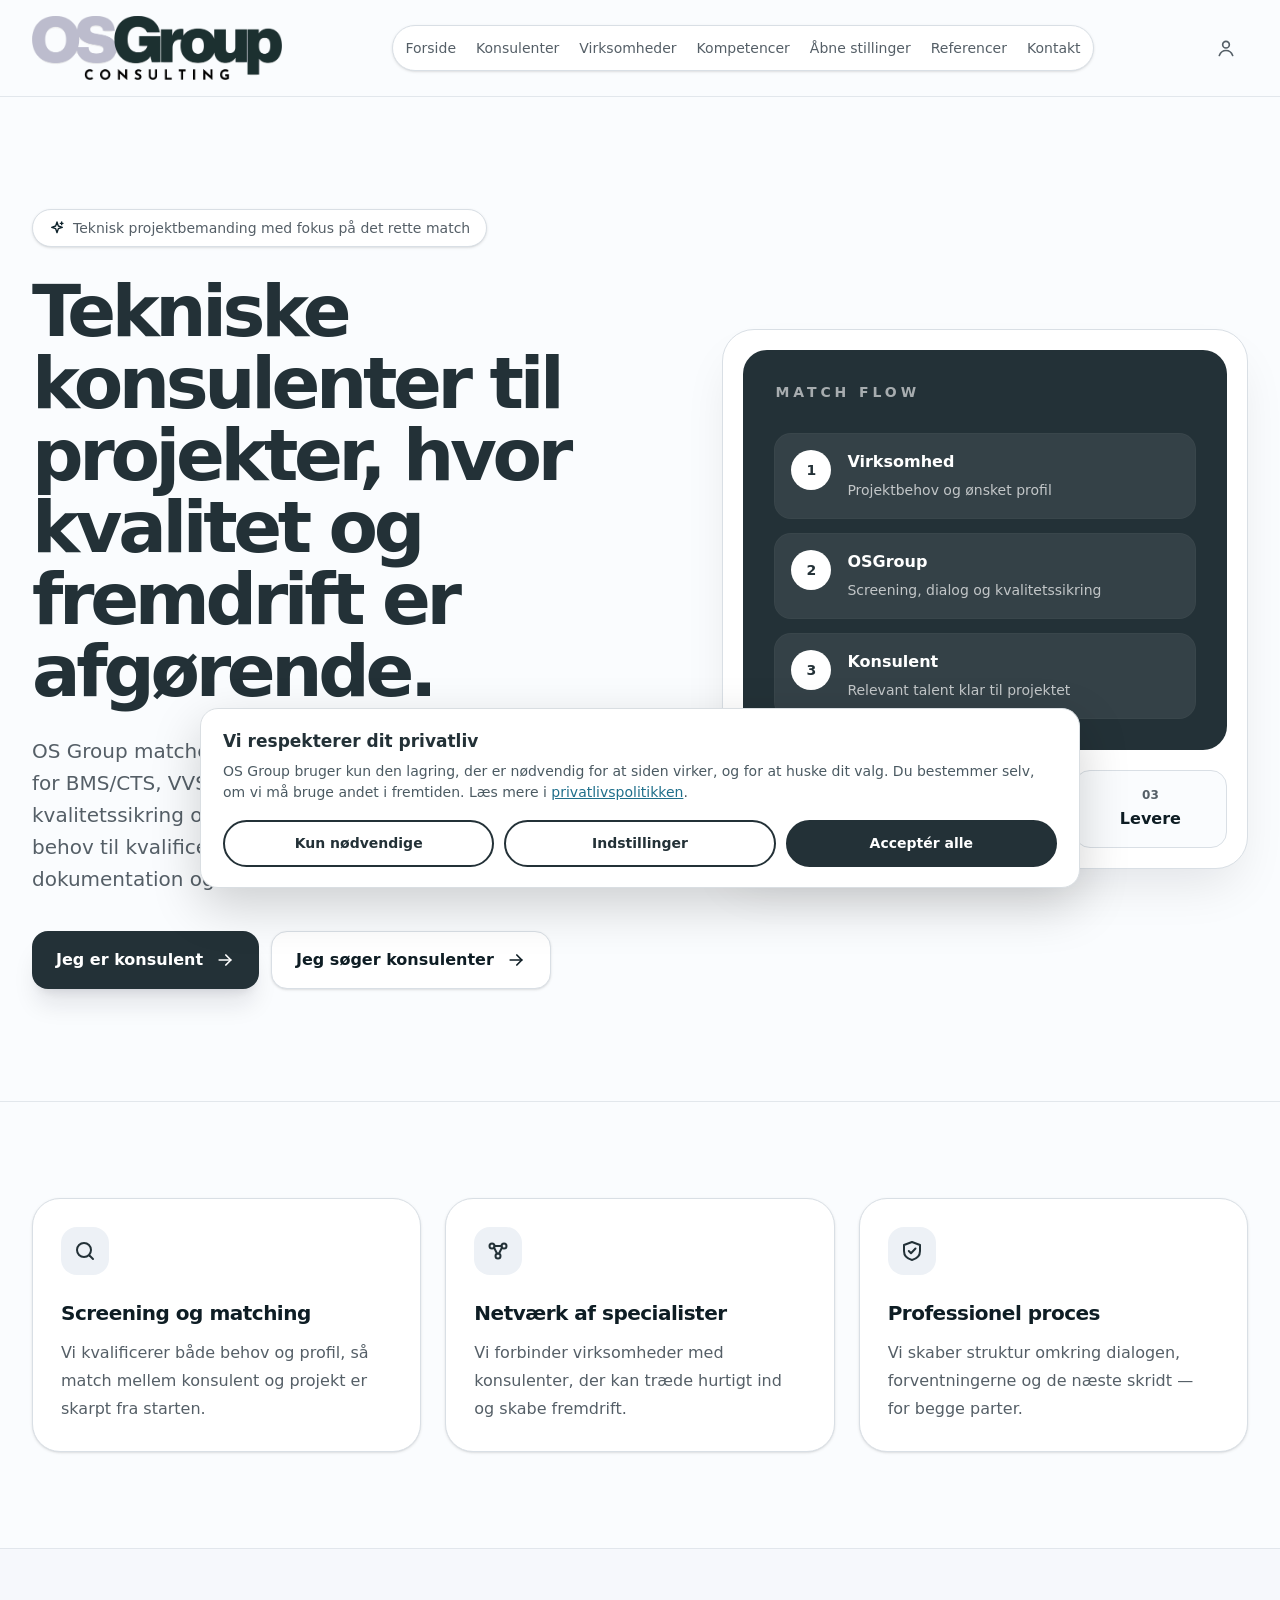
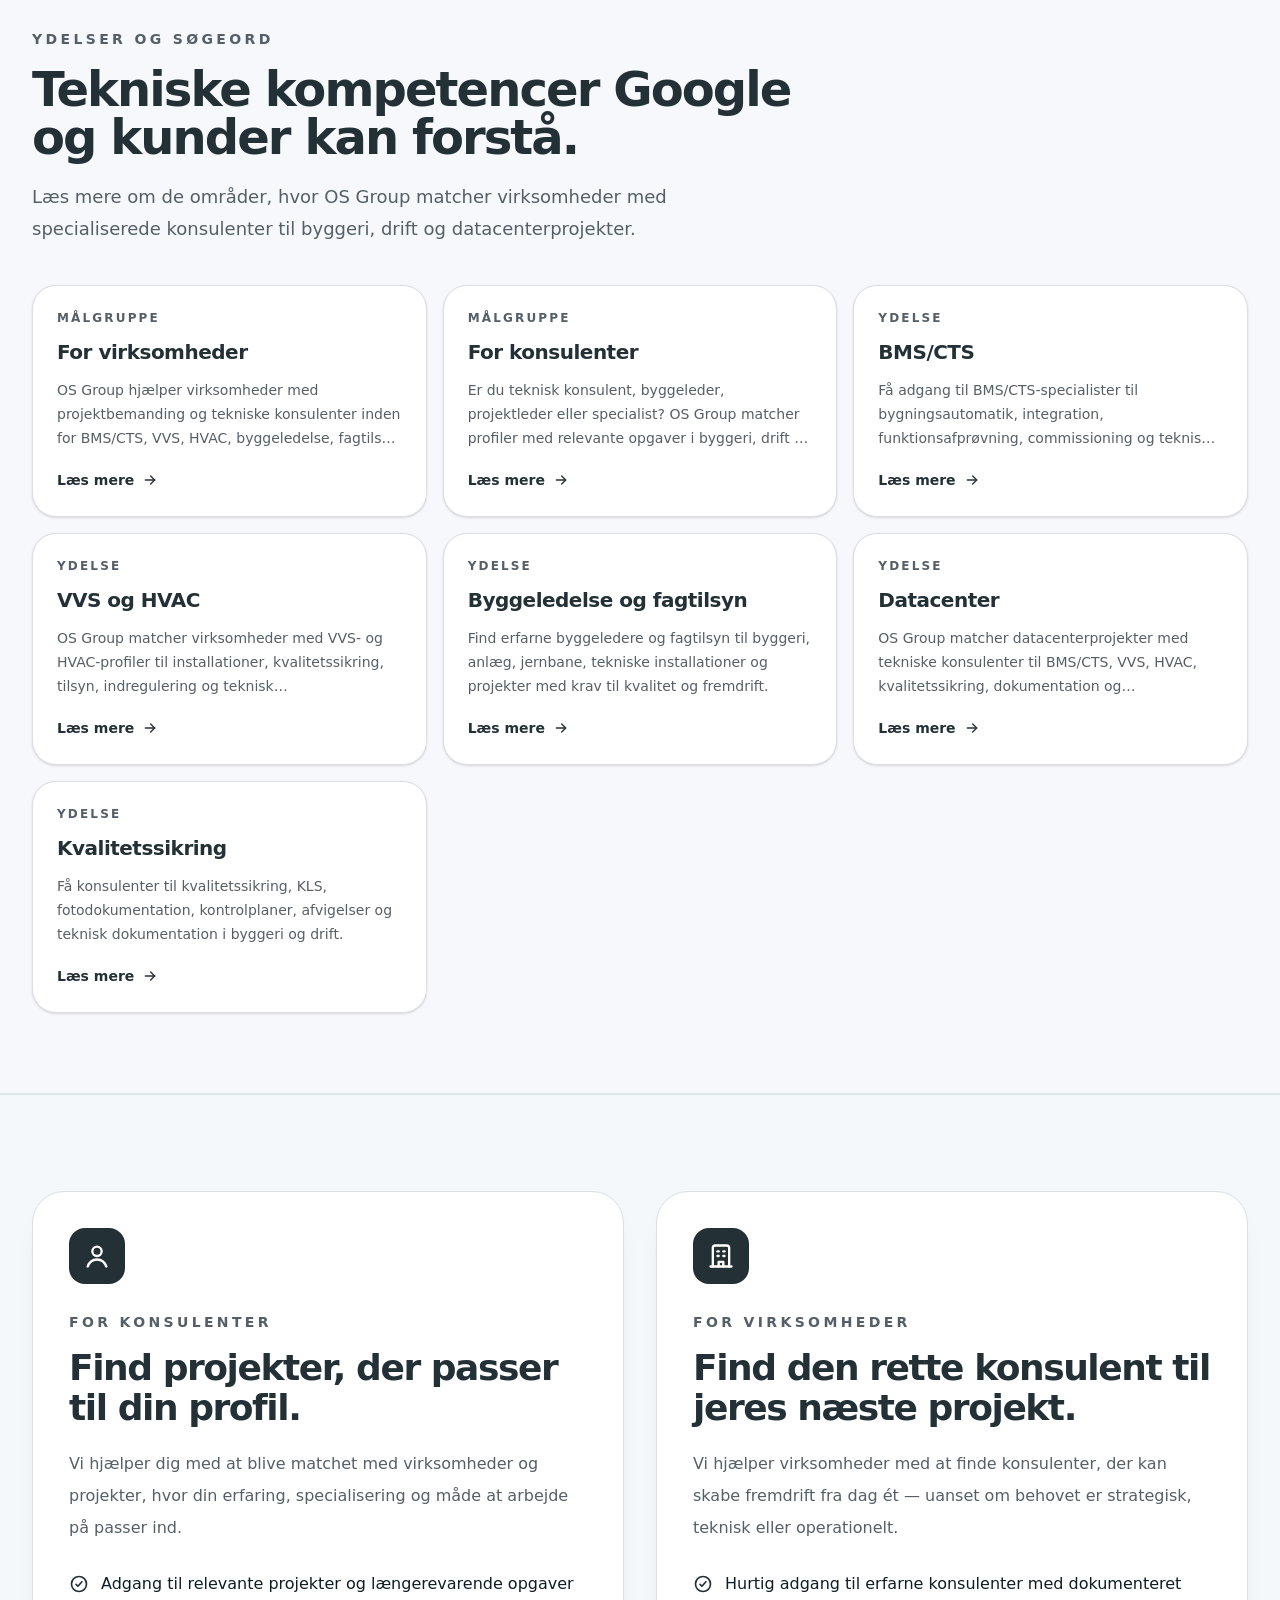
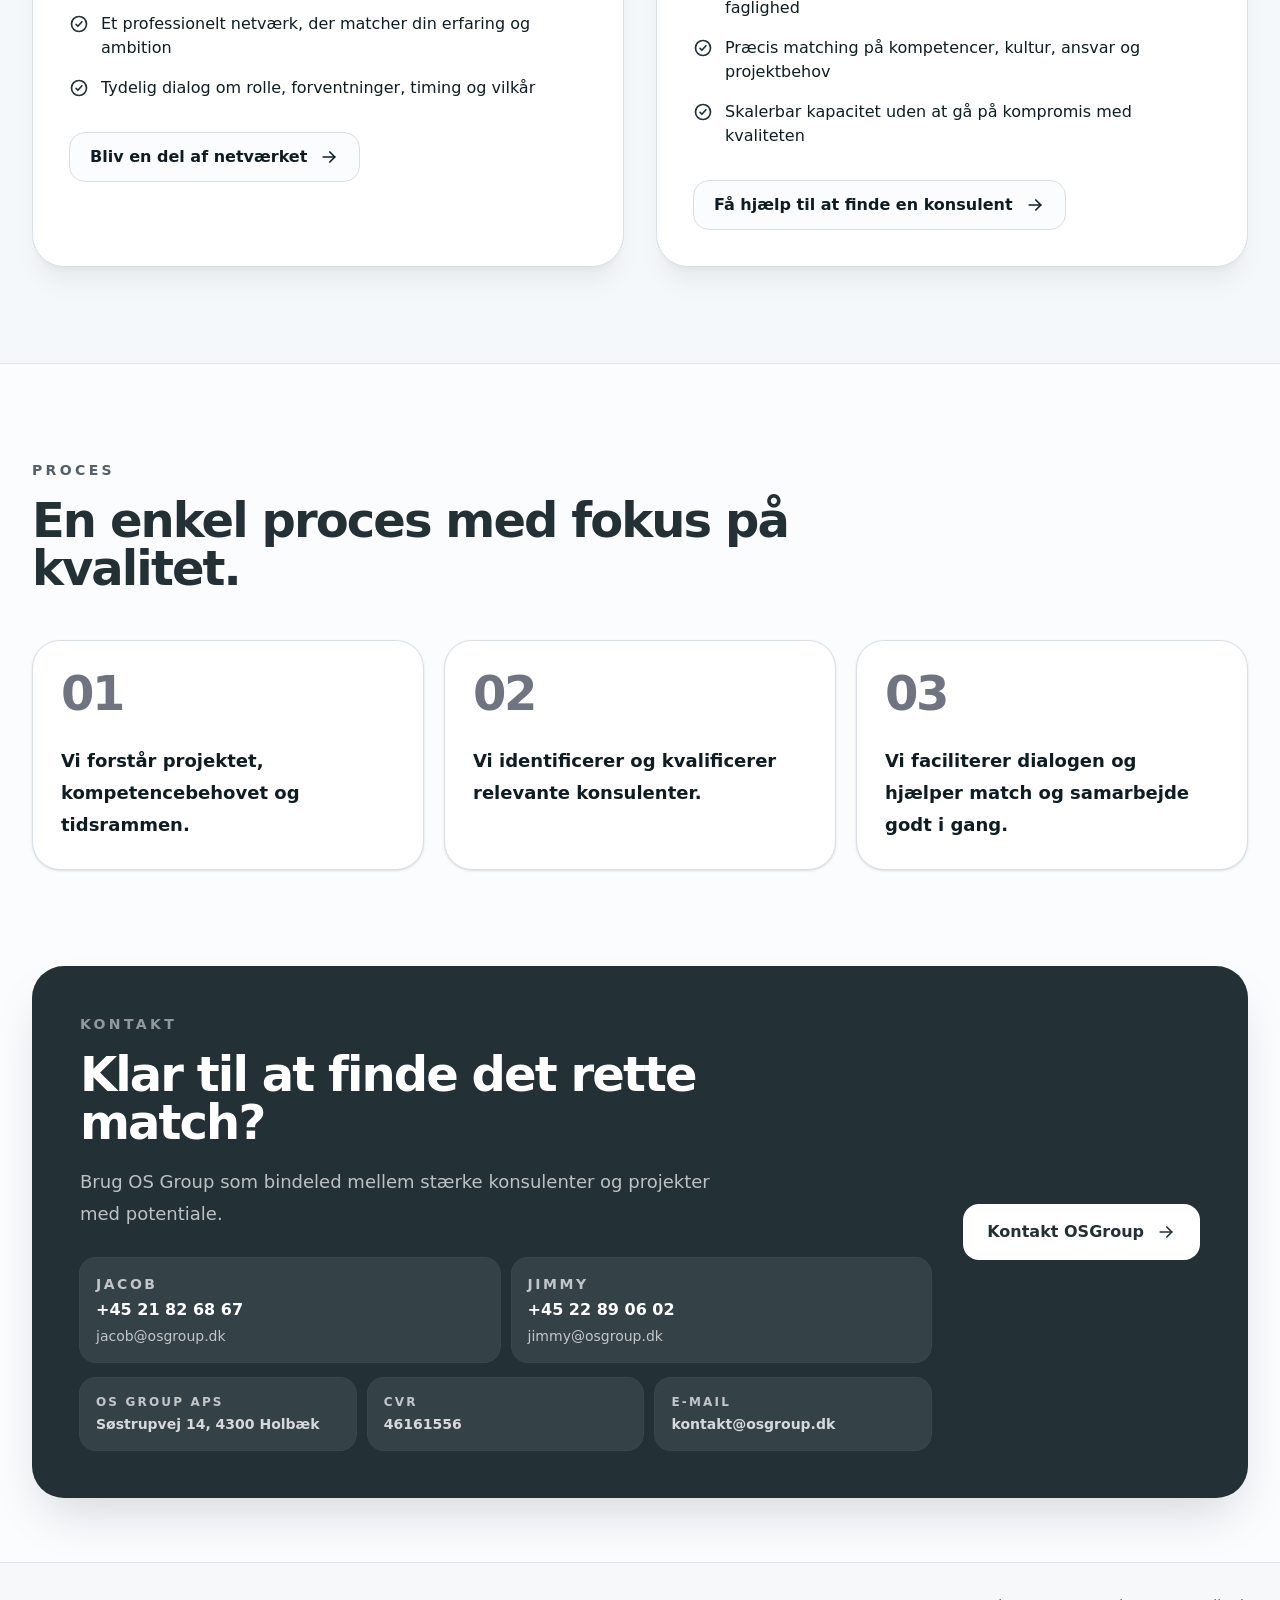
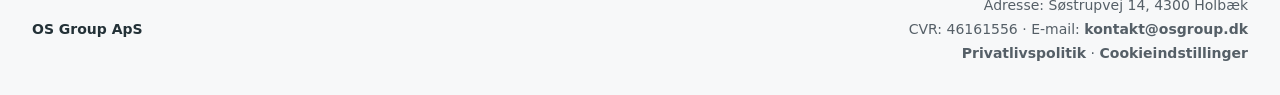
<file: index.html>
<!DOCTYPE html>
<html lang="da"><head>
    

    

    <meta charset="UTF-8">
    <link rel="icon" type="image/png" href="/favicon.png">
    <link rel="apple-touch-icon" href="/favicon.png">
    <meta name="viewport" content="width=device-width, initial-scale=1.0">
    <!-- Keep the public brand palette consistent, including on phones in dark mode. -->
    <meta name="color-scheme" content="light">
    <meta name="description" content="OS Group matcher virksomheder med tekniske konsulenter inden for byggeri, drift, datacenter, BMS/CTS, VVS, HVAC, byggeledelse og kvalitetssikring.">
    <meta property="og:title" content="OS Group | Tekniske konsulenter til byggeri, drift og datacenter">
    <meta property="og:description" content="OS Group matcher virksomheder med tekniske konsulenter inden for byggeri, drift, datacenter, BMS/CTS, VVS, HVAC, byggeledelse og kvalitetssikring.">
    <meta property="og:type" content="website">
    <meta property="og:url" content="https://www.osgroup.dk">
    <meta property="og:image" content="https://www.osgroup.dk/og-image.jpg">
    <meta name="twitter:card" content="summary_large_image">
    <meta name="twitter:title" content="OS Group | Tekniske konsulenter til byggeri, drift og datacenter">
    <meta name="twitter:description" content="OS Group matcher virksomheder med tekniske konsulenter inden for byggeri, drift, datacenter, BMS/CTS, VVS, HVAC, byggeledelse og kvalitetssikring.">
    <meta name="twitter:image" content="https://www.osgroup.dk/og-image.jpg">
    <title>OS Group | Tekniske konsulenter til byggeri, drift og datacenter</title>
  <link rel="stylesheet" href="/styles.css"><link rel="canonical" href="https://www.osgroup.dk"></head>
  <body>
    <div id="root"><main class="min-h-screen overflow-hidden bg-background text-foreground"><header class="sticky top-0 z-30 border-b border-border/70 bg-background/92 backdrop-blur-xl"><div class="mx-auto flex max-w-[90rem] items-center justify-between gap-4 px-3 py-4 sm:px-6 lg:flex-wrap lg:gap-x-4 lg:gap-y-3 lg:px-8 xl:flex-nowrap"><a href="/" aria-label="OS Group forside" class="flex min-w-0 shrink-0 items-center"><img src="/logo.png" alt="OS Group" width="860" height="219" decoding="async" fetchpriority="high" class="h-16 w-auto max-w-[min(220px,calc(100vw-136px))] object-contain sm:h-20 sm:max-w-[300px] lg:h-16 lg:max-w-[250px] 2xl:h-20 2xl:max-w-[315px]"></a><nav aria-label="Hovedmenu" class="hidden items-center gap-1 rounded-full border border-border bg-card p-1 text-sm text-muted-foreground shadow-sm lg:order-3 lg:flex lg:w-full lg:justify-center xl:order-none xl:w-auto"><a href="/" class="whitespace-nowrap rounded-full px-3 py-2 transition hover:bg-secondary hover:text-foreground xl:px-2 2xl:px-3">Forside</a><a href="/for-konsulenter" class="whitespace-nowrap rounded-full px-3 py-2 transition hover:bg-secondary hover:text-foreground xl:px-2 2xl:px-3">Konsulenter</a><a href="/for-virksomheder" class="whitespace-nowrap rounded-full px-3 py-2 transition hover:bg-secondary hover:text-foreground xl:px-2 2xl:px-3">Virksomheder</a><a href="/kompetencer" class="whitespace-nowrap rounded-full px-3 py-2 transition hover:bg-secondary hover:text-foreground xl:px-2 2xl:px-3">Kompetencer</a><a href="/aabne-stillinger" class="whitespace-nowrap rounded-full px-3 py-2 transition hover:bg-secondary hover:text-foreground xl:px-2 2xl:px-3">Åbne stillinger</a><a href="/referencer" class="whitespace-nowrap rounded-full px-3 py-2 transition hover:bg-secondary hover:text-foreground xl:px-2 2xl:px-3">Referencer</a><a href="/#kontakt" class="whitespace-nowrap rounded-full px-3 py-2 transition hover:bg-secondary hover:text-foreground xl:px-2 2xl:px-3">Kontakt</a></nav><div class="flex shrink-0 items-center gap-2"><div aria-label="Language selector" class="hidden rounded-full border border-border bg-card p-1 text-xs font-bold shadow-sm sm:flex"><button type="button" class="rounded-full px-3 py-2 transition bg-[#233137] text-white">🇩🇰 DA</button><button type="button" class="rounded-full px-3 py-2 transition text-muted-foreground hover:text-foreground">🇬🇧 EN</button></div><button type="button" aria-label="Åbn menu" aria-expanded="false" class="inline-flex h-11 w-11 items-center justify-center rounded-full border border-border bg-card text-[#233137] shadow-sm transition hover:bg-secondary lg:hidden dark:text-foreground"><svg viewBox="0 0 24 24" fill="none" stroke="currentColor" stroke-width="2" stroke-linecap="round" stroke-linejoin="round" aria-hidden="true" class="h-5 w-5"><path d="M4 7h16"></path><path d="M4 12h16"></path><path d="M4 17h16"></path></svg></button><a href="https://udbud.osgroup.dk" aria-label="Log ind på OS Group Udbudsportal" title="Log ind på OS Group Udbudsportal" class="inline-flex h-11 w-11 shrink-0 items-center justify-center rounded-full text-muted-foreground transition hover:bg-secondary hover:text-foreground focus-visible:outline-none focus-visible:ring-2 focus-visible:ring-ring focus-visible:ring-offset-2"><svg viewBox="0 0 24 24" fill="none" stroke="currentColor" stroke-width="2" stroke-linecap="round" stroke-linejoin="round" aria-hidden="true" class="h-5 w-5"><circle cx="12" cy="8" r="4"></circle><path d="M4 21c1.5-4 4.5-6 8-6s6.5 2 8 6"></path></svg></a></div></div></header><section id="forside" class="relative border-b border-border/70"><div class="absolute inset-x-0 top-0 -z-10 h-[620px] bg-[radial-gradient(circle_at_top_right,rgba(183,186,197,0.24),transparent_34%),linear-gradient(180deg,rgba(247,248,249,0.95),rgba(255,255,255,0))] dark:bg-[radial-gradient(circle_at_top_right,rgba(183,186,197,0.12),transparent_34%),linear-gradient(180deg,rgba(36,49,55,0.38),rgba(10,14,16,0))]"></div><div class="mx-auto grid max-w-7xl gap-12 px-5 py-16 sm:px-8 sm:py-24 lg:grid-cols-[1.1fr_0.9fr] lg:items-center lg:py-28"><div class="max-w-4xl"><div class="mb-7 inline-flex items-center gap-2 rounded-full border border-border bg-card px-4 py-2 text-sm font-medium text-muted-foreground shadow-sm"><svg viewBox="0 0 24 24" fill="none" stroke="currentColor" stroke-width="2" stroke-linecap="round" stroke-linejoin="round" aria-hidden="true" class="h-4 w-4 text-primary"><path d="M12 3 14 9l6 2-6 2-2 6-2-6-6-2 6-2 2-6Z"></path><path d="M19 3v4"></path><path d="M21 5h-4"></path></svg>Teknisk projektbemanding med fokus på det rette match</div><h1 class="max-w-5xl text-5xl font-black tracking-[-0.06em] text-[#233137] sm:text-6xl lg:text-7xl dark:text-foreground">Tekniske konsulenter til projekter, hvor kvalitet og fremdrift er afgørende.</h1><p class="mt-7 max-w-2xl text-lg leading-8 text-muted-foreground sm:text-xl">OS Group matcher virksomheder med erfarne specialister inden for BMS/CTS, VVS, HVAC, byggeledelse, fagtilsyn, kvalitetssikring og datacenterprojekter. Vi hjælper jer hurtigt fra behov til kvalificeret konsulent — med fokus på faglighed, dokumentation og fremdrift.</p><div class="mt-9 flex flex-col gap-3 sm:flex-row"><a href="/#konsulenter" class="group inline-flex items-center justify-center gap-3 rounded-2xl bg-[#233137] px-6 py-4 font-bold text-white shadow-xl shadow-slate-900/10 transition hover:-translate-y-1 hover:shadow-2xl dark:bg-primary dark:text-primary-foreground">Jeg er konsulent<svg viewBox="0 0 24 24" fill="none" stroke="currentColor" stroke-width="2" stroke-linecap="round" stroke-linejoin="round" aria-hidden="true" class="h-5 w-5 transition group-hover:translate-x-1"><path d="M5 12h14"></path><path d="m13 6 6 6-6 6"></path></svg></a><a href="/#virksomheder" class="group inline-flex items-center justify-center gap-3 rounded-2xl border border-border bg-card px-6 py-4 font-bold text-foreground shadow-sm transition hover:-translate-y-1 hover:shadow-xl">Jeg søger konsulenter<svg viewBox="0 0 24 24" fill="none" stroke="currentColor" stroke-width="2" stroke-linecap="round" stroke-linejoin="round" aria-hidden="true" class="h-5 w-5 transition group-hover:translate-x-1"><path d="M5 12h14"></path><path d="m13 6 6 6-6 6"></path></svg></a></div></div><div class="relative"><div class="rounded-[2rem] border border-border bg-card p-5 shadow-2xl shadow-slate-950/10"><div class="rounded-[1.5rem] bg-[#233137] p-6 text-white sm:p-8"><p class="text-sm font-semibold uppercase tracking-[0.28em] text-white/60">Match flow</p><div class="mt-8 space-y-4"><div class="flex gap-4 rounded-2xl bg-white/8 p-4 ring-1 ring-white/10"><div class="flex h-10 w-10 shrink-0 items-center justify-center rounded-full bg-white text-sm font-black text-[#233137]">1</div><div><p class="font-bold">Virksomhed</p><p class="mt-1 text-sm leading-6 text-white/70">Projektbehov og ønsket profil</p></div></div><div class="flex gap-4 rounded-2xl bg-white/8 p-4 ring-1 ring-white/10"><div class="flex h-10 w-10 shrink-0 items-center justify-center rounded-full bg-white text-sm font-black text-[#233137]">2</div><div><p class="font-bold">OSGroup</p><p class="mt-1 text-sm leading-6 text-white/70">Screening, dialog og kvalitetssikring</p></div></div><div class="flex gap-4 rounded-2xl bg-white/8 p-4 ring-1 ring-white/10"><div class="flex h-10 w-10 shrink-0 items-center justify-center rounded-full bg-white text-sm font-black text-[#233137]">3</div><div><p class="font-bold">Konsulent</p><p class="mt-1 text-sm leading-6 text-white/70">Relevant talent klar til projektet</p></div></div></div></div><div class="grid gap-3 pt-5 sm:grid-cols-3"><div class="rounded-2xl border border-border bg-background p-4 text-center"><div class="text-xs font-black text-muted-foreground">01</div><div class="mt-1 font-bold">Forstå</div></div><div class="rounded-2xl border border-border bg-background p-4 text-center"><div class="text-xs font-black text-muted-foreground">02</div><div class="mt-1 font-bold">Matche</div></div><div class="rounded-2xl border border-border bg-background p-4 text-center"><div class="text-xs font-black text-muted-foreground">03</div><div class="mt-1 font-bold">Levere</div></div></div></div></div></div></section><section class="mx-auto max-w-7xl px-5 py-16 sm:px-8 sm:py-24"><div class="grid gap-6 lg:grid-cols-3"><article class="rounded-[1.75rem] border border-border bg-card p-7 shadow-sm"><div class="flex h-12 w-12 items-center justify-center rounded-2xl bg-secondary text-[#233137] dark:text-foreground"><svg viewBox="0 0 24 24" fill="none" stroke="currentColor" stroke-width="2" stroke-linecap="round" stroke-linejoin="round" aria-hidden="true" class="h-6 w-6"><circle cx="11" cy="11" r="7"></circle><path d="m20 20-3.5-3.5"></path></svg></div><h2 class="mt-6 text-xl font-black tracking-tight">Screening og matching</h2><p class="mt-3 leading-7 text-muted-foreground">Vi kvalificerer både behov og profil, så match mellem konsulent og projekt er skarpt fra starten.</p></article><article class="rounded-[1.75rem] border border-border bg-card p-7 shadow-sm"><div class="flex h-12 w-12 items-center justify-center rounded-2xl bg-secondary text-[#233137] dark:text-foreground"><svg viewBox="0 0 24 24" fill="none" stroke="currentColor" stroke-width="2" stroke-linecap="round" stroke-linejoin="round" aria-hidden="true" class="h-6 w-6"><circle cx="6" cy="7" r="2.5"></circle><circle cx="18" cy="7" r="2.5"></circle><circle cx="12" cy="17" r="2.5"></circle><path d="m8 8.5 3 6"></path><path d="m16 8.5-3 6"></path><path d="M8.5 7h7"></path></svg></div><h2 class="mt-6 text-xl font-black tracking-tight">Netværk af specialister</h2><p class="mt-3 leading-7 text-muted-foreground">Vi forbinder virksomheder med konsulenter, der kan træde hurtigt ind og skabe fremdrift.</p></article><article class="rounded-[1.75rem] border border-border bg-card p-7 shadow-sm"><div class="flex h-12 w-12 items-center justify-center rounded-2xl bg-secondary text-[#233137] dark:text-foreground"><svg viewBox="0 0 24 24" fill="none" stroke="currentColor" stroke-width="2" stroke-linecap="round" stroke-linejoin="round" aria-hidden="true" class="h-6 w-6"><path d="M12 3 20 6v6c0 5-3.4 7.8-8 9-4.6-1.2-8-4-8-9V6l8-3Z"></path><path d="m8.8 12 2.2 2.2 4.5-4.7"></path></svg></div><h2 class="mt-6 text-xl font-black tracking-tight">Professionel proces</h2><p class="mt-3 leading-7 text-muted-foreground">Vi skaber struktur omkring dialogen, forventningerne og de næste skridt — for begge parter.</p></article></div></section><section class="border-y border-border/70 bg-secondary/35"><div class="mx-auto max-w-7xl px-5 py-16 sm:px-8 sm:py-20"><div class="max-w-3xl"><p class="text-sm font-black uppercase tracking-[0.24em] text-muted-foreground">Ydelser og søgeord</p><h2 class="mt-4 text-4xl font-black tracking-[-0.04em] text-[#233137] sm:text-5xl dark:text-foreground">Tekniske kompetencer Google og kunder kan forstå.</h2><p class="mt-5 text-lg leading-8 text-muted-foreground">Læs mere om de områder, hvor OS Group matcher virksomheder med specialiserede konsulenter til byggeri, drift og datacenterprojekter.</p></div><div class="mt-10 grid gap-4 md:grid-cols-2 xl:grid-cols-3"><a href="/for-virksomheder" class="group rounded-[1.5rem] border border-border bg-card p-6 shadow-sm transition hover:-translate-y-1 hover:shadow-xl"><p class="text-xs font-black uppercase tracking-[0.18em] text-muted-foreground">Målgruppe</p><h3 class="mt-3 text-xl font-black tracking-tight text-[#233137] dark:text-foreground">For virksomheder</h3><p class="mt-3 line-clamp-3 text-sm leading-6 text-muted-foreground">OS Group hjælper virksomheder med projektbemanding og tekniske konsulenter inden for BMS/CTS, VVS, HVAC, byggeledelse, fagtilsyn og datacenter.</p><span class="mt-5 inline-flex items-center gap-2 text-sm font-black text-[#233137] dark:text-foreground">Læs mere <svg viewBox="0 0 24 24" fill="none" stroke="currentColor" stroke-width="2" stroke-linecap="round" stroke-linejoin="round" aria-hidden="true" class="h-4 w-4 transition group-hover:translate-x-1"><path d="M5 12h14"></path><path d="m13 6 6 6-6 6"></path></svg></span></a><a href="/for-konsulenter" class="group rounded-[1.5rem] border border-border bg-card p-6 shadow-sm transition hover:-translate-y-1 hover:shadow-xl"><p class="text-xs font-black uppercase tracking-[0.18em] text-muted-foreground">Målgruppe</p><h3 class="mt-3 text-xl font-black tracking-tight text-[#233137] dark:text-foreground">For konsulenter</h3><p class="mt-3 line-clamp-3 text-sm leading-6 text-muted-foreground">Er du teknisk konsulent, byggeleder, projektleder eller specialist? OS Group matcher profiler med relevante opgaver i byggeri, drift og datacenter.</p><span class="mt-5 inline-flex items-center gap-2 text-sm font-black text-[#233137] dark:text-foreground">Læs mere <svg viewBox="0 0 24 24" fill="none" stroke="currentColor" stroke-width="2" stroke-linecap="round" stroke-linejoin="round" aria-hidden="true" class="h-4 w-4 transition group-hover:translate-x-1"><path d="M5 12h14"></path><path d="m13 6 6 6-6 6"></path></svg></span></a><a href="/kompetencer/bms-cts" class="group rounded-[1.5rem] border border-border bg-card p-6 shadow-sm transition hover:-translate-y-1 hover:shadow-xl"><p class="text-xs font-black uppercase tracking-[0.18em] text-muted-foreground">Ydelse</p><h3 class="mt-3 text-xl font-black tracking-tight text-[#233137] dark:text-foreground">BMS/CTS</h3><p class="mt-3 line-clamp-3 text-sm leading-6 text-muted-foreground">Få adgang til BMS/CTS-specialister til bygningsautomatik, integration, funktionsafprøvning, commissioning og teknisk koordinering.</p><span class="mt-5 inline-flex items-center gap-2 text-sm font-black text-[#233137] dark:text-foreground">Læs mere <svg viewBox="0 0 24 24" fill="none" stroke="currentColor" stroke-width="2" stroke-linecap="round" stroke-linejoin="round" aria-hidden="true" class="h-4 w-4 transition group-hover:translate-x-1"><path d="M5 12h14"></path><path d="m13 6 6 6-6 6"></path></svg></span></a><a href="/kompetencer/vvs-hvac" class="group rounded-[1.5rem] border border-border bg-card p-6 shadow-sm transition hover:-translate-y-1 hover:shadow-xl"><p class="text-xs font-black uppercase tracking-[0.18em] text-muted-foreground">Ydelse</p><h3 class="mt-3 text-xl font-black tracking-tight text-[#233137] dark:text-foreground">VVS og HVAC</h3><p class="mt-3 line-clamp-3 text-sm leading-6 text-muted-foreground">OS Group matcher virksomheder med VVS- og HVAC-profiler til installationer, kvalitetssikring, tilsyn, indregulering og teknisk projektopfølgning.</p><span class="mt-5 inline-flex items-center gap-2 text-sm font-black text-[#233137] dark:text-foreground">Læs mere <svg viewBox="0 0 24 24" fill="none" stroke="currentColor" stroke-width="2" stroke-linecap="round" stroke-linejoin="round" aria-hidden="true" class="h-4 w-4 transition group-hover:translate-x-1"><path d="M5 12h14"></path><path d="m13 6 6 6-6 6"></path></svg></span></a><a href="/kompetencer/byggeledelse-fagtilsyn" class="group rounded-[1.5rem] border border-border bg-card p-6 shadow-sm transition hover:-translate-y-1 hover:shadow-xl"><p class="text-xs font-black uppercase tracking-[0.18em] text-muted-foreground">Ydelse</p><h3 class="mt-3 text-xl font-black tracking-tight text-[#233137] dark:text-foreground">Byggeledelse og fagtilsyn</h3><p class="mt-3 line-clamp-3 text-sm leading-6 text-muted-foreground">Find erfarne byggeledere og fagtilsyn til byggeri, anlæg, jernbane, tekniske installationer og projekter med krav til kvalitet og fremdrift.</p><span class="mt-5 inline-flex items-center gap-2 text-sm font-black text-[#233137] dark:text-foreground">Læs mere <svg viewBox="0 0 24 24" fill="none" stroke="currentColor" stroke-width="2" stroke-linecap="round" stroke-linejoin="round" aria-hidden="true" class="h-4 w-4 transition group-hover:translate-x-1"><path d="M5 12h14"></path><path d="m13 6 6 6-6 6"></path></svg></span></a><a href="/kompetencer/datacenter" class="group rounded-[1.5rem] border border-border bg-card p-6 shadow-sm transition hover:-translate-y-1 hover:shadow-xl"><p class="text-xs font-black uppercase tracking-[0.18em] text-muted-foreground">Ydelse</p><h3 class="mt-3 text-xl font-black tracking-tight text-[#233137] dark:text-foreground">Datacenter</h3><p class="mt-3 line-clamp-3 text-sm leading-6 text-muted-foreground">OS Group matcher datacenterprojekter med tekniske konsulenter til BMS/CTS, VVS, HVAC, kvalitetssikring, dokumentation og byggeledelse.</p><span class="mt-5 inline-flex items-center gap-2 text-sm font-black text-[#233137] dark:text-foreground">Læs mere <svg viewBox="0 0 24 24" fill="none" stroke="currentColor" stroke-width="2" stroke-linecap="round" stroke-linejoin="round" aria-hidden="true" class="h-4 w-4 transition group-hover:translate-x-1"><path d="M5 12h14"></path><path d="m13 6 6 6-6 6"></path></svg></span></a><a href="/kompetencer/kvalitetssikring" class="group rounded-[1.5rem] border border-border bg-card p-6 shadow-sm transition hover:-translate-y-1 hover:shadow-xl"><p class="text-xs font-black uppercase tracking-[0.18em] text-muted-foreground">Ydelse</p><h3 class="mt-3 text-xl font-black tracking-tight text-[#233137] dark:text-foreground">Kvalitetssikring</h3><p class="mt-3 line-clamp-3 text-sm leading-6 text-muted-foreground">Få konsulenter til kvalitetssikring, KLS, fotodokumentation, kontrolplaner, afvigelser og teknisk dokumentation i byggeri og drift.</p><span class="mt-5 inline-flex items-center gap-2 text-sm font-black text-[#233137] dark:text-foreground">Læs mere <svg viewBox="0 0 24 24" fill="none" stroke="currentColor" stroke-width="2" stroke-linecap="round" stroke-linejoin="round" aria-hidden="true" class="h-4 w-4 transition group-hover:translate-x-1"><path d="M5 12h14"></path><path d="m13 6 6 6-6 6"></path></svg></span></a></div></div></section><section class="border-y border-border/70 bg-secondary/40"><div class="mx-auto grid max-w-7xl gap-8 px-5 py-16 sm:px-8 sm:py-24 lg:grid-cols-2"><article id="konsulenter" class="scroll-mt-28 rounded-[2rem] border border-border bg-card p-7 shadow-xl shadow-slate-950/5 sm:p-9"><div class="flex h-14 w-14 items-center justify-center rounded-2xl bg-[#233137] text-white dark:bg-primary dark:text-primary-foreground"><svg viewBox="0 0 24 24" fill="none" stroke="currentColor" stroke-width="2" stroke-linecap="round" stroke-linejoin="round" aria-hidden="true" class="h-7 w-7"><circle cx="12" cy="8" r="4"></circle><path d="M4 21c1.5-4 4.5-6 8-6s6.5 2 8 6"></path></svg></div><p class="mt-7 text-sm font-black uppercase tracking-[0.24em] text-muted-foreground">For konsulenter</p><h2 class="mt-4 text-3xl font-black tracking-[-0.04em] text-[#233137] sm:text-4xl dark:text-foreground">Find projekter, der passer til din profil.</h2><p class="mt-5 leading-8 text-muted-foreground">Vi hjælper dig med at blive matchet med virksomheder og projekter, hvor din erfaring, specialisering og måde at arbejde på passer ind.</p><ul class="mt-7 space-y-4"><li class="flex gap-3 text-sm leading-6 sm:text-base"><svg viewBox="0 0 24 24" fill="none" stroke="currentColor" stroke-width="2" stroke-linecap="round" stroke-linejoin="round" aria-hidden="true" class="mt-0.5 h-5 w-5 shrink-0 text-[#233137] dark:text-foreground"><circle cx="12" cy="12" r="9"></circle><path d="m8.5 12.5 2.2 2.2 4.8-5.4"></path></svg><span>Adgang til relevante projekter og længerevarende opgaver</span></li><li class="flex gap-3 text-sm leading-6 sm:text-base"><svg viewBox="0 0 24 24" fill="none" stroke="currentColor" stroke-width="2" stroke-linecap="round" stroke-linejoin="round" aria-hidden="true" class="mt-0.5 h-5 w-5 shrink-0 text-[#233137] dark:text-foreground"><circle cx="12" cy="12" r="9"></circle><path d="m8.5 12.5 2.2 2.2 4.8-5.4"></path></svg><span>Et professionelt netværk, der matcher din erfaring og ambition</span></li><li class="flex gap-3 text-sm leading-6 sm:text-base"><svg viewBox="0 0 24 24" fill="none" stroke="currentColor" stroke-width="2" stroke-linecap="round" stroke-linejoin="round" aria-hidden="true" class="mt-0.5 h-5 w-5 shrink-0 text-[#233137] dark:text-foreground"><circle cx="12" cy="12" r="9"></circle><path d="m8.5 12.5 2.2 2.2 4.8-5.4"></path></svg><span>Tydelig dialog om rolle, forventninger, timing og vilkår</span></li></ul><a href="/#kontakt" class="mt-8 inline-flex items-center gap-3 rounded-2xl border border-border bg-background px-5 py-3 font-bold transition hover:-translate-y-0.5 hover:shadow-lg">Bliv en del af netværket<svg viewBox="0 0 24 24" fill="none" stroke="currentColor" stroke-width="2" stroke-linecap="round" stroke-linejoin="round" aria-hidden="true" class="h-5 w-5"><path d="M5 12h14"></path><path d="m13 6 6 6-6 6"></path></svg></a></article><article id="virksomheder" class="scroll-mt-28 rounded-[2rem] border border-border bg-card p-7 shadow-xl shadow-slate-950/5 sm:p-9"><div class="flex h-14 w-14 items-center justify-center rounded-2xl bg-[#233137] text-white dark:bg-primary dark:text-primary-foreground"><svg viewBox="0 0 24 24" fill="none" stroke="currentColor" stroke-width="2" stroke-linecap="round" stroke-linejoin="round" aria-hidden="true" class="h-7 w-7"><path d="M5 21V5a2 2 0 0 1 2-2h10a2 2 0 0 1 2 2v16"></path><path d="M3 21h18"></path><path d="M9 8h1"></path><path d="M14 8h1"></path><path d="M9 12h1"></path><path d="M14 12h1"></path><path d="M10 21v-4h4v4"></path></svg></div><p class="mt-7 text-sm font-black uppercase tracking-[0.24em] text-muted-foreground">For virksomheder</p><h2 class="mt-4 text-3xl font-black tracking-[-0.04em] text-[#233137] sm:text-4xl dark:text-foreground">Find den rette konsulent til jeres næste projekt.</h2><p class="mt-5 leading-8 text-muted-foreground">Vi hjælper virksomheder med at finde konsulenter, der kan skabe fremdrift fra dag ét — uanset om behovet er strategisk, teknisk eller operationelt.</p><ul class="mt-7 space-y-4"><li class="flex gap-3 text-sm leading-6 sm:text-base"><svg viewBox="0 0 24 24" fill="none" stroke="currentColor" stroke-width="2" stroke-linecap="round" stroke-linejoin="round" aria-hidden="true" class="mt-0.5 h-5 w-5 shrink-0 text-[#233137] dark:text-foreground"><circle cx="12" cy="12" r="9"></circle><path d="m8.5 12.5 2.2 2.2 4.8-5.4"></path></svg><span>Hurtig adgang til erfarne konsulenter med dokumenteret faglighed</span></li><li class="flex gap-3 text-sm leading-6 sm:text-base"><svg viewBox="0 0 24 24" fill="none" stroke="currentColor" stroke-width="2" stroke-linecap="round" stroke-linejoin="round" aria-hidden="true" class="mt-0.5 h-5 w-5 shrink-0 text-[#233137] dark:text-foreground"><circle cx="12" cy="12" r="9"></circle><path d="m8.5 12.5 2.2 2.2 4.8-5.4"></path></svg><span>Præcis matching på kompetencer, kultur, ansvar og projektbehov</span></li><li class="flex gap-3 text-sm leading-6 sm:text-base"><svg viewBox="0 0 24 24" fill="none" stroke="currentColor" stroke-width="2" stroke-linecap="round" stroke-linejoin="round" aria-hidden="true" class="mt-0.5 h-5 w-5 shrink-0 text-[#233137] dark:text-foreground"><circle cx="12" cy="12" r="9"></circle><path d="m8.5 12.5 2.2 2.2 4.8-5.4"></path></svg><span>Skalerbar kapacitet uden at gå på kompromis med kvaliteten</span></li></ul><a href="/#kontakt" class="mt-8 inline-flex items-center gap-3 rounded-2xl border border-border bg-background px-5 py-3 font-bold transition hover:-translate-y-0.5 hover:shadow-lg">Få hjælp til at finde en konsulent<svg viewBox="0 0 24 24" fill="none" stroke="currentColor" stroke-width="2" stroke-linecap="round" stroke-linejoin="round" aria-hidden="true" class="h-5 w-5"><path d="M5 12h14"></path><path d="m13 6 6 6-6 6"></path></svg></a></article></div></section><section id="proces" class="mx-auto max-w-7xl px-5 py-16 sm:px-8 sm:py-24"><div class="max-w-3xl"><p class="text-sm font-black uppercase tracking-[0.24em] text-muted-foreground">Proces</p><h2 class="mt-4 text-4xl font-black tracking-[-0.04em] text-[#233137] sm:text-5xl dark:text-foreground">En enkel proces med fokus på kvalitet.</h2></div><div class="mt-12 grid gap-5 lg:grid-cols-3"><article class="rounded-[1.75rem] border border-border bg-card p-7 shadow-sm"><div class="text-5xl font-black tracking-tighter text-[#6f7480]">01</div><p class="mt-7 text-lg font-semibold leading-8">Vi forstår projektet, kompetencebehovet og tidsrammen.</p></article><article class="rounded-[1.75rem] border border-border bg-card p-7 shadow-sm"><div class="text-5xl font-black tracking-tighter text-[#6f7480]">02</div><p class="mt-7 text-lg font-semibold leading-8">Vi identificerer og kvalificerer relevante konsulenter.</p></article><article class="rounded-[1.75rem] border border-border bg-card p-7 shadow-sm"><div class="text-5xl font-black tracking-tighter text-[#6f7480]">03</div><p class="mt-7 text-lg font-semibold leading-8">Vi faciliterer dialogen og hjælper match og samarbejde godt i gang.</p></article></div></section><section id="kontakt" class="px-5 pb-10 sm:px-8 sm:pb-16"><div class="mx-auto max-w-7xl overflow-hidden rounded-[2rem] bg-[#233137] text-white shadow-2xl shadow-slate-950/15"><div class="grid gap-8 p-8 sm:p-12 lg:grid-cols-[1fr_auto] lg:items-center"><div><p class="text-sm font-black uppercase tracking-[0.24em] text-white/50">Kontakt</p><h2 class="mt-4 max-w-3xl text-3xl font-black tracking-[-0.04em] sm:text-5xl">Klar til at finde det rette match?</h2><p class="mt-5 max-w-2xl text-lg leading-8 text-white/70">Brug OS Group som bindeled mellem stærke konsulenter og projekter med potentiale.</p><div class="mt-7 grid gap-3 text-base font-semibold text-white sm:grid-cols-2"><a href="tel:+4521826867" class="rounded-2xl bg-white/8 p-4 ring-1 ring-white/10 transition hover:bg-white/12"><span class="block text-sm font-bold uppercase tracking-[0.18em] text-white/70">Jacob</span><span class="mt-1 block">+45 21 82 68 67</span><span class="mt-1 block text-sm font-medium text-white/70">jacob@osgroup.dk</span></a><a href="tel:+4522890602" class="rounded-2xl bg-white/8 p-4 ring-1 ring-white/10 transition hover:bg-white/12"><span class="block text-sm font-bold uppercase tracking-[0.18em] text-white/70">Jimmy</span><span class="mt-1 block">+45 22 89 06 02</span><span class="mt-1 block text-sm font-medium text-white/70">jimmy@osgroup.dk</span></a></div><div class="mt-4 grid gap-3 text-sm font-semibold text-white sm:grid-cols-3"><div class="rounded-2xl bg-white/8 p-4 ring-1 ring-white/10"><span class="block text-xs font-bold uppercase tracking-[0.18em] text-white/70">OS Group ApS</span><span class="mt-1 block text-white/80">Søstrupvej 14, 4300 Holbæk</span></div><div class="rounded-2xl bg-white/8 p-4 ring-1 ring-white/10"><span class="block text-xs font-bold uppercase tracking-[0.18em] text-white/70">CVR</span><span class="mt-1 block text-white/80">46161556</span></div><a href="mailto:kontakt@osgroup.dk" class="rounded-2xl bg-white/8 p-4 ring-1 ring-white/10 transition hover:bg-white/12"><span class="block text-xs font-bold uppercase tracking-[0.18em] text-white/70">E-mail</span><span class="mt-1 block text-white/80">kontakt@osgroup.dk</span></a></div></div><a href="mailto:kontakt@osgroup.dk?subject=Kontakt%20OSGroup%20Consulting" class="inline-flex items-center justify-center gap-3 rounded-2xl bg-white px-6 py-4 font-black text-[#233137] transition hover:-translate-y-1 hover:shadow-xl">Kontakt OSGroup<svg viewBox="0 0 24 24" fill="none" stroke="currentColor" stroke-width="2" stroke-linecap="round" stroke-linejoin="round" aria-hidden="true" class="h-5 w-5"><path d="M5 12h14"></path><path d="m13 6 6 6-6 6"></path></svg></a></div></div></section><footer class="border-t border-border/70 bg-[#f7f8f9] px-5 py-8 text-sm text-muted-foreground sm:px-8 dark:bg-card/30"><div class="mx-auto flex max-w-7xl flex-col gap-3 sm:flex-row sm:items-center sm:justify-between"><p class="font-black text-[#233137] dark:text-foreground">OS Group ApS</p><div class="flex flex-col gap-1 sm:items-end"><p>Adresse: Søstrupvej 14, 4300 Holbæk</p><p>CVR: 46161556 · E-mail: <a href="mailto:kontakt@osgroup.dk" class="font-bold underline-offset-4 hover:underline">kontakt@osgroup.dk</a></p></div></div></footer><aside role="dialog" aria-label="Cookieindstillinger" class="fixed inset-x-3 bottom-3 z-50 mx-auto max-w-4xl rounded-[1.5rem] border border-border bg-card p-4 shadow-2xl shadow-slate-950/20 sm:bottom-5 sm:p-5"><div class="grid gap-4 sm:grid-cols-[1fr_auto] sm:items-center"><div><h2 class="text-base font-black text-[#233137] dark:text-foreground">Vi bruger cookies</h2><p class="mt-1 text-sm leading-6 text-muted-foreground">Vi bruger nødvendige cookies for at få hjemmesiden til at fungere. Med dit samtykke kan vi også bruge cookies til statistik og forbedring af siden.</p></div><div class="grid gap-2 sm:grid-cols-2"><button type="button" class="min-h-11 rounded-2xl border border-border bg-background px-4 text-sm font-black transition hover:bg-secondary">Kun nødvendige</button><button type="button" class="min-h-11 rounded-2xl bg-[#233137] px-4 text-sm font-black text-white transition hover:-translate-y-0.5 hover:shadow-lg">Accepter alle</button></div></div></aside></main></div>
    
  

<script src="/site.js"></script></body></html>
</file>
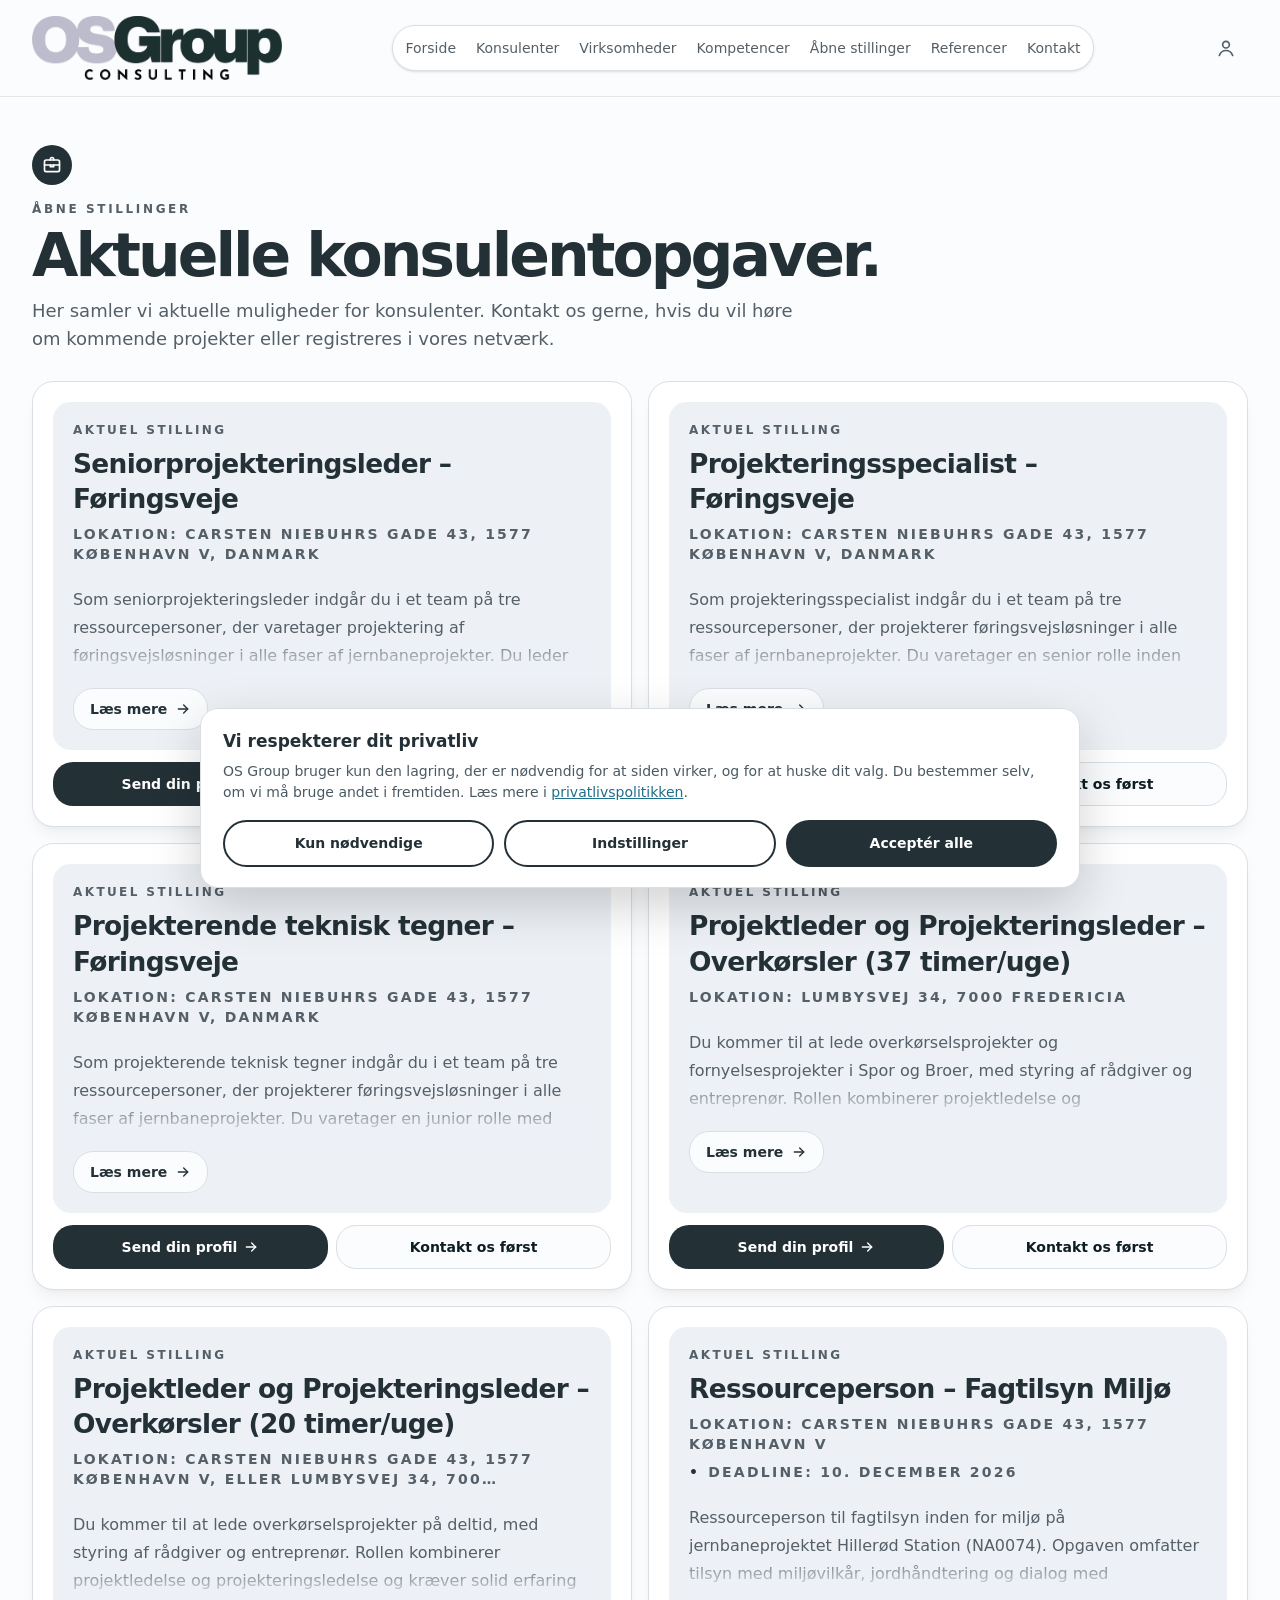
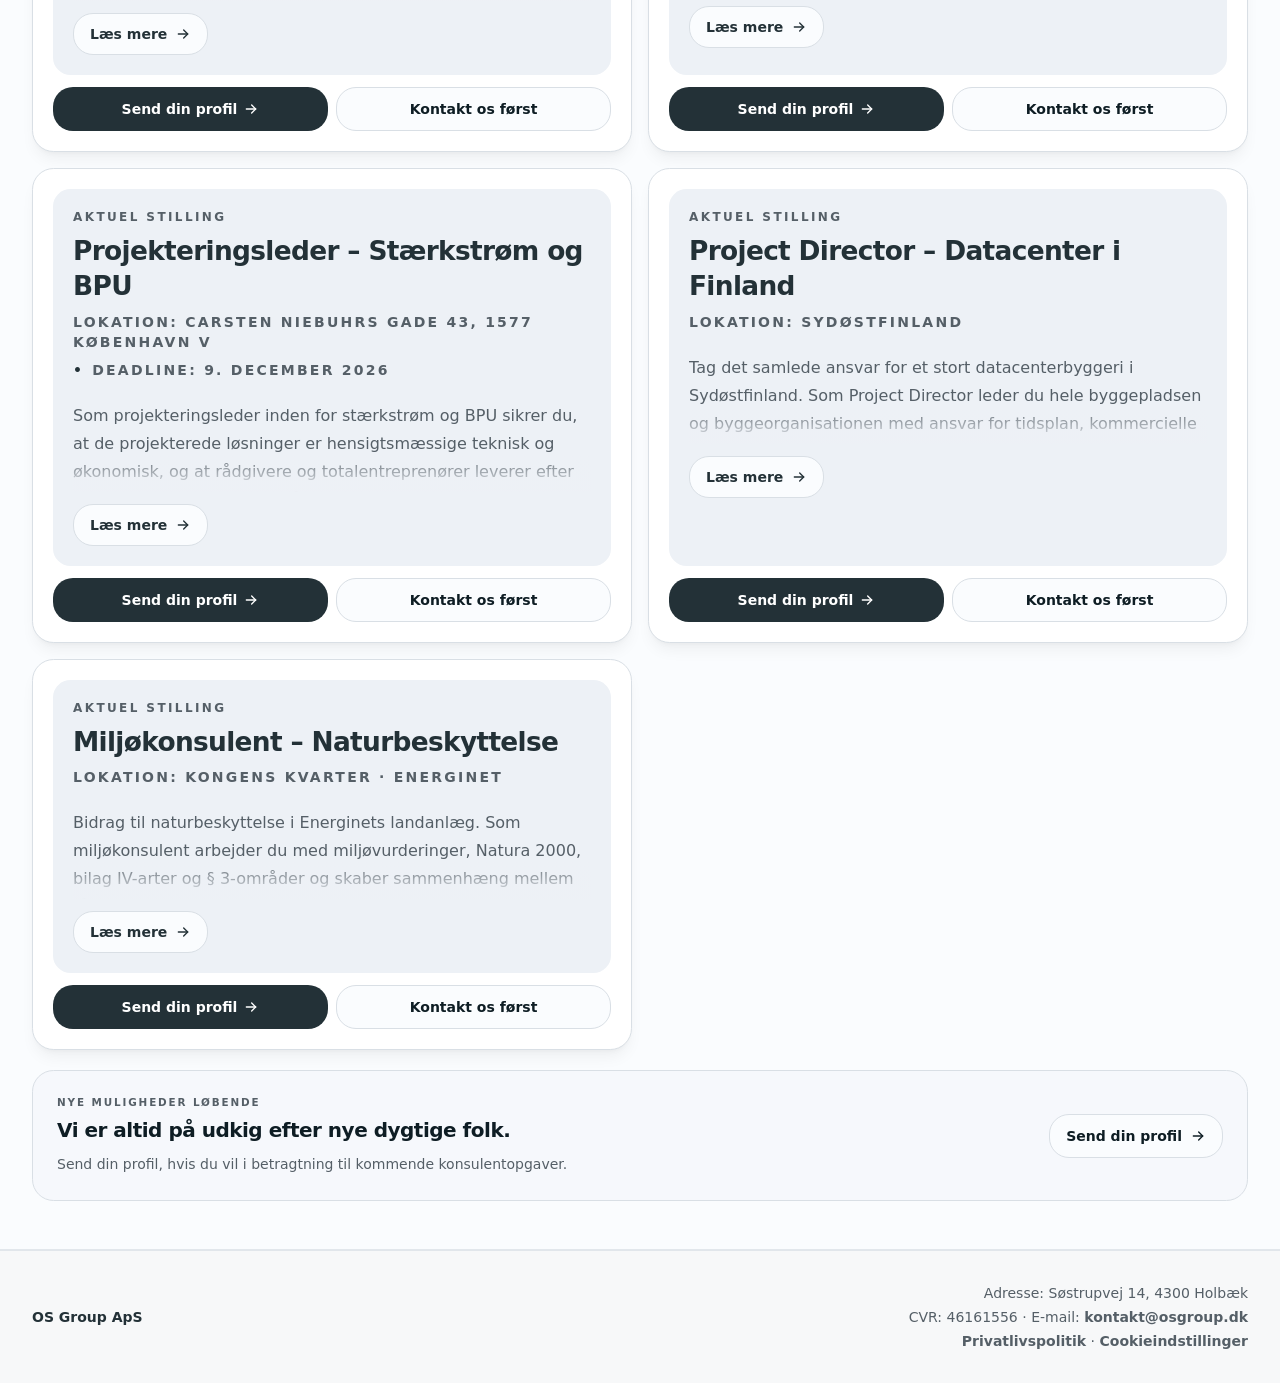
<file: aabne-stillinger/index.html>
<!DOCTYPE html>
<html lang="da"><head>
    

    

    <meta charset="UTF-8">
    <link rel="icon" type="image/png" href="/favicon.png">
    <link rel="apple-touch-icon" href="/favicon.png">
    <meta name="viewport" content="width=device-width, initial-scale=1.0">
    <!-- Keep the public brand palette consistent, including on phones in dark mode. -->
    <meta name="color-scheme" content="light">
    <meta name="description" content="Se aktuelle konsulentopgaver hos OS Group inden for tekniske projekter, byggeri, anlæg, VVS, datacenter og fagtilsyn.">
    <meta property="og:title" content="Åbne konsulentopgaver | OS Group">
    <meta property="og:description" content="Se aktuelle konsulentopgaver hos OS Group inden for tekniske projekter, byggeri, anlæg, VVS, datacenter og fagtilsyn.">
    <meta property="og:type" content="website">
    <meta property="og:url" content="https://www.osgroup.dk/aabne-stillinger">
    <meta property="og:image" content="https://www.osgroup.dk/og-image.jpg">
    <meta name="twitter:card" content="summary_large_image">
    <meta name="twitter:title" content="Åbne konsulentopgaver | OS Group">
    <meta name="twitter:description" content="Se aktuelle konsulentopgaver hos OS Group inden for tekniske projekter, byggeri, anlæg, VVS, datacenter og fagtilsyn.">
    <meta name="twitter:image" content="https://www.osgroup.dk/og-image.jpg">
    <title>Åbne konsulentopgaver | OS Group</title>
  <link rel="stylesheet" href="/styles.css"><link rel="canonical" href="https://www.osgroup.dk/aabne-stillinger"></head>
  <body>
    <div id="root"><main class="min-h-screen overflow-hidden bg-background text-foreground"><header class="sticky top-0 z-30 border-b border-border/70 bg-background/92 backdrop-blur-xl"><div class="mx-auto flex max-w-[90rem] items-center justify-between gap-4 px-3 py-4 sm:px-6 lg:flex-wrap lg:gap-x-4 lg:gap-y-3 lg:px-8 xl:flex-nowrap"><a href="/" aria-label="OS Group forside" class="flex min-w-0 shrink-0 items-center"><img src="/logo.png" alt="OS Group" width="860" height="219" decoding="async" fetchpriority="high" class="h-16 w-auto max-w-[min(220px,calc(100vw-136px))] object-contain sm:h-20 sm:max-w-[300px] lg:h-16 lg:max-w-[250px] 2xl:h-20 2xl:max-w-[315px]"></a><nav aria-label="Hovedmenu" class="hidden items-center gap-1 rounded-full border border-border bg-card p-1 text-sm text-muted-foreground shadow-sm lg:order-3 lg:flex lg:w-full lg:justify-center xl:order-none xl:w-auto"><a href="/" class="whitespace-nowrap rounded-full px-3 py-2 transition hover:bg-secondary hover:text-foreground xl:px-2 2xl:px-3">Forside</a><a href="/for-konsulenter" class="whitespace-nowrap rounded-full px-3 py-2 transition hover:bg-secondary hover:text-foreground xl:px-2 2xl:px-3">Konsulenter</a><a href="/for-virksomheder" class="whitespace-nowrap rounded-full px-3 py-2 transition hover:bg-secondary hover:text-foreground xl:px-2 2xl:px-3">Virksomheder</a><a href="/kompetencer" class="whitespace-nowrap rounded-full px-3 py-2 transition hover:bg-secondary hover:text-foreground xl:px-2 2xl:px-3">Kompetencer</a><a href="/aabne-stillinger" class="whitespace-nowrap rounded-full px-3 py-2 transition hover:bg-secondary hover:text-foreground xl:px-2 2xl:px-3">Åbne stillinger</a><a href="/referencer" class="whitespace-nowrap rounded-full px-3 py-2 transition hover:bg-secondary hover:text-foreground xl:px-2 2xl:px-3">Referencer</a><a href="/#kontakt" class="whitespace-nowrap rounded-full px-3 py-2 transition hover:bg-secondary hover:text-foreground xl:px-2 2xl:px-3">Kontakt</a></nav><div class="flex shrink-0 items-center gap-2"><div aria-label="Language selector" class="hidden rounded-full border border-border bg-card p-1 text-xs font-bold shadow-sm sm:flex"><button type="button" class="rounded-full px-3 py-2 transition bg-[#233137] text-white">🇩🇰 DA</button><button type="button" class="rounded-full px-3 py-2 transition text-muted-foreground hover:text-foreground">🇬🇧 EN</button></div><button type="button" aria-label="Åbn menu" aria-expanded="false" class="inline-flex h-11 w-11 items-center justify-center rounded-full border border-border bg-card text-[#233137] shadow-sm transition hover:bg-secondary lg:hidden dark:text-foreground"><svg viewBox="0 0 24 24" fill="none" stroke="currentColor" stroke-width="2" stroke-linecap="round" stroke-linejoin="round" aria-hidden="true" class="h-5 w-5"><path d="M4 7h16"></path><path d="M4 12h16"></path><path d="M4 17h16"></path></svg></button><a href="https://udbud.osgroup.dk" aria-label="Log ind på OS Group Udbudsportal" title="Log ind på OS Group Udbudsportal" class="inline-flex h-11 w-11 shrink-0 items-center justify-center rounded-full text-muted-foreground transition hover:bg-secondary hover:text-foreground focus-visible:outline-none focus-visible:ring-2 focus-visible:ring-ring focus-visible:ring-offset-2"><svg viewBox="0 0 24 24" fill="none" stroke="currentColor" stroke-width="2" stroke-linecap="round" stroke-linejoin="round" aria-hidden="true" class="h-5 w-5"><circle cx="12" cy="8" r="4"></circle><path d="M4 21c1.5-4 4.5-6 8-6s6.5 2 8 6"></path></svg></a></div></div></header><section class="relative min-h-[calc(100vh-140px)] border-b border-border/70"><div class="absolute inset-x-0 top-0 -z-10 h-[520px] bg-[radial-gradient(circle_at_top_right,rgba(183,186,197,0.24),transparent_34%),linear-gradient(180deg,rgba(247,248,249,0.95),rgba(255,255,255,0))] dark:bg-[radial-gradient(circle_at_top_right,rgba(183,186,197,0.12),transparent_34%),linear-gradient(180deg,rgba(36,49,55,0.38),rgba(10,14,16,0))]"></div><div class="mx-auto max-w-7xl px-5 py-7 sm:px-8 sm:py-12"><div class="max-w-4xl"><div class="flex h-10 w-10 items-center justify-center rounded-xl bg-[#233137] text-white dark:bg-primary dark:text-primary-foreground"><svg viewBox="0 0 24 24" fill="none" stroke="currentColor" stroke-width="2" stroke-linecap="round" stroke-linejoin="round" aria-hidden="true" class="h-5 w-5"><path d="M10 6V5a2 2 0 0 1 2-2h0a2 2 0 0 1 2 2v1"></path><rect x="3" y="6" width="18" height="14" rx="2"></rect><path d="M3 12h18"></path><path d="M10 12v2h4v-2"></path></svg></div><p class="mt-4 text-xs font-black uppercase tracking-[0.22em] text-muted-foreground">Åbne stillinger</p><h1 class="mt-2 max-w-5xl text-3xl font-black tracking-[-0.05em] text-[#233137] sm:text-5xl lg:text-6xl dark:text-foreground">Aktuelle konsulentopgaver.</h1><p class="mt-3 max-w-3xl text-sm leading-6 text-muted-foreground sm:text-lg sm:leading-7">Her samler vi aktuelle muligheder for konsulenter. Kontakt os gerne, hvis du vil høre om kommende projekter eller registreres i vores netværk.</p></div><div class="mt-7 space-y-5"><div class="grid gap-4 lg:grid-cols-2"><article class="group/job flex h-full flex-col rounded-[1.35rem] border border-border bg-card p-3 shadow-lg shadow-slate-950/5 sm:p-5"><div class="flex flex-1 flex-col rounded-[1.1rem] bg-secondary p-3.5 sm:p-5"><p class="text-xs font-black uppercase tracking-[0.2em] text-muted-foreground">Aktuel stilling</p><h2 class="mt-2 text-2xl font-black tracking-tight text-[#233137] lg:text-[1.65rem] dark:text-foreground">Seniorprojekteringsleder – Føringsveje</h2><div class="mt-2 flex flex-wrap gap-2 text-xs font-bold uppercase tracking-[0.16em] text-muted-foreground sm:text-sm"><span>Lokation: Carsten Niebuhrs Gade 43, 1577 København V, Danmark</span></div><section class="mt-4 max-h-24 overflow-hidden text-sm leading-6 text-muted-foreground group-has-[[open]]/job:max-h-none group-has-[[open]]/job:overflow-visible sm:text-base sm:leading-7"><p class="mt-1.5">Som seniorprojekteringsleder indgår du i et team på tre ressourcepersoner, der varetager projektering af føringsvejsløsninger i alle faser af jernbaneprojekter. Du leder projekteringen på flere samtidige projekter og bidrager til sidemandsoplæring af interne kolleger.</p></section><div class="pointer-events-none -mt-10 h-10 bg-gradient-to-t from-secondary to-transparent group-has-[[open]]/job:hidden"></div><details class="group mt-3"><summary class="inline-flex cursor-pointer list-none items-center gap-2 rounded-xl border border-border bg-background px-4 py-2.5 text-sm font-black text-[#233137] transition hover:-translate-y-0.5 hover:shadow-md dark:text-foreground [&amp;::-webkit-details-marker]:hidden"><span class="group-open:hidden">Læs mere</span><span class="hidden group-open:inline">Vis mindre</span><svg viewBox="0 0 24 24" fill="none" stroke="currentColor" stroke-width="2" stroke-linecap="round" stroke-linejoin="round" aria-hidden="true" class="h-4 w-4 transition group-open:rotate-90"><path d="M5 12h14"></path><path d="m13 6 6 6-6 6"></path></svg></summary><div class="mt-5 space-y-5 text-sm leading-6 text-muted-foreground sm:text-base sm:leading-7"><section><h3 class="font-black text-[#233137] dark:text-foreground">Opgaven</h3><ul class="mt-3 space-y-2 text-sm font-semibold text-[#233137] dark:text-foreground"><li class="flex gap-2.5"><svg viewBox="0 0 24 24" fill="none" stroke="currentColor" stroke-width="2" stroke-linecap="round" stroke-linejoin="round" aria-hidden="true" class="mt-0.5 h-4 w-4 shrink-0"><circle cx="12" cy="12" r="9"></circle><path d="m8.5 12.5 2.2 2.2 4.8-5.4"></path></svg><span>Indgå som projekteringsleder på flere forskellige og samtidige projekter af varierende kompleksitet.</span></li><li class="flex gap-2.5"><svg viewBox="0 0 24 24" fill="none" stroke="currentColor" stroke-width="2" stroke-linecap="round" stroke-linejoin="round" aria-hidden="true" class="mt-0.5 h-4 w-4 shrink-0"><circle cx="12" cy="12" r="9"></circle><path d="m8.5 12.5 2.2 2.2 4.8-5.4"></path></svg><span>Varetage en rolle som fagleder ved egenprojektering af føringsveje, samtidig med at du leder projekteringen af fx øvrige rådgivere på andre projekter.</span></li><li class="flex gap-2.5"><svg viewBox="0 0 24 24" fill="none" stroke="currentColor" stroke-width="2" stroke-linecap="round" stroke-linejoin="round" aria-hidden="true" class="mt-0.5 h-4 w-4 shrink-0"><circle cx="12" cy="12" r="9"></circle><path d="m8.5 12.5 2.2 2.2 4.8-5.4"></path></svg><span>Deltage i alle faser af et projekts levetid og have ansvar for at tilvejebringe relevant baggrundsviden, bl.a. i form af kabel-id o.l.</span></li><li class="flex gap-2.5"><svg viewBox="0 0 24 24" fill="none" stroke="currentColor" stroke-width="2" stroke-linecap="round" stroke-linejoin="round" aria-hidden="true" class="mt-0.5 h-4 w-4 shrink-0"><circle cx="12" cy="12" r="9"></circle><path d="m8.5 12.5 2.2 2.2 4.8-5.4"></path></svg><span>Bistå med projekteringsledelse af føringsvejsprojekter.</span></li><li class="flex gap-2.5"><svg viewBox="0 0 24 24" fill="none" stroke="currentColor" stroke-width="2" stroke-linecap="round" stroke-linejoin="round" aria-hidden="true" class="mt-0.5 h-4 w-4 shrink-0"><circle cx="12" cy="12" r="9"></circle><path d="m8.5 12.5 2.2 2.2 4.8-5.4"></path></svg><span>Bistå med praktiske erfaringer omkring føringsvejsprojektering.</span></li><li class="flex gap-2.5"><svg viewBox="0 0 24 24" fill="none" stroke="currentColor" stroke-width="2" stroke-linecap="round" stroke-linejoin="round" aria-hidden="true" class="mt-0.5 h-4 w-4 shrink-0"><circle cx="12" cy="12" r="9"></circle><path d="m8.5 12.5 2.2 2.2 4.8-5.4"></path></svg><span>Bistå med grænsefladehåndtering med andre fag, herunder spor, broer og konstruktioner, geoteknik, afvanding, arealer og miljø m.v.</span></li><li class="flex gap-2.5"><svg viewBox="0 0 24 24" fill="none" stroke="currentColor" stroke-width="2" stroke-linecap="round" stroke-linejoin="round" aria-hidden="true" class="mt-0.5 h-4 w-4 shrink-0"><circle cx="12" cy="12" r="9"></circle><path d="m8.5 12.5 2.2 2.2 4.8-5.4"></path></svg><span>Bistå med sidemandsoplæring til interne ressourcer.</span></li><li class="flex gap-2.5"><svg viewBox="0 0 24 24" fill="none" stroke="currentColor" stroke-width="2" stroke-linecap="round" stroke-linejoin="round" aria-hidden="true" class="mt-0.5 h-4 w-4 shrink-0"><circle cx="12" cy="12" r="9"></circle><path d="m8.5 12.5 2.2 2.2 4.8-5.4"></path></svg><span>Bistå med standardisering af ydelser omkring kabel-id, herunder fx input til udbud af rammeaftale for kabel-id.</span></li><li class="flex gap-2.5"><svg viewBox="0 0 24 24" fill="none" stroke="currentColor" stroke-width="2" stroke-linecap="round" stroke-linejoin="round" aria-hidden="true" class="mt-0.5 h-4 w-4 shrink-0"><circle cx="12" cy="12" r="9"></circle><path d="m8.5 12.5 2.2 2.2 4.8-5.4"></path></svg><span>Varetage opgaverne i funktionsbeskrivelsen for en projekteringsleder, bl.a.:</span></li><li class="flex gap-2.5"><svg viewBox="0 0 24 24" fill="none" stroke="currentColor" stroke-width="2" stroke-linecap="round" stroke-linejoin="round" aria-hidden="true" class="mt-0.5 h-4 w-4 shrink-0"><circle cx="12" cy="12" r="9"></circle><path d="m8.5 12.5 2.2 2.2 4.8-5.4"></path></svg><span>Sikre, at tekniske forhold er korrekt beskrevet i sikkerhedsbærende dokumenter.</span></li><li class="flex gap-2.5"><svg viewBox="0 0 24 24" fill="none" stroke="currentColor" stroke-width="2" stroke-linecap="round" stroke-linejoin="round" aria-hidden="true" class="mt-0.5 h-4 w-4 shrink-0"><circle cx="12" cy="12" r="9"></circle><path d="m8.5 12.5 2.2 2.2 4.8-5.4"></path></svg><span>Kvalitetssikre rådgiveres leverancer og lede/styre projekteringen.</span></li><li class="flex gap-2.5"><svg viewBox="0 0 24 24" fill="none" stroke="currentColor" stroke-width="2" stroke-linecap="round" stroke-linejoin="round" aria-hidden="true" class="mt-0.5 h-4 w-4 shrink-0"><circle cx="12" cy="12" r="9"></circle><path d="m8.5 12.5 2.2 2.2 4.8-5.4"></path></svg><span>Bidrage til screeninger for CSM-risikoforhold og kvalitetssikre farelog og risikovurderinger.</span></li><li class="flex gap-2.5"><svg viewBox="0 0 24 24" fill="none" stroke="currentColor" stroke-width="2" stroke-linecap="round" stroke-linejoin="round" aria-hidden="true" class="mt-0.5 h-4 w-4 shrink-0"><circle cx="12" cy="12" r="9"></circle><path d="m8.5 12.5 2.2 2.2 4.8-5.4"></path></svg><span>Identificere dispensations- og godkendelsesbehov hos relevante myndigheder.</span></li><li class="flex gap-2.5"><svg viewBox="0 0 24 24" fill="none" stroke="currentColor" stroke-width="2" stroke-linecap="round" stroke-linejoin="round" aria-hidden="true" class="mt-0.5 h-4 w-4 shrink-0"><circle cx="12" cy="12" r="9"></circle><path d="m8.5 12.5 2.2 2.2 4.8-5.4"></path></svg><span>Bistå projektleder ved udbud af rådgivningsydelser, udbudsmateriale og bygherreleverancer.</span></li><li class="flex gap-2.5"><svg viewBox="0 0 24 24" fill="none" stroke="currentColor" stroke-width="2" stroke-linecap="round" stroke-linejoin="round" aria-hidden="true" class="mt-0.5 h-4 w-4 shrink-0"><circle cx="12" cy="12" r="9"></circle><path d="m8.5 12.5 2.2 2.2 4.8-5.4"></path></svg><span>Bidrage til erfarings- og videndeling på tværs af fag og projekter.</span></li><li class="flex gap-2.5"><svg viewBox="0 0 24 24" fill="none" stroke="currentColor" stroke-width="2" stroke-linecap="round" stroke-linejoin="round" aria-hidden="true" class="mt-0.5 h-4 w-4 shrink-0"><circle cx="12" cy="12" r="9"></circle><path d="m8.5 12.5 2.2 2.2 4.8-5.4"></path></svg><span>Kunne indgå selvstændigt på andre opgaver og ikke altid som del af teamet.</span></li></ul></section><section><h3 class="font-black text-[#233137] dark:text-foreground">Rammer</h3><ul class="mt-3 space-y-2 text-sm font-semibold text-[#233137] dark:text-foreground"><li class="flex gap-2.5"><svg viewBox="0 0 24 24" fill="none" stroke="currentColor" stroke-width="2" stroke-linecap="round" stroke-linejoin="round" aria-hidden="true" class="mt-0.5 h-4 w-4 shrink-0"><circle cx="12" cy="12" r="9"></circle><path d="m8.5 12.5 2.2 2.2 4.8-5.4"></path></svg><span>Carsten Niebuhrs Gade 43, 1577 København V, Danmark.</span></li><li class="flex gap-2.5"><svg viewBox="0 0 24 24" fill="none" stroke="currentColor" stroke-width="2" stroke-linecap="round" stroke-linejoin="round" aria-hidden="true" class="mt-0.5 h-4 w-4 shrink-0"><circle cx="12" cy="12" r="9"></circle><path d="m8.5 12.5 2.2 2.2 4.8-5.4"></path></svg><span>Opgaverne udføres fysisk fra adressen, medmindre andet aftales.</span></li><li class="flex gap-2.5"><svg viewBox="0 0 24 24" fill="none" stroke="currentColor" stroke-width="2" stroke-linecap="round" stroke-linejoin="round" aria-hidden="true" class="mt-0.5 h-4 w-4 shrink-0"><circle cx="12" cy="12" r="9"></circle><path d="m8.5 12.5 2.2 2.2 4.8-5.4"></path></svg><span>Arbejde fra andre lokationer kan forekomme i mindre omfang.</span></li><li class="flex gap-2.5"><svg viewBox="0 0 24 24" fill="none" stroke="currentColor" stroke-width="2" stroke-linecap="round" stroke-linejoin="round" aria-hidden="true" class="mt-0.5 h-4 w-4 shrink-0"><circle cx="12" cy="12" r="9"></circle><path d="m8.5 12.5 2.2 2.2 4.8-5.4"></path></svg><span>Opstart 4. januar 2027 eller snarest derefter.</span></li><li class="flex gap-2.5"><svg viewBox="0 0 24 24" fill="none" stroke="currentColor" stroke-width="2" stroke-linecap="round" stroke-linejoin="round" aria-hidden="true" class="mt-0.5 h-4 w-4 shrink-0"><circle cx="12" cy="12" r="9"></circle><path d="m8.5 12.5 2.2 2.2 4.8-5.4"></path></svg><span>Perioden løber til og med 31. december 2027.</span></li><li class="flex gap-2.5"><svg viewBox="0 0 24 24" fill="none" stroke="currentColor" stroke-width="2" stroke-linecap="round" stroke-linejoin="round" aria-hidden="true" class="mt-0.5 h-4 w-4 shrink-0"><circle cx="12" cy="12" r="9"></circle><path d="m8.5 12.5 2.2 2.2 4.8-5.4"></path></svg><span>25 timer ugentligt.</span></li><li class="flex gap-2.5"><svg viewBox="0 0 24 24" fill="none" stroke="currentColor" stroke-width="2" stroke-linecap="round" stroke-linejoin="round" aria-hidden="true" class="mt-0.5 h-4 w-4 shrink-0"><circle cx="12" cy="12" r="9"></circle><path d="m8.5 12.5 2.2 2.2 4.8-5.4"></path></svg><span>Timerne præsteres inden for normal arbejdstid (hverdage 8–17).</span></li><li class="flex gap-2.5"><svg viewBox="0 0 24 24" fill="none" stroke="currentColor" stroke-width="2" stroke-linecap="round" stroke-linejoin="round" aria-hidden="true" class="mt-0.5 h-4 w-4 shrink-0"><circle cx="12" cy="12" r="9"></circle><path d="m8.5 12.5 2.2 2.2 4.8-5.4"></path></svg><span>Arbejde uden for normal arbejdstid sker kun efter forudgående aftale.</span></li><li class="flex gap-2.5"><svg viewBox="0 0 24 24" fill="none" stroke="currentColor" stroke-width="2" stroke-linecap="round" stroke-linejoin="round" aria-hidden="true" class="mt-0.5 h-4 w-4 shrink-0"><circle cx="12" cy="12" r="9"></circle><path d="m8.5 12.5 2.2 2.2 4.8-5.4"></path></svg><span>Helligdage, juleaftensdag, nytårsaftensdag og grundlovsdag fratrækkes den ugentlige arbejdstid.</span></li></ul></section><section><h3 class="font-black text-[#233137] dark:text-foreground">Vi søger</h3><ul class="mt-3 space-y-2 text-sm font-semibold text-[#233137] dark:text-foreground"><li class="flex gap-2.5"><svg viewBox="0 0 24 24" fill="none" stroke="currentColor" stroke-width="2" stroke-linecap="round" stroke-linejoin="round" aria-hidden="true" class="mt-0.5 h-4 w-4 shrink-0"><circle cx="12" cy="12" r="9"></circle><path d="m8.5 12.5 2.2 2.2 4.8-5.4"></path></svg><span>Minimum 8 års akkumuleret erfaring som projekteringsleder inden for føringsveje, sikring eller stærkstrøm.</span></li><li class="flex gap-2.5"><svg viewBox="0 0 24 24" fill="none" stroke="currentColor" stroke-width="2" stroke-linecap="round" stroke-linejoin="round" aria-hidden="true" class="mt-0.5 h-4 w-4 shrink-0"><circle cx="12" cy="12" r="9"></circle><path d="m8.5 12.5 2.2 2.2 4.8-5.4"></path></svg><span>Erfaring som projekteringsleder inden for føringsveje, sikring eller stærkstrøm på minimum 3 jernbaneprojekter med en anlægssum på over 200.000.000 kr. på hvert enkelt projekt.</span></li><li class="flex gap-2.5"><svg viewBox="0 0 24 24" fill="none" stroke="currentColor" stroke-width="2" stroke-linecap="round" stroke-linejoin="round" aria-hidden="true" class="mt-0.5 h-4 w-4 shrink-0"><circle cx="12" cy="12" r="9"></circle><path d="m8.5 12.5 2.2 2.2 4.8-5.4"></path></svg><span>Kunne arbejde selvstændigt og lede flere projekter samtidigt.</span></li><li class="flex gap-2.5"><svg viewBox="0 0 24 24" fill="none" stroke="currentColor" stroke-width="2" stroke-linecap="round" stroke-linejoin="round" aria-hidden="true" class="mt-0.5 h-4 w-4 shrink-0"><circle cx="12" cy="12" r="9"></circle><path d="m8.5 12.5 2.2 2.2 4.8-5.4"></path></svg><span>Arbejdssproget er dansk, medmindre andet aftales.</span></li><li class="flex gap-2.5"><svg viewBox="0 0 24 24" fill="none" stroke="currentColor" stroke-width="2" stroke-linecap="round" stroke-linejoin="round" aria-hidden="true" class="mt-0.5 h-4 w-4 shrink-0"><circle cx="12" cy="12" r="9"></circle><path d="m8.5 12.5 2.2 2.2 4.8-5.4"></path></svg><span>Kurset "Pas på, på banen" (PPPB) skal være bestået, og gyldigt legitimationskort skal kunne fremvises, hvis du opholder dig i eller ved sporet.</span></li><li class="flex gap-2.5"><svg viewBox="0 0 24 24" fill="none" stroke="currentColor" stroke-width="2" stroke-linecap="round" stroke-linejoin="round" aria-hidden="true" class="mt-0.5 h-4 w-4 shrink-0"><circle cx="12" cy="12" r="9"></circle><path d="m8.5 12.5 2.2 2.2 4.8-5.4"></path></svg><span>Overholde reglerne for arbejde, ophold og færdsel i sporet (Sikkerhedsreglement, Operationelle regler Fjernbanen og Operationelle regler S-banen).</span></li><li class="flex gap-2.5"><svg viewBox="0 0 24 24" fill="none" stroke="currentColor" stroke-width="2" stroke-linecap="round" stroke-linejoin="round" aria-hidden="true" class="mt-0.5 h-4 w-4 shrink-0"><circle cx="12" cy="12" r="9"></circle><path d="m8.5 12.5 2.2 2.2 4.8-5.4"></path></svg><span>Gennemføre og bestå e-læringskurserne "God forvaltningsskik", "10 råd for god informationssikkerhed" og "Journalisering", før den tildelte e-mailadresse tages i brug.</span></li></ul></section><section><h3 class="font-black text-[#233137] dark:text-foreground">Profil</h3><ul class="mt-3 space-y-2 text-sm font-semibold text-[#233137] dark:text-foreground"><li class="flex gap-2.5"><svg viewBox="0 0 24 24" fill="none" stroke="currentColor" stroke-width="2" stroke-linecap="round" stroke-linejoin="round" aria-hidden="true" class="mt-0.5 h-4 w-4 shrink-0"><circle cx="12" cy="12" r="9"></circle><path d="m8.5 12.5 2.2 2.2 4.8-5.4"></path></svg><span>Erfaren projekteringsleder med mindst 8 års erfaring inden for føringsveje, sikring eller stærkstrøm.</span></li><li class="flex gap-2.5"><svg viewBox="0 0 24 24" fill="none" stroke="currentColor" stroke-width="2" stroke-linecap="round" stroke-linejoin="round" aria-hidden="true" class="mt-0.5 h-4 w-4 shrink-0"><circle cx="12" cy="12" r="9"></circle><path d="m8.5 12.5 2.2 2.2 4.8-5.4"></path></svg><span>Har ledet projektering på mindst tre store jernbaneprojekter med anlægssum over 200 mio. kr.</span></li><li class="flex gap-2.5"><svg viewBox="0 0 24 24" fill="none" stroke="currentColor" stroke-width="2" stroke-linecap="round" stroke-linejoin="round" aria-hidden="true" class="mt-0.5 h-4 w-4 shrink-0"><circle cx="12" cy="12" r="9"></circle><path d="m8.5 12.5 2.2 2.2 4.8-5.4"></path></svg><span>Kan lede flere samtidige projekter af varierende kompleksitet og fungere som fagleder.</span></li><li class="flex gap-2.5"><svg viewBox="0 0 24 24" fill="none" stroke="currentColor" stroke-width="2" stroke-linecap="round" stroke-linejoin="round" aria-hidden="true" class="mt-0.5 h-4 w-4 shrink-0"><circle cx="12" cy="12" r="9"></circle><path d="m8.5 12.5 2.2 2.2 4.8-5.4"></path></svg><span>Selvstændig og med gode evner til grænsefladehåndtering og sidemandsoplæring.</span></li></ul></section></div></details></div><div class="mt-3 grid grid-cols-2 gap-2"><a href="mailto:kontakt@osgroup.dk?subject=Seniorprojekteringsleder%20%E2%80%93%20F%C3%B8ringsveje%20-%20konsulentprofil&amp;body=Hej%20OS%20Group%0A%0AJeg%20vedh%C3%A6fter%20mit%20CV%20til%20denne%20mail.%0A%0AMed%20venlig%20hilsen%0A" class="inline-flex min-h-11 items-center justify-center gap-1.5 rounded-xl bg-[#233137] px-3 py-2.5 text-center text-xs font-bold text-white transition hover:-translate-y-0.5 hover:shadow-md sm:text-sm dark:bg-primary dark:text-primary-foreground">Send din profil<svg viewBox="0 0 24 24" fill="none" stroke="currentColor" stroke-width="2" stroke-linecap="round" stroke-linejoin="round" aria-hidden="true" class="h-4 w-4"><path d="M5 12h14"></path><path d="m13 6 6 6-6 6"></path></svg></a><a href="/#kontakt" class="inline-flex min-h-11 items-center justify-center gap-1.5 rounded-xl border border-border bg-background px-3 py-2.5 text-center text-xs font-bold transition hover:-translate-y-0.5 hover:shadow-md sm:text-sm">Kontakt os først</a></div></article><article class="group/job flex h-full flex-col rounded-[1.35rem] border border-border bg-card p-3 shadow-lg shadow-slate-950/5 sm:p-5"><div class="flex flex-1 flex-col rounded-[1.1rem] bg-secondary p-3.5 sm:p-5"><p class="text-xs font-black uppercase tracking-[0.2em] text-muted-foreground">Aktuel stilling</p><h2 class="mt-2 text-2xl font-black tracking-tight text-[#233137] lg:text-[1.65rem] dark:text-foreground">Projekteringsspecialist – Føringsveje</h2><div class="mt-2 flex flex-wrap gap-2 text-xs font-bold uppercase tracking-[0.16em] text-muted-foreground sm:text-sm"><span>Lokation: Carsten Niebuhrs Gade 43, 1577 København V, Danmark</span></div><section class="mt-4 max-h-24 overflow-hidden text-sm leading-6 text-muted-foreground group-has-[[open]]/job:max-h-none group-has-[[open]]/job:overflow-visible sm:text-base sm:leading-7"><p class="mt-1.5">Som projekteringsspecialist indgår du i et team på tre ressourcepersoner, der projekterer føringsvejsløsninger i alle faser af jernbaneprojekter. Du varetager en senior rolle inden for design og projektering af nye og eksisterende føringsveje.</p></section><div class="pointer-events-none -mt-10 h-10 bg-gradient-to-t from-secondary to-transparent group-has-[[open]]/job:hidden"></div><details class="group mt-3"><summary class="inline-flex cursor-pointer list-none items-center gap-2 rounded-xl border border-border bg-background px-4 py-2.5 text-sm font-black text-[#233137] transition hover:-translate-y-0.5 hover:shadow-md dark:text-foreground [&amp;::-webkit-details-marker]:hidden"><span class="group-open:hidden">Læs mere</span><span class="hidden group-open:inline">Vis mindre</span><svg viewBox="0 0 24 24" fill="none" stroke="currentColor" stroke-width="2" stroke-linecap="round" stroke-linejoin="round" aria-hidden="true" class="h-4 w-4 transition group-open:rotate-90"><path d="M5 12h14"></path><path d="m13 6 6 6-6 6"></path></svg></summary><div class="mt-5 space-y-5 text-sm leading-6 text-muted-foreground sm:text-base sm:leading-7"><section><h3 class="font-black text-[#233137] dark:text-foreground">Opgaven</h3><ul class="mt-3 space-y-2 text-sm font-semibold text-[#233137] dark:text-foreground"><li class="flex gap-2.5"><svg viewBox="0 0 24 24" fill="none" stroke="currentColor" stroke-width="2" stroke-linecap="round" stroke-linejoin="round" aria-hidden="true" class="mt-0.5 h-4 w-4 shrink-0"><circle cx="12" cy="12" r="9"></circle><path d="m8.5 12.5 2.2 2.2 4.8-5.4"></path></svg><span>Varetage en senior rolle inden for projektering af føringsvejsløsninger.</span></li><li class="flex gap-2.5"><svg viewBox="0 0 24 24" fill="none" stroke="currentColor" stroke-width="2" stroke-linecap="round" stroke-linejoin="round" aria-hidden="true" class="mt-0.5 h-4 w-4 shrink-0"><circle cx="12" cy="12" r="9"></circle><path d="m8.5 12.5 2.2 2.2 4.8-5.4"></path></svg><span>Varetage alle funktioner ved fastlæggelse og design af nye føringsveje.</span></li><li class="flex gap-2.5"><svg viewBox="0 0 24 24" fill="none" stroke="currentColor" stroke-width="2" stroke-linecap="round" stroke-linejoin="round" aria-hidden="true" class="mt-0.5 h-4 w-4 shrink-0"><circle cx="12" cy="12" r="9"></circle><path d="m8.5 12.5 2.2 2.2 4.8-5.4"></path></svg><span>Bidrage med metodebeskrivelser til håndtering af eksisterende føringsveje i alle typer projekter, herunder sporfornyelsesprojekter.</span></li><li class="flex gap-2.5"><svg viewBox="0 0 24 24" fill="none" stroke="currentColor" stroke-width="2" stroke-linecap="round" stroke-linejoin="round" aria-hidden="true" class="mt-0.5 h-4 w-4 shrink-0"><circle cx="12" cy="12" r="9"></circle><path d="m8.5 12.5 2.2 2.2 4.8-5.4"></path></svg><span>Bidrage med metoder og processer for bæreevneeftervisning af eksisterende ledningsanlæg, bl.a. ved last- og/eller hastighedsopgradering af eksisterende banestrækninger.</span></li><li class="flex gap-2.5"><svg viewBox="0 0 24 24" fill="none" stroke="currentColor" stroke-width="2" stroke-linecap="round" stroke-linejoin="round" aria-hidden="true" class="mt-0.5 h-4 w-4 shrink-0"><circle cx="12" cy="12" r="9"></circle><path d="m8.5 12.5 2.2 2.2 4.8-5.4"></path></svg><span>Projektere alle typer af føringsveje, herunder opgravningsfri metoder, og kunne redegøre for deres styrker og svagheder i projekterne.</span></li><li class="flex gap-2.5"><svg viewBox="0 0 24 24" fill="none" stroke="currentColor" stroke-width="2" stroke-linecap="round" stroke-linejoin="round" aria-hidden="true" class="mt-0.5 h-4 w-4 shrink-0"><circle cx="12" cy="12" r="9"></circle><path d="m8.5 12.5 2.2 2.2 4.8-5.4"></path></svg><span>Projektere opgravningsfri metoder, herunder STUX og NUTX, samt gennempresninger.</span></li><li class="flex gap-2.5"><svg viewBox="0 0 24 24" fill="none" stroke="currentColor" stroke-width="2" stroke-linecap="round" stroke-linejoin="round" aria-hidden="true" class="mt-0.5 h-4 w-4 shrink-0"><circle cx="12" cy="12" r="9"></circle><path d="m8.5 12.5 2.2 2.2 4.8-5.4"></path></svg><span>Projektere kabelrender.</span></li><li class="flex gap-2.5"><svg viewBox="0 0 24 24" fill="none" stroke="currentColor" stroke-width="2" stroke-linecap="round" stroke-linejoin="round" aria-hidden="true" class="mt-0.5 h-4 w-4 shrink-0"><circle cx="12" cy="12" r="9"></circle><path d="m8.5 12.5 2.2 2.2 4.8-5.4"></path></svg><span>Projektere øvrige føringsveje.</span></li><li class="flex gap-2.5"><svg viewBox="0 0 24 24" fill="none" stroke="currentColor" stroke-width="2" stroke-linecap="round" stroke-linejoin="round" aria-hidden="true" class="mt-0.5 h-4 w-4 shrink-0"><circle cx="12" cy="12" r="9"></circle><path d="m8.5 12.5 2.2 2.2 4.8-5.4"></path></svg><span>Udarbejde dispensationsansøgninger i henhold til BN1-13 og tilhørende regelsæt.</span></li><li class="flex gap-2.5"><svg viewBox="0 0 24 24" fill="none" stroke="currentColor" stroke-width="2" stroke-linecap="round" stroke-linejoin="round" aria-hidden="true" class="mt-0.5 h-4 w-4 shrink-0"><circle cx="12" cy="12" r="9"></circle><path d="m8.5 12.5 2.2 2.2 4.8-5.4"></path></svg><span>Koordinere grænseflader med øvrige fag i fagpakken føringsveje, herunder projektering i forbindelse med sporfornyelser.</span></li><li class="flex gap-2.5"><svg viewBox="0 0 24 24" fill="none" stroke="currentColor" stroke-width="2" stroke-linecap="round" stroke-linejoin="round" aria-hidden="true" class="mt-0.5 h-4 w-4 shrink-0"><circle cx="12" cy="12" r="9"></circle><path d="m8.5 12.5 2.2 2.2 4.8-5.4"></path></svg><span>Deltage i sidemandsoplæring inden for dit ekspertiseområde.</span></li><li class="flex gap-2.5"><svg viewBox="0 0 24 24" fill="none" stroke="currentColor" stroke-width="2" stroke-linecap="round" stroke-linejoin="round" aria-hidden="true" class="mt-0.5 h-4 w-4 shrink-0"><circle cx="12" cy="12" r="9"></circle><path d="m8.5 12.5 2.2 2.2 4.8-5.4"></path></svg><span>Kunne indgå selvstændigt på andre opgaver og ikke altid som del af teamet.</span></li></ul></section><section><h3 class="font-black text-[#233137] dark:text-foreground">Rammer</h3><ul class="mt-3 space-y-2 text-sm font-semibold text-[#233137] dark:text-foreground"><li class="flex gap-2.5"><svg viewBox="0 0 24 24" fill="none" stroke="currentColor" stroke-width="2" stroke-linecap="round" stroke-linejoin="round" aria-hidden="true" class="mt-0.5 h-4 w-4 shrink-0"><circle cx="12" cy="12" r="9"></circle><path d="m8.5 12.5 2.2 2.2 4.8-5.4"></path></svg><span>Carsten Niebuhrs Gade 43, 1577 København V, Danmark.</span></li><li class="flex gap-2.5"><svg viewBox="0 0 24 24" fill="none" stroke="currentColor" stroke-width="2" stroke-linecap="round" stroke-linejoin="round" aria-hidden="true" class="mt-0.5 h-4 w-4 shrink-0"><circle cx="12" cy="12" r="9"></circle><path d="m8.5 12.5 2.2 2.2 4.8-5.4"></path></svg><span>Opgaverne udføres fysisk fra adressen, medmindre andet aftales.</span></li><li class="flex gap-2.5"><svg viewBox="0 0 24 24" fill="none" stroke="currentColor" stroke-width="2" stroke-linecap="round" stroke-linejoin="round" aria-hidden="true" class="mt-0.5 h-4 w-4 shrink-0"><circle cx="12" cy="12" r="9"></circle><path d="m8.5 12.5 2.2 2.2 4.8-5.4"></path></svg><span>Arbejde fra andre lokationer kan forekomme i mindre omfang.</span></li><li class="flex gap-2.5"><svg viewBox="0 0 24 24" fill="none" stroke="currentColor" stroke-width="2" stroke-linecap="round" stroke-linejoin="round" aria-hidden="true" class="mt-0.5 h-4 w-4 shrink-0"><circle cx="12" cy="12" r="9"></circle><path d="m8.5 12.5 2.2 2.2 4.8-5.4"></path></svg><span>Opstart 4. januar 2027 eller snarest derefter.</span></li><li class="flex gap-2.5"><svg viewBox="0 0 24 24" fill="none" stroke="currentColor" stroke-width="2" stroke-linecap="round" stroke-linejoin="round" aria-hidden="true" class="mt-0.5 h-4 w-4 shrink-0"><circle cx="12" cy="12" r="9"></circle><path d="m8.5 12.5 2.2 2.2 4.8-5.4"></path></svg><span>Perioden løber til og med 31. december 2027.</span></li><li class="flex gap-2.5"><svg viewBox="0 0 24 24" fill="none" stroke="currentColor" stroke-width="2" stroke-linecap="round" stroke-linejoin="round" aria-hidden="true" class="mt-0.5 h-4 w-4 shrink-0"><circle cx="12" cy="12" r="9"></circle><path d="m8.5 12.5 2.2 2.2 4.8-5.4"></path></svg><span>15 timer ugentligt.</span></li><li class="flex gap-2.5"><svg viewBox="0 0 24 24" fill="none" stroke="currentColor" stroke-width="2" stroke-linecap="round" stroke-linejoin="round" aria-hidden="true" class="mt-0.5 h-4 w-4 shrink-0"><circle cx="12" cy="12" r="9"></circle><path d="m8.5 12.5 2.2 2.2 4.8-5.4"></path></svg><span>Timerne præsteres inden for normal arbejdstid (hverdage 8–17).</span></li><li class="flex gap-2.5"><svg viewBox="0 0 24 24" fill="none" stroke="currentColor" stroke-width="2" stroke-linecap="round" stroke-linejoin="round" aria-hidden="true" class="mt-0.5 h-4 w-4 shrink-0"><circle cx="12" cy="12" r="9"></circle><path d="m8.5 12.5 2.2 2.2 4.8-5.4"></path></svg><span>Arbejde uden for normal arbejdstid sker kun efter forudgående aftale.</span></li><li class="flex gap-2.5"><svg viewBox="0 0 24 24" fill="none" stroke="currentColor" stroke-width="2" stroke-linecap="round" stroke-linejoin="round" aria-hidden="true" class="mt-0.5 h-4 w-4 shrink-0"><circle cx="12" cy="12" r="9"></circle><path d="m8.5 12.5 2.2 2.2 4.8-5.4"></path></svg><span>Helligdage, juleaftensdag, nytårsaftensdag og grundlovsdag fratrækkes den ugentlige arbejdstid.</span></li></ul></section><section><h3 class="font-black text-[#233137] dark:text-foreground">Vi søger</h3><ul class="mt-3 space-y-2 text-sm font-semibold text-[#233137] dark:text-foreground"><li class="flex gap-2.5"><svg viewBox="0 0 24 24" fill="none" stroke="currentColor" stroke-width="2" stroke-linecap="round" stroke-linejoin="round" aria-hidden="true" class="mt-0.5 h-4 w-4 shrink-0"><circle cx="12" cy="12" r="9"></circle><path d="m8.5 12.5 2.2 2.2 4.8-5.4"></path></svg><span>Minimum 5 års sammenhængende erfaring med arbejdet med faget føringsveje.</span></li><li class="flex gap-2.5"><svg viewBox="0 0 24 24" fill="none" stroke="currentColor" stroke-width="2" stroke-linecap="round" stroke-linejoin="round" aria-hidden="true" class="mt-0.5 h-4 w-4 shrink-0"><circle cx="12" cy="12" r="9"></circle><path d="m8.5 12.5 2.2 2.2 4.8-5.4"></path></svg><span>Have udarbejdet rørberegninger/bæreevneeftervisninger i henhold til BN1-13.</span></li><li class="flex gap-2.5"><svg viewBox="0 0 24 24" fill="none" stroke="currentColor" stroke-width="2" stroke-linecap="round" stroke-linejoin="round" aria-hidden="true" class="mt-0.5 h-4 w-4 shrink-0"><circle cx="12" cy="12" r="9"></circle><path d="m8.5 12.5 2.2 2.2 4.8-5.4"></path></svg><span>Erfaring med projektering af opgravningsfri metoder (STUX, NUTX og gennempresninger) og kabelrender.</span></li><li class="flex gap-2.5"><svg viewBox="0 0 24 24" fill="none" stroke="currentColor" stroke-width="2" stroke-linecap="round" stroke-linejoin="round" aria-hidden="true" class="mt-0.5 h-4 w-4 shrink-0"><circle cx="12" cy="12" r="9"></circle><path d="m8.5 12.5 2.2 2.2 4.8-5.4"></path></svg><span>Arbejdssproget er dansk, medmindre andet aftales.</span></li><li class="flex gap-2.5"><svg viewBox="0 0 24 24" fill="none" stroke="currentColor" stroke-width="2" stroke-linecap="round" stroke-linejoin="round" aria-hidden="true" class="mt-0.5 h-4 w-4 shrink-0"><circle cx="12" cy="12" r="9"></circle><path d="m8.5 12.5 2.2 2.2 4.8-5.4"></path></svg><span>Godkendt BN1-13-rådgiver ved tilbudsafgivelsen.</span></li><li class="flex gap-2.5"><svg viewBox="0 0 24 24" fill="none" stroke="currentColor" stroke-width="2" stroke-linecap="round" stroke-linejoin="round" aria-hidden="true" class="mt-0.5 h-4 w-4 shrink-0"><circle cx="12" cy="12" r="9"></circle><path d="m8.5 12.5 2.2 2.2 4.8-5.4"></path></svg><span>Kurset "Pas på, på banen" (PPPB) skal være bestået, og gyldigt legitimationskort skal kunne fremvises, hvis du opholder dig i eller ved sporet.</span></li><li class="flex gap-2.5"><svg viewBox="0 0 24 24" fill="none" stroke="currentColor" stroke-width="2" stroke-linecap="round" stroke-linejoin="round" aria-hidden="true" class="mt-0.5 h-4 w-4 shrink-0"><circle cx="12" cy="12" r="9"></circle><path d="m8.5 12.5 2.2 2.2 4.8-5.4"></path></svg><span>Overholde reglerne for arbejde, ophold og færdsel i sporet (Sikkerhedsreglement, Operationelle regler Fjernbanen og Operationelle regler S-banen).</span></li><li class="flex gap-2.5"><svg viewBox="0 0 24 24" fill="none" stroke="currentColor" stroke-width="2" stroke-linecap="round" stroke-linejoin="round" aria-hidden="true" class="mt-0.5 h-4 w-4 shrink-0"><circle cx="12" cy="12" r="9"></circle><path d="m8.5 12.5 2.2 2.2 4.8-5.4"></path></svg><span>Gennemføre og bestå e-læringskurserne "God forvaltningsskik", "10 råd for god informationssikkerhed" og "Journalisering", før den tildelte e-mailadresse tages i brug.</span></li></ul></section><section><h3 class="font-black text-[#233137] dark:text-foreground">Profil</h3><ul class="mt-3 space-y-2 text-sm font-semibold text-[#233137] dark:text-foreground"><li class="flex gap-2.5"><svg viewBox="0 0 24 24" fill="none" stroke="currentColor" stroke-width="2" stroke-linecap="round" stroke-linejoin="round" aria-hidden="true" class="mt-0.5 h-4 w-4 shrink-0"><circle cx="12" cy="12" r="9"></circle><path d="m8.5 12.5 2.2 2.2 4.8-5.4"></path></svg><span>Senior specialist med mindst 5 års sammenhængende erfaring inden for føringsveje.</span></li><li class="flex gap-2.5"><svg viewBox="0 0 24 24" fill="none" stroke="currentColor" stroke-width="2" stroke-linecap="round" stroke-linejoin="round" aria-hidden="true" class="mt-0.5 h-4 w-4 shrink-0"><circle cx="12" cy="12" r="9"></circle><path d="m8.5 12.5 2.2 2.2 4.8-5.4"></path></svg><span>Godkendt BN1-13-rådgiver med erfaring i rørberegninger og bæreevneeftervisninger.</span></li><li class="flex gap-2.5"><svg viewBox="0 0 24 24" fill="none" stroke="currentColor" stroke-width="2" stroke-linecap="round" stroke-linejoin="round" aria-hidden="true" class="mt-0.5 h-4 w-4 shrink-0"><circle cx="12" cy="12" r="9"></circle><path d="m8.5 12.5 2.2 2.2 4.8-5.4"></path></svg><span>Stærk i opgravningsfri metoder, kabelrender og dispensationsansøgninger.</span></li><li class="flex gap-2.5"><svg viewBox="0 0 24 24" fill="none" stroke="currentColor" stroke-width="2" stroke-linecap="round" stroke-linejoin="round" aria-hidden="true" class="mt-0.5 h-4 w-4 shrink-0"><circle cx="12" cy="12" r="9"></circle><path d="m8.5 12.5 2.2 2.2 4.8-5.4"></path></svg><span>Kan koordinere med andre fag og bidrage til sidemandsoplæring og metodeudvikling.</span></li></ul></section></div></details></div><div class="mt-3 grid grid-cols-2 gap-2"><a href="mailto:kontakt@osgroup.dk?subject=Projekteringsspecialist%20%E2%80%93%20F%C3%B8ringsveje%20-%20konsulentprofil&amp;body=Hej%20OS%20Group%0A%0AJeg%20vedh%C3%A6fter%20mit%20CV%20til%20denne%20mail.%0A%0AMed%20venlig%20hilsen%0A" class="inline-flex min-h-11 items-center justify-center gap-1.5 rounded-xl bg-[#233137] px-3 py-2.5 text-center text-xs font-bold text-white transition hover:-translate-y-0.5 hover:shadow-md sm:text-sm dark:bg-primary dark:text-primary-foreground">Send din profil<svg viewBox="0 0 24 24" fill="none" stroke="currentColor" stroke-width="2" stroke-linecap="round" stroke-linejoin="round" aria-hidden="true" class="h-4 w-4"><path d="M5 12h14"></path><path d="m13 6 6 6-6 6"></path></svg></a><a href="/#kontakt" class="inline-flex min-h-11 items-center justify-center gap-1.5 rounded-xl border border-border bg-background px-3 py-2.5 text-center text-xs font-bold transition hover:-translate-y-0.5 hover:shadow-md sm:text-sm">Kontakt os først</a></div></article><article class="group/job flex h-full flex-col rounded-[1.35rem] border border-border bg-card p-3 shadow-lg shadow-slate-950/5 sm:p-5"><div class="flex flex-1 flex-col rounded-[1.1rem] bg-secondary p-3.5 sm:p-5"><p class="text-xs font-black uppercase tracking-[0.2em] text-muted-foreground">Aktuel stilling</p><h2 class="mt-2 text-2xl font-black tracking-tight text-[#233137] lg:text-[1.65rem] dark:text-foreground">Projekterende teknisk tegner – Føringsveje</h2><div class="mt-2 flex flex-wrap gap-2 text-xs font-bold uppercase tracking-[0.16em] text-muted-foreground sm:text-sm"><span>Lokation: Carsten Niebuhrs Gade 43, 1577 København V, Danmark</span></div><section class="mt-4 max-h-24 overflow-hidden text-sm leading-6 text-muted-foreground group-has-[[open]]/job:max-h-none group-has-[[open]]/job:overflow-visible sm:text-base sm:leading-7"><p class="mt-1.5">Som projekterende teknisk tegner indgår du i et team på tre ressourcepersoner, der projekterer føringsvejsløsninger i alle faser af jernbaneprojekter. Du varetager en junior rolle med fokus på CAD-projektering og 3D-modellering.</p></section><div class="pointer-events-none -mt-10 h-10 bg-gradient-to-t from-secondary to-transparent group-has-[[open]]/job:hidden"></div><details class="group mt-3"><summary class="inline-flex cursor-pointer list-none items-center gap-2 rounded-xl border border-border bg-background px-4 py-2.5 text-sm font-black text-[#233137] transition hover:-translate-y-0.5 hover:shadow-md dark:text-foreground [&amp;::-webkit-details-marker]:hidden"><span class="group-open:hidden">Læs mere</span><span class="hidden group-open:inline">Vis mindre</span><svg viewBox="0 0 24 24" fill="none" stroke="currentColor" stroke-width="2" stroke-linecap="round" stroke-linejoin="round" aria-hidden="true" class="h-4 w-4 transition group-open:rotate-90"><path d="M5 12h14"></path><path d="m13 6 6 6-6 6"></path></svg></summary><div class="mt-5 space-y-5 text-sm leading-6 text-muted-foreground sm:text-base sm:leading-7"><section><h3 class="font-black text-[#233137] dark:text-foreground">Opgaven</h3><ul class="mt-3 space-y-2 text-sm font-semibold text-[#233137] dark:text-foreground"><li class="flex gap-2.5"><svg viewBox="0 0 24 24" fill="none" stroke="currentColor" stroke-width="2" stroke-linecap="round" stroke-linejoin="round" aria-hidden="true" class="mt-0.5 h-4 w-4 shrink-0"><circle cx="12" cy="12" r="9"></circle><path d="m8.5 12.5 2.2 2.2 4.8-5.4"></path></svg><span>Varetage en junior rolle inden for projektering af føringsvejsløsninger i alle faser af projekterne.</span></li><li class="flex gap-2.5"><svg viewBox="0 0 24 24" fill="none" stroke="currentColor" stroke-width="2" stroke-linecap="round" stroke-linejoin="round" aria-hidden="true" class="mt-0.5 h-4 w-4 shrink-0"><circle cx="12" cy="12" r="9"></circle><path d="m8.5 12.5 2.2 2.2 4.8-5.4"></path></svg><span>I samråd med seniorprojekteringslederen og projekteringsspecialisten fastlægge og designe føringsvejsløsninger, både eksisterende og nye.</span></li><li class="flex gap-2.5"><svg viewBox="0 0 24 24" fill="none" stroke="currentColor" stroke-width="2" stroke-linecap="round" stroke-linejoin="round" aria-hidden="true" class="mt-0.5 h-4 w-4 shrink-0"><circle cx="12" cy="12" r="9"></circle><path d="m8.5 12.5 2.2 2.2 4.8-5.4"></path></svg><span>CAD-projektere styrede underboringer, herunder STUX og NUTX, samt gennempresninger, herunder udarbejde FOV- og FLP-tegninger i MicroStation og/eller AutoCAD.</span></li><li class="flex gap-2.5"><svg viewBox="0 0 24 24" fill="none" stroke="currentColor" stroke-width="2" stroke-linecap="round" stroke-linejoin="round" aria-hidden="true" class="mt-0.5 h-4 w-4 shrink-0"><circle cx="12" cy="12" r="9"></circle><path d="m8.5 12.5 2.2 2.2 4.8-5.4"></path></svg><span>CAD-projektere kabelrender, herunder plan, tværsnit og detaljer.</span></li><li class="flex gap-2.5"><svg viewBox="0 0 24 24" fill="none" stroke="currentColor" stroke-width="2" stroke-linecap="round" stroke-linejoin="round" aria-hidden="true" class="mt-0.5 h-4 w-4 shrink-0"><circle cx="12" cy="12" r="9"></circle><path d="m8.5 12.5 2.2 2.2 4.8-5.4"></path></svg><span>Udføre 3D-modellering og koordinering af føringsveje, herunder kollisionskontrol mod eksisterende ledninger og anlæg samt anvendelse af LER-data.</span></li><li class="flex gap-2.5"><svg viewBox="0 0 24 24" fill="none" stroke="currentColor" stroke-width="2" stroke-linecap="round" stroke-linejoin="round" aria-hidden="true" class="mt-0.5 h-4 w-4 shrink-0"><circle cx="12" cy="12" r="9"></circle><path d="m8.5 12.5 2.2 2.2 4.8-5.4"></path></svg><span>CAD-projektere føringsveje i fagpakken i forbindelse med sporfornyelser.</span></li><li class="flex gap-2.5"><svg viewBox="0 0 24 24" fill="none" stroke="currentColor" stroke-width="2" stroke-linecap="round" stroke-linejoin="round" aria-hidden="true" class="mt-0.5 h-4 w-4 shrink-0"><circle cx="12" cy="12" r="9"></circle><path d="m8.5 12.5 2.2 2.2 4.8-5.4"></path></svg><span>Deltage i sidemandsoplæring inden for dit ekspertiseområde.</span></li><li class="flex gap-2.5"><svg viewBox="0 0 24 24" fill="none" stroke="currentColor" stroke-width="2" stroke-linecap="round" stroke-linejoin="round" aria-hidden="true" class="mt-0.5 h-4 w-4 shrink-0"><circle cx="12" cy="12" r="9"></circle><path d="m8.5 12.5 2.2 2.2 4.8-5.4"></path></svg><span>Kunne indgå selvstændigt på andre opgaver og ikke altid som del af teamet.</span></li></ul></section><section><h3 class="font-black text-[#233137] dark:text-foreground">Rammer</h3><ul class="mt-3 space-y-2 text-sm font-semibold text-[#233137] dark:text-foreground"><li class="flex gap-2.5"><svg viewBox="0 0 24 24" fill="none" stroke="currentColor" stroke-width="2" stroke-linecap="round" stroke-linejoin="round" aria-hidden="true" class="mt-0.5 h-4 w-4 shrink-0"><circle cx="12" cy="12" r="9"></circle><path d="m8.5 12.5 2.2 2.2 4.8-5.4"></path></svg><span>Carsten Niebuhrs Gade 43, 1577 København V, Danmark.</span></li><li class="flex gap-2.5"><svg viewBox="0 0 24 24" fill="none" stroke="currentColor" stroke-width="2" stroke-linecap="round" stroke-linejoin="round" aria-hidden="true" class="mt-0.5 h-4 w-4 shrink-0"><circle cx="12" cy="12" r="9"></circle><path d="m8.5 12.5 2.2 2.2 4.8-5.4"></path></svg><span>Opgaverne udføres fysisk fra adressen, medmindre andet aftales.</span></li><li class="flex gap-2.5"><svg viewBox="0 0 24 24" fill="none" stroke="currentColor" stroke-width="2" stroke-linecap="round" stroke-linejoin="round" aria-hidden="true" class="mt-0.5 h-4 w-4 shrink-0"><circle cx="12" cy="12" r="9"></circle><path d="m8.5 12.5 2.2 2.2 4.8-5.4"></path></svg><span>Arbejde fra andre lokationer kan forekomme i mindre omfang.</span></li><li class="flex gap-2.5"><svg viewBox="0 0 24 24" fill="none" stroke="currentColor" stroke-width="2" stroke-linecap="round" stroke-linejoin="round" aria-hidden="true" class="mt-0.5 h-4 w-4 shrink-0"><circle cx="12" cy="12" r="9"></circle><path d="m8.5 12.5 2.2 2.2 4.8-5.4"></path></svg><span>Opstart 4. januar 2027 eller snarest derefter.</span></li><li class="flex gap-2.5"><svg viewBox="0 0 24 24" fill="none" stroke="currentColor" stroke-width="2" stroke-linecap="round" stroke-linejoin="round" aria-hidden="true" class="mt-0.5 h-4 w-4 shrink-0"><circle cx="12" cy="12" r="9"></circle><path d="m8.5 12.5 2.2 2.2 4.8-5.4"></path></svg><span>Perioden løber til og med 31. december 2027.</span></li><li class="flex gap-2.5"><svg viewBox="0 0 24 24" fill="none" stroke="currentColor" stroke-width="2" stroke-linecap="round" stroke-linejoin="round" aria-hidden="true" class="mt-0.5 h-4 w-4 shrink-0"><circle cx="12" cy="12" r="9"></circle><path d="m8.5 12.5 2.2 2.2 4.8-5.4"></path></svg><span>30 timer ugentligt.</span></li><li class="flex gap-2.5"><svg viewBox="0 0 24 24" fill="none" stroke="currentColor" stroke-width="2" stroke-linecap="round" stroke-linejoin="round" aria-hidden="true" class="mt-0.5 h-4 w-4 shrink-0"><circle cx="12" cy="12" r="9"></circle><path d="m8.5 12.5 2.2 2.2 4.8-5.4"></path></svg><span>Timerne præsteres inden for normal arbejdstid (hverdage 8–17).</span></li><li class="flex gap-2.5"><svg viewBox="0 0 24 24" fill="none" stroke="currentColor" stroke-width="2" stroke-linecap="round" stroke-linejoin="round" aria-hidden="true" class="mt-0.5 h-4 w-4 shrink-0"><circle cx="12" cy="12" r="9"></circle><path d="m8.5 12.5 2.2 2.2 4.8-5.4"></path></svg><span>Arbejde uden for normal arbejdstid sker kun efter forudgående aftale.</span></li><li class="flex gap-2.5"><svg viewBox="0 0 24 24" fill="none" stroke="currentColor" stroke-width="2" stroke-linecap="round" stroke-linejoin="round" aria-hidden="true" class="mt-0.5 h-4 w-4 shrink-0"><circle cx="12" cy="12" r="9"></circle><path d="m8.5 12.5 2.2 2.2 4.8-5.4"></path></svg><span>Helligdage, juleaftensdag, nytårsaftensdag og grundlovsdag fratrækkes den ugentlige arbejdstid.</span></li></ul></section><section><h3 class="font-black text-[#233137] dark:text-foreground">Vi søger</h3><ul class="mt-3 space-y-2 text-sm font-semibold text-[#233137] dark:text-foreground"><li class="flex gap-2.5"><svg viewBox="0 0 24 24" fill="none" stroke="currentColor" stroke-width="2" stroke-linecap="round" stroke-linejoin="round" aria-hidden="true" class="mt-0.5 h-4 w-4 shrink-0"><circle cx="12" cy="12" r="9"></circle><path d="m8.5 12.5 2.2 2.2 4.8-5.4"></path></svg><span>Minimum 2 års sammenhængende erfaring som projekterende i CAD inden for faget føringsveje eller tilsvarende ledningsanlæg.</span></li><li class="flex gap-2.5"><svg viewBox="0 0 24 24" fill="none" stroke="currentColor" stroke-width="2" stroke-linecap="round" stroke-linejoin="round" aria-hidden="true" class="mt-0.5 h-4 w-4 shrink-0"><circle cx="12" cy="12" r="9"></circle><path d="m8.5 12.5 2.2 2.2 4.8-5.4"></path></svg><span>Erfaring med MicroStation og/eller AutoCAD.</span></li><li class="flex gap-2.5"><svg viewBox="0 0 24 24" fill="none" stroke="currentColor" stroke-width="2" stroke-linecap="round" stroke-linejoin="round" aria-hidden="true" class="mt-0.5 h-4 w-4 shrink-0"><circle cx="12" cy="12" r="9"></circle><path d="m8.5 12.5 2.2 2.2 4.8-5.4"></path></svg><span>Erfaring med 3D-modellering, kollisionskontrol og brug af LER-data.</span></li><li class="flex gap-2.5"><svg viewBox="0 0 24 24" fill="none" stroke="currentColor" stroke-width="2" stroke-linecap="round" stroke-linejoin="round" aria-hidden="true" class="mt-0.5 h-4 w-4 shrink-0"><circle cx="12" cy="12" r="9"></circle><path d="m8.5 12.5 2.2 2.2 4.8-5.4"></path></svg><span>Arbejdssproget er dansk, medmindre andet aftales.</span></li><li class="flex gap-2.5"><svg viewBox="0 0 24 24" fill="none" stroke="currentColor" stroke-width="2" stroke-linecap="round" stroke-linejoin="round" aria-hidden="true" class="mt-0.5 h-4 w-4 shrink-0"><circle cx="12" cy="12" r="9"></circle><path d="m8.5 12.5 2.2 2.2 4.8-5.4"></path></svg><span>Kurset "Pas på, på banen" (PPPB) skal være bestået, og gyldigt legitimationskort skal kunne fremvises, hvis du opholder dig i eller ved sporet.</span></li><li class="flex gap-2.5"><svg viewBox="0 0 24 24" fill="none" stroke="currentColor" stroke-width="2" stroke-linecap="round" stroke-linejoin="round" aria-hidden="true" class="mt-0.5 h-4 w-4 shrink-0"><circle cx="12" cy="12" r="9"></circle><path d="m8.5 12.5 2.2 2.2 4.8-5.4"></path></svg><span>Overholde reglerne for arbejde, ophold og færdsel i sporet (Sikkerhedsreglement, Operationelle regler Fjernbanen og Operationelle regler S-banen).</span></li><li class="flex gap-2.5"><svg viewBox="0 0 24 24" fill="none" stroke="currentColor" stroke-width="2" stroke-linecap="round" stroke-linejoin="round" aria-hidden="true" class="mt-0.5 h-4 w-4 shrink-0"><circle cx="12" cy="12" r="9"></circle><path d="m8.5 12.5 2.2 2.2 4.8-5.4"></path></svg><span>Gennemføre og bestå e-læringskurserne "God forvaltningsskik", "10 råd for god informationssikkerhed" og "Journalisering", før den tildelte e-mailadresse tages i brug.</span></li></ul></section><section><h3 class="font-black text-[#233137] dark:text-foreground">Profil</h3><ul class="mt-3 space-y-2 text-sm font-semibold text-[#233137] dark:text-foreground"><li class="flex gap-2.5"><svg viewBox="0 0 24 24" fill="none" stroke="currentColor" stroke-width="2" stroke-linecap="round" stroke-linejoin="round" aria-hidden="true" class="mt-0.5 h-4 w-4 shrink-0"><circle cx="12" cy="12" r="9"></circle><path d="m8.5 12.5 2.2 2.2 4.8-5.4"></path></svg><span>Projekterende med mindst 2 års sammenhængende CAD-erfaring inden for føringsveje eller tilsvarende ledningsanlæg.</span></li><li class="flex gap-2.5"><svg viewBox="0 0 24 24" fill="none" stroke="currentColor" stroke-width="2" stroke-linecap="round" stroke-linejoin="round" aria-hidden="true" class="mt-0.5 h-4 w-4 shrink-0"><circle cx="12" cy="12" r="9"></circle><path d="m8.5 12.5 2.2 2.2 4.8-5.4"></path></svg><span>Kan arbejde i MicroStation og/eller AutoCAD og udarbejde FOV- og FLP-tegninger.</span></li><li class="flex gap-2.5"><svg viewBox="0 0 24 24" fill="none" stroke="currentColor" stroke-width="2" stroke-linecap="round" stroke-linejoin="round" aria-hidden="true" class="mt-0.5 h-4 w-4 shrink-0"><circle cx="12" cy="12" r="9"></circle><path d="m8.5 12.5 2.2 2.2 4.8-5.4"></path></svg><span>Erfaren i 3D-modellering og kollisionskontrol med LER-data.</span></li><li class="flex gap-2.5"><svg viewBox="0 0 24 24" fill="none" stroke="currentColor" stroke-width="2" stroke-linecap="round" stroke-linejoin="round" aria-hidden="true" class="mt-0.5 h-4 w-4 shrink-0"><circle cx="12" cy="12" r="9"></circle><path d="m8.5 12.5 2.2 2.2 4.8-5.4"></path></svg><span>Kan samarbejde med seniorerne i teamet og indgå selvstændigt på andre opgaver.</span></li></ul></section></div></details></div><div class="mt-3 grid grid-cols-2 gap-2"><a href="mailto:kontakt@osgroup.dk?subject=Projekterende%20teknisk%20tegner%20%E2%80%93%20F%C3%B8ringsveje%20-%20konsulentprofil&amp;body=Hej%20OS%20Group%0A%0AJeg%20vedh%C3%A6fter%20mit%20CV%20til%20denne%20mail.%0A%0AMed%20venlig%20hilsen%0A" class="inline-flex min-h-11 items-center justify-center gap-1.5 rounded-xl bg-[#233137] px-3 py-2.5 text-center text-xs font-bold text-white transition hover:-translate-y-0.5 hover:shadow-md sm:text-sm dark:bg-primary dark:text-primary-foreground">Send din profil<svg viewBox="0 0 24 24" fill="none" stroke="currentColor" stroke-width="2" stroke-linecap="round" stroke-linejoin="round" aria-hidden="true" class="h-4 w-4"><path d="M5 12h14"></path><path d="m13 6 6 6-6 6"></path></svg></a><a href="/#kontakt" class="inline-flex min-h-11 items-center justify-center gap-1.5 rounded-xl border border-border bg-background px-3 py-2.5 text-center text-xs font-bold transition hover:-translate-y-0.5 hover:shadow-md sm:text-sm">Kontakt os først</a></div></article><article class="group/job flex h-full flex-col rounded-[1.35rem] border border-border bg-card p-3 shadow-lg shadow-slate-950/5 sm:p-5"><div class="flex flex-1 flex-col rounded-[1.1rem] bg-secondary p-3.5 sm:p-5"><p class="text-xs font-black uppercase tracking-[0.2em] text-muted-foreground">Aktuel stilling</p><h2 class="mt-2 text-2xl font-black tracking-tight text-[#233137] lg:text-[1.65rem] dark:text-foreground">Projektleder og Projekteringsleder – Overkørsler (37 timer/uge)</h2><div class="mt-2 flex flex-wrap gap-2 text-xs font-bold uppercase tracking-[0.16em] text-muted-foreground sm:text-sm"><span>Lokation: Lumbysvej 34, 7000 Fredericia</span></div><section class="mt-4 max-h-24 overflow-hidden text-sm leading-6 text-muted-foreground group-has-[[open]]/job:max-h-none group-has-[[open]]/job:overflow-visible sm:text-base sm:leading-7"><p class="mt-1.5">Du kommer til at lede overkørselsprojekter og fornyelsesprojekter i Spor og Broer, med styring af rådgiver og entreprenør. Rollen kombinerer projektledelse og projekteringsledelse med fagligt kendskab til jord og afvanding.</p></section><div class="pointer-events-none -mt-10 h-10 bg-gradient-to-t from-secondary to-transparent group-has-[[open]]/job:hidden"></div><details class="group mt-3"><summary class="inline-flex cursor-pointer list-none items-center gap-2 rounded-xl border border-border bg-background px-4 py-2.5 text-sm font-black text-[#233137] transition hover:-translate-y-0.5 hover:shadow-md dark:text-foreground [&amp;::-webkit-details-marker]:hidden"><span class="group-open:hidden">Læs mere</span><span class="hidden group-open:inline">Vis mindre</span><svg viewBox="0 0 24 24" fill="none" stroke="currentColor" stroke-width="2" stroke-linecap="round" stroke-linejoin="round" aria-hidden="true" class="h-4 w-4 transition group-open:rotate-90"><path d="M5 12h14"></path><path d="m13 6 6 6-6 6"></path></svg></summary><div class="mt-5 space-y-5 text-sm leading-6 text-muted-foreground sm:text-base sm:leading-7"><section><h3 class="font-black text-[#233137] dark:text-foreground">Opgaven</h3><ul class="mt-3 space-y-2 text-sm font-semibold text-[#233137] dark:text-foreground"><li class="flex gap-2.5"><svg viewBox="0 0 24 24" fill="none" stroke="currentColor" stroke-width="2" stroke-linecap="round" stroke-linejoin="round" aria-hidden="true" class="mt-0.5 h-4 w-4 shrink-0"><circle cx="12" cy="12" r="9"></circle><path d="m8.5 12.5 2.2 2.2 4.8-5.4"></path></svg><span>Projektledelse af overkørselsprojekter inkl. styring af rådgiver og entreprenør.</span></li><li class="flex gap-2.5"><svg viewBox="0 0 24 24" fill="none" stroke="currentColor" stroke-width="2" stroke-linecap="round" stroke-linejoin="round" aria-hidden="true" class="mt-0.5 h-4 w-4 shrink-0"><circle cx="12" cy="12" r="9"></circle><path d="m8.5 12.5 2.2 2.2 4.8-5.4"></path></svg><span>Styring af alle interne processer i forbindelse med projektledelsen af overkørselsprojekterne.</span></li><li class="flex gap-2.5"><svg viewBox="0 0 24 24" fill="none" stroke="currentColor" stroke-width="2" stroke-linecap="round" stroke-linejoin="round" aria-hidden="true" class="mt-0.5 h-4 w-4 shrink-0"><circle cx="12" cy="12" r="9"></circle><path d="m8.5 12.5 2.2 2.2 4.8-5.4"></path></svg><span>Projektering af de forberedende arbejder i overkørselsprojekterne.</span></li><li class="flex gap-2.5"><svg viewBox="0 0 24 24" fill="none" stroke="currentColor" stroke-width="2" stroke-linecap="round" stroke-linejoin="round" aria-hidden="true" class="mt-0.5 h-4 w-4 shrink-0"><circle cx="12" cy="12" r="9"></circle><path d="m8.5 12.5 2.2 2.2 4.8-5.4"></path></svg><span>Projektledelse af fornyelsesprojekter i Spor og Broprojekter inkl. styring af interne ressourcer, rådgiver og entreprenører.</span></li><li class="flex gap-2.5"><svg viewBox="0 0 24 24" fill="none" stroke="currentColor" stroke-width="2" stroke-linecap="round" stroke-linejoin="round" aria-hidden="true" class="mt-0.5 h-4 w-4 shrink-0"><circle cx="12" cy="12" r="9"></circle><path d="m8.5 12.5 2.2 2.2 4.8-5.4"></path></svg><span>Samlet styring af økonomi, tid og kvalitet i projekterne.</span></li><li class="flex gap-2.5"><svg viewBox="0 0 24 24" fill="none" stroke="currentColor" stroke-width="2" stroke-linecap="round" stroke-linejoin="round" aria-hidden="true" class="mt-0.5 h-4 w-4 shrink-0"><circle cx="12" cy="12" r="9"></circle><path d="m8.5 12.5 2.2 2.2 4.8-5.4"></path></svg><span>Løbende rapportering til ledelsen.</span></li><li class="flex gap-2.5"><svg viewBox="0 0 24 24" fill="none" stroke="currentColor" stroke-width="2" stroke-linecap="round" stroke-linejoin="round" aria-hidden="true" class="mt-0.5 h-4 w-4 shrink-0"><circle cx="12" cy="12" r="9"></circle><path d="m8.5 12.5 2.2 2.2 4.8-5.4"></path></svg><span>Opgaverne er ikke udtømmende og kan også omfatte lignende og tilstødende opgaver.</span></li></ul></section><section><h3 class="font-black text-[#233137] dark:text-foreground">Rammer</h3><ul class="mt-3 space-y-2 text-sm font-semibold text-[#233137] dark:text-foreground"><li class="flex gap-2.5"><svg viewBox="0 0 24 24" fill="none" stroke="currentColor" stroke-width="2" stroke-linecap="round" stroke-linejoin="round" aria-hidden="true" class="mt-0.5 h-4 w-4 shrink-0"><circle cx="12" cy="12" r="9"></circle><path d="m8.5 12.5 2.2 2.2 4.8-5.4"></path></svg><span>Lumbysvej 34, 7000 Fredericia.</span></li><li class="flex gap-2.5"><svg viewBox="0 0 24 24" fill="none" stroke="currentColor" stroke-width="2" stroke-linecap="round" stroke-linejoin="round" aria-hidden="true" class="mt-0.5 h-4 w-4 shrink-0"><circle cx="12" cy="12" r="9"></circle><path d="m8.5 12.5 2.2 2.2 4.8-5.4"></path></svg><span>Opgaverne udføres fysisk fra denne adresse.</span></li><li class="flex gap-2.5"><svg viewBox="0 0 24 24" fill="none" stroke="currentColor" stroke-width="2" stroke-linecap="round" stroke-linejoin="round" aria-hidden="true" class="mt-0.5 h-4 w-4 shrink-0"><circle cx="12" cy="12" r="9"></circle><path d="m8.5 12.5 2.2 2.2 4.8-5.4"></path></svg><span>Arbejde fra andre lokationer kan forekomme i mindre omfang.</span></li><li class="flex gap-2.5"><svg viewBox="0 0 24 24" fill="none" stroke="currentColor" stroke-width="2" stroke-linecap="round" stroke-linejoin="round" aria-hidden="true" class="mt-0.5 h-4 w-4 shrink-0"><circle cx="12" cy="12" r="9"></circle><path d="m8.5 12.5 2.2 2.2 4.8-5.4"></path></svg><span>Fra 15.02.2027 til og med 15.12.2027.</span></li><li class="flex gap-2.5"><svg viewBox="0 0 24 24" fill="none" stroke="currentColor" stroke-width="2" stroke-linecap="round" stroke-linejoin="round" aria-hidden="true" class="mt-0.5 h-4 w-4 shrink-0"><circle cx="12" cy="12" r="9"></circle><path d="m8.5 12.5 2.2 2.2 4.8-5.4"></path></svg><span>Mulighed for forlængelse med op til 5 måneder.</span></li><li class="flex gap-2.5"><svg viewBox="0 0 24 24" fill="none" stroke="currentColor" stroke-width="2" stroke-linecap="round" stroke-linejoin="round" aria-hidden="true" class="mt-0.5 h-4 w-4 shrink-0"><circle cx="12" cy="12" r="9"></circle><path d="m8.5 12.5 2.2 2.2 4.8-5.4"></path></svg><span>37 timer ugentligt inden for normal arbejdstid (hverdage kl. 8–17), svarende til 7,4 timer pr. dag.</span></li><li class="flex gap-2.5"><svg viewBox="0 0 24 24" fill="none" stroke="currentColor" stroke-width="2" stroke-linecap="round" stroke-linejoin="round" aria-hidden="true" class="mt-0.5 h-4 w-4 shrink-0"><circle cx="12" cy="12" r="9"></circle><path d="m8.5 12.5 2.2 2.2 4.8-5.4"></path></svg><span>Arbejde uden for normal arbejdstid sker kun efter forudgående aftale.</span></li></ul></section><section><h3 class="font-black text-[#233137] dark:text-foreground">Vi søger</h3><ul class="mt-3 space-y-2 text-sm font-semibold text-[#233137] dark:text-foreground"><li class="flex gap-2.5"><svg viewBox="0 0 24 24" fill="none" stroke="currentColor" stroke-width="2" stroke-linecap="round" stroke-linejoin="round" aria-hidden="true" class="mt-0.5 h-4 w-4 shrink-0"><circle cx="12" cy="12" r="9"></circle><path d="m8.5 12.5 2.2 2.2 4.8-5.4"></path></svg><span>Minimum 4 års akkumuleret erfaring som projektleder eller fagprojektleder på baneprojekter.</span></li><li class="flex gap-2.5"><svg viewBox="0 0 24 24" fill="none" stroke="currentColor" stroke-width="2" stroke-linecap="round" stroke-linejoin="round" aria-hidden="true" class="mt-0.5 h-4 w-4 shrink-0"><circle cx="12" cy="12" r="9"></circle><path d="m8.5 12.5 2.2 2.2 4.8-5.4"></path></svg><span>Heraf minimum 1 års erfaring som projektleder på Sikrings overkørselsprojekter i BUES2000-teknologi.</span></li><li class="flex gap-2.5"><svg viewBox="0 0 24 24" fill="none" stroke="currentColor" stroke-width="2" stroke-linecap="round" stroke-linejoin="round" aria-hidden="true" class="mt-0.5 h-4 w-4 shrink-0"><circle cx="12" cy="12" r="9"></circle><path d="m8.5 12.5 2.2 2.2 4.8-5.4"></path></svg><span>Minimum 5 års erfaring som tilsynsførende for jord og afvanding på baneprojekter.</span></li><li class="flex gap-2.5"><svg viewBox="0 0 24 24" fill="none" stroke="currentColor" stroke-width="2" stroke-linecap="round" stroke-linejoin="round" aria-hidden="true" class="mt-0.5 h-4 w-4 shrink-0"><circle cx="12" cy="12" r="9"></circle><path d="m8.5 12.5 2.2 2.2 4.8-5.4"></path></svg><span>Med erfaring menes dokumenteret lønnet erhvervserfaring.</span></li><li class="flex gap-2.5"><svg viewBox="0 0 24 24" fill="none" stroke="currentColor" stroke-width="2" stroke-linecap="round" stroke-linejoin="round" aria-hidden="true" class="mt-0.5 h-4 w-4 shrink-0"><circle cx="12" cy="12" r="9"></circle><path d="m8.5 12.5 2.2 2.2 4.8-5.4"></path></svg><span>Arbejdssproget er dansk.</span></li><li class="flex gap-2.5"><svg viewBox="0 0 24 24" fill="none" stroke="currentColor" stroke-width="2" stroke-linecap="round" stroke-linejoin="round" aria-hidden="true" class="mt-0.5 h-4 w-4 shrink-0"><circle cx="12" cy="12" r="9"></circle><path d="m8.5 12.5 2.2 2.2 4.8-5.4"></path></svg><span>Inden den tildelte e-mailadresse tages i brug, skal e-læringskurserne "God forvaltningsskik", "10 råd for god informationssikkerhed" og "Journalisering" gennemføres og bestås.</span></li></ul></section><section><h3 class="font-black text-[#233137] dark:text-foreground">Profil</h3><ul class="mt-3 space-y-2 text-sm font-semibold text-[#233137] dark:text-foreground"><li class="flex gap-2.5"><svg viewBox="0 0 24 24" fill="none" stroke="currentColor" stroke-width="2" stroke-linecap="round" stroke-linejoin="round" aria-hidden="true" class="mt-0.5 h-4 w-4 shrink-0"><circle cx="12" cy="12" r="9"></circle><path d="m8.5 12.5 2.2 2.2 4.8-5.4"></path></svg><span>Erfaren projektleder eller fagprojektleder på baneprojekter med mindst 4 års erfaring.</span></li><li class="flex gap-2.5"><svg viewBox="0 0 24 24" fill="none" stroke="currentColor" stroke-width="2" stroke-linecap="round" stroke-linejoin="round" aria-hidden="true" class="mt-0.5 h-4 w-4 shrink-0"><circle cx="12" cy="12" r="9"></circle><path d="m8.5 12.5 2.2 2.2 4.8-5.4"></path></svg><span>Erfaring med Sikrings overkørselsprojekter i BUES2000-teknologi.</span></li><li class="flex gap-2.5"><svg viewBox="0 0 24 24" fill="none" stroke="currentColor" stroke-width="2" stroke-linecap="round" stroke-linejoin="round" aria-hidden="true" class="mt-0.5 h-4 w-4 shrink-0"><circle cx="12" cy="12" r="9"></circle><path d="m8.5 12.5 2.2 2.2 4.8-5.4"></path></svg><span>Mindst 5 års erfaring som tilsynsførende for jord og afvanding på baneprojekter.</span></li><li class="flex gap-2.5"><svg viewBox="0 0 24 24" fill="none" stroke="currentColor" stroke-width="2" stroke-linecap="round" stroke-linejoin="round" aria-hidden="true" class="mt-0.5 h-4 w-4 shrink-0"><circle cx="12" cy="12" r="9"></circle><path d="m8.5 12.5 2.2 2.2 4.8-5.4"></path></svg><span>Kan styre økonomi, tid og kvalitet samt rådgiver og entreprenør.</span></li><li class="flex gap-2.5"><svg viewBox="0 0 24 24" fill="none" stroke="currentColor" stroke-width="2" stroke-linecap="round" stroke-linejoin="round" aria-hidden="true" class="mt-0.5 h-4 w-4 shrink-0"><circle cx="12" cy="12" r="9"></circle><path d="m8.5 12.5 2.2 2.2 4.8-5.4"></path></svg><span>Arbejder fysisk fra Fredericia på fuld tid.</span></li></ul></section></div></details></div><div class="mt-3 grid grid-cols-2 gap-2"><a href="mailto:kontakt@osgroup.dk?subject=Projektleder%20og%20Projekteringsleder%20%E2%80%93%20Overk%C3%B8rsler%20%2837%20timer%2Fuge%29%20-%20konsulentprofil&amp;body=Hej%20OS%20Group%0A%0AJeg%20vedh%C3%A6fter%20mit%20CV%20til%20denne%20mail.%0A%0AMed%20venlig%20hilsen%0A" class="inline-flex min-h-11 items-center justify-center gap-1.5 rounded-xl bg-[#233137] px-3 py-2.5 text-center text-xs font-bold text-white transition hover:-translate-y-0.5 hover:shadow-md sm:text-sm dark:bg-primary dark:text-primary-foreground">Send din profil<svg viewBox="0 0 24 24" fill="none" stroke="currentColor" stroke-width="2" stroke-linecap="round" stroke-linejoin="round" aria-hidden="true" class="h-4 w-4"><path d="M5 12h14"></path><path d="m13 6 6 6-6 6"></path></svg></a><a href="/#kontakt" class="inline-flex min-h-11 items-center justify-center gap-1.5 rounded-xl border border-border bg-background px-3 py-2.5 text-center text-xs font-bold transition hover:-translate-y-0.5 hover:shadow-md sm:text-sm">Kontakt os først</a></div></article><article class="group/job flex h-full flex-col rounded-[1.35rem] border border-border bg-card p-3 shadow-lg shadow-slate-950/5 sm:p-5"><div class="flex flex-1 flex-col rounded-[1.1rem] bg-secondary p-3.5 sm:p-5"><p class="text-xs font-black uppercase tracking-[0.2em] text-muted-foreground">Aktuel stilling</p><h2 class="mt-2 text-2xl font-black tracking-tight text-[#233137] lg:text-[1.65rem] dark:text-foreground">Projektleder og Projekteringsleder – Overkørsler (20 timer/uge)</h2><div class="mt-2 flex flex-wrap gap-2 text-xs font-bold uppercase tracking-[0.16em] text-muted-foreground sm:text-sm"><span>Lokation: Carsten Niebuhrs Gade 43, 1577 København V, eller Lumbysvej 34, 700…</span></div><section class="mt-4 max-h-24 overflow-hidden text-sm leading-6 text-muted-foreground group-has-[[open]]/job:max-h-none group-has-[[open]]/job:overflow-visible sm:text-base sm:leading-7"><p class="mt-1.5">Du kommer til at lede overkørselsprojekter på deltid, med styring af rådgiver og entreprenør. Rollen kombinerer projektledelse og projekteringsledelse og kræver solid erfaring med overkørsler og myndighedsbehandling.</p></section><div class="pointer-events-none -mt-10 h-10 bg-gradient-to-t from-secondary to-transparent group-has-[[open]]/job:hidden"></div><details class="group mt-3"><summary class="inline-flex cursor-pointer list-none items-center gap-2 rounded-xl border border-border bg-background px-4 py-2.5 text-sm font-black text-[#233137] transition hover:-translate-y-0.5 hover:shadow-md dark:text-foreground [&amp;::-webkit-details-marker]:hidden"><span class="group-open:hidden">Læs mere</span><span class="hidden group-open:inline">Vis mindre</span><svg viewBox="0 0 24 24" fill="none" stroke="currentColor" stroke-width="2" stroke-linecap="round" stroke-linejoin="round" aria-hidden="true" class="h-4 w-4 transition group-open:rotate-90"><path d="M5 12h14"></path><path d="m13 6 6 6-6 6"></path></svg></summary><div class="mt-5 space-y-5 text-sm leading-6 text-muted-foreground sm:text-base sm:leading-7"><section><h3 class="font-black text-[#233137] dark:text-foreground">Opgaven</h3><ul class="mt-3 space-y-2 text-sm font-semibold text-[#233137] dark:text-foreground"><li class="flex gap-2.5"><svg viewBox="0 0 24 24" fill="none" stroke="currentColor" stroke-width="2" stroke-linecap="round" stroke-linejoin="round" aria-hidden="true" class="mt-0.5 h-4 w-4 shrink-0"><circle cx="12" cy="12" r="9"></circle><path d="m8.5 12.5 2.2 2.2 4.8-5.4"></path></svg><span>Projektledelse af overkørselsprojekter inkl. styring af rådgiver og entreprenør.</span></li><li class="flex gap-2.5"><svg viewBox="0 0 24 24" fill="none" stroke="currentColor" stroke-width="2" stroke-linecap="round" stroke-linejoin="round" aria-hidden="true" class="mt-0.5 h-4 w-4 shrink-0"><circle cx="12" cy="12" r="9"></circle><path d="m8.5 12.5 2.2 2.2 4.8-5.4"></path></svg><span>Styring af alle interne processer i forbindelse med projektledelsen af overkørselsprojekterne.</span></li><li class="flex gap-2.5"><svg viewBox="0 0 24 24" fill="none" stroke="currentColor" stroke-width="2" stroke-linecap="round" stroke-linejoin="round" aria-hidden="true" class="mt-0.5 h-4 w-4 shrink-0"><circle cx="12" cy="12" r="9"></circle><path d="m8.5 12.5 2.2 2.2 4.8-5.4"></path></svg><span>Samlet styring af økonomi, tid og kvalitet i projekterne.</span></li><li class="flex gap-2.5"><svg viewBox="0 0 24 24" fill="none" stroke="currentColor" stroke-width="2" stroke-linecap="round" stroke-linejoin="round" aria-hidden="true" class="mt-0.5 h-4 w-4 shrink-0"><circle cx="12" cy="12" r="9"></circle><path d="m8.5 12.5 2.2 2.2 4.8-5.4"></path></svg><span>Løbende rapportering til ledelsen.</span></li><li class="flex gap-2.5"><svg viewBox="0 0 24 24" fill="none" stroke="currentColor" stroke-width="2" stroke-linecap="round" stroke-linejoin="round" aria-hidden="true" class="mt-0.5 h-4 w-4 shrink-0"><circle cx="12" cy="12" r="9"></circle><path d="m8.5 12.5 2.2 2.2 4.8-5.4"></path></svg><span>Projekteringsledelse i overkørselsprojekter.</span></li><li class="flex gap-2.5"><svg viewBox="0 0 24 24" fill="none" stroke="currentColor" stroke-width="2" stroke-linecap="round" stroke-linejoin="round" aria-hidden="true" class="mt-0.5 h-4 w-4 shrink-0"><circle cx="12" cy="12" r="9"></circle><path d="m8.5 12.5 2.2 2.2 4.8-5.4"></path></svg><span>Opgaverne er ikke udtømmende og kan også omfatte lignende og tilstødende opgaver.</span></li></ul></section><section><h3 class="font-black text-[#233137] dark:text-foreground">Rammer</h3><ul class="mt-3 space-y-2 text-sm font-semibold text-[#233137] dark:text-foreground"><li class="flex gap-2.5"><svg viewBox="0 0 24 24" fill="none" stroke="currentColor" stroke-width="2" stroke-linecap="round" stroke-linejoin="round" aria-hidden="true" class="mt-0.5 h-4 w-4 shrink-0"><circle cx="12" cy="12" r="9"></circle><path d="m8.5 12.5 2.2 2.2 4.8-5.4"></path></svg><span>Carsten Niebuhrs Gade 43, 1577 København V, eller Lumbysvej 34, 7000 Fredericia.</span></li><li class="flex gap-2.5"><svg viewBox="0 0 24 24" fill="none" stroke="currentColor" stroke-width="2" stroke-linecap="round" stroke-linejoin="round" aria-hidden="true" class="mt-0.5 h-4 w-4 shrink-0"><circle cx="12" cy="12" r="9"></circle><path d="m8.5 12.5 2.2 2.2 4.8-5.4"></path></svg><span>Opgaverne udføres fysisk fra en af disse adresser.</span></li><li class="flex gap-2.5"><svg viewBox="0 0 24 24" fill="none" stroke="currentColor" stroke-width="2" stroke-linecap="round" stroke-linejoin="round" aria-hidden="true" class="mt-0.5 h-4 w-4 shrink-0"><circle cx="12" cy="12" r="9"></circle><path d="m8.5 12.5 2.2 2.2 4.8-5.4"></path></svg><span>Arbejde fra andre lokationer kan forekomme i mindre omfang.</span></li><li class="flex gap-2.5"><svg viewBox="0 0 24 24" fill="none" stroke="currentColor" stroke-width="2" stroke-linecap="round" stroke-linejoin="round" aria-hidden="true" class="mt-0.5 h-4 w-4 shrink-0"><circle cx="12" cy="12" r="9"></circle><path d="m8.5 12.5 2.2 2.2 4.8-5.4"></path></svg><span>Fra 15.11.2026 eller snarest derefter til og med 15.09.2027.</span></li><li class="flex gap-2.5"><svg viewBox="0 0 24 24" fill="none" stroke="currentColor" stroke-width="2" stroke-linecap="round" stroke-linejoin="round" aria-hidden="true" class="mt-0.5 h-4 w-4 shrink-0"><circle cx="12" cy="12" r="9"></circle><path d="m8.5 12.5 2.2 2.2 4.8-5.4"></path></svg><span>Mulighed for forlængelse med op til 5 måneder.</span></li><li class="flex gap-2.5"><svg viewBox="0 0 24 24" fill="none" stroke="currentColor" stroke-width="2" stroke-linecap="round" stroke-linejoin="round" aria-hidden="true" class="mt-0.5 h-4 w-4 shrink-0"><circle cx="12" cy="12" r="9"></circle><path d="m8.5 12.5 2.2 2.2 4.8-5.4"></path></svg><span>20 timer ugentligt inden for normal arbejdstid (hverdage kl. 8–17), svarende til 4 timer pr. dag.</span></li><li class="flex gap-2.5"><svg viewBox="0 0 24 24" fill="none" stroke="currentColor" stroke-width="2" stroke-linecap="round" stroke-linejoin="round" aria-hidden="true" class="mt-0.5 h-4 w-4 shrink-0"><circle cx="12" cy="12" r="9"></circle><path d="m8.5 12.5 2.2 2.2 4.8-5.4"></path></svg><span>Arbejde uden for normal arbejdstid sker kun efter forudgående aftale.</span></li></ul></section><section><h3 class="font-black text-[#233137] dark:text-foreground">Vi søger</h3><ul class="mt-3 space-y-2 text-sm font-semibold text-[#233137] dark:text-foreground"><li class="flex gap-2.5"><svg viewBox="0 0 24 24" fill="none" stroke="currentColor" stroke-width="2" stroke-linecap="round" stroke-linejoin="round" aria-hidden="true" class="mt-0.5 h-4 w-4 shrink-0"><circle cx="12" cy="12" r="9"></circle><path d="m8.5 12.5 2.2 2.2 4.8-5.4"></path></svg><span>Minimum 10 års akkumuleret erfaring som projektleder eller fagprojektleder på baneprojekter.</span></li><li class="flex gap-2.5"><svg viewBox="0 0 24 24" fill="none" stroke="currentColor" stroke-width="2" stroke-linecap="round" stroke-linejoin="round" aria-hidden="true" class="mt-0.5 h-4 w-4 shrink-0"><circle cx="12" cy="12" r="9"></circle><path d="m8.5 12.5 2.2 2.2 4.8-5.4"></path></svg><span>Heraf minimum 5 års erfaring som projektleder på overkørselsprojekter.</span></li><li class="flex gap-2.5"><svg viewBox="0 0 24 24" fill="none" stroke="currentColor" stroke-width="2" stroke-linecap="round" stroke-linejoin="round" aria-hidden="true" class="mt-0.5 h-4 w-4 shrink-0"><circle cx="12" cy="12" r="9"></circle><path d="m8.5 12.5 2.2 2.2 4.8-5.4"></path></svg><span>Minimum 1 års erfaring med udarbejdelse af risikovurderinger og myndighedsbehandling jf. bekendtgørelse 115 (Overkørselsbekendtgørelse pr. 31.01.2014).</span></li><li class="flex gap-2.5"><svg viewBox="0 0 24 24" fill="none" stroke="currentColor" stroke-width="2" stroke-linecap="round" stroke-linejoin="round" aria-hidden="true" class="mt-0.5 h-4 w-4 shrink-0"><circle cx="12" cy="12" r="9"></circle><path d="m8.5 12.5 2.2 2.2 4.8-5.4"></path></svg><span>Med erfaring menes dokumenteret lønnet erhvervserfaring.</span></li><li class="flex gap-2.5"><svg viewBox="0 0 24 24" fill="none" stroke="currentColor" stroke-width="2" stroke-linecap="round" stroke-linejoin="round" aria-hidden="true" class="mt-0.5 h-4 w-4 shrink-0"><circle cx="12" cy="12" r="9"></circle><path d="m8.5 12.5 2.2 2.2 4.8-5.4"></path></svg><span>Arbejdssproget er dansk.</span></li><li class="flex gap-2.5"><svg viewBox="0 0 24 24" fill="none" stroke="currentColor" stroke-width="2" stroke-linecap="round" stroke-linejoin="round" aria-hidden="true" class="mt-0.5 h-4 w-4 shrink-0"><circle cx="12" cy="12" r="9"></circle><path d="m8.5 12.5 2.2 2.2 4.8-5.4"></path></svg><span>Inden den tildelte e-mailadresse tages i brug, skal e-læringskurserne "God forvaltningsskik", "10 råd for god informationssikkerhed" og "Journalisering" gennemføres og bestås.</span></li></ul></section><section><h3 class="font-black text-[#233137] dark:text-foreground">Profil</h3><ul class="mt-3 space-y-2 text-sm font-semibold text-[#233137] dark:text-foreground"><li class="flex gap-2.5"><svg viewBox="0 0 24 24" fill="none" stroke="currentColor" stroke-width="2" stroke-linecap="round" stroke-linejoin="round" aria-hidden="true" class="mt-0.5 h-4 w-4 shrink-0"><circle cx="12" cy="12" r="9"></circle><path d="m8.5 12.5 2.2 2.2 4.8-5.4"></path></svg><span>Senior projektleder eller fagprojektleder med mindst 10 års erfaring fra baneprojekter.</span></li><li class="flex gap-2.5"><svg viewBox="0 0 24 24" fill="none" stroke="currentColor" stroke-width="2" stroke-linecap="round" stroke-linejoin="round" aria-hidden="true" class="mt-0.5 h-4 w-4 shrink-0"><circle cx="12" cy="12" r="9"></circle><path d="m8.5 12.5 2.2 2.2 4.8-5.4"></path></svg><span>Mindst 5 års erfaring som projektleder på overkørselsprojekter.</span></li><li class="flex gap-2.5"><svg viewBox="0 0 24 24" fill="none" stroke="currentColor" stroke-width="2" stroke-linecap="round" stroke-linejoin="round" aria-hidden="true" class="mt-0.5 h-4 w-4 shrink-0"><circle cx="12" cy="12" r="9"></circle><path d="m8.5 12.5 2.2 2.2 4.8-5.4"></path></svg><span>Erfaring med risikovurderinger og myndighedsbehandling efter overkørselsbekendtgørelsen.</span></li><li class="flex gap-2.5"><svg viewBox="0 0 24 24" fill="none" stroke="currentColor" stroke-width="2" stroke-linecap="round" stroke-linejoin="round" aria-hidden="true" class="mt-0.5 h-4 w-4 shrink-0"><circle cx="12" cy="12" r="9"></circle><path d="m8.5 12.5 2.2 2.2 4.8-5.4"></path></svg><span>Kan styre økonomi, tid og kvalitet samt rådgiver og entreprenør.</span></li><li class="flex gap-2.5"><svg viewBox="0 0 24 24" fill="none" stroke="currentColor" stroke-width="2" stroke-linecap="round" stroke-linejoin="round" aria-hidden="true" class="mt-0.5 h-4 w-4 shrink-0"><circle cx="12" cy="12" r="9"></circle><path d="m8.5 12.5 2.2 2.2 4.8-5.4"></path></svg><span>Kan arbejde på deltid (20 timer ugentligt) med opstart omkring 15.11.2026.</span></li></ul></section></div></details></div><div class="mt-3 grid grid-cols-2 gap-2"><a href="mailto:kontakt@osgroup.dk?subject=Projektleder%20og%20Projekteringsleder%20%E2%80%93%20Overk%C3%B8rsler%20%2820%20timer%2Fuge%29%20-%20konsulentprofil&amp;body=Hej%20OS%20Group%0A%0AJeg%20vedh%C3%A6fter%20mit%20CV%20til%20denne%20mail.%0A%0AMed%20venlig%20hilsen%0A" class="inline-flex min-h-11 items-center justify-center gap-1.5 rounded-xl bg-[#233137] px-3 py-2.5 text-center text-xs font-bold text-white transition hover:-translate-y-0.5 hover:shadow-md sm:text-sm dark:bg-primary dark:text-primary-foreground">Send din profil<svg viewBox="0 0 24 24" fill="none" stroke="currentColor" stroke-width="2" stroke-linecap="round" stroke-linejoin="round" aria-hidden="true" class="h-4 w-4"><path d="M5 12h14"></path><path d="m13 6 6 6-6 6"></path></svg></a><a href="/#kontakt" class="inline-flex min-h-11 items-center justify-center gap-1.5 rounded-xl border border-border bg-background px-3 py-2.5 text-center text-xs font-bold transition hover:-translate-y-0.5 hover:shadow-md sm:text-sm">Kontakt os først</a></div></article><article class="group/job flex h-full flex-col rounded-[1.35rem] border border-border bg-card p-3 shadow-lg shadow-slate-950/5 sm:p-5"><div class="flex flex-1 flex-col rounded-[1.1rem] bg-secondary p-3.5 sm:p-5"><p class="text-xs font-black uppercase tracking-[0.2em] text-muted-foreground">Aktuel stilling</p><h2 class="mt-2 text-2xl font-black tracking-tight text-[#233137] lg:text-[1.65rem] dark:text-foreground">Ressourceperson – Fagtilsyn Miljø</h2><div class="mt-2 flex flex-wrap gap-2 text-xs font-bold uppercase tracking-[0.16em] text-muted-foreground sm:text-sm"><span>Lokation: Carsten Niebuhrs Gade 43, 1577 København V</span><span class="text-[#233137] dark:text-foreground">•</span><span>Deadline: 10. december 2026</span></div><section class="mt-4 max-h-24 overflow-hidden text-sm leading-6 text-muted-foreground group-has-[[open]]/job:max-h-none group-has-[[open]]/job:overflow-visible sm:text-base sm:leading-7"><p class="mt-1.5">Ressourceperson til fagtilsyn inden for miljø på jernbaneprojektet Hillerød Station (NA0074). Opgaven omfatter tilsyn med miljøvilkår, jordhåndtering og dialog med myndigheder samt generelle fagtilsynsopgaver.</p></section><div class="pointer-events-none -mt-10 h-10 bg-gradient-to-t from-secondary to-transparent group-has-[[open]]/job:hidden"></div><details class="group mt-3"><summary class="inline-flex cursor-pointer list-none items-center gap-2 rounded-xl border border-border bg-background px-4 py-2.5 text-sm font-black text-[#233137] transition hover:-translate-y-0.5 hover:shadow-md dark:text-foreground [&amp;::-webkit-details-marker]:hidden"><span class="group-open:hidden">Læs mere</span><span class="hidden group-open:inline">Vis mindre</span><svg viewBox="0 0 24 24" fill="none" stroke="currentColor" stroke-width="2" stroke-linecap="round" stroke-linejoin="round" aria-hidden="true" class="h-4 w-4 transition group-open:rotate-90"><path d="M5 12h14"></path><path d="m13 6 6 6-6 6"></path></svg></summary><div class="mt-5 space-y-5 text-sm leading-6 text-muted-foreground sm:text-base sm:leading-7"><section><h3 class="font-black text-[#233137] dark:text-foreground">Opgaven</h3><ul class="mt-3 space-y-2 text-sm font-semibold text-[#233137] dark:text-foreground"><li class="flex gap-2.5"><svg viewBox="0 0 24 24" fill="none" stroke="currentColor" stroke-width="2" stroke-linecap="round" stroke-linejoin="round" aria-hidden="true" class="mt-0.5 h-4 w-4 shrink-0"><circle cx="12" cy="12" r="9"></circle><path d="m8.5 12.5 2.2 2.2 4.8-5.4"></path></svg><span>Fagtilsyn inden for miljø på projektet Hillerød Station (NA0074).</span></li><li class="flex gap-2.5"><svg viewBox="0 0 24 24" fill="none" stroke="currentColor" stroke-width="2" stroke-linecap="round" stroke-linejoin="round" aria-hidden="true" class="mt-0.5 h-4 w-4 shrink-0"><circle cx="12" cy="12" r="9"></circle><path d="m8.5 12.5 2.2 2.2 4.8-5.4"></path></svg><span>Tilsyn med overholdelse af vilkår i myndighedstilladelser og udbudsmateriale inden for jord, affald og natur.</span></li><li class="flex gap-2.5"><svg viewBox="0 0 24 24" fill="none" stroke="currentColor" stroke-width="2" stroke-linecap="round" stroke-linejoin="round" aria-hidden="true" class="mt-0.5 h-4 w-4 shrink-0"><circle cx="12" cy="12" r="9"></circle><path d="m8.5 12.5 2.2 2.2 4.8-5.4"></path></svg><span>Tilsyn med, at øvrige miljøvilkår overholdes, fx arbejdstider og grænseværdier for støj og vibrationer.</span></li><li class="flex gap-2.5"><svg viewBox="0 0 24 24" fill="none" stroke="currentColor" stroke-width="2" stroke-linecap="round" stroke-linejoin="round" aria-hidden="true" class="mt-0.5 h-4 w-4 shrink-0"><circle cx="12" cy="12" r="9"></circle><path d="m8.5 12.5 2.2 2.2 4.8-5.4"></path></svg><span>Tilsyn med jordhåndtering og prøvetagning samt anvisning af jord.</span></li><li class="flex gap-2.5"><svg viewBox="0 0 24 24" fill="none" stroke="currentColor" stroke-width="2" stroke-linecap="round" stroke-linejoin="round" aria-hidden="true" class="mt-0.5 h-4 w-4 shrink-0"><circle cx="12" cy="12" r="9"></circle><path d="m8.5 12.5 2.2 2.2 4.8-5.4"></path></svg><span>Vejlede entreprenøren, fx ved oliespild på jord eller i vand.</span></li><li class="flex gap-2.5"><svg viewBox="0 0 24 24" fill="none" stroke="currentColor" stroke-width="2" stroke-linecap="round" stroke-linejoin="round" aria-hidden="true" class="mt-0.5 h-4 w-4 shrink-0"><circle cx="12" cy="12" r="9"></circle><path d="m8.5 12.5 2.2 2.2 4.8-5.4"></path></svg><span>Igangsætte nødvendige afværgetiltag og udtage jordprøver.</span></li><li class="flex gap-2.5"><svg viewBox="0 0 24 24" fill="none" stroke="currentColor" stroke-width="2" stroke-linecap="round" stroke-linejoin="round" aria-hidden="true" class="mt-0.5 h-4 w-4 shrink-0"><circle cx="12" cy="12" r="9"></circle><path d="m8.5 12.5 2.2 2.2 4.8-5.4"></path></svg><span>Indgå i dialog med myndigheder.</span></li><li class="flex gap-2.5"><svg viewBox="0 0 24 24" fill="none" stroke="currentColor" stroke-width="2" stroke-linecap="round" stroke-linejoin="round" aria-hidden="true" class="mt-0.5 h-4 w-4 shrink-0"><circle cx="12" cy="12" r="9"></circle><path d="m8.5 12.5 2.2 2.2 4.8-5.4"></path></svg><span>Hindre aktiviteter, der skader det omgivende miljø eller er i strid med det tilladte.</span></li><li class="flex gap-2.5"><svg viewBox="0 0 24 24" fill="none" stroke="currentColor" stroke-width="2" stroke-linecap="round" stroke-linejoin="round" aria-hidden="true" class="mt-0.5 h-4 w-4 shrink-0"><circle cx="12" cy="12" r="9"></circle><path d="m8.5 12.5 2.2 2.2 4.8-5.4"></path></svg><span>Være tovholder for og håndtere de samlede jordmængder og affaldsfraktioner i projektet.</span></li><li class="flex gap-2.5"><svg viewBox="0 0 24 24" fill="none" stroke="currentColor" stroke-width="2" stroke-linecap="round" stroke-linejoin="round" aria-hidden="true" class="mt-0.5 h-4 w-4 shrink-0"><circle cx="12" cy="12" r="9"></circle><path d="m8.5 12.5 2.2 2.2 4.8-5.4"></path></svg><span>Varetage generelle fagtilsynsopgaver:</span></li><li class="flex gap-2.5"><svg viewBox="0 0 24 24" fill="none" stroke="currentColor" stroke-width="2" stroke-linecap="round" stroke-linejoin="round" aria-hidden="true" class="mt-0.5 h-4 w-4 shrink-0"><circle cx="12" cy="12" r="9"></circle><path d="m8.5 12.5 2.2 2.2 4.8-5.4"></path></svg><span>Tilsynskontrolplaner.</span></li><li class="flex gap-2.5"><svg viewBox="0 0 24 24" fill="none" stroke="currentColor" stroke-width="2" stroke-linecap="round" stroke-linejoin="round" aria-hidden="true" class="mt-0.5 h-4 w-4 shrink-0"><circle cx="12" cy="12" r="9"></circle><path d="m8.5 12.5 2.2 2.2 4.8-5.4"></path></svg><span>Godkendelse af KS-dokumentation.</span></li><li class="flex gap-2.5"><svg viewBox="0 0 24 24" fill="none" stroke="currentColor" stroke-width="2" stroke-linecap="round" stroke-linejoin="round" aria-hidden="true" class="mt-0.5 h-4 w-4 shrink-0"><circle cx="12" cy="12" r="9"></circle><path d="m8.5 12.5 2.2 2.2 4.8-5.4"></path></svg><span>Mangelgennemgang.</span></li><li class="flex gap-2.5"><svg viewBox="0 0 24 24" fill="none" stroke="currentColor" stroke-width="2" stroke-linecap="round" stroke-linejoin="round" aria-hidden="true" class="mt-0.5 h-4 w-4 shrink-0"><circle cx="12" cy="12" r="9"></circle><path d="m8.5 12.5 2.2 2.2 4.8-5.4"></path></svg><span>Bistand til byggeledelsen.</span></li></ul></section><section><h3 class="font-black text-[#233137] dark:text-foreground">Rammer</h3><ul class="mt-3 space-y-2 text-sm font-semibold text-[#233137] dark:text-foreground"><li class="flex gap-2.5"><svg viewBox="0 0 24 24" fill="none" stroke="currentColor" stroke-width="2" stroke-linecap="round" stroke-linejoin="round" aria-hidden="true" class="mt-0.5 h-4 w-4 shrink-0"><circle cx="12" cy="12" r="9"></circle><path d="m8.5 12.5 2.2 2.2 4.8-5.4"></path></svg><span>Carsten Niebuhrs Gade 43, 1577 København V.</span></li><li class="flex gap-2.5"><svg viewBox="0 0 24 24" fill="none" stroke="currentColor" stroke-width="2" stroke-linecap="round" stroke-linejoin="round" aria-hidden="true" class="mt-0.5 h-4 w-4 shrink-0"><circle cx="12" cy="12" r="9"></circle><path d="m8.5 12.5 2.2 2.2 4.8-5.4"></path></svg><span>Hillerød Station, Søndre Jernbanevej 34, 3400 Hillerød.</span></li><li class="flex gap-2.5"><svg viewBox="0 0 24 24" fill="none" stroke="currentColor" stroke-width="2" stroke-linecap="round" stroke-linejoin="round" aria-hidden="true" class="mt-0.5 h-4 w-4 shrink-0"><circle cx="12" cy="12" r="9"></circle><path d="m8.5 12.5 2.2 2.2 4.8-5.4"></path></svg><span>Arbejdet udføres fysisk fra de to adresser, medmindre andet aftales.</span></li><li class="flex gap-2.5"><svg viewBox="0 0 24 24" fill="none" stroke="currentColor" stroke-width="2" stroke-linecap="round" stroke-linejoin="round" aria-hidden="true" class="mt-0.5 h-4 w-4 shrink-0"><circle cx="12" cy="12" r="9"></circle><path d="m8.5 12.5 2.2 2.2 4.8-5.4"></path></svg><span>I mindre omfang kan arbejde forekomme fra andre lokationer.</span></li><li class="flex gap-2.5"><svg viewBox="0 0 24 24" fill="none" stroke="currentColor" stroke-width="2" stroke-linecap="round" stroke-linejoin="round" aria-hidden="true" class="mt-0.5 h-4 w-4 shrink-0"><circle cx="12" cy="12" r="9"></circle><path d="m8.5 12.5 2.2 2.2 4.8-5.4"></path></svg><span>Primo januar 2027 til og med 31. december 2027.</span></li><li class="flex gap-2.5"><svg viewBox="0 0 24 24" fill="none" stroke="currentColor" stroke-width="2" stroke-linecap="round" stroke-linejoin="round" aria-hidden="true" class="mt-0.5 h-4 w-4 shrink-0"><circle cx="12" cy="12" r="9"></circle><path d="m8.5 12.5 2.2 2.2 4.8-5.4"></path></svg><span>Mulighed for forlængelse 2 gange á op til 3 måneder.</span></li><li class="flex gap-2.5"><svg viewBox="0 0 24 24" fill="none" stroke="currentColor" stroke-width="2" stroke-linecap="round" stroke-linejoin="round" aria-hidden="true" class="mt-0.5 h-4 w-4 shrink-0"><circle cx="12" cy="12" r="9"></circle><path d="m8.5 12.5 2.2 2.2 4.8-5.4"></path></svg><span>Forventet 15–25 timer ugentligt.</span></li><li class="flex gap-2.5"><svg viewBox="0 0 24 24" fill="none" stroke="currentColor" stroke-width="2" stroke-linecap="round" stroke-linejoin="round" aria-hidden="true" class="mt-0.5 h-4 w-4 shrink-0"><circle cx="12" cy="12" r="9"></circle><path d="m8.5 12.5 2.2 2.2 4.8-5.4"></path></svg><span>Forventet ugentlig timefordeling i 2027: januar 20, februar 20, marts 25, april 20, maj 20, juni 15, juli 15, august 15, september 20, oktober 25, november 15, december 15.</span></li><li class="flex gap-2.5"><svg viewBox="0 0 24 24" fill="none" stroke="currentColor" stroke-width="2" stroke-linecap="round" stroke-linejoin="round" aria-hidden="true" class="mt-0.5 h-4 w-4 shrink-0"><circle cx="12" cy="12" r="9"></circle><path d="m8.5 12.5 2.2 2.2 4.8-5.4"></path></svg><span>Helligdage, juleaftensdag, nytårsaftensdag og grundlovsdag fratrækkes den forventede ugentlige arbejdstid.</span></li></ul></section><section><h3 class="font-black text-[#233137] dark:text-foreground">Vi søger</h3><ul class="mt-3 space-y-2 text-sm font-semibold text-[#233137] dark:text-foreground"><li class="flex gap-2.5"><svg viewBox="0 0 24 24" fill="none" stroke="currentColor" stroke-width="2" stroke-linecap="round" stroke-linejoin="round" aria-hidden="true" class="mt-0.5 h-4 w-4 shrink-0"><circle cx="12" cy="12" r="9"></circle><path d="m8.5 12.5 2.2 2.2 4.8-5.4"></path></svg><span>Mindst 2,5 års erfaring med miljøfagtilsyn og jernbaneprojekter.</span></li><li class="flex gap-2.5"><svg viewBox="0 0 24 24" fill="none" stroke="currentColor" stroke-width="2" stroke-linecap="round" stroke-linejoin="round" aria-hidden="true" class="mt-0.5 h-4 w-4 shrink-0"><circle cx="12" cy="12" r="9"></circle><path d="m8.5 12.5 2.2 2.2 4.8-5.4"></path></svg><span>Skal have de fornødne kompetencer og personlige egenskaber til effektivt at løse opgaverne.</span></li><li class="flex gap-2.5"><svg viewBox="0 0 24 24" fill="none" stroke="currentColor" stroke-width="2" stroke-linecap="round" stroke-linejoin="round" aria-hidden="true" class="mt-0.5 h-4 w-4 shrink-0"><circle cx="12" cy="12" r="9"></circle><path d="m8.5 12.5 2.2 2.2 4.8-5.4"></path></svg><span>Arbejdssproget er dansk.</span></li><li class="flex gap-2.5"><svg viewBox="0 0 24 24" fill="none" stroke="currentColor" stroke-width="2" stroke-linecap="round" stroke-linejoin="round" aria-hidden="true" class="mt-0.5 h-4 w-4 shrink-0"><circle cx="12" cy="12" r="9"></circle><path d="m8.5 12.5 2.2 2.2 4.8-5.4"></path></svg><span>Gyldigt 'Pas på på Banen'-kursusbevis.</span></li><li class="flex gap-2.5"><svg viewBox="0 0 24 24" fill="none" stroke="currentColor" stroke-width="2" stroke-linecap="round" stroke-linejoin="round" aria-hidden="true" class="mt-0.5 h-4 w-4 shrink-0"><circle cx="12" cy="12" r="9"></circle><path d="m8.5 12.5 2.2 2.2 4.8-5.4"></path></svg><span>Skal overholde reglerne for arbejde, ophold og færdsel i sporet, herunder Sikkerhedsreglement (SR), Operationelle regler Fjernbanen (ORF) og Operationelle regler S-banen (ORS).</span></li><li class="flex gap-2.5"><svg viewBox="0 0 24 24" fill="none" stroke="currentColor" stroke-width="2" stroke-linecap="round" stroke-linejoin="round" aria-hidden="true" class="mt-0.5 h-4 w-4 shrink-0"><circle cx="12" cy="12" r="9"></circle><path d="m8.5 12.5 2.2 2.2 4.8-5.4"></path></svg><span>Fornødne lovpligtige certifikater og sikkerhedspåklædning skal være på plads, før man færdes på arealerne.</span></li><li class="flex gap-2.5"><svg viewBox="0 0 24 24" fill="none" stroke="currentColor" stroke-width="2" stroke-linecap="round" stroke-linejoin="round" aria-hidden="true" class="mt-0.5 h-4 w-4 shrink-0"><circle cx="12" cy="12" r="9"></circle><path d="m8.5 12.5 2.2 2.2 4.8-5.4"></path></svg><span>Skal gennemføre og bestå e-læringskurserne i god forvaltningsskik og i informationssikkerhed, inden den tildelte e-mailadresse tages i brug.</span></li></ul></section><section><h3 class="font-black text-[#233137] dark:text-foreground">Profil</h3><ul class="mt-3 space-y-2 text-sm font-semibold text-[#233137] dark:text-foreground"><li class="flex gap-2.5"><svg viewBox="0 0 24 24" fill="none" stroke="currentColor" stroke-width="2" stroke-linecap="round" stroke-linejoin="round" aria-hidden="true" class="mt-0.5 h-4 w-4 shrink-0"><circle cx="12" cy="12" r="9"></circle><path d="m8.5 12.5 2.2 2.2 4.8-5.4"></path></svg><span>Miljøfagtilsynsførende med mindst 2,5 års erfaring fra jernbaneprojekter.</span></li><li class="flex gap-2.5"><svg viewBox="0 0 24 24" fill="none" stroke="currentColor" stroke-width="2" stroke-linecap="round" stroke-linejoin="round" aria-hidden="true" class="mt-0.5 h-4 w-4 shrink-0"><circle cx="12" cy="12" r="9"></circle><path d="m8.5 12.5 2.2 2.2 4.8-5.4"></path></svg><span>Erfaring med tilsyn med jordhåndtering, prøvetagning samt affald, natur, støj og vibrationer.</span></li><li class="flex gap-2.5"><svg viewBox="0 0 24 24" fill="none" stroke="currentColor" stroke-width="2" stroke-linecap="round" stroke-linejoin="round" aria-hidden="true" class="mt-0.5 h-4 w-4 shrink-0"><circle cx="12" cy="12" r="9"></circle><path d="m8.5 12.5 2.2 2.2 4.8-5.4"></path></svg><span>Kan vejlede entreprenører ved miljøhændelser som oliespild og indgå i dialog med myndigheder.</span></li><li class="flex gap-2.5"><svg viewBox="0 0 24 24" fill="none" stroke="currentColor" stroke-width="2" stroke-linecap="round" stroke-linejoin="round" aria-hidden="true" class="mt-0.5 h-4 w-4 shrink-0"><circle cx="12" cy="12" r="9"></circle><path d="m8.5 12.5 2.2 2.2 4.8-5.4"></path></svg><span>Kan varetage generelt fagtilsyn med tilsynskontrolplaner, KS-dokumentation og mangelgennemgang.</span></li><li class="flex gap-2.5"><svg viewBox="0 0 24 24" fill="none" stroke="currentColor" stroke-width="2" stroke-linecap="round" stroke-linejoin="round" aria-hidden="true" class="mt-0.5 h-4 w-4 shrink-0"><circle cx="12" cy="12" r="9"></circle><path d="m8.5 12.5 2.2 2.2 4.8-5.4"></path></svg><span>Har gyldigt 'Pas på på Banen'-kursusbevis og arbejder på dansk.</span></li></ul></section></div></details></div><div class="mt-3 grid grid-cols-2 gap-2"><a href="mailto:kontakt@osgroup.dk?subject=Ressourceperson%20%E2%80%93%20Fagtilsyn%20Milj%C3%B8%20-%20konsulentprofil&amp;body=Hej%20OS%20Group%0A%0AJeg%20vedh%C3%A6fter%20mit%20CV%20til%20denne%20mail.%0A%0AMed%20venlig%20hilsen%0A" class="inline-flex min-h-11 items-center justify-center gap-1.5 rounded-xl bg-[#233137] px-3 py-2.5 text-center text-xs font-bold text-white transition hover:-translate-y-0.5 hover:shadow-md sm:text-sm dark:bg-primary dark:text-primary-foreground">Send din profil<svg viewBox="0 0 24 24" fill="none" stroke="currentColor" stroke-width="2" stroke-linecap="round" stroke-linejoin="round" aria-hidden="true" class="h-4 w-4"><path d="M5 12h14"></path><path d="m13 6 6 6-6 6"></path></svg></a><a href="/#kontakt" class="inline-flex min-h-11 items-center justify-center gap-1.5 rounded-xl border border-border bg-background px-3 py-2.5 text-center text-xs font-bold transition hover:-translate-y-0.5 hover:shadow-md sm:text-sm">Kontakt os først</a></div></article><article class="group/job flex h-full flex-col rounded-[1.35rem] border border-border bg-card p-3 shadow-lg shadow-slate-950/5 sm:p-5"><div class="flex flex-1 flex-col rounded-[1.1rem] bg-secondary p-3.5 sm:p-5"><p class="text-xs font-black uppercase tracking-[0.2em] text-muted-foreground">Aktuel stilling</p><h2 class="mt-2 text-2xl font-black tracking-tight text-[#233137] lg:text-[1.65rem] dark:text-foreground">Projekteringsleder – Stærkstrøm og BPU</h2><div class="mt-2 flex flex-wrap gap-2 text-xs font-bold uppercase tracking-[0.16em] text-muted-foreground sm:text-sm"><span>Lokation: Carsten Niebuhrs Gade 43, 1577 København V</span><span class="text-[#233137] dark:text-foreground">•</span><span>Deadline: 9. december 2026</span></div><section class="mt-4 max-h-24 overflow-hidden text-sm leading-6 text-muted-foreground group-has-[[open]]/job:max-h-none group-has-[[open]]/job:overflow-visible sm:text-base sm:leading-7"><p class="mt-1.5">Som projekteringsleder inden for stærkstrøm og BPU sikrer du, at de projekterede løsninger er hensigtsmæssige teknisk og økonomisk, og at rådgivere og totalentreprenører leverer efter de aftalte krav. Du skal også oplære interne projekteringsledere inden for BPU.</p></section><div class="pointer-events-none -mt-10 h-10 bg-gradient-to-t from-secondary to-transparent group-has-[[open]]/job:hidden"></div><details class="group mt-3"><summary class="inline-flex cursor-pointer list-none items-center gap-2 rounded-xl border border-border bg-background px-4 py-2.5 text-sm font-black text-[#233137] transition hover:-translate-y-0.5 hover:shadow-md dark:text-foreground [&amp;::-webkit-details-marker]:hidden"><span class="group-open:hidden">Læs mere</span><span class="hidden group-open:inline">Vis mindre</span><svg viewBox="0 0 24 24" fill="none" stroke="currentColor" stroke-width="2" stroke-linecap="round" stroke-linejoin="round" aria-hidden="true" class="h-4 w-4 transition group-open:rotate-90"><path d="M5 12h14"></path><path d="m13 6 6 6-6 6"></path></svg></summary><div class="mt-5 space-y-5 text-sm leading-6 text-muted-foreground sm:text-base sm:leading-7"><section><h3 class="font-black text-[#233137] dark:text-foreground">Opgaven</h3><ul class="mt-3 space-y-2 text-sm font-semibold text-[#233137] dark:text-foreground"><li class="flex gap-2.5"><svg viewBox="0 0 24 24" fill="none" stroke="currentColor" stroke-width="2" stroke-linecap="round" stroke-linejoin="round" aria-hidden="true" class="mt-0.5 h-4 w-4 shrink-0"><circle cx="12" cy="12" r="9"></circle><path d="m8.5 12.5 2.2 2.2 4.8-5.4"></path></svg><span>Sikre, at den projekterede løsning inden for fagområdet er hensigtsmæssig ud fra et økonomisk og teknisk perspektiv.</span></li><li class="flex gap-2.5"><svg viewBox="0 0 24 24" fill="none" stroke="currentColor" stroke-width="2" stroke-linecap="round" stroke-linejoin="round" aria-hidden="true" class="mt-0.5 h-4 w-4 shrink-0"><circle cx="12" cy="12" r="9"></circle><path d="m8.5 12.5 2.2 2.2 4.8-5.4"></path></svg><span>Sikre, at der projekteres på det korrekte grundlag, herunder gøre nødvendige data tilgængelige for den projekterende part.</span></li><li class="flex gap-2.5"><svg viewBox="0 0 24 24" fill="none" stroke="currentColor" stroke-width="2" stroke-linecap="round" stroke-linejoin="round" aria-hidden="true" class="mt-0.5 h-4 w-4 shrink-0"><circle cx="12" cy="12" r="9"></circle><path d="m8.5 12.5 2.2 2.2 4.8-5.4"></path></svg><span>Sikre, at leverandøren af projekteringen (rådgiver eller totalentreprenør) lever op til de aftalte krav.</span></li><li class="flex gap-2.5"><svg viewBox="0 0 24 24" fill="none" stroke="currentColor" stroke-width="2" stroke-linecap="round" stroke-linejoin="round" aria-hidden="true" class="mt-0.5 h-4 w-4 shrink-0"><circle cx="12" cy="12" r="9"></circle><path d="m8.5 12.5 2.2 2.2 4.8-5.4"></path></svg><span>Sikre, at de tekniske løsninger er gennemgået i dialog med den tekniske driftsorganisation og tilgodeser grænsefladerne.</span></li><li class="flex gap-2.5"><svg viewBox="0 0 24 24" fill="none" stroke="currentColor" stroke-width="2" stroke-linecap="round" stroke-linejoin="round" aria-hidden="true" class="mt-0.5 h-4 w-4 shrink-0"><circle cx="12" cy="12" r="9"></circle><path d="m8.5 12.5 2.2 2.2 4.8-5.4"></path></svg><span>Stadieplanlægge sporspærringer og kørestrømsafbrydelser.</span></li><li class="flex gap-2.5"><svg viewBox="0 0 24 24" fill="none" stroke="currentColor" stroke-width="2" stroke-linecap="round" stroke-linejoin="round" aria-hidden="true" class="mt-0.5 h-4 w-4 shrink-0"><circle cx="12" cy="12" r="9"></circle><path d="m8.5 12.5 2.2 2.2 4.8-5.4"></path></svg><span>Give input til og udarbejde udbudsmateriale.</span></li><li class="flex gap-2.5"><svg viewBox="0 0 24 24" fill="none" stroke="currentColor" stroke-width="2" stroke-linecap="round" stroke-linejoin="round" aria-hidden="true" class="mt-0.5 h-4 w-4 shrink-0"><circle cx="12" cy="12" r="9"></circle><path d="m8.5 12.5 2.2 2.2 4.8-5.4"></path></svg><span>Kvalitetssikre as-built dokumentation.</span></li><li class="flex gap-2.5"><svg viewBox="0 0 24 24" fill="none" stroke="currentColor" stroke-width="2" stroke-linecap="round" stroke-linejoin="round" aria-hidden="true" class="mt-0.5 h-4 w-4 shrink-0"><circle cx="12" cy="12" r="9"></circle><path d="m8.5 12.5 2.2 2.2 4.8-5.4"></path></svg><span>Oplære projekteringsledere inden for BPU.</span></li><li class="flex gap-2.5"><svg viewBox="0 0 24 24" fill="none" stroke="currentColor" stroke-width="2" stroke-linecap="round" stroke-linejoin="round" aria-hidden="true" class="mt-0.5 h-4 w-4 shrink-0"><circle cx="12" cy="12" r="9"></circle><path d="m8.5 12.5 2.2 2.2 4.8-5.4"></path></svg><span>Opgaven omfatter bl.a. projekterne Fremtidssikring af Aarhus H, Hillerød Station, Køreledningsprojekt Østerport–Holte og Farumbane samt elektrificeringsprogrammet.</span></li></ul></section><section><h3 class="font-black text-[#233137] dark:text-foreground">Rammer</h3><ul class="mt-3 space-y-2 text-sm font-semibold text-[#233137] dark:text-foreground"><li class="flex gap-2.5"><svg viewBox="0 0 24 24" fill="none" stroke="currentColor" stroke-width="2" stroke-linecap="round" stroke-linejoin="round" aria-hidden="true" class="mt-0.5 h-4 w-4 shrink-0"><circle cx="12" cy="12" r="9"></circle><path d="m8.5 12.5 2.2 2.2 4.8-5.4"></path></svg><span>Carsten Niebuhrs Gade 43, 1577 København V.</span></li><li class="flex gap-2.5"><svg viewBox="0 0 24 24" fill="none" stroke="currentColor" stroke-width="2" stroke-linecap="round" stroke-linejoin="round" aria-hidden="true" class="mt-0.5 h-4 w-4 shrink-0"><circle cx="12" cy="12" r="9"></circle><path d="m8.5 12.5 2.2 2.2 4.8-5.4"></path></svg><span>Arbejdet udføres fysisk fra denne adresse, medmindre andet aftales.</span></li><li class="flex gap-2.5"><svg viewBox="0 0 24 24" fill="none" stroke="currentColor" stroke-width="2" stroke-linecap="round" stroke-linejoin="round" aria-hidden="true" class="mt-0.5 h-4 w-4 shrink-0"><circle cx="12" cy="12" r="9"></circle><path d="m8.5 12.5 2.2 2.2 4.8-5.4"></path></svg><span>I mindre omfang kan arbejdet foregå fra andre lokationer.</span></li><li class="flex gap-2.5"><svg viewBox="0 0 24 24" fill="none" stroke="currentColor" stroke-width="2" stroke-linecap="round" stroke-linejoin="round" aria-hidden="true" class="mt-0.5 h-4 w-4 shrink-0"><circle cx="12" cy="12" r="9"></circle><path d="m8.5 12.5 2.2 2.2 4.8-5.4"></path></svg><span>Udbuddet angiver 1. december 2026 til og med 30. november 2027 (1 år).</span></li><li class="flex gap-2.5"><svg viewBox="0 0 24 24" fill="none" stroke="currentColor" stroke-width="2" stroke-linecap="round" stroke-linejoin="round" aria-hidden="true" class="mt-0.5 h-4 w-4 shrink-0"><circle cx="12" cy="12" r="9"></circle><path d="m8.5 12.5 2.2 2.2 4.8-5.4"></path></svg><span>Kontraktudkastet angiver ikrafttræden 4. januar 2027 eller snarest derefter og en periode til og med 31. december 2027.</span></li><li class="flex gap-2.5"><svg viewBox="0 0 24 24" fill="none" stroke="currentColor" stroke-width="2" stroke-linecap="round" stroke-linejoin="round" aria-hidden="true" class="mt-0.5 h-4 w-4 shrink-0"><circle cx="12" cy="12" r="9"></circle><path d="m8.5 12.5 2.2 2.2 4.8-5.4"></path></svg><span>Option på forlængelse i 6 måneder (ifølge udbuddet).</span></li><li class="flex gap-2.5"><svg viewBox="0 0 24 24" fill="none" stroke="currentColor" stroke-width="2" stroke-linecap="round" stroke-linejoin="round" aria-hidden="true" class="mt-0.5 h-4 w-4 shrink-0"><circle cx="12" cy="12" r="9"></circle><path d="m8.5 12.5 2.2 2.2 4.8-5.4"></path></svg><span>Ifølge kontraktudkastet kan aftalen forlænges to gange med op til 3 måneder ad gangen.</span></li><li class="flex gap-2.5"><svg viewBox="0 0 24 24" fill="none" stroke="currentColor" stroke-width="2" stroke-linecap="round" stroke-linejoin="round" aria-hidden="true" class="mt-0.5 h-4 w-4 shrink-0"><circle cx="12" cy="12" r="9"></circle><path d="m8.5 12.5 2.2 2.2 4.8-5.4"></path></svg><span>Fuldtid, 37 timer ugentligt inden for normal arbejdstid (hverdage kl. 8–17), svarende til 7,5 timer om dagen.</span></li><li class="flex gap-2.5"><svg viewBox="0 0 24 24" fill="none" stroke="currentColor" stroke-width="2" stroke-linecap="round" stroke-linejoin="round" aria-hidden="true" class="mt-0.5 h-4 w-4 shrink-0"><circle cx="12" cy="12" r="9"></circle><path d="m8.5 12.5 2.2 2.2 4.8-5.4"></path></svg><span>Helligdage, juleaftensdag, nytårsaftensdag og grundlovsdag fratrækkes den ugentlige arbejdstid.</span></li><li class="flex gap-2.5"><svg viewBox="0 0 24 24" fill="none" stroke="currentColor" stroke-width="2" stroke-linecap="round" stroke-linejoin="round" aria-hidden="true" class="mt-0.5 h-4 w-4 shrink-0"><circle cx="12" cy="12" r="9"></circle><path d="m8.5 12.5 2.2 2.2 4.8-5.4"></path></svg><span>Arbejde uden for normal arbejdstid sker kun efter forudgående aftale.</span></li></ul></section><section><h3 class="font-black text-[#233137] dark:text-foreground">Vi søger</h3><ul class="mt-3 space-y-2 text-sm font-semibold text-[#233137] dark:text-foreground"><li class="flex gap-2.5"><svg viewBox="0 0 24 24" fill="none" stroke="currentColor" stroke-width="2" stroke-linecap="round" stroke-linejoin="round" aria-hidden="true" class="mt-0.5 h-4 w-4 shrink-0"><circle cx="12" cy="12" r="9"></circle><path d="m8.5 12.5 2.2 2.2 4.8-5.4"></path></svg><span>Arbejdssproget er dansk, medmindre andet er angivet i opgavebeskrivelsen eller aftales.</span></li><li class="flex gap-2.5"><svg viewBox="0 0 24 24" fill="none" stroke="currentColor" stroke-width="2" stroke-linecap="round" stroke-linejoin="round" aria-hidden="true" class="mt-0.5 h-4 w-4 shrink-0"><circle cx="12" cy="12" r="9"></circle><path d="m8.5 12.5 2.2 2.2 4.8-5.4"></path></svg><span>Kurset "Pas på, på banen" skal være bestået, hvis du opholder dig i og ved sporet.</span></li><li class="flex gap-2.5"><svg viewBox="0 0 24 24" fill="none" stroke="currentColor" stroke-width="2" stroke-linecap="round" stroke-linejoin="round" aria-hidden="true" class="mt-0.5 h-4 w-4 shrink-0"><circle cx="12" cy="12" r="9"></circle><path d="m8.5 12.5 2.2 2.2 4.8-5.4"></path></svg><span>Du skal til enhver tid kunne fremvise gyldigt legitimationskort.</span></li><li class="flex gap-2.5"><svg viewBox="0 0 24 24" fill="none" stroke="currentColor" stroke-width="2" stroke-linecap="round" stroke-linejoin="round" aria-hidden="true" class="mt-0.5 h-4 w-4 shrink-0"><circle cx="12" cy="12" r="9"></circle><path d="m8.5 12.5 2.2 2.2 4.8-5.4"></path></svg><span>Overholde reglerne for arbejde, ophold og færdsel i sporet, herunder Sikkerhedsreglement (SR), Operationelle regler Fjernbanen (ORF) og Operationelle regler S-banen (ORS).</span></li><li class="flex gap-2.5"><svg viewBox="0 0 24 24" fill="none" stroke="currentColor" stroke-width="2" stroke-linecap="round" stroke-linejoin="round" aria-hidden="true" class="mt-0.5 h-4 w-4 shrink-0"><circle cx="12" cy="12" r="9"></circle><path d="m8.5 12.5 2.2 2.2 4.8-5.4"></path></svg><span>E-læringskurserne "God forvaltningsskik", "10 råd for god informationssikkerhed" og "Journalisering" skal gennemføres og bestås, før den tildelte e-mailadresse tages i brug.</span></li><li class="flex gap-2.5"><svg viewBox="0 0 24 24" fill="none" stroke="currentColor" stroke-width="2" stroke-linecap="round" stroke-linejoin="round" aria-hidden="true" class="mt-0.5 h-4 w-4 shrink-0"><circle cx="12" cy="12" r="9"></circle><path d="m8.5 12.5 2.2 2.2 4.8-5.4"></path></svg><span>Have de lovpligtige certifikater, der hører til arbejdsopgaverne.</span></li></ul></section><section><h3 class="font-black text-[#233137] dark:text-foreground">Profil</h3><ul class="mt-3 space-y-2 text-sm font-semibold text-[#233137] dark:text-foreground"><li class="flex gap-2.5"><svg viewBox="0 0 24 24" fill="none" stroke="currentColor" stroke-width="2" stroke-linecap="round" stroke-linejoin="round" aria-hidden="true" class="mt-0.5 h-4 w-4 shrink-0"><circle cx="12" cy="12" r="9"></circle><path d="m8.5 12.5 2.2 2.2 4.8-5.4"></path></svg><span>Projekteringsleder med fagområde inden for stærkstrøm og BPU.</span></li><li class="flex gap-2.5"><svg viewBox="0 0 24 24" fill="none" stroke="currentColor" stroke-width="2" stroke-linecap="round" stroke-linejoin="round" aria-hidden="true" class="mt-0.5 h-4 w-4 shrink-0"><circle cx="12" cy="12" r="9"></circle><path d="m8.5 12.5 2.2 2.2 4.8-5.4"></path></svg><span>Kan sikre tekniske og økonomiske hensigtsmæssige løsninger og følge op på rådgivere og totalentreprenører.</span></li><li class="flex gap-2.5"><svg viewBox="0 0 24 24" fill="none" stroke="currentColor" stroke-width="2" stroke-linecap="round" stroke-linejoin="round" aria-hidden="true" class="mt-0.5 h-4 w-4 shrink-0"><circle cx="12" cy="12" r="9"></circle><path d="m8.5 12.5 2.2 2.2 4.8-5.4"></path></svg><span>Kan stadieplanlægge sporspærringer og kørestrømsafbrydelser og bidrage til udbudsmateriale.</span></li><li class="flex gap-2.5"><svg viewBox="0 0 24 24" fill="none" stroke="currentColor" stroke-width="2" stroke-linecap="round" stroke-linejoin="round" aria-hidden="true" class="mt-0.5 h-4 w-4 shrink-0"><circle cx="12" cy="12" r="9"></circle><path d="m8.5 12.5 2.2 2.2 4.8-5.4"></path></svg><span>Kan kvalitetssikre as-built dokumentation og oplære projekteringsledere inden for BPU.</span></li><li class="flex gap-2.5"><svg viewBox="0 0 24 24" fill="none" stroke="currentColor" stroke-width="2" stroke-linecap="round" stroke-linejoin="round" aria-hidden="true" class="mt-0.5 h-4 w-4 shrink-0"><circle cx="12" cy="12" r="9"></circle><path d="m8.5 12.5 2.2 2.2 4.8-5.4"></path></svg><span>Kan arbejde fysisk på kontoret i København V på fuld tid og overholde jernbanesikkerhedsreglerne.</span></li></ul></section></div></details></div><div class="mt-3 grid grid-cols-2 gap-2"><a href="mailto:kontakt@osgroup.dk?subject=Projekteringsleder%20%E2%80%93%20St%C3%A6rkstr%C3%B8m%20og%20BPU%20-%20konsulentprofil&amp;body=Hej%20OS%20Group%0A%0AJeg%20vedh%C3%A6fter%20mit%20CV%20til%20denne%20mail.%0A%0AMed%20venlig%20hilsen%0A" class="inline-flex min-h-11 items-center justify-center gap-1.5 rounded-xl bg-[#233137] px-3 py-2.5 text-center text-xs font-bold text-white transition hover:-translate-y-0.5 hover:shadow-md sm:text-sm dark:bg-primary dark:text-primary-foreground">Send din profil<svg viewBox="0 0 24 24" fill="none" stroke="currentColor" stroke-width="2" stroke-linecap="round" stroke-linejoin="round" aria-hidden="true" class="h-4 w-4"><path d="M5 12h14"></path><path d="m13 6 6 6-6 6"></path></svg></a><a href="/#kontakt" class="inline-flex min-h-11 items-center justify-center gap-1.5 rounded-xl border border-border bg-background px-3 py-2.5 text-center text-xs font-bold transition hover:-translate-y-0.5 hover:shadow-md sm:text-sm">Kontakt os først</a></div></article><article class="group/job flex h-full flex-col rounded-[1.35rem] border border-border bg-card p-3 shadow-lg shadow-slate-950/5 sm:p-5"><div class="flex flex-1 flex-col rounded-[1.1rem] bg-secondary p-3.5 sm:p-5"><p class="text-xs font-black uppercase tracking-[0.2em] text-muted-foreground">Aktuel stilling</p><h2 class="mt-2 text-2xl font-black tracking-tight text-[#233137] lg:text-[1.65rem] dark:text-foreground">Project Director – Datacenter i Finland</h2><div class="mt-2 flex flex-wrap gap-2 text-xs font-bold uppercase tracking-[0.16em] text-muted-foreground sm:text-sm"><span>Lokation: Sydøstfinland</span></div><section class="mt-4 max-h-24 overflow-hidden text-sm leading-6 text-muted-foreground group-has-[[open]]/job:max-h-none group-has-[[open]]/job:overflow-visible sm:text-base sm:leading-7"><p class="mt-1.5">Tag det samlede ansvar for et stort datacenterbyggeri i Sydøstfinland. Som Project Director leder du hele byggepladsen og byggeorganisationen med ansvar for tidsplan, kommercielle resultater, arbejdsmiljø, sikkerhed, kvalitet og endelig aflevering.</p></section><div class="pointer-events-none -mt-10 h-10 bg-gradient-to-t from-secondary to-transparent group-has-[[open]]/job:hidden"></div><details class="group mt-3"><summary class="inline-flex cursor-pointer list-none items-center gap-2 rounded-xl border border-border bg-background px-4 py-2.5 text-sm font-black text-[#233137] transition hover:-translate-y-0.5 hover:shadow-md dark:text-foreground [&amp;::-webkit-details-marker]:hidden"><span class="group-open:hidden">Læs mere</span><span class="hidden group-open:inline">Vis mindre</span><svg viewBox="0 0 24 24" fill="none" stroke="currentColor" stroke-width="2" stroke-linecap="round" stroke-linejoin="round" aria-hidden="true" class="h-4 w-4 transition group-open:rotate-90"><path d="M5 12h14"></path><path d="m13 6 6 6-6 6"></path></svg></summary><div class="mt-5 space-y-5 text-sm leading-6 text-muted-foreground sm:text-base sm:leading-7"><section><h3 class="font-black text-[#233137] dark:text-foreground">Opgave og rammer</h3><ul class="mt-3 space-y-2 text-sm font-semibold text-[#233137] dark:text-foreground"><li class="flex gap-2.5"><svg viewBox="0 0 24 24" fill="none" stroke="currentColor" stroke-width="2" stroke-linecap="round" stroke-linejoin="round" aria-hidden="true" class="mt-0.5 h-4 w-4 shrink-0"><circle cx="12" cy="12" r="9"></circle><path d="m8.5 12.5 2.2 2.2 4.8-5.4"></path></svg><span>Arbejdsform: Fysisk tilstedeværelse på byggepladsen fem dage om ugen.</span></li><li class="flex gap-2.5"><svg viewBox="0 0 24 24" fill="none" stroke="currentColor" stroke-width="2" stroke-linecap="round" stroke-linejoin="round" aria-hidden="true" class="mt-0.5 h-4 w-4 shrink-0"><circle cx="12" cy="12" r="9"></circle><path d="m8.5 12.5 2.2 2.2 4.8-5.4"></path></svg><span>Daglig ledelse af hele byggepladsen og opfølgning på, at byggeaktiviteterne følger den aftalte tidsplan.</span></li><li class="flex gap-2.5"><svg viewBox="0 0 24 24" fill="none" stroke="currentColor" stroke-width="2" stroke-linecap="round" stroke-linejoin="round" aria-hidden="true" class="mt-0.5 h-4 w-4 shrink-0"><circle cx="12" cy="12" r="9"></circle><path d="m8.5 12.5 2.2 2.2 4.8-5.4"></path></svg><span>Ledelse og koordinering af byggeledelsesteams, entreprenører og underentreprenører.</span></li><li class="flex gap-2.5"><svg viewBox="0 0 24 24" fill="none" stroke="currentColor" stroke-width="2" stroke-linecap="round" stroke-linejoin="round" aria-hidden="true" class="mt-0.5 h-4 w-4 shrink-0"><circle cx="12" cy="12" r="9"></circle><path d="m8.5 12.5 2.2 2.2 4.8-5.4"></path></svg><span>Daglige fremdriftsmøder og koordinering af aktiviteter på tværs af alle fagdiscipliner.</span></li><li class="flex gap-2.5"><svg viewBox="0 0 24 24" fill="none" stroke="currentColor" stroke-width="2" stroke-linecap="round" stroke-linejoin="round" aria-hidden="true" class="mt-0.5 h-4 w-4 shrink-0"><circle cx="12" cy="12" r="9"></circle><path d="m8.5 12.5 2.2 2.2 4.8-5.4"></path></svg><span>Opfølgning på produktivitet, ressourcer, arbejdsrækkefølge og milepæle.</span></li><li class="flex gap-2.5"><svg viewBox="0 0 24 24" fill="none" stroke="currentColor" stroke-width="2" stroke-linecap="round" stroke-linejoin="round" aria-hidden="true" class="mt-0.5 h-4 w-4 shrink-0"><circle cx="12" cy="12" r="9"></circle><path d="m8.5 12.5 2.2 2.2 4.8-5.4"></path></svg><span>Overordnet styring af anlægs-, konstruktions- og arkitektarbejder samt mekaniske, elektriske og VVS-tekniske installationer (MEP).</span></li><li class="flex gap-2.5"><svg viewBox="0 0 24 24" fill="none" stroke="currentColor" stroke-width="2" stroke-linecap="round" stroke-linejoin="round" aria-hidden="true" class="mt-0.5 h-4 w-4 shrink-0"><circle cx="12" cy="12" r="9"></circle><path d="m8.5 12.5 2.2 2.2 4.8-5.4"></path></svg><span>Sikring af høje sikkerhedsstandarder og overholdelse af gældende krav på hele byggepladsen.</span></li><li class="flex gap-2.5"><svg viewBox="0 0 24 24" fill="none" stroke="currentColor" stroke-width="2" stroke-linecap="round" stroke-linejoin="round" aria-hidden="true" class="mt-0.5 h-4 w-4 shrink-0"><circle cx="12" cy="12" r="9"></circle><path d="m8.5 12.5 2.2 2.2 4.8-5.4"></path></svg><span>Løsning af byggeproblemer, forsinkelser og tidsplansrisici.</span></li><li class="flex gap-2.5"><svg viewBox="0 0 24 24" fill="none" stroke="currentColor" stroke-width="2" stroke-linecap="round" stroke-linejoin="round" aria-hidden="true" class="mt-0.5 h-4 w-4 shrink-0"><circle cx="12" cy="12" r="9"></circle><path d="m8.5 12.5 2.2 2.2 4.8-5.4"></path></svg><span>Kvalitetskontrol og inspektioner, så arbejdet lever op til projektspecifikationerne.</span></li><li class="flex gap-2.5"><svg viewBox="0 0 24 24" fill="none" stroke="currentColor" stroke-width="2" stroke-linecap="round" stroke-linejoin="round" aria-hidden="true" class="mt-0.5 h-4 w-4 shrink-0"><circle cx="12" cy="12" r="9"></circle><path d="m8.5 12.5 2.2 2.2 4.8-5.4"></path></svg><span>Direkte rapportering om fremdrift, centrale risici og resultater til kunden og de øverste interessenter.</span></li></ul></section><section><h3 class="font-black text-[#233137] dark:text-foreground">Vi søger</h3><ul class="mt-3 space-y-2 text-sm font-semibold text-[#233137] dark:text-foreground"><li class="flex gap-2.5"><svg viewBox="0 0 24 24" fill="none" stroke="currentColor" stroke-width="2" stroke-linecap="round" stroke-linejoin="round" aria-hidden="true" class="mt-0.5 h-4 w-4 shrink-0"><circle cx="12" cy="12" r="9"></circle><path d="m8.5 12.5 2.2 2.2 4.8-5.4"></path></svg><span>Dokumenteret erfaring med succesfuld gennemførelse af store byggeprojekter.</span></li><li class="flex gap-2.5"><svg viewBox="0 0 24 24" fill="none" stroke="currentColor" stroke-width="2" stroke-linecap="round" stroke-linejoin="round" aria-hidden="true" class="mt-0.5 h-4 w-4 shrink-0"><circle cx="12" cy="12" r="9"></circle><path d="m8.5 12.5 2.2 2.2 4.8-5.4"></path></svg><span>Erfaring og ledelsesevne til at tage det fulde ansvar for en hel byggeplads.</span></li></ul></section><section><h3 class="font-black text-[#233137] dark:text-foreground">Det er en fordel, hvis du har erfaring med</h3><ul class="mt-3 space-y-2 text-sm font-semibold text-[#233137] dark:text-foreground"><li class="flex gap-2.5"><svg viewBox="0 0 24 24" fill="none" stroke="currentColor" stroke-width="2" stroke-linecap="round" stroke-linejoin="round" aria-hidden="true" class="mt-0.5 h-4 w-4 shrink-0"><circle cx="12" cy="12" r="9"></circle><path d="m8.5 12.5 2.2 2.2 4.8-5.4"></path></svg><span>Erfaring med datacentre eller andre driftskritiske byggerier (mission-critical).</span></li></ul></section></div></details></div><div class="mt-3 grid grid-cols-2 gap-2"><a href="mailto:kontakt@osgroup.dk?subject=Project%20Director%20%E2%80%93%20Datacenter%20i%20Finland%20-%20konsulentprofil&amp;body=Hej%20OS%20Group%0A%0AJeg%20vedh%C3%A6fter%20mit%20CV%20til%20denne%20mail.%0A%0AMed%20venlig%20hilsen%0A" class="inline-flex min-h-11 items-center justify-center gap-1.5 rounded-xl bg-[#233137] px-3 py-2.5 text-center text-xs font-bold text-white transition hover:-translate-y-0.5 hover:shadow-md sm:text-sm dark:bg-primary dark:text-primary-foreground">Send din profil<svg viewBox="0 0 24 24" fill="none" stroke="currentColor" stroke-width="2" stroke-linecap="round" stroke-linejoin="round" aria-hidden="true" class="h-4 w-4"><path d="M5 12h14"></path><path d="m13 6 6 6-6 6"></path></svg></a><a href="/#kontakt" class="inline-flex min-h-11 items-center justify-center gap-1.5 rounded-xl border border-border bg-background px-3 py-2.5 text-center text-xs font-bold transition hover:-translate-y-0.5 hover:shadow-md sm:text-sm">Kontakt os først</a></div></article><article class="group/job flex h-full flex-col rounded-[1.35rem] border border-border bg-card p-3 shadow-lg shadow-slate-950/5 sm:p-5"><div class="flex flex-1 flex-col rounded-[1.1rem] bg-secondary p-3.5 sm:p-5"><p class="text-xs font-black uppercase tracking-[0.2em] text-muted-foreground">Aktuel stilling</p><h2 class="mt-2 text-2xl font-black tracking-tight text-[#233137] lg:text-[1.65rem] dark:text-foreground">Miljøkonsulent – Naturbeskyttelse</h2><div class="mt-2 flex flex-wrap gap-2 text-xs font-bold uppercase tracking-[0.16em] text-muted-foreground sm:text-sm"><span>Lokation: Kongens Kvarter · Energinet</span></div><section class="mt-4 max-h-24 overflow-hidden text-sm leading-6 text-muted-foreground group-has-[[open]]/job:max-h-none group-has-[[open]]/job:overflow-visible sm:text-base sm:leading-7"><p class="mt-1.5">Bidrag til naturbeskyttelse i Energinets landanlæg. Som miljøkonsulent arbejder du med miljøvurderinger, Natura 2000, bilag IV-arter og § 3-områder og skaber sammenhæng mellem rådgivere, myndigheder, projekter og drift.</p></section><div class="pointer-events-none -mt-10 h-10 bg-gradient-to-t from-secondary to-transparent group-has-[[open]]/job:hidden"></div><details class="group mt-3"><summary class="inline-flex cursor-pointer list-none items-center gap-2 rounded-xl border border-border bg-background px-4 py-2.5 text-sm font-black text-[#233137] transition hover:-translate-y-0.5 hover:shadow-md dark:text-foreground [&amp;::-webkit-details-marker]:hidden"><span class="group-open:hidden">Læs mere</span><span class="hidden group-open:inline">Vis mindre</span><svg viewBox="0 0 24 24" fill="none" stroke="currentColor" stroke-width="2" stroke-linecap="round" stroke-linejoin="round" aria-hidden="true" class="h-4 w-4 transition group-open:rotate-90"><path d="M5 12h14"></path><path d="m13 6 6 6-6 6"></path></svg></summary><div class="mt-5 space-y-5 text-sm leading-6 text-muted-foreground sm:text-base sm:leading-7"><section><h3 class="font-black text-[#233137] dark:text-foreground">Opgave og rammer</h3><ul class="mt-3 space-y-2 text-sm font-semibold text-[#233137] dark:text-foreground"><li class="flex gap-2.5"><svg viewBox="0 0 24 24" fill="none" stroke="currentColor" stroke-width="2" stroke-linecap="round" stroke-linejoin="round" aria-hidden="true" class="mt-0.5 h-4 w-4 shrink-0"><circle cx="12" cy="12" r="9"></circle><path d="m8.5 12.5 2.2 2.2 4.8-5.4"></path></svg><span>Arbejdssted: Energinet, Kongens Kvarter. Primært kontorarbejde med fysiske møder og besigtigelser i mindre omfang efter behov.</span></li><li class="flex gap-2.5"><svg viewBox="0 0 24 24" fill="none" stroke="currentColor" stroke-width="2" stroke-linecap="round" stroke-linejoin="round" aria-hidden="true" class="mt-0.5 h-4 w-4 shrink-0"><circle cx="12" cy="12" r="9"></circle><path d="m8.5 12.5 2.2 2.2 4.8-5.4"></path></svg><span>Omfang: Minimum 30 timer om ugen; ca. 37 timer er optimalt og tilstræbes. Belastningen kan variere med projekternes tidsplaner og fremdrift.</span></li><li class="flex gap-2.5"><svg viewBox="0 0 24 24" fill="none" stroke="currentColor" stroke-width="2" stroke-linecap="round" stroke-linejoin="round" aria-hidden="true" class="mt-0.5 h-4 w-4 shrink-0"><circle cx="12" cy="12" r="9"></circle><path d="m8.5 12.5 2.2 2.2 4.8-5.4"></path></svg><span>Efter fuld onboarding hos Energinet og i afdeling, opgave og projekt: mindst 30 timers fysisk tilstedeværelse om ugen på Energinets lokation.</span></li><li class="flex gap-2.5"><svg viewBox="0 0 24 24" fill="none" stroke="currentColor" stroke-width="2" stroke-linecap="round" stroke-linejoin="round" aria-hidden="true" class="mt-0.5 h-4 w-4 shrink-0"><circle cx="12" cy="12" r="9"></circle><path d="m8.5 12.5 2.2 2.2 4.8-5.4"></path></svg><span>Oprindeligt ønsket opstart: 2. november 2026 (datoen er passeret). Opgavens slutdato: 31. december 2029.</span></li><li class="flex gap-2.5"><svg viewBox="0 0 24 24" fill="none" stroke="currentColor" stroke-width="2" stroke-linecap="round" stroke-linejoin="round" aria-hidden="true" class="mt-0.5 h-4 w-4 shrink-0"><circle cx="12" cy="12" r="9"></circle><path d="m8.5 12.5 2.2 2.2 4.8-5.4"></path></svg><span>Bidrage til miljøprocessen for landanlæg med fokus på natur, Natura 2000, bilag IV-arter og deres levesteder samt § 3-områder.</span></li><li class="flex gap-2.5"><svg viewBox="0 0 24 24" fill="none" stroke="currentColor" stroke-width="2" stroke-linecap="round" stroke-linejoin="round" aria-hidden="true" class="mt-0.5 h-4 w-4 shrink-0"><circle cx="12" cy="12" r="9"></circle><path d="m8.5 12.5 2.2 2.2 4.8-5.4"></path></svg><span>Kvalificere rådgiverinput og udarbejde ansøgninger om særlovstilladelser med myndighedskoordinering i tæt samarbejde med Energinets team.</span></li><li class="flex gap-2.5"><svg viewBox="0 0 24 24" fill="none" stroke="currentColor" stroke-width="2" stroke-linecap="round" stroke-linejoin="round" aria-hidden="true" class="mt-0.5 h-4 w-4 shrink-0"><circle cx="12" cy="12" r="9"></circle><path d="m8.5 12.5 2.2 2.2 4.8-5.4"></path></svg><span>Sikre, at miljøvurderinger af planer og projekter og ansøgninger om tilladelser følger gældende lovgivning og praksis i Miljø- og Fødevareklagenævnet og Planklagenævnet.</span></li><li class="flex gap-2.5"><svg viewBox="0 0 24 24" fill="none" stroke="currentColor" stroke-width="2" stroke-linecap="round" stroke-linejoin="round" aria-hidden="true" class="mt-0.5 h-4 w-4 shrink-0"><circle cx="12" cy="12" r="9"></circle><path d="m8.5 12.5 2.2 2.2 4.8-5.4"></path></svg><span>Arbejde for praktisk håndterbare tilladelsesvilkår i samarbejde med etableringsprojekterne og driften (Asset).</span></li><li class="flex gap-2.5"><svg viewBox="0 0 24 24" fill="none" stroke="currentColor" stroke-width="2" stroke-linecap="round" stroke-linejoin="round" aria-hidden="true" class="mt-0.5 h-4 w-4 shrink-0"><circle cx="12" cy="12" r="9"></circle><path d="m8.5 12.5 2.2 2.2 4.8-5.4"></path></svg><span>Udarbejde projektbeskrivelser for landanlæg med projektteamet og Energinets tekniske afdelinger og indarbejde miljøhensyn i planer og projektløsninger.</span></li><li class="flex gap-2.5"><svg viewBox="0 0 24 24" fill="none" stroke="currentColor" stroke-width="2" stroke-linecap="round" stroke-linejoin="round" aria-hidden="true" class="mt-0.5 h-4 w-4 shrink-0"><circle cx="12" cy="12" r="9"></circle><path d="m8.5 12.5 2.2 2.2 4.8-5.4"></path></svg><span>Bidrage til miljøvurderinger af strækningsanlæg, stationer og luftledningsanlæg samt sikre fremdrift og overholdelse af tidsplaner.</span></li><li class="flex gap-2.5"><svg viewBox="0 0 24 24" fill="none" stroke="currentColor" stroke-width="2" stroke-linecap="round" stroke-linejoin="round" aria-hidden="true" class="mt-0.5 h-4 w-4 shrink-0"><circle cx="12" cy="12" r="9"></circle><path d="m8.5 12.5 2.2 2.2 4.8-5.4"></path></svg><span>Bidrage til udarbejdelse og vurdering af feltprogrammer samt strategiske miljøvurderinger af planer.</span></li><li class="flex gap-2.5"><svg viewBox="0 0 24 24" fill="none" stroke="currentColor" stroke-width="2" stroke-linecap="round" stroke-linejoin="round" aria-hidden="true" class="mt-0.5 h-4 w-4 shrink-0"><circle cx="12" cy="12" r="9"></circle><path d="m8.5 12.5 2.2 2.2 4.8-5.4"></path></svg><span>Udforme ansøgninger om særlovstilladelser inden for miljøvurdering, naturbeskyttelse og vandløb.</span></li><li class="flex gap-2.5"><svg viewBox="0 0 24 24" fill="none" stroke="currentColor" stroke-width="2" stroke-linecap="round" stroke-linejoin="round" aria-hidden="true" class="mt-0.5 h-4 w-4 shrink-0"><circle cx="12" cy="12" r="9"></circle><path d="m8.5 12.5 2.2 2.2 4.8-5.4"></path></svg><span>Samarbejde og sparre med Miljøvurderingsteamet og deltage i projektkoordineringsmøder efter behov. Opgavelisten er ikke udtømmende; øvrige opgaver ligger inden for samme fagområde.</span></li></ul></section><section><h3 class="font-black text-[#233137] dark:text-foreground">Vi søger</h3><ul class="mt-3 space-y-2 text-sm font-semibold text-[#233137] dark:text-foreground"><li class="flex gap-2.5"><svg viewBox="0 0 24 24" fill="none" stroke="currentColor" stroke-width="2" stroke-linecap="round" stroke-linejoin="round" aria-hidden="true" class="mt-0.5 h-4 w-4 shrink-0"><circle cx="12" cy="12" r="9"></circle><path d="m8.5 12.5 2.2 2.2 4.8-5.4"></path></svg><span>Særlig erfaring med forvaltning og vurdering efter habitatdirektivet, naturbeskyttelsesloven, Natura 2000 samt reglerne om bilag IV-arter og øvrige beskyttede og fredede arter.</span></li><li class="flex gap-2.5"><svg viewBox="0 0 24 24" fill="none" stroke="currentColor" stroke-width="2" stroke-linecap="round" stroke-linejoin="round" aria-hidden="true" class="mt-0.5 h-4 w-4 shrink-0"><circle cx="12" cy="12" r="9"></circle><path d="m8.5 12.5 2.2 2.2 4.8-5.4"></path></svg><span>Erfaring med særlovstilladelser inden for naturbeskyttelse bredt, vandløb, plantilladelser og miljøbeskyttelse.</span></li><li class="flex gap-2.5"><svg viewBox="0 0 24 24" fill="none" stroke="currentColor" stroke-width="2" stroke-linecap="round" stroke-linejoin="round" aria-hidden="true" class="mt-0.5 h-4 w-4 shrink-0"><circle cx="12" cy="12" r="9"></circle><path d="m8.5 12.5 2.2 2.2 4.8-5.4"></path></svg><span>Arbejder løsningsorienteret.</span></li><li class="flex gap-2.5"><svg viewBox="0 0 24 24" fill="none" stroke="currentColor" stroke-width="2" stroke-linecap="round" stroke-linejoin="round" aria-hidden="true" class="mt-0.5 h-4 w-4 shrink-0"><circle cx="12" cy="12" r="9"></circle><path d="m8.5 12.5 2.2 2.2 4.8-5.4"></path></svg><span>Skaber overblik over komplicerede processer.</span></li><li class="flex gap-2.5"><svg viewBox="0 0 24 24" fill="none" stroke="currentColor" stroke-width="2" stroke-linecap="round" stroke-linejoin="round" aria-hidden="true" class="mt-0.5 h-4 w-4 shrink-0"><circle cx="12" cy="12" r="9"></circle><path d="m8.5 12.5 2.2 2.2 4.8-5.4"></path></svg><span>Har erfaring med og fokus på at skabe et godt og trygt samarbejdsklima.</span></li></ul></section></div></details></div><div class="mt-3 grid grid-cols-2 gap-2"><a href="mailto:kontakt@osgroup.dk?subject=Milj%C3%B8konsulent%20%E2%80%93%20Naturbeskyttelse%20-%20konsulentprofil&amp;body=Hej%20OS%20Group%0A%0AJeg%20vedh%C3%A6fter%20mit%20CV%20til%20denne%20mail.%0A%0AMed%20venlig%20hilsen%0A" class="inline-flex min-h-11 items-center justify-center gap-1.5 rounded-xl bg-[#233137] px-3 py-2.5 text-center text-xs font-bold text-white transition hover:-translate-y-0.5 hover:shadow-md sm:text-sm dark:bg-primary dark:text-primary-foreground">Send din profil<svg viewBox="0 0 24 24" fill="none" stroke="currentColor" stroke-width="2" stroke-linecap="round" stroke-linejoin="round" aria-hidden="true" class="h-4 w-4"><path d="M5 12h14"></path><path d="m13 6 6 6-6 6"></path></svg></a><a href="/#kontakt" class="inline-flex min-h-11 items-center justify-center gap-1.5 rounded-xl border border-border bg-background px-3 py-2.5 text-center text-xs font-bold transition hover:-translate-y-0.5 hover:shadow-md sm:text-sm">Kontakt os først</a></div></article></div><article class="flex flex-col gap-4 rounded-[1.35rem] border border-border bg-secondary/35 p-5 sm:flex-row sm:items-center sm:justify-between sm:gap-6 sm:p-6"><div><p class="text-[0.65rem] font-bold uppercase tracking-[0.18em] text-muted-foreground">Nye muligheder løbende</p><h2 class="mt-1.5 text-lg font-bold tracking-tight text-foreground sm:text-xl">Vi er altid på udkig efter nye dygtige folk.</h2><p class="mt-2 text-sm leading-6 text-muted-foreground">Send din profil, hvis du vil i betragtning til kommende konsulentopgaver.</p></div><a href="mailto:kontakt@osgroup.dk?subject=Konsulentprofil%20-%20OSGroup&amp;body=Hej%20OS%20Group%0A%0AJeg%20vedh%C3%A6fter%20mit%20CV%20til%20denne%20mail.%0A%0AMed%20venlig%20hilsen%0A" class="inline-flex min-h-11 w-fit shrink-0 items-center justify-center gap-2 rounded-xl border border-border bg-background px-4 py-2.5 text-sm font-bold text-foreground transition hover:-translate-y-0.5 hover:shadow-sm">Send din profil<svg viewBox="0 0 24 24" fill="none" stroke="currentColor" stroke-width="2" stroke-linecap="round" stroke-linejoin="round" aria-hidden="true" class="h-4 w-4"><path d="M5 12h14"></path><path d="m13 6 6 6-6 6"></path></svg></a></article></div></div></section><footer class="border-t border-border/70 bg-[#f7f8f9] px-5 py-8 text-sm text-muted-foreground sm:px-8 dark:bg-card/30"><div class="mx-auto flex max-w-7xl flex-col gap-3 sm:flex-row sm:items-center sm:justify-between"><p class="font-black text-[#233137] dark:text-foreground">OS Group ApS</p><div class="flex flex-col gap-1 sm:items-end"><p>Adresse: Søstrupvej 14, 4300 Holbæk</p><p>CVR: 46161556 · E-mail: <a href="mailto:kontakt@osgroup.dk" class="font-bold underline-offset-4 hover:underline">kontakt@osgroup.dk</a></p></div></div></footer><aside role="dialog" aria-label="Cookieindstillinger" class="fixed inset-x-3 bottom-3 z-50 mx-auto max-w-4xl rounded-[1.5rem] border border-border bg-card p-4 shadow-2xl shadow-slate-950/20 sm:bottom-5 sm:p-5"><div class="grid gap-4 sm:grid-cols-[1fr_auto] sm:items-center"><div><h2 class="text-base font-black text-[#233137] dark:text-foreground">Vi bruger cookies</h2><p class="mt-1 text-sm leading-6 text-muted-foreground">Vi bruger nødvendige cookies for at få hjemmesiden til at fungere. Med dit samtykke kan vi også bruge cookies til statistik og forbedring af siden.</p></div><div class="grid gap-2 sm:grid-cols-2"><button type="button" class="min-h-11 rounded-2xl border border-border bg-background px-4 text-sm font-black transition hover:bg-secondary">Kun nødvendige</button><button type="button" class="min-h-11 rounded-2xl bg-[#233137] px-4 text-sm font-black text-white transition hover:-translate-y-0.5 hover:shadow-lg">Accepter alle</button></div></div></aside></main></div>
    
  

<script src="/site.js"></script></body></html>
</file>
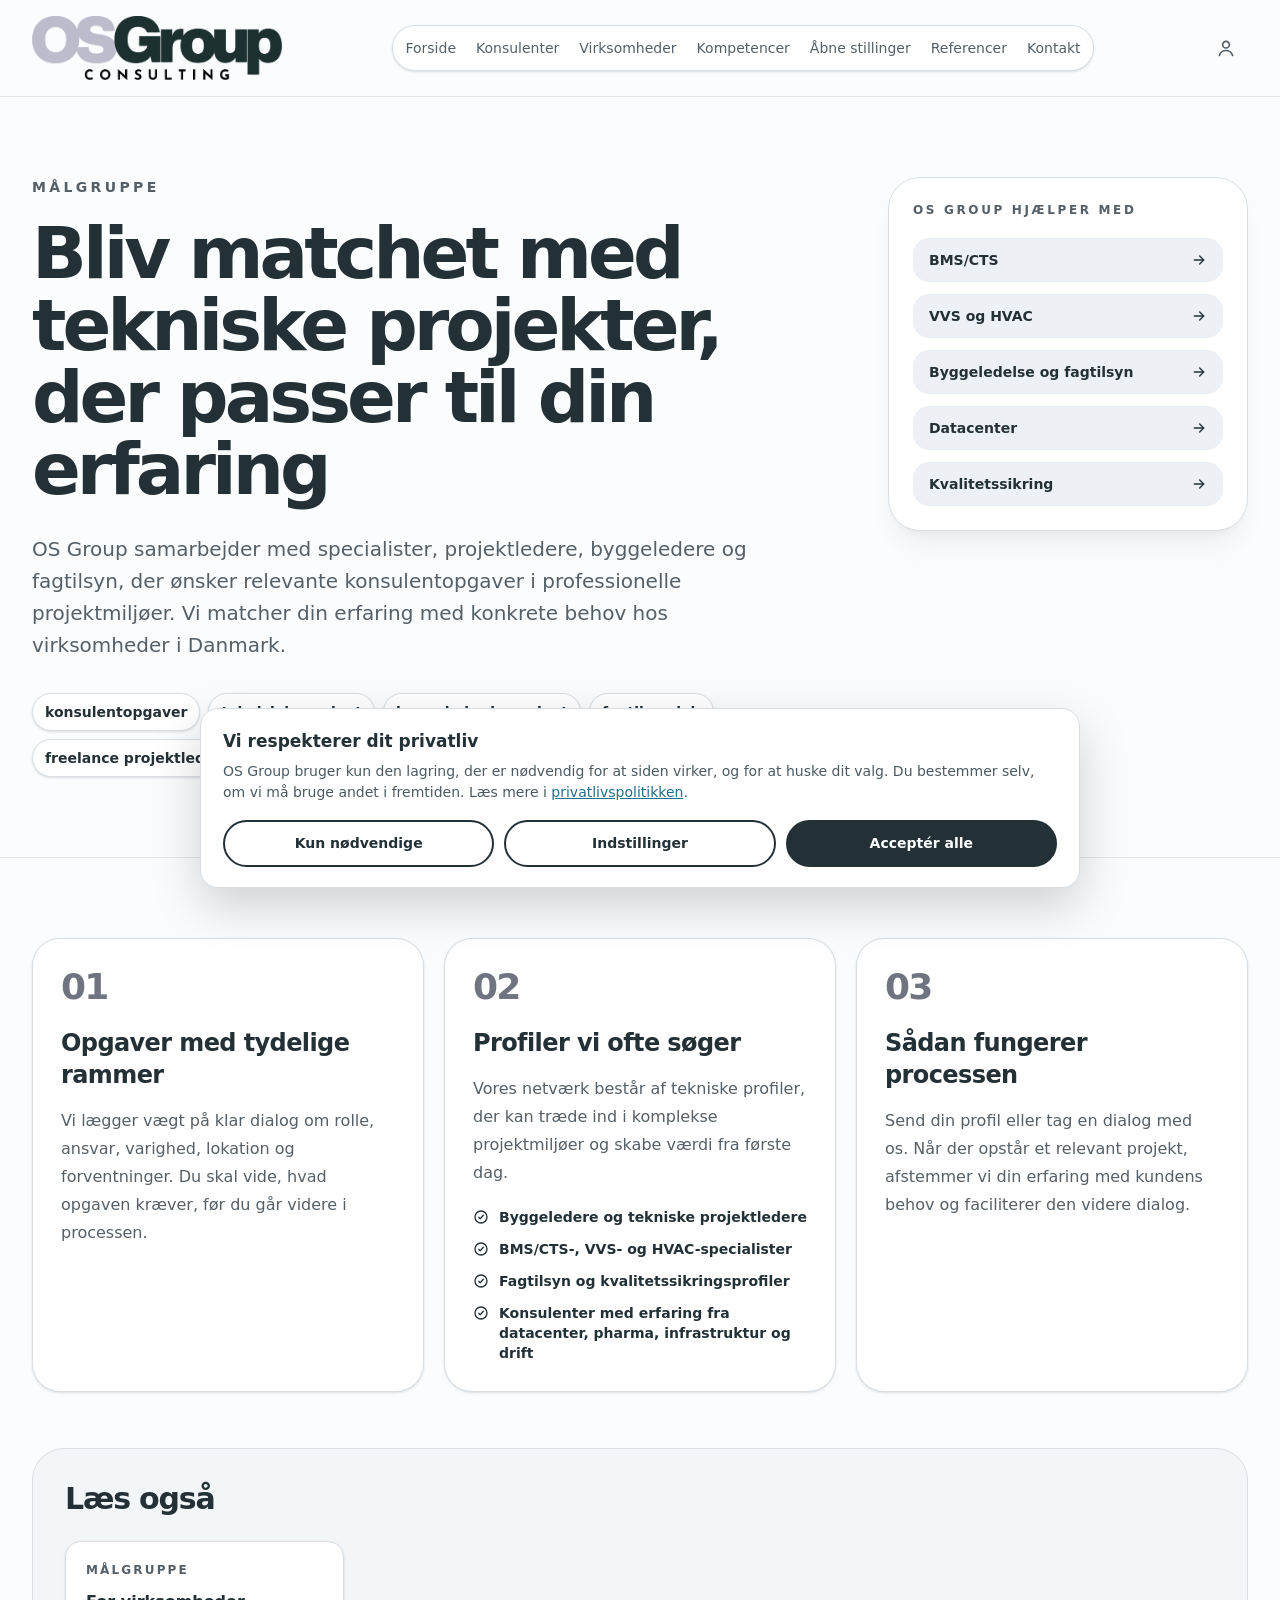
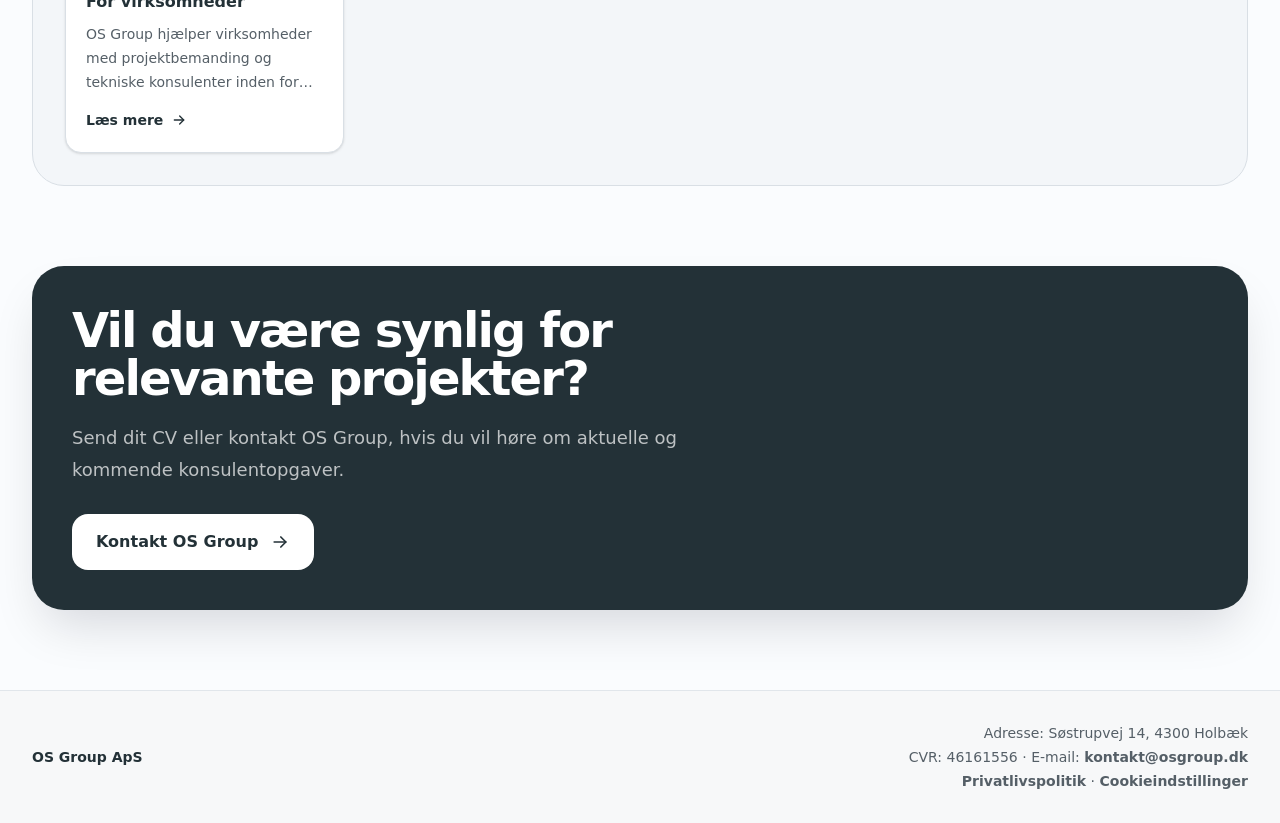
<file: for-konsulenter/index.html>
<!DOCTYPE html>
<html lang="da"><head>
    

    

    <meta charset="UTF-8">
    <link rel="icon" type="image/png" href="/favicon.png">
    <link rel="apple-touch-icon" href="/favicon.png">
    <meta name="viewport" content="width=device-width, initial-scale=1.0">
    <!-- Keep the public brand palette consistent, including on phones in dark mode. -->
    <meta name="color-scheme" content="light">
    <meta name="description" content="Er du teknisk konsulent, byggeleder, projektleder eller specialist? OS Group matcher profiler med relevante opgaver i byggeri, drift og datacenter.">
    <meta property="og:title" content="Bliv en del af OS Groups konsulentnetværk | Tekniske opgaver">
    <meta property="og:description" content="Er du teknisk konsulent, byggeleder, projektleder eller specialist? OS Group matcher profiler med relevante opgaver i byggeri, drift og datacenter.">
    <meta property="og:type" content="website">
    <meta property="og:url" content="https://www.osgroup.dk/for-konsulenter">
    <meta property="og:image" content="https://www.osgroup.dk/og-image.jpg">
    <meta name="twitter:card" content="summary_large_image">
    <meta name="twitter:title" content="Bliv en del af OS Groups konsulentnetværk | Tekniske opgaver">
    <meta name="twitter:description" content="Er du teknisk konsulent, byggeleder, projektleder eller specialist? OS Group matcher profiler med relevante opgaver i byggeri, drift og datacenter.">
    <meta name="twitter:image" content="https://www.osgroup.dk/og-image.jpg">
    <title>Bliv en del af OS Groups konsulentnetværk | Tekniske opgaver</title>
  <link rel="stylesheet" href="/styles.css"><link rel="canonical" href="https://www.osgroup.dk/for-konsulenter"></head>
  <body>
    <div id="root"><main class="min-h-screen overflow-hidden bg-background text-foreground"><header class="sticky top-0 z-30 border-b border-border/70 bg-background/92 backdrop-blur-xl"><div class="mx-auto flex max-w-[90rem] items-center justify-between gap-4 px-3 py-4 sm:px-6 lg:flex-wrap lg:gap-x-4 lg:gap-y-3 lg:px-8 xl:flex-nowrap"><a href="/" aria-label="OS Group forside" class="flex min-w-0 shrink-0 items-center"><img src="/logo.png" alt="OS Group" width="860" height="219" decoding="async" fetchpriority="high" class="h-16 w-auto max-w-[min(220px,calc(100vw-136px))] object-contain sm:h-20 sm:max-w-[300px] lg:h-16 lg:max-w-[250px] 2xl:h-20 2xl:max-w-[315px]"></a><nav aria-label="Hovedmenu" class="hidden items-center gap-1 rounded-full border border-border bg-card p-1 text-sm text-muted-foreground shadow-sm lg:order-3 lg:flex lg:w-full lg:justify-center xl:order-none xl:w-auto"><a href="/" class="whitespace-nowrap rounded-full px-3 py-2 transition hover:bg-secondary hover:text-foreground xl:px-2 2xl:px-3">Forside</a><a href="/for-konsulenter" class="whitespace-nowrap rounded-full px-3 py-2 transition hover:bg-secondary hover:text-foreground xl:px-2 2xl:px-3">Konsulenter</a><a href="/for-virksomheder" class="whitespace-nowrap rounded-full px-3 py-2 transition hover:bg-secondary hover:text-foreground xl:px-2 2xl:px-3">Virksomheder</a><a href="/kompetencer" class="whitespace-nowrap rounded-full px-3 py-2 transition hover:bg-secondary hover:text-foreground xl:px-2 2xl:px-3">Kompetencer</a><a href="/aabne-stillinger" class="whitespace-nowrap rounded-full px-3 py-2 transition hover:bg-secondary hover:text-foreground xl:px-2 2xl:px-3">Åbne stillinger</a><a href="/referencer" class="whitespace-nowrap rounded-full px-3 py-2 transition hover:bg-secondary hover:text-foreground xl:px-2 2xl:px-3">Referencer</a><a href="/#kontakt" class="whitespace-nowrap rounded-full px-3 py-2 transition hover:bg-secondary hover:text-foreground xl:px-2 2xl:px-3">Kontakt</a></nav><div class="flex shrink-0 items-center gap-2"><div aria-label="Language selector" class="hidden rounded-full border border-border bg-card p-1 text-xs font-bold shadow-sm sm:flex"><button type="button" class="rounded-full px-3 py-2 transition bg-[#233137] text-white">🇩🇰 DA</button><button type="button" class="rounded-full px-3 py-2 transition text-muted-foreground hover:text-foreground">🇬🇧 EN</button></div><button type="button" aria-label="Åbn menu" aria-expanded="false" class="inline-flex h-11 w-11 items-center justify-center rounded-full border border-border bg-card text-[#233137] shadow-sm transition hover:bg-secondary lg:hidden dark:text-foreground"><svg viewBox="0 0 24 24" fill="none" stroke="currentColor" stroke-width="2" stroke-linecap="round" stroke-linejoin="round" aria-hidden="true" class="h-5 w-5"><path d="M4 7h16"></path><path d="M4 12h16"></path><path d="M4 17h16"></path></svg></button><a href="https://udbud.osgroup.dk" aria-label="Log ind på OS Group Udbudsportal" title="Log ind på OS Group Udbudsportal" class="inline-flex h-11 w-11 shrink-0 items-center justify-center rounded-full text-muted-foreground transition hover:bg-secondary hover:text-foreground focus-visible:outline-none focus-visible:ring-2 focus-visible:ring-ring focus-visible:ring-offset-2"><svg viewBox="0 0 24 24" fill="none" stroke="currentColor" stroke-width="2" stroke-linecap="round" stroke-linejoin="round" aria-hidden="true" class="h-5 w-5"><circle cx="12" cy="8" r="4"></circle><path d="M4 21c1.5-4 4.5-6 8-6s6.5 2 8 6"></path></svg></a></div></div></header><section class="relative border-b border-border/70"><div class="absolute inset-x-0 top-0 -z-10 h-[560px] bg-[radial-gradient(circle_at_top_right,rgba(183,186,197,0.24),transparent_34%),linear-gradient(180deg,rgba(247,248,249,0.95),rgba(255,255,255,0))] dark:bg-[radial-gradient(circle_at_top_right,rgba(183,186,197,0.12),transparent_34%),linear-gradient(180deg,rgba(36,49,55,0.38),rgba(10,14,16,0))]"></div><div class="mx-auto grid max-w-7xl gap-8 px-5 py-14 sm:px-8 sm:py-20 lg:grid-cols-[1fr_360px] lg:items-start"><div><p class="text-sm font-black uppercase tracking-[0.24em] text-muted-foreground">Målgruppe</p><h1 class="mt-5 max-w-5xl text-4xl font-black tracking-[-0.055em] text-[#233137] sm:text-6xl lg:text-7xl dark:text-foreground">Bliv matchet med tekniske projekter, der passer til din erfaring</h1><p class="mt-7 max-w-3xl text-lg leading-8 text-muted-foreground sm:text-xl">OS Group samarbejder med specialister, projektledere, byggeledere og fagtilsyn, der ønsker relevante konsulentopgaver i professionelle projektmiljøer. Vi matcher din erfaring med konkrete behov hos virksomheder i Danmark.</p><div class="mt-8 flex flex-wrap gap-2"><span class="rounded-full border border-border bg-card px-3 py-2 text-sm font-bold text-[#233137] shadow-sm dark:text-foreground">konsulentopgaver</span><span class="rounded-full border border-border bg-card px-3 py-2 text-sm font-bold text-[#233137] shadow-sm dark:text-foreground">teknisk konsulent</span><span class="rounded-full border border-border bg-card px-3 py-2 text-sm font-bold text-[#233137] shadow-sm dark:text-foreground">byggeleder konsulent</span><span class="rounded-full border border-border bg-card px-3 py-2 text-sm font-bold text-[#233137] shadow-sm dark:text-foreground">fagtilsyn job</span><span class="rounded-full border border-border bg-card px-3 py-2 text-sm font-bold text-[#233137] shadow-sm dark:text-foreground">freelance projektleder</span></div></div><aside class="rounded-[2rem] border border-border bg-card p-6 shadow-xl shadow-slate-950/5"><p class="text-xs font-black uppercase tracking-[0.22em] text-muted-foreground">OS Group hjælper med</p><div class="mt-5 space-y-3"><a href="/kompetencer/bms-cts" class="group flex items-center justify-between gap-3 rounded-2xl bg-secondary px-4 py-3 text-sm font-black text-[#233137] transition hover:-translate-y-0.5 hover:shadow-md dark:text-foreground"><span>BMS/CTS</span><svg viewBox="0 0 24 24" fill="none" stroke="currentColor" stroke-width="2" stroke-linecap="round" stroke-linejoin="round" aria-hidden="true" class="h-4 w-4 transition group-hover:translate-x-1"><path d="M5 12h14"></path><path d="m13 6 6 6-6 6"></path></svg></a><a href="/kompetencer/vvs-hvac" class="group flex items-center justify-between gap-3 rounded-2xl bg-secondary px-4 py-3 text-sm font-black text-[#233137] transition hover:-translate-y-0.5 hover:shadow-md dark:text-foreground"><span>VVS og HVAC</span><svg viewBox="0 0 24 24" fill="none" stroke="currentColor" stroke-width="2" stroke-linecap="round" stroke-linejoin="round" aria-hidden="true" class="h-4 w-4 transition group-hover:translate-x-1"><path d="M5 12h14"></path><path d="m13 6 6 6-6 6"></path></svg></a><a href="/kompetencer/byggeledelse-fagtilsyn" class="group flex items-center justify-between gap-3 rounded-2xl bg-secondary px-4 py-3 text-sm font-black text-[#233137] transition hover:-translate-y-0.5 hover:shadow-md dark:text-foreground"><span>Byggeledelse og fagtilsyn</span><svg viewBox="0 0 24 24" fill="none" stroke="currentColor" stroke-width="2" stroke-linecap="round" stroke-linejoin="round" aria-hidden="true" class="h-4 w-4 transition group-hover:translate-x-1"><path d="M5 12h14"></path><path d="m13 6 6 6-6 6"></path></svg></a><a href="/kompetencer/datacenter" class="group flex items-center justify-between gap-3 rounded-2xl bg-secondary px-4 py-3 text-sm font-black text-[#233137] transition hover:-translate-y-0.5 hover:shadow-md dark:text-foreground"><span>Datacenter</span><svg viewBox="0 0 24 24" fill="none" stroke="currentColor" stroke-width="2" stroke-linecap="round" stroke-linejoin="round" aria-hidden="true" class="h-4 w-4 transition group-hover:translate-x-1"><path d="M5 12h14"></path><path d="m13 6 6 6-6 6"></path></svg></a><a href="/kompetencer/kvalitetssikring" class="group flex items-center justify-between gap-3 rounded-2xl bg-secondary px-4 py-3 text-sm font-black text-[#233137] transition hover:-translate-y-0.5 hover:shadow-md dark:text-foreground"><span>Kvalitetssikring</span><svg viewBox="0 0 24 24" fill="none" stroke="currentColor" stroke-width="2" stroke-linecap="round" stroke-linejoin="round" aria-hidden="true" class="h-4 w-4 transition group-hover:translate-x-1"><path d="M5 12h14"></path><path d="m13 6 6 6-6 6"></path></svg></a></div></aside></div></section><section class="mx-auto max-w-7xl px-5 py-14 sm:px-8 sm:py-20"><div class="grid gap-5 lg:grid-cols-3"><article class="rounded-[1.75rem] border border-border bg-card p-7 shadow-sm"><div class="text-4xl font-black tracking-tighter text-[#6f7480]">01</div><h2 class="mt-5 text-2xl font-black tracking-tight text-[#233137] dark:text-foreground">Opgaver med tydelige rammer</h2><p class="mt-4 leading-7 text-muted-foreground">Vi lægger vægt på klar dialog om rolle, ansvar, varighed, lokation og forventninger. Du skal vide, hvad opgaven kræver, før du går videre i processen.</p></article><article class="rounded-[1.75rem] border border-border bg-card p-7 shadow-sm"><div class="text-4xl font-black tracking-tighter text-[#6f7480]">02</div><h2 class="mt-5 text-2xl font-black tracking-tight text-[#233137] dark:text-foreground">Profiler vi ofte søger</h2><p class="mt-4 leading-7 text-muted-foreground">Vores netværk består af tekniske profiler, der kan træde ind i komplekse projektmiljøer og skabe værdi fra første dag.</p><ul class="mt-5 space-y-3 text-sm font-bold text-[#233137] dark:text-foreground"><li class="flex gap-2.5"><svg viewBox="0 0 24 24" fill="none" stroke="currentColor" stroke-width="2" stroke-linecap="round" stroke-linejoin="round" aria-hidden="true" class="mt-0.5 h-4 w-4 shrink-0"><circle cx="12" cy="12" r="9"></circle><path d="m8.5 12.5 2.2 2.2 4.8-5.4"></path></svg><span>Byggeledere og tekniske projektledere</span></li><li class="flex gap-2.5"><svg viewBox="0 0 24 24" fill="none" stroke="currentColor" stroke-width="2" stroke-linecap="round" stroke-linejoin="round" aria-hidden="true" class="mt-0.5 h-4 w-4 shrink-0"><circle cx="12" cy="12" r="9"></circle><path d="m8.5 12.5 2.2 2.2 4.8-5.4"></path></svg><span>BMS/CTS-, VVS- og HVAC-specialister</span></li><li class="flex gap-2.5"><svg viewBox="0 0 24 24" fill="none" stroke="currentColor" stroke-width="2" stroke-linecap="round" stroke-linejoin="round" aria-hidden="true" class="mt-0.5 h-4 w-4 shrink-0"><circle cx="12" cy="12" r="9"></circle><path d="m8.5 12.5 2.2 2.2 4.8-5.4"></path></svg><span>Fagtilsyn og kvalitetssikringsprofiler</span></li><li class="flex gap-2.5"><svg viewBox="0 0 24 24" fill="none" stroke="currentColor" stroke-width="2" stroke-linecap="round" stroke-linejoin="round" aria-hidden="true" class="mt-0.5 h-4 w-4 shrink-0"><circle cx="12" cy="12" r="9"></circle><path d="m8.5 12.5 2.2 2.2 4.8-5.4"></path></svg><span>Konsulenter med erfaring fra datacenter, pharma, infrastruktur og drift</span></li></ul></article><article class="rounded-[1.75rem] border border-border bg-card p-7 shadow-sm"><div class="text-4xl font-black tracking-tighter text-[#6f7480]">03</div><h2 class="mt-5 text-2xl font-black tracking-tight text-[#233137] dark:text-foreground">Sådan fungerer processen</h2><p class="mt-4 leading-7 text-muted-foreground">Send din profil eller tag en dialog med os. Når der opstår et relevant projekt, afstemmer vi din erfaring med kundens behov og faciliterer den videre dialog.</p></article></div><div class="mt-14 rounded-[2rem] border border-border bg-secondary/50 p-6 sm:p-8"><h2 class="text-3xl font-black tracking-[-0.04em] text-[#233137] dark:text-foreground">Læs også</h2><div class="mt-6 grid gap-3 md:grid-cols-2 lg:grid-cols-4"><a href="/for-virksomheder" class="group rounded-2xl border border-border bg-card p-5 shadow-sm transition hover:-translate-y-1 hover:shadow-xl"><p class="text-xs font-black uppercase tracking-[0.18em] text-muted-foreground">Målgruppe</p><h3 class="mt-3 font-black text-[#233137] dark:text-foreground">For virksomheder</h3><p class="mt-2 line-clamp-3 text-sm leading-6 text-muted-foreground">OS Group hjælper virksomheder med projektbemanding og tekniske konsulenter inden for BMS/CTS, VVS, HVAC, byggeledelse, fagtilsyn og datacenter.</p><span class="mt-4 inline-flex items-center gap-2 text-sm font-black text-[#233137] dark:text-foreground">Læs mere <svg viewBox="0 0 24 24" fill="none" stroke="currentColor" stroke-width="2" stroke-linecap="round" stroke-linejoin="round" aria-hidden="true" class="h-4 w-4 transition group-hover:translate-x-1"><path d="M5 12h14"></path><path d="m13 6 6 6-6 6"></path></svg></span></a></div></div></section><section class="px-5 pb-14 sm:px-8 sm:pb-20"><div class="mx-auto max-w-7xl overflow-hidden rounded-[2rem] bg-[#233137] p-8 text-white shadow-2xl shadow-slate-950/15 sm:p-10"><h2 class="max-w-3xl text-3xl font-black tracking-[-0.04em] sm:text-5xl">Vil du være synlig for relevante projekter?</h2><p class="mt-5 max-w-2xl text-lg leading-8 text-white/70">Send dit CV eller kontakt OS Group, hvis du vil høre om aktuelle og kommende konsulentopgaver.</p><a href="mailto:kontakt@osgroup.dk?subject=Kontakt%20OSGroup%20Consulting" class="mt-7 inline-flex items-center justify-center gap-3 rounded-2xl bg-white px-6 py-4 font-black text-[#233137] transition hover:-translate-y-1 hover:shadow-xl">Kontakt OS Group<svg viewBox="0 0 24 24" fill="none" stroke="currentColor" stroke-width="2" stroke-linecap="round" stroke-linejoin="round" aria-hidden="true" class="h-5 w-5"><path d="M5 12h14"></path><path d="m13 6 6 6-6 6"></path></svg></a></div></section><footer class="border-t border-border/70 bg-[#f7f8f9] px-5 py-8 text-sm text-muted-foreground sm:px-8 dark:bg-card/30"><div class="mx-auto flex max-w-7xl flex-col gap-3 sm:flex-row sm:items-center sm:justify-between"><p class="font-black text-[#233137] dark:text-foreground">OS Group ApS</p><div class="flex flex-col gap-1 sm:items-end"><p>Adresse: Søstrupvej 14, 4300 Holbæk</p><p>CVR: 46161556 · E-mail: <a href="mailto:kontakt@osgroup.dk" class="font-bold underline-offset-4 hover:underline">kontakt@osgroup.dk</a></p></div></div></footer><aside role="dialog" aria-label="Cookieindstillinger" class="fixed inset-x-3 bottom-3 z-50 mx-auto max-w-4xl rounded-[1.5rem] border border-border bg-card p-4 shadow-2xl shadow-slate-950/20 sm:bottom-5 sm:p-5"><div class="grid gap-4 sm:grid-cols-[1fr_auto] sm:items-center"><div><h2 class="text-base font-black text-[#233137] dark:text-foreground">Vi bruger cookies</h2><p class="mt-1 text-sm leading-6 text-muted-foreground">Vi bruger nødvendige cookies for at få hjemmesiden til at fungere. Med dit samtykke kan vi også bruge cookies til statistik og forbedring af siden.</p></div><div class="grid gap-2 sm:grid-cols-2"><button type="button" class="min-h-11 rounded-2xl border border-border bg-background px-4 text-sm font-black transition hover:bg-secondary">Kun nødvendige</button><button type="button" class="min-h-11 rounded-2xl bg-[#233137] px-4 text-sm font-black text-white transition hover:-translate-y-0.5 hover:shadow-lg">Accepter alle</button></div></div></aside></main></div>
    
  

<script src="/site.js"></script></body></html>
</file>
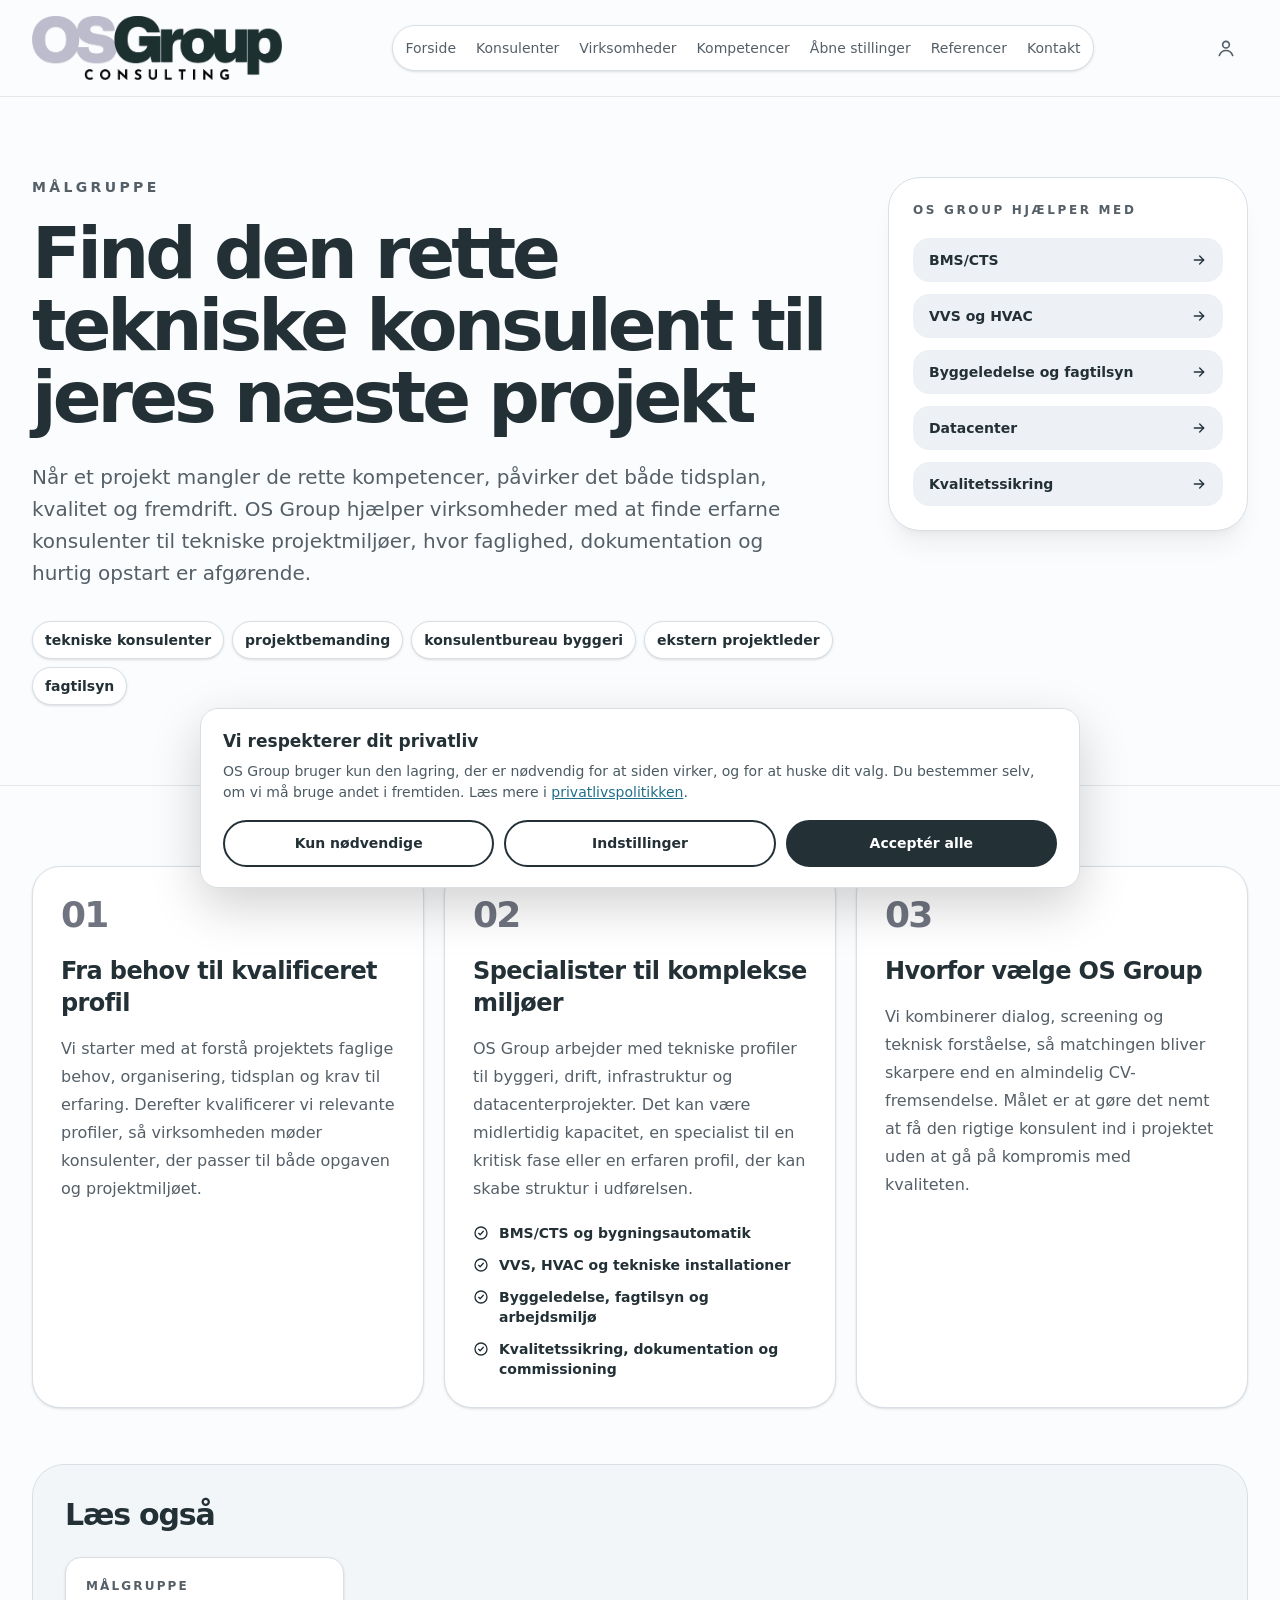
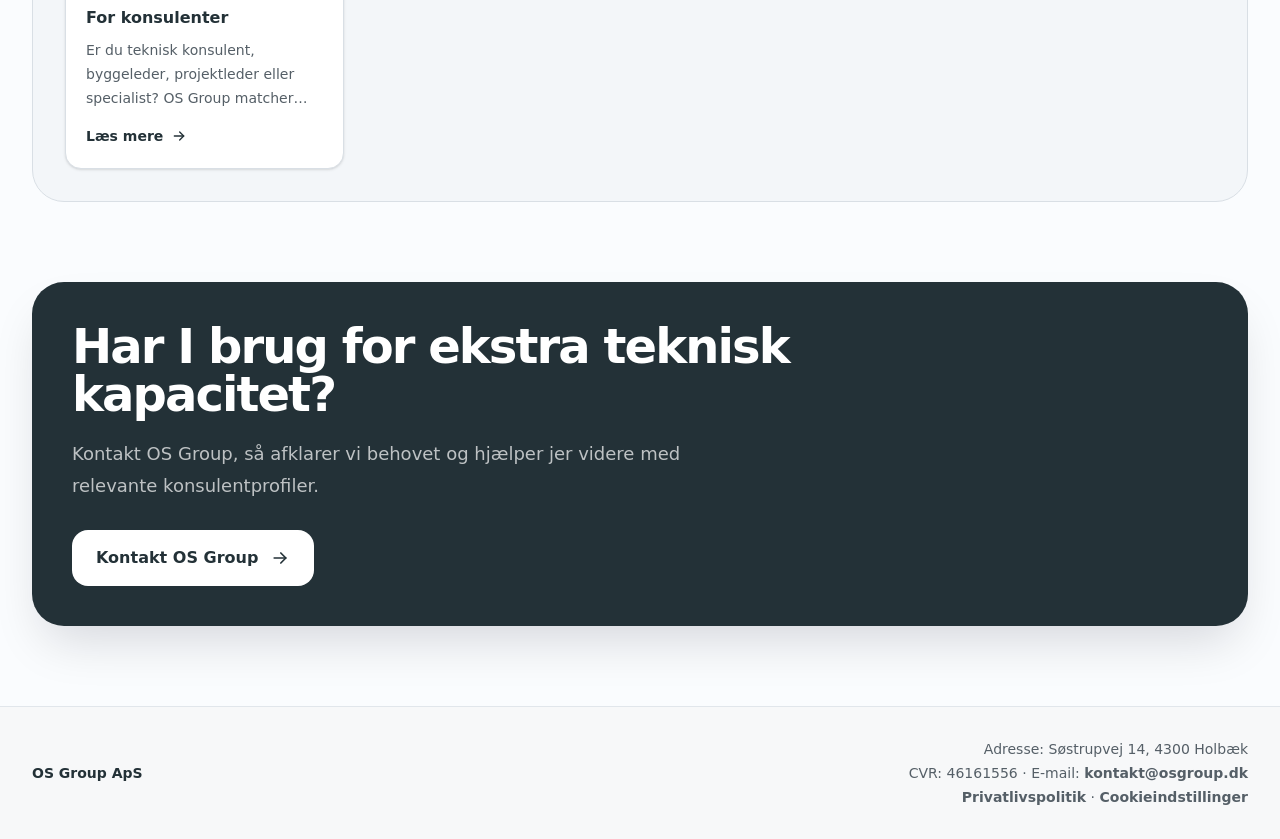
<file: for-virksomheder/index.html>
<!DOCTYPE html>
<html lang="da"><head>
    

    

    <meta charset="UTF-8">
    <link rel="icon" type="image/png" href="/favicon.png">
    <link rel="apple-touch-icon" href="/favicon.png">
    <meta name="viewport" content="width=device-width, initial-scale=1.0">
    <!-- Keep the public brand palette consistent, including on phones in dark mode. -->
    <meta name="color-scheme" content="light">
    <meta name="description" content="OS Group hjælper virksomheder med projektbemanding og tekniske konsulenter inden for BMS/CTS, VVS, HVAC, byggeledelse, fagtilsyn og datacenter.">
    <meta property="og:title" content="Find tekniske konsulenter til byggeri, drift og datacenter | OS Group">
    <meta property="og:description" content="OS Group hjælper virksomheder med projektbemanding og tekniske konsulenter inden for BMS/CTS, VVS, HVAC, byggeledelse, fagtilsyn og datacenter.">
    <meta property="og:type" content="website">
    <meta property="og:url" content="https://www.osgroup.dk/for-virksomheder">
    <meta property="og:image" content="https://www.osgroup.dk/og-image.jpg">
    <meta name="twitter:card" content="summary_large_image">
    <meta name="twitter:title" content="Find tekniske konsulenter til byggeri, drift og datacenter | OS Group">
    <meta name="twitter:description" content="OS Group hjælper virksomheder med projektbemanding og tekniske konsulenter inden for BMS/CTS, VVS, HVAC, byggeledelse, fagtilsyn og datacenter.">
    <meta name="twitter:image" content="https://www.osgroup.dk/og-image.jpg">
    <title>Find tekniske konsulenter til byggeri, drift og datacenter | OS Group</title>
  <link rel="stylesheet" href="/styles.css"><link rel="canonical" href="https://www.osgroup.dk/for-virksomheder"></head>
  <body>
    <div id="root"><main class="min-h-screen overflow-hidden bg-background text-foreground"><header class="sticky top-0 z-30 border-b border-border/70 bg-background/92 backdrop-blur-xl"><div class="mx-auto flex max-w-[90rem] items-center justify-between gap-4 px-3 py-4 sm:px-6 lg:flex-wrap lg:gap-x-4 lg:gap-y-3 lg:px-8 xl:flex-nowrap"><a href="/" aria-label="OS Group forside" class="flex min-w-0 shrink-0 items-center"><img src="/logo.png" alt="OS Group" width="860" height="219" decoding="async" fetchpriority="high" class="h-16 w-auto max-w-[min(220px,calc(100vw-136px))] object-contain sm:h-20 sm:max-w-[300px] lg:h-16 lg:max-w-[250px] 2xl:h-20 2xl:max-w-[315px]"></a><nav aria-label="Hovedmenu" class="hidden items-center gap-1 rounded-full border border-border bg-card p-1 text-sm text-muted-foreground shadow-sm lg:order-3 lg:flex lg:w-full lg:justify-center xl:order-none xl:w-auto"><a href="/" class="whitespace-nowrap rounded-full px-3 py-2 transition hover:bg-secondary hover:text-foreground xl:px-2 2xl:px-3">Forside</a><a href="/for-konsulenter" class="whitespace-nowrap rounded-full px-3 py-2 transition hover:bg-secondary hover:text-foreground xl:px-2 2xl:px-3">Konsulenter</a><a href="/for-virksomheder" class="whitespace-nowrap rounded-full px-3 py-2 transition hover:bg-secondary hover:text-foreground xl:px-2 2xl:px-3">Virksomheder</a><a href="/kompetencer" class="whitespace-nowrap rounded-full px-3 py-2 transition hover:bg-secondary hover:text-foreground xl:px-2 2xl:px-3">Kompetencer</a><a href="/aabne-stillinger" class="whitespace-nowrap rounded-full px-3 py-2 transition hover:bg-secondary hover:text-foreground xl:px-2 2xl:px-3">Åbne stillinger</a><a href="/referencer" class="whitespace-nowrap rounded-full px-3 py-2 transition hover:bg-secondary hover:text-foreground xl:px-2 2xl:px-3">Referencer</a><a href="/#kontakt" class="whitespace-nowrap rounded-full px-3 py-2 transition hover:bg-secondary hover:text-foreground xl:px-2 2xl:px-3">Kontakt</a></nav><div class="flex shrink-0 items-center gap-2"><div aria-label="Language selector" class="hidden rounded-full border border-border bg-card p-1 text-xs font-bold shadow-sm sm:flex"><button type="button" class="rounded-full px-3 py-2 transition bg-[#233137] text-white">🇩🇰 DA</button><button type="button" class="rounded-full px-3 py-2 transition text-muted-foreground hover:text-foreground">🇬🇧 EN</button></div><button type="button" aria-label="Åbn menu" aria-expanded="false" class="inline-flex h-11 w-11 items-center justify-center rounded-full border border-border bg-card text-[#233137] shadow-sm transition hover:bg-secondary lg:hidden dark:text-foreground"><svg viewBox="0 0 24 24" fill="none" stroke="currentColor" stroke-width="2" stroke-linecap="round" stroke-linejoin="round" aria-hidden="true" class="h-5 w-5"><path d="M4 7h16"></path><path d="M4 12h16"></path><path d="M4 17h16"></path></svg></button><a href="https://udbud.osgroup.dk" aria-label="Log ind på OS Group Udbudsportal" title="Log ind på OS Group Udbudsportal" class="inline-flex h-11 w-11 shrink-0 items-center justify-center rounded-full text-muted-foreground transition hover:bg-secondary hover:text-foreground focus-visible:outline-none focus-visible:ring-2 focus-visible:ring-ring focus-visible:ring-offset-2"><svg viewBox="0 0 24 24" fill="none" stroke="currentColor" stroke-width="2" stroke-linecap="round" stroke-linejoin="round" aria-hidden="true" class="h-5 w-5"><circle cx="12" cy="8" r="4"></circle><path d="M4 21c1.5-4 4.5-6 8-6s6.5 2 8 6"></path></svg></a></div></div></header><section class="relative border-b border-border/70"><div class="absolute inset-x-0 top-0 -z-10 h-[560px] bg-[radial-gradient(circle_at_top_right,rgba(183,186,197,0.24),transparent_34%),linear-gradient(180deg,rgba(247,248,249,0.95),rgba(255,255,255,0))] dark:bg-[radial-gradient(circle_at_top_right,rgba(183,186,197,0.12),transparent_34%),linear-gradient(180deg,rgba(36,49,55,0.38),rgba(10,14,16,0))]"></div><div class="mx-auto grid max-w-7xl gap-8 px-5 py-14 sm:px-8 sm:py-20 lg:grid-cols-[1fr_360px] lg:items-start"><div><p class="text-sm font-black uppercase tracking-[0.24em] text-muted-foreground">Målgruppe</p><h1 class="mt-5 max-w-5xl text-4xl font-black tracking-[-0.055em] text-[#233137] sm:text-6xl lg:text-7xl dark:text-foreground">Find den rette tekniske konsulent til jeres næste projekt</h1><p class="mt-7 max-w-3xl text-lg leading-8 text-muted-foreground sm:text-xl">Når et projekt mangler de rette kompetencer, påvirker det både tidsplan, kvalitet og fremdrift. OS Group hjælper virksomheder med at finde erfarne konsulenter til tekniske projektmiljøer, hvor faglighed, dokumentation og hurtig opstart er afgørende.</p><div class="mt-8 flex flex-wrap gap-2"><span class="rounded-full border border-border bg-card px-3 py-2 text-sm font-bold text-[#233137] shadow-sm dark:text-foreground">tekniske konsulenter</span><span class="rounded-full border border-border bg-card px-3 py-2 text-sm font-bold text-[#233137] shadow-sm dark:text-foreground">projektbemanding</span><span class="rounded-full border border-border bg-card px-3 py-2 text-sm font-bold text-[#233137] shadow-sm dark:text-foreground">konsulentbureau byggeri</span><span class="rounded-full border border-border bg-card px-3 py-2 text-sm font-bold text-[#233137] shadow-sm dark:text-foreground">ekstern projektleder</span><span class="rounded-full border border-border bg-card px-3 py-2 text-sm font-bold text-[#233137] shadow-sm dark:text-foreground">fagtilsyn</span></div></div><aside class="rounded-[2rem] border border-border bg-card p-6 shadow-xl shadow-slate-950/5"><p class="text-xs font-black uppercase tracking-[0.22em] text-muted-foreground">OS Group hjælper med</p><div class="mt-5 space-y-3"><a href="/kompetencer/bms-cts" class="group flex items-center justify-between gap-3 rounded-2xl bg-secondary px-4 py-3 text-sm font-black text-[#233137] transition hover:-translate-y-0.5 hover:shadow-md dark:text-foreground"><span>BMS/CTS</span><svg viewBox="0 0 24 24" fill="none" stroke="currentColor" stroke-width="2" stroke-linecap="round" stroke-linejoin="round" aria-hidden="true" class="h-4 w-4 transition group-hover:translate-x-1"><path d="M5 12h14"></path><path d="m13 6 6 6-6 6"></path></svg></a><a href="/kompetencer/vvs-hvac" class="group flex items-center justify-between gap-3 rounded-2xl bg-secondary px-4 py-3 text-sm font-black text-[#233137] transition hover:-translate-y-0.5 hover:shadow-md dark:text-foreground"><span>VVS og HVAC</span><svg viewBox="0 0 24 24" fill="none" stroke="currentColor" stroke-width="2" stroke-linecap="round" stroke-linejoin="round" aria-hidden="true" class="h-4 w-4 transition group-hover:translate-x-1"><path d="M5 12h14"></path><path d="m13 6 6 6-6 6"></path></svg></a><a href="/kompetencer/byggeledelse-fagtilsyn" class="group flex items-center justify-between gap-3 rounded-2xl bg-secondary px-4 py-3 text-sm font-black text-[#233137] transition hover:-translate-y-0.5 hover:shadow-md dark:text-foreground"><span>Byggeledelse og fagtilsyn</span><svg viewBox="0 0 24 24" fill="none" stroke="currentColor" stroke-width="2" stroke-linecap="round" stroke-linejoin="round" aria-hidden="true" class="h-4 w-4 transition group-hover:translate-x-1"><path d="M5 12h14"></path><path d="m13 6 6 6-6 6"></path></svg></a><a href="/kompetencer/datacenter" class="group flex items-center justify-between gap-3 rounded-2xl bg-secondary px-4 py-3 text-sm font-black text-[#233137] transition hover:-translate-y-0.5 hover:shadow-md dark:text-foreground"><span>Datacenter</span><svg viewBox="0 0 24 24" fill="none" stroke="currentColor" stroke-width="2" stroke-linecap="round" stroke-linejoin="round" aria-hidden="true" class="h-4 w-4 transition group-hover:translate-x-1"><path d="M5 12h14"></path><path d="m13 6 6 6-6 6"></path></svg></a><a href="/kompetencer/kvalitetssikring" class="group flex items-center justify-between gap-3 rounded-2xl bg-secondary px-4 py-3 text-sm font-black text-[#233137] transition hover:-translate-y-0.5 hover:shadow-md dark:text-foreground"><span>Kvalitetssikring</span><svg viewBox="0 0 24 24" fill="none" stroke="currentColor" stroke-width="2" stroke-linecap="round" stroke-linejoin="round" aria-hidden="true" class="h-4 w-4 transition group-hover:translate-x-1"><path d="M5 12h14"></path><path d="m13 6 6 6-6 6"></path></svg></a></div></aside></div></section><section class="mx-auto max-w-7xl px-5 py-14 sm:px-8 sm:py-20"><div class="grid gap-5 lg:grid-cols-3"><article class="rounded-[1.75rem] border border-border bg-card p-7 shadow-sm"><div class="text-4xl font-black tracking-tighter text-[#6f7480]">01</div><h2 class="mt-5 text-2xl font-black tracking-tight text-[#233137] dark:text-foreground">Fra behov til kvalificeret profil</h2><p class="mt-4 leading-7 text-muted-foreground">Vi starter med at forstå projektets faglige behov, organisering, tidsplan og krav til erfaring. Derefter kvalificerer vi relevante profiler, så virksomheden møder konsulenter, der passer til både opgaven og projektmiljøet.</p></article><article class="rounded-[1.75rem] border border-border bg-card p-7 shadow-sm"><div class="text-4xl font-black tracking-tighter text-[#6f7480]">02</div><h2 class="mt-5 text-2xl font-black tracking-tight text-[#233137] dark:text-foreground">Specialister til komplekse miljøer</h2><p class="mt-4 leading-7 text-muted-foreground">OS Group arbejder med tekniske profiler til byggeri, drift, infrastruktur og datacenterprojekter. Det kan være midlertidig kapacitet, en specialist til en kritisk fase eller en erfaren profil, der kan skabe struktur i udførelsen.</p><ul class="mt-5 space-y-3 text-sm font-bold text-[#233137] dark:text-foreground"><li class="flex gap-2.5"><svg viewBox="0 0 24 24" fill="none" stroke="currentColor" stroke-width="2" stroke-linecap="round" stroke-linejoin="round" aria-hidden="true" class="mt-0.5 h-4 w-4 shrink-0"><circle cx="12" cy="12" r="9"></circle><path d="m8.5 12.5 2.2 2.2 4.8-5.4"></path></svg><span>BMS/CTS og bygningsautomatik</span></li><li class="flex gap-2.5"><svg viewBox="0 0 24 24" fill="none" stroke="currentColor" stroke-width="2" stroke-linecap="round" stroke-linejoin="round" aria-hidden="true" class="mt-0.5 h-4 w-4 shrink-0"><circle cx="12" cy="12" r="9"></circle><path d="m8.5 12.5 2.2 2.2 4.8-5.4"></path></svg><span>VVS, HVAC og tekniske installationer</span></li><li class="flex gap-2.5"><svg viewBox="0 0 24 24" fill="none" stroke="currentColor" stroke-width="2" stroke-linecap="round" stroke-linejoin="round" aria-hidden="true" class="mt-0.5 h-4 w-4 shrink-0"><circle cx="12" cy="12" r="9"></circle><path d="m8.5 12.5 2.2 2.2 4.8-5.4"></path></svg><span>Byggeledelse, fagtilsyn og arbejdsmiljø</span></li><li class="flex gap-2.5"><svg viewBox="0 0 24 24" fill="none" stroke="currentColor" stroke-width="2" stroke-linecap="round" stroke-linejoin="round" aria-hidden="true" class="mt-0.5 h-4 w-4 shrink-0"><circle cx="12" cy="12" r="9"></circle><path d="m8.5 12.5 2.2 2.2 4.8-5.4"></path></svg><span>Kvalitetssikring, dokumentation og commissioning</span></li></ul></article><article class="rounded-[1.75rem] border border-border bg-card p-7 shadow-sm"><div class="text-4xl font-black tracking-tighter text-[#6f7480]">03</div><h2 class="mt-5 text-2xl font-black tracking-tight text-[#233137] dark:text-foreground">Hvorfor vælge OS Group</h2><p class="mt-4 leading-7 text-muted-foreground">Vi kombinerer dialog, screening og teknisk forståelse, så matchingen bliver skarpere end en almindelig CV-fremsendelse. Målet er at gøre det nemt at få den rigtige konsulent ind i projektet uden at gå på kompromis med kvaliteten.</p></article></div><div class="mt-14 rounded-[2rem] border border-border bg-secondary/50 p-6 sm:p-8"><h2 class="text-3xl font-black tracking-[-0.04em] text-[#233137] dark:text-foreground">Læs også</h2><div class="mt-6 grid gap-3 md:grid-cols-2 lg:grid-cols-4"><a href="/for-konsulenter" class="group rounded-2xl border border-border bg-card p-5 shadow-sm transition hover:-translate-y-1 hover:shadow-xl"><p class="text-xs font-black uppercase tracking-[0.18em] text-muted-foreground">Målgruppe</p><h3 class="mt-3 font-black text-[#233137] dark:text-foreground">For konsulenter</h3><p class="mt-2 line-clamp-3 text-sm leading-6 text-muted-foreground">Er du teknisk konsulent, byggeleder, projektleder eller specialist? OS Group matcher profiler med relevante opgaver i byggeri, drift og datacenter.</p><span class="mt-4 inline-flex items-center gap-2 text-sm font-black text-[#233137] dark:text-foreground">Læs mere <svg viewBox="0 0 24 24" fill="none" stroke="currentColor" stroke-width="2" stroke-linecap="round" stroke-linejoin="round" aria-hidden="true" class="h-4 w-4 transition group-hover:translate-x-1"><path d="M5 12h14"></path><path d="m13 6 6 6-6 6"></path></svg></span></a></div></div></section><section class="px-5 pb-14 sm:px-8 sm:pb-20"><div class="mx-auto max-w-7xl overflow-hidden rounded-[2rem] bg-[#233137] p-8 text-white shadow-2xl shadow-slate-950/15 sm:p-10"><h2 class="max-w-3xl text-3xl font-black tracking-[-0.04em] sm:text-5xl">Har I brug for ekstra teknisk kapacitet?</h2><p class="mt-5 max-w-2xl text-lg leading-8 text-white/70">Kontakt OS Group, så afklarer vi behovet og hjælper jer videre med relevante konsulentprofiler.</p><a href="mailto:kontakt@osgroup.dk?subject=Kontakt%20OSGroup%20Consulting" class="mt-7 inline-flex items-center justify-center gap-3 rounded-2xl bg-white px-6 py-4 font-black text-[#233137] transition hover:-translate-y-1 hover:shadow-xl">Kontakt OS Group<svg viewBox="0 0 24 24" fill="none" stroke="currentColor" stroke-width="2" stroke-linecap="round" stroke-linejoin="round" aria-hidden="true" class="h-5 w-5"><path d="M5 12h14"></path><path d="m13 6 6 6-6 6"></path></svg></a></div></section><footer class="border-t border-border/70 bg-[#f7f8f9] px-5 py-8 text-sm text-muted-foreground sm:px-8 dark:bg-card/30"><div class="mx-auto flex max-w-7xl flex-col gap-3 sm:flex-row sm:items-center sm:justify-between"><p class="font-black text-[#233137] dark:text-foreground">OS Group ApS</p><div class="flex flex-col gap-1 sm:items-end"><p>Adresse: Søstrupvej 14, 4300 Holbæk</p><p>CVR: 46161556 · E-mail: <a href="mailto:kontakt@osgroup.dk" class="font-bold underline-offset-4 hover:underline">kontakt@osgroup.dk</a></p></div></div></footer><aside role="dialog" aria-label="Cookieindstillinger" class="fixed inset-x-3 bottom-3 z-50 mx-auto max-w-4xl rounded-[1.5rem] border border-border bg-card p-4 shadow-2xl shadow-slate-950/20 sm:bottom-5 sm:p-5"><div class="grid gap-4 sm:grid-cols-[1fr_auto] sm:items-center"><div><h2 class="text-base font-black text-[#233137] dark:text-foreground">Vi bruger cookies</h2><p class="mt-1 text-sm leading-6 text-muted-foreground">Vi bruger nødvendige cookies for at få hjemmesiden til at fungere. Med dit samtykke kan vi også bruge cookies til statistik og forbedring af siden.</p></div><div class="grid gap-2 sm:grid-cols-2"><button type="button" class="min-h-11 rounded-2xl border border-border bg-background px-4 text-sm font-black transition hover:bg-secondary">Kun nødvendige</button><button type="button" class="min-h-11 rounded-2xl bg-[#233137] px-4 text-sm font-black text-white transition hover:-translate-y-0.5 hover:shadow-lg">Accepter alle</button></div></div></aside></main></div>
    
  

<script src="/site.js"></script></body></html>
</file>
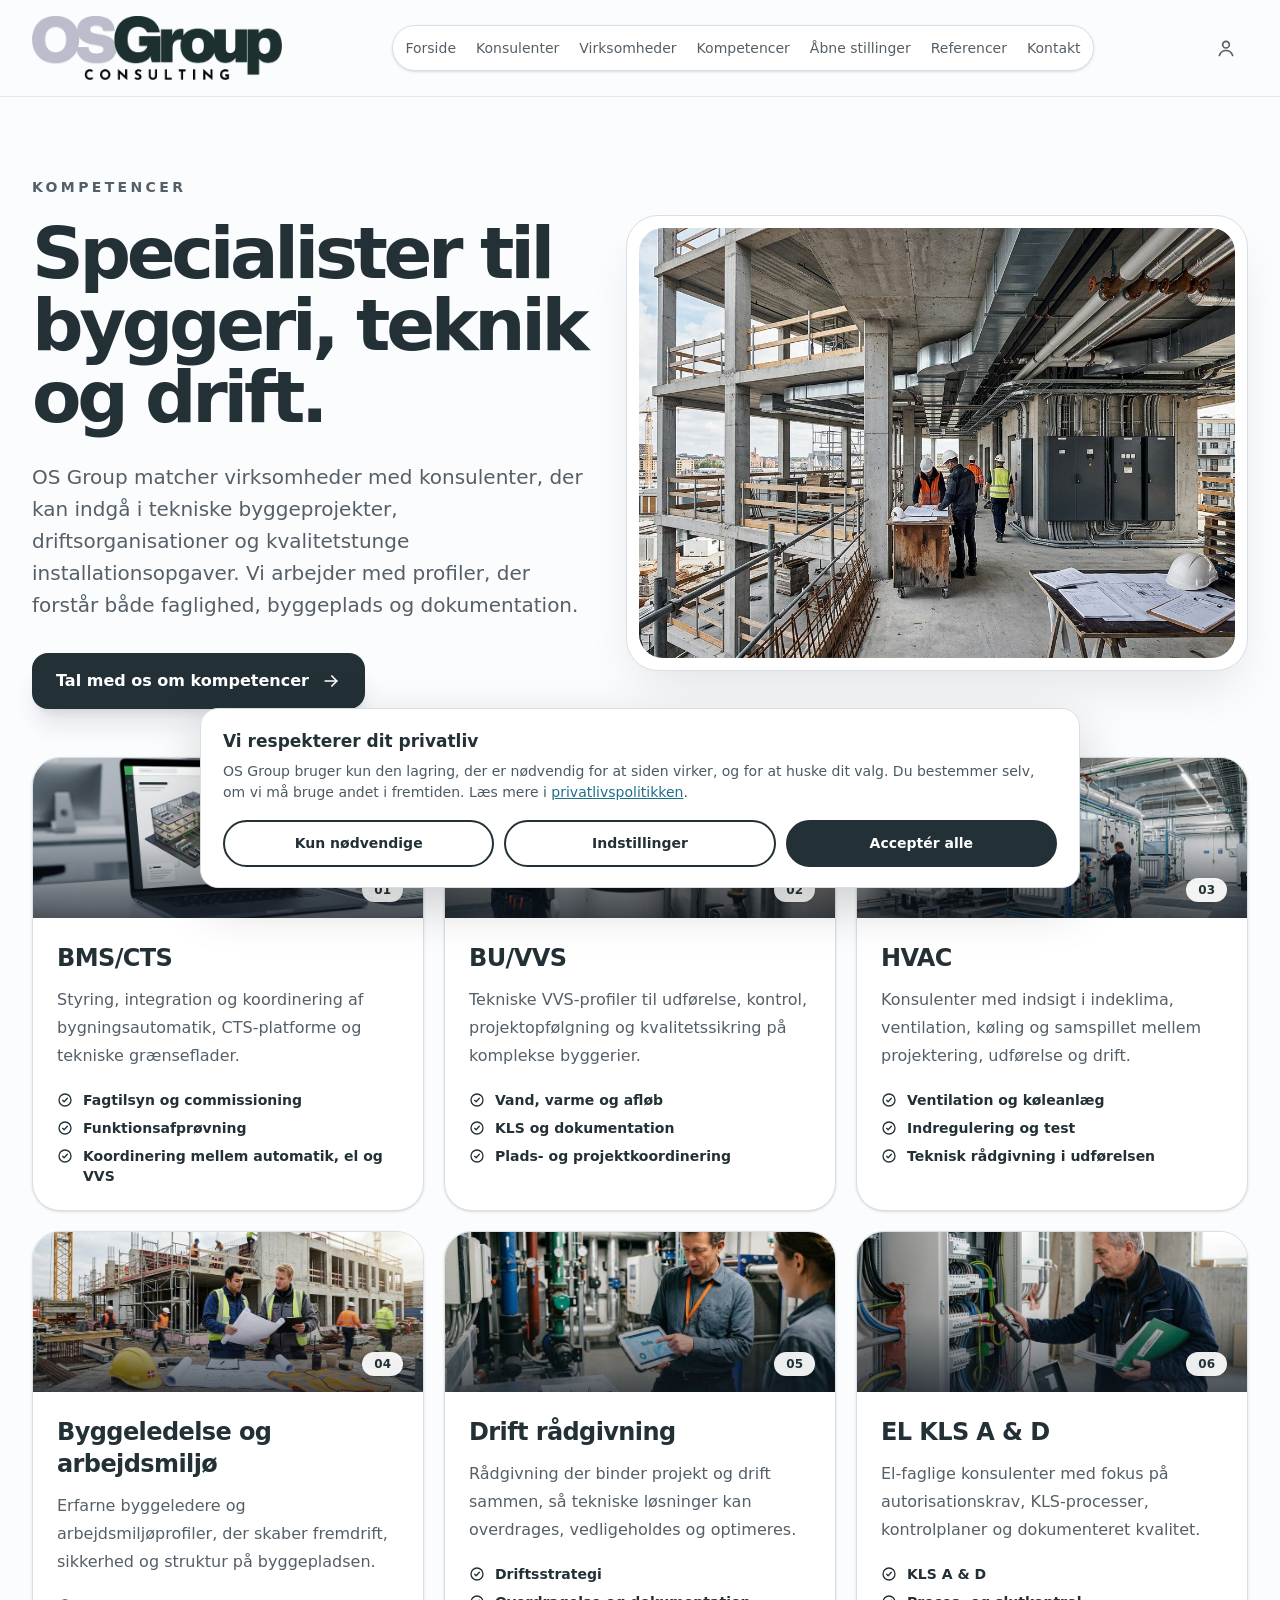
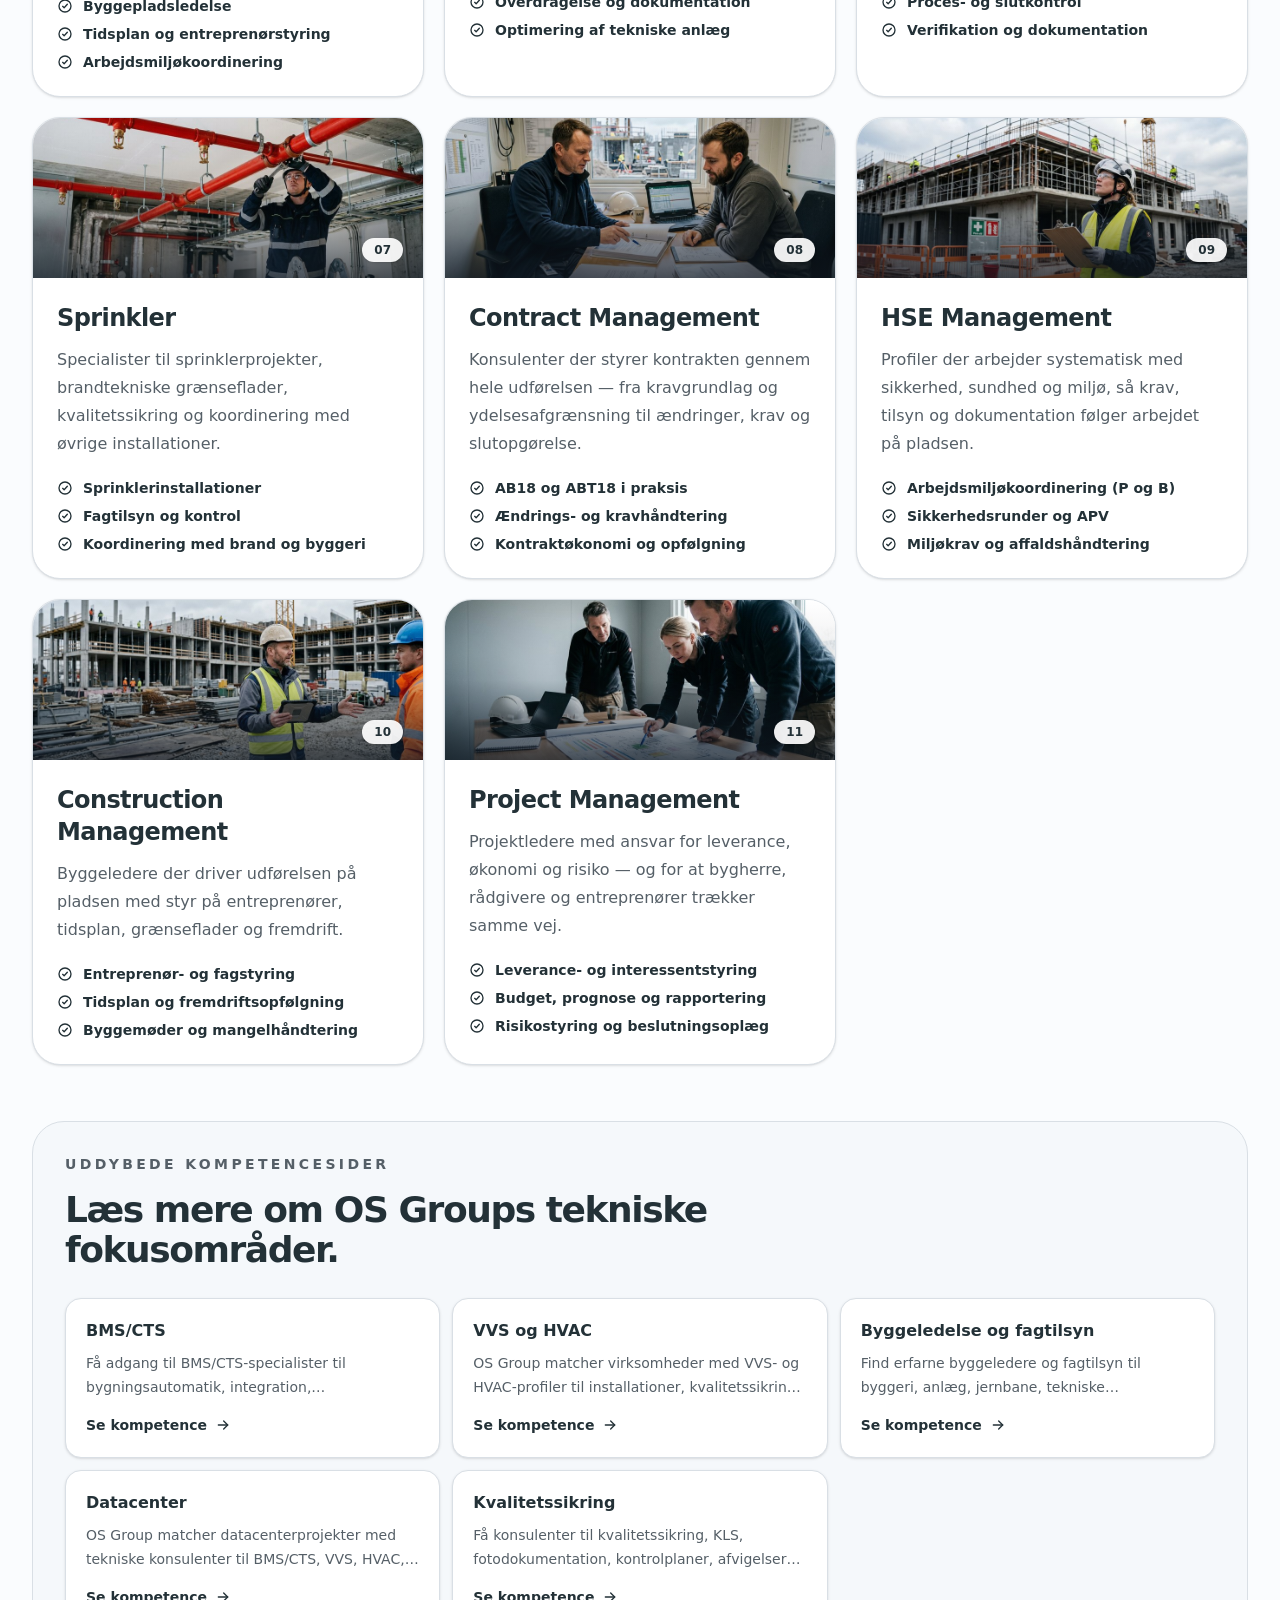
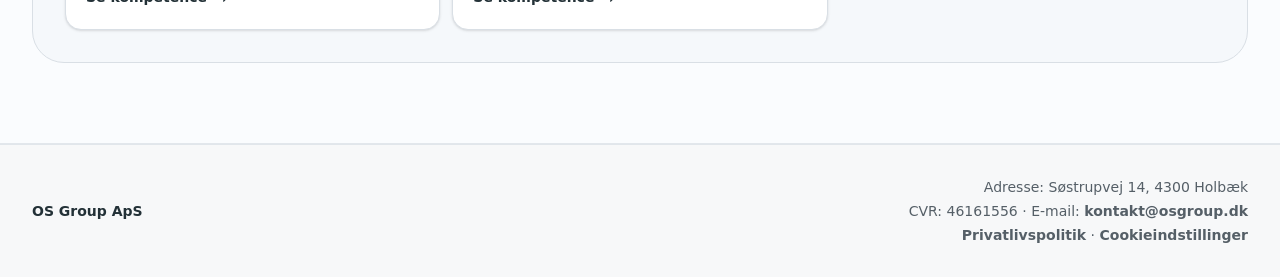
<file: kompetencer/index.html>
<!DOCTYPE html>
<html lang="da"><head>
    

    

    <meta charset="UTF-8">
    <link rel="icon" type="image/png" href="/favicon.png">
    <link rel="apple-touch-icon" href="/favicon.png">
    <meta name="viewport" content="width=device-width, initial-scale=1.0">
    <!-- Keep the public brand palette consistent, including on phones in dark mode. -->
    <meta name="color-scheme" content="light">
    <meta name="description" content="Se OS Groups tekniske kompetenceområder inden for BMS/CTS, VVS, HVAC, byggeledelse, fagtilsyn, drift, sprinkler, EL KLS og kvalitetssikring.">
    <meta property="og:title" content="Kompetencer | BMS/CTS, VVS, HVAC, byggeledelse og kvalitetssikring">
    <meta property="og:description" content="Se OS Groups tekniske kompetenceområder inden for BMS/CTS, VVS, HVAC, byggeledelse, fagtilsyn, drift, sprinkler, EL KLS og kvalitetssikring.">
    <meta property="og:type" content="website">
    <meta property="og:url" content="https://www.osgroup.dk/kompetencer">
    <meta property="og:image" content="https://www.osgroup.dk/og-image.jpg">
    <meta name="twitter:card" content="summary_large_image">
    <meta name="twitter:title" content="Kompetencer | BMS/CTS, VVS, HVAC, byggeledelse og kvalitetssikring">
    <meta name="twitter:description" content="Se OS Groups tekniske kompetenceområder inden for BMS/CTS, VVS, HVAC, byggeledelse, fagtilsyn, drift, sprinkler, EL KLS og kvalitetssikring.">
    <meta name="twitter:image" content="https://www.osgroup.dk/og-image.jpg">
    <title>Kompetencer | BMS/CTS, VVS, HVAC, byggeledelse og kvalitetssikring</title>
  <link rel="stylesheet" href="/styles.css"><link rel="canonical" href="https://www.osgroup.dk/kompetencer"></head>
  <body>
    <div id="root"><main class="min-h-screen overflow-hidden bg-background text-foreground"><header class="sticky top-0 z-30 border-b border-border/70 bg-background/92 backdrop-blur-xl"><div class="mx-auto flex max-w-[90rem] items-center justify-between gap-4 px-3 py-4 sm:px-6 lg:flex-wrap lg:gap-x-4 lg:gap-y-3 lg:px-8 xl:flex-nowrap"><a href="/" aria-label="OS Group forside" class="flex min-w-0 shrink-0 items-center"><img src="/logo.png" alt="OS Group" width="860" height="219" decoding="async" fetchpriority="high" class="h-16 w-auto max-w-[min(220px,calc(100vw-136px))] object-contain sm:h-20 sm:max-w-[300px] lg:h-16 lg:max-w-[250px] 2xl:h-20 2xl:max-w-[315px]"></a><nav aria-label="Hovedmenu" class="hidden items-center gap-1 rounded-full border border-border bg-card p-1 text-sm text-muted-foreground shadow-sm lg:order-3 lg:flex lg:w-full lg:justify-center xl:order-none xl:w-auto"><a href="/" class="whitespace-nowrap rounded-full px-3 py-2 transition hover:bg-secondary hover:text-foreground xl:px-2 2xl:px-3">Forside</a><a href="/for-konsulenter" class="whitespace-nowrap rounded-full px-3 py-2 transition hover:bg-secondary hover:text-foreground xl:px-2 2xl:px-3">Konsulenter</a><a href="/for-virksomheder" class="whitespace-nowrap rounded-full px-3 py-2 transition hover:bg-secondary hover:text-foreground xl:px-2 2xl:px-3">Virksomheder</a><a href="/kompetencer" class="whitespace-nowrap rounded-full px-3 py-2 transition hover:bg-secondary hover:text-foreground xl:px-2 2xl:px-3">Kompetencer</a><a href="/aabne-stillinger" class="whitespace-nowrap rounded-full px-3 py-2 transition hover:bg-secondary hover:text-foreground xl:px-2 2xl:px-3">Åbne stillinger</a><a href="/referencer" class="whitespace-nowrap rounded-full px-3 py-2 transition hover:bg-secondary hover:text-foreground xl:px-2 2xl:px-3">Referencer</a><a href="/#kontakt" class="whitespace-nowrap rounded-full px-3 py-2 transition hover:bg-secondary hover:text-foreground xl:px-2 2xl:px-3">Kontakt</a></nav><div class="flex shrink-0 items-center gap-2"><div aria-label="Language selector" class="hidden rounded-full border border-border bg-card p-1 text-xs font-bold shadow-sm sm:flex"><button type="button" class="rounded-full px-3 py-2 transition bg-[#233137] text-white">🇩🇰 DA</button><button type="button" class="rounded-full px-3 py-2 transition text-muted-foreground hover:text-foreground">🇬🇧 EN</button></div><button type="button" aria-label="Åbn menu" aria-expanded="false" class="inline-flex h-11 w-11 items-center justify-center rounded-full border border-border bg-card text-[#233137] shadow-sm transition hover:bg-secondary lg:hidden dark:text-foreground"><svg viewBox="0 0 24 24" fill="none" stroke="currentColor" stroke-width="2" stroke-linecap="round" stroke-linejoin="round" aria-hidden="true" class="h-5 w-5"><path d="M4 7h16"></path><path d="M4 12h16"></path><path d="M4 17h16"></path></svg></button><a href="https://udbud.osgroup.dk" aria-label="Log ind på OS Group Udbudsportal" title="Log ind på OS Group Udbudsportal" class="inline-flex h-11 w-11 shrink-0 items-center justify-center rounded-full text-muted-foreground transition hover:bg-secondary hover:text-foreground focus-visible:outline-none focus-visible:ring-2 focus-visible:ring-ring focus-visible:ring-offset-2"><svg viewBox="0 0 24 24" fill="none" stroke="currentColor" stroke-width="2" stroke-linecap="round" stroke-linejoin="round" aria-hidden="true" class="h-5 w-5"><circle cx="12" cy="8" r="4"></circle><path d="M4 21c1.5-4 4.5-6 8-6s6.5 2 8 6"></path></svg></a></div></div></header><section class="relative min-h-[calc(100vh-140px)] border-b border-border/70"><div class="absolute inset-x-0 top-0 -z-10 h-[560px] bg-[radial-gradient(circle_at_top_right,rgba(183,186,197,0.24),transparent_34%),linear-gradient(180deg,rgba(247,248,249,0.95),rgba(255,255,255,0))] dark:bg-[radial-gradient(circle_at_top_right,rgba(183,186,197,0.12),transparent_34%),linear-gradient(180deg,rgba(36,49,55,0.38),rgba(10,14,16,0))]"></div><div class="mx-auto max-w-7xl px-5 py-12 sm:px-8 sm:py-20"><div class="grid gap-8 lg:grid-cols-[0.95fr_1.05fr] lg:items-center"><div><p class="text-sm font-black uppercase tracking-[0.24em] text-muted-foreground">Kompetencer</p><h1 class="mt-5 max-w-4xl text-4xl font-black tracking-[-0.06em] text-[#233137] sm:text-6xl lg:text-7xl dark:text-foreground">Specialister til byggeri, teknik og drift.</h1><p class="mt-7 max-w-3xl text-lg leading-8 text-muted-foreground sm:text-xl">OS Group matcher virksomheder med konsulenter, der kan indgå i tekniske byggeprojekter, driftsorganisationer og kvalitetstunge installationsopgaver. Vi arbejder med profiler, der forstår både faglighed, byggeplads og dokumentation.</p><a href="/#kontakt" class="mt-8 inline-flex items-center justify-center gap-3 rounded-2xl bg-[#233137] px-6 py-4 font-black text-white shadow-xl shadow-slate-900/10 transition hover:-translate-y-1 hover:shadow-2xl dark:bg-primary dark:text-primary-foreground">Tal med os om kompetencer<svg viewBox="0 0 24 24" fill="none" stroke="currentColor" stroke-width="2" stroke-linecap="round" stroke-linejoin="round" aria-hidden="true" class="h-5 w-5"><path d="M5 12h14"></path><path d="m13 6 6 6-6 6"></path></svg></a></div><div class="overflow-hidden rounded-[2rem] border border-border bg-card p-3 shadow-2xl shadow-slate-950/10"><img src="/kompetencer-hero.jpg" alt="Byggeplads med tekniske installationer" loading="lazy" decoding="async" class="h-[260px] w-full rounded-[1.5rem] object-cover sm:h-[360px] lg:h-[430px]"></div></div><div class="mt-12 grid gap-5 md:grid-cols-2 xl:grid-cols-3"><article class="group overflow-hidden rounded-[1.75rem] border border-border bg-card shadow-sm transition hover:-translate-y-1 hover:shadow-xl"><div class="relative h-40 overflow-hidden bg-[#233137]"><img src="/kompetence-bms-cts.jpg" alt="BMS/CTS" loading="lazy" decoding="async" class="h-full w-full object-cover transition duration-500 group-hover:scale-105"><div class="absolute inset-0 bg-gradient-to-t from-[#101923]/72 via-[#101923]/10 to-transparent"></div><div class="absolute bottom-4 right-5 rounded-full bg-white/92 px-3 py-1 text-xs font-black text-[#233137] shadow-sm">01</div></div><div class="p-6"><h2 class="text-2xl font-black tracking-tight text-[#233137] dark:text-foreground">BMS/CTS</h2><p class="mt-3 leading-7 text-muted-foreground">Styring, integration og koordinering af bygningsautomatik, CTS-platforme og tekniske grænseflader.</p><ul class="mt-5 space-y-2 text-sm font-bold text-[#233137] dark:text-foreground"><li class="flex gap-2.5"><svg viewBox="0 0 24 24" fill="none" stroke="currentColor" stroke-width="2" stroke-linecap="round" stroke-linejoin="round" aria-hidden="true" class="mt-0.5 h-4 w-4 shrink-0"><circle cx="12" cy="12" r="9"></circle><path d="m8.5 12.5 2.2 2.2 4.8-5.4"></path></svg><span>Fagtilsyn og commissioning</span></li><li class="flex gap-2.5"><svg viewBox="0 0 24 24" fill="none" stroke="currentColor" stroke-width="2" stroke-linecap="round" stroke-linejoin="round" aria-hidden="true" class="mt-0.5 h-4 w-4 shrink-0"><circle cx="12" cy="12" r="9"></circle><path d="m8.5 12.5 2.2 2.2 4.8-5.4"></path></svg><span>Funktionsafprøvning</span></li><li class="flex gap-2.5"><svg viewBox="0 0 24 24" fill="none" stroke="currentColor" stroke-width="2" stroke-linecap="round" stroke-linejoin="round" aria-hidden="true" class="mt-0.5 h-4 w-4 shrink-0"><circle cx="12" cy="12" r="9"></circle><path d="m8.5 12.5 2.2 2.2 4.8-5.4"></path></svg><span>Koordinering mellem automatik, el og VVS</span></li></ul></div></article><article class="group overflow-hidden rounded-[1.75rem] border border-border bg-card shadow-sm transition hover:-translate-y-1 hover:shadow-xl"><div class="relative h-40 overflow-hidden bg-[#233137]"><img src="/kompetence-vvs.jpg" alt="BU/VVS" loading="lazy" decoding="async" class="h-full w-full object-cover transition duration-500 group-hover:scale-105"><div class="absolute inset-0 bg-gradient-to-t from-[#101923]/72 via-[#101923]/10 to-transparent"></div><div class="absolute bottom-4 right-5 rounded-full bg-white/92 px-3 py-1 text-xs font-black text-[#233137] shadow-sm">02</div></div><div class="p-6"><h2 class="text-2xl font-black tracking-tight text-[#233137] dark:text-foreground">BU/VVS</h2><p class="mt-3 leading-7 text-muted-foreground">Tekniske VVS-profiler til udførelse, kontrol, projektopfølgning og kvalitetssikring på komplekse byggerier.</p><ul class="mt-5 space-y-2 text-sm font-bold text-[#233137] dark:text-foreground"><li class="flex gap-2.5"><svg viewBox="0 0 24 24" fill="none" stroke="currentColor" stroke-width="2" stroke-linecap="round" stroke-linejoin="round" aria-hidden="true" class="mt-0.5 h-4 w-4 shrink-0"><circle cx="12" cy="12" r="9"></circle><path d="m8.5 12.5 2.2 2.2 4.8-5.4"></path></svg><span>Vand, varme og afløb</span></li><li class="flex gap-2.5"><svg viewBox="0 0 24 24" fill="none" stroke="currentColor" stroke-width="2" stroke-linecap="round" stroke-linejoin="round" aria-hidden="true" class="mt-0.5 h-4 w-4 shrink-0"><circle cx="12" cy="12" r="9"></circle><path d="m8.5 12.5 2.2 2.2 4.8-5.4"></path></svg><span>KLS og dokumentation</span></li><li class="flex gap-2.5"><svg viewBox="0 0 24 24" fill="none" stroke="currentColor" stroke-width="2" stroke-linecap="round" stroke-linejoin="round" aria-hidden="true" class="mt-0.5 h-4 w-4 shrink-0"><circle cx="12" cy="12" r="9"></circle><path d="m8.5 12.5 2.2 2.2 4.8-5.4"></path></svg><span>Plads- og projektkoordinering</span></li></ul></div></article><article class="group overflow-hidden rounded-[1.75rem] border border-border bg-card shadow-sm transition hover:-translate-y-1 hover:shadow-xl"><div class="relative h-40 overflow-hidden bg-[#233137]"><img src="/kompetence-hvac.jpg" alt="HVAC" loading="lazy" decoding="async" class="h-full w-full object-cover transition duration-500 group-hover:scale-105"><div class="absolute inset-0 bg-gradient-to-t from-[#101923]/72 via-[#101923]/10 to-transparent"></div><div class="absolute bottom-4 right-5 rounded-full bg-white/92 px-3 py-1 text-xs font-black text-[#233137] shadow-sm">03</div></div><div class="p-6"><h2 class="text-2xl font-black tracking-tight text-[#233137] dark:text-foreground">HVAC</h2><p class="mt-3 leading-7 text-muted-foreground">Konsulenter med indsigt i indeklima, ventilation, køling og samspillet mellem projektering, udførelse og drift.</p><ul class="mt-5 space-y-2 text-sm font-bold text-[#233137] dark:text-foreground"><li class="flex gap-2.5"><svg viewBox="0 0 24 24" fill="none" stroke="currentColor" stroke-width="2" stroke-linecap="round" stroke-linejoin="round" aria-hidden="true" class="mt-0.5 h-4 w-4 shrink-0"><circle cx="12" cy="12" r="9"></circle><path d="m8.5 12.5 2.2 2.2 4.8-5.4"></path></svg><span>Ventilation og køleanlæg</span></li><li class="flex gap-2.5"><svg viewBox="0 0 24 24" fill="none" stroke="currentColor" stroke-width="2" stroke-linecap="round" stroke-linejoin="round" aria-hidden="true" class="mt-0.5 h-4 w-4 shrink-0"><circle cx="12" cy="12" r="9"></circle><path d="m8.5 12.5 2.2 2.2 4.8-5.4"></path></svg><span>Indregulering og test</span></li><li class="flex gap-2.5"><svg viewBox="0 0 24 24" fill="none" stroke="currentColor" stroke-width="2" stroke-linecap="round" stroke-linejoin="round" aria-hidden="true" class="mt-0.5 h-4 w-4 shrink-0"><circle cx="12" cy="12" r="9"></circle><path d="m8.5 12.5 2.2 2.2 4.8-5.4"></path></svg><span>Teknisk rådgivning i udførelsen</span></li></ul></div></article><article class="group overflow-hidden rounded-[1.75rem] border border-border bg-card shadow-sm transition hover:-translate-y-1 hover:shadow-xl"><div class="relative h-40 overflow-hidden bg-[#233137]"><img src="/kompetence-byggeledelse.jpg" alt="Byggeledelse og arbejdsmiljø" loading="lazy" decoding="async" class="h-full w-full object-cover transition duration-500 group-hover:scale-105"><div class="absolute inset-0 bg-gradient-to-t from-[#101923]/72 via-[#101923]/10 to-transparent"></div><div class="absolute bottom-4 right-5 rounded-full bg-white/92 px-3 py-1 text-xs font-black text-[#233137] shadow-sm">04</div></div><div class="p-6"><h2 class="text-2xl font-black tracking-tight text-[#233137] dark:text-foreground">Byggeledelse og arbejdsmiljø</h2><p class="mt-3 leading-7 text-muted-foreground">Erfarne byggeledere og arbejdsmiljøprofiler, der skaber fremdrift, sikkerhed og struktur på byggepladsen.</p><ul class="mt-5 space-y-2 text-sm font-bold text-[#233137] dark:text-foreground"><li class="flex gap-2.5"><svg viewBox="0 0 24 24" fill="none" stroke="currentColor" stroke-width="2" stroke-linecap="round" stroke-linejoin="round" aria-hidden="true" class="mt-0.5 h-4 w-4 shrink-0"><circle cx="12" cy="12" r="9"></circle><path d="m8.5 12.5 2.2 2.2 4.8-5.4"></path></svg><span>Byggepladsledelse</span></li><li class="flex gap-2.5"><svg viewBox="0 0 24 24" fill="none" stroke="currentColor" stroke-width="2" stroke-linecap="round" stroke-linejoin="round" aria-hidden="true" class="mt-0.5 h-4 w-4 shrink-0"><circle cx="12" cy="12" r="9"></circle><path d="m8.5 12.5 2.2 2.2 4.8-5.4"></path></svg><span>Tidsplan og entreprenørstyring</span></li><li class="flex gap-2.5"><svg viewBox="0 0 24 24" fill="none" stroke="currentColor" stroke-width="2" stroke-linecap="round" stroke-linejoin="round" aria-hidden="true" class="mt-0.5 h-4 w-4 shrink-0"><circle cx="12" cy="12" r="9"></circle><path d="m8.5 12.5 2.2 2.2 4.8-5.4"></path></svg><span>Arbejdsmiljøkoordinering</span></li></ul></div></article><article class="group overflow-hidden rounded-[1.75rem] border border-border bg-card shadow-sm transition hover:-translate-y-1 hover:shadow-xl"><div class="relative h-40 overflow-hidden bg-[#233137]"><img src="/kompetence-drift.jpg" alt="Drift rådgivning" loading="lazy" decoding="async" class="h-full w-full object-cover transition duration-500 group-hover:scale-105"><div class="absolute inset-0 bg-gradient-to-t from-[#101923]/72 via-[#101923]/10 to-transparent"></div><div class="absolute bottom-4 right-5 rounded-full bg-white/92 px-3 py-1 text-xs font-black text-[#233137] shadow-sm">05</div></div><div class="p-6"><h2 class="text-2xl font-black tracking-tight text-[#233137] dark:text-foreground">Drift rådgivning</h2><p class="mt-3 leading-7 text-muted-foreground">Rådgivning der binder projekt og drift sammen, så tekniske løsninger kan overdrages, vedligeholdes og optimeres.</p><ul class="mt-5 space-y-2 text-sm font-bold text-[#233137] dark:text-foreground"><li class="flex gap-2.5"><svg viewBox="0 0 24 24" fill="none" stroke="currentColor" stroke-width="2" stroke-linecap="round" stroke-linejoin="round" aria-hidden="true" class="mt-0.5 h-4 w-4 shrink-0"><circle cx="12" cy="12" r="9"></circle><path d="m8.5 12.5 2.2 2.2 4.8-5.4"></path></svg><span>Driftsstrategi</span></li><li class="flex gap-2.5"><svg viewBox="0 0 24 24" fill="none" stroke="currentColor" stroke-width="2" stroke-linecap="round" stroke-linejoin="round" aria-hidden="true" class="mt-0.5 h-4 w-4 shrink-0"><circle cx="12" cy="12" r="9"></circle><path d="m8.5 12.5 2.2 2.2 4.8-5.4"></path></svg><span>Overdragelse og dokumentation</span></li><li class="flex gap-2.5"><svg viewBox="0 0 24 24" fill="none" stroke="currentColor" stroke-width="2" stroke-linecap="round" stroke-linejoin="round" aria-hidden="true" class="mt-0.5 h-4 w-4 shrink-0"><circle cx="12" cy="12" r="9"></circle><path d="m8.5 12.5 2.2 2.2 4.8-5.4"></path></svg><span>Optimering af tekniske anlæg</span></li></ul></div></article><article class="group overflow-hidden rounded-[1.75rem] border border-border bg-card shadow-sm transition hover:-translate-y-1 hover:shadow-xl"><div class="relative h-40 overflow-hidden bg-[#233137]"><img src="/kompetence-el-kls.jpg" alt="EL KLS A &amp; D" loading="lazy" decoding="async" class="h-full w-full object-cover transition duration-500 group-hover:scale-105"><div class="absolute inset-0 bg-gradient-to-t from-[#101923]/72 via-[#101923]/10 to-transparent"></div><div class="absolute bottom-4 right-5 rounded-full bg-white/92 px-3 py-1 text-xs font-black text-[#233137] shadow-sm">06</div></div><div class="p-6"><h2 class="text-2xl font-black tracking-tight text-[#233137] dark:text-foreground">EL KLS A &amp; D</h2><p class="mt-3 leading-7 text-muted-foreground">El-faglige konsulenter med fokus på autorisationskrav, KLS-processer, kontrolplaner og dokumenteret kvalitet.</p><ul class="mt-5 space-y-2 text-sm font-bold text-[#233137] dark:text-foreground"><li class="flex gap-2.5"><svg viewBox="0 0 24 24" fill="none" stroke="currentColor" stroke-width="2" stroke-linecap="round" stroke-linejoin="round" aria-hidden="true" class="mt-0.5 h-4 w-4 shrink-0"><circle cx="12" cy="12" r="9"></circle><path d="m8.5 12.5 2.2 2.2 4.8-5.4"></path></svg><span>KLS A &amp; D</span></li><li class="flex gap-2.5"><svg viewBox="0 0 24 24" fill="none" stroke="currentColor" stroke-width="2" stroke-linecap="round" stroke-linejoin="round" aria-hidden="true" class="mt-0.5 h-4 w-4 shrink-0"><circle cx="12" cy="12" r="9"></circle><path d="m8.5 12.5 2.2 2.2 4.8-5.4"></path></svg><span>Proces- og slutkontrol</span></li><li class="flex gap-2.5"><svg viewBox="0 0 24 24" fill="none" stroke="currentColor" stroke-width="2" stroke-linecap="round" stroke-linejoin="round" aria-hidden="true" class="mt-0.5 h-4 w-4 shrink-0"><circle cx="12" cy="12" r="9"></circle><path d="m8.5 12.5 2.2 2.2 4.8-5.4"></path></svg><span>Verifikation og dokumentation</span></li></ul></div></article><article class="group overflow-hidden rounded-[1.75rem] border border-border bg-card shadow-sm transition hover:-translate-y-1 hover:shadow-xl"><div class="relative h-40 overflow-hidden bg-[#233137]"><img src="/kompetence-sprinkler.jpg" alt="Sprinkler" loading="lazy" decoding="async" class="h-full w-full object-cover transition duration-500 group-hover:scale-105"><div class="absolute inset-0 bg-gradient-to-t from-[#101923]/72 via-[#101923]/10 to-transparent"></div><div class="absolute bottom-4 right-5 rounded-full bg-white/92 px-3 py-1 text-xs font-black text-[#233137] shadow-sm">07</div></div><div class="p-6"><h2 class="text-2xl font-black tracking-tight text-[#233137] dark:text-foreground">Sprinkler</h2><p class="mt-3 leading-7 text-muted-foreground">Specialister til sprinklerprojekter, brandtekniske grænseflader, kvalitetssikring og koordinering med øvrige installationer.</p><ul class="mt-5 space-y-2 text-sm font-bold text-[#233137] dark:text-foreground"><li class="flex gap-2.5"><svg viewBox="0 0 24 24" fill="none" stroke="currentColor" stroke-width="2" stroke-linecap="round" stroke-linejoin="round" aria-hidden="true" class="mt-0.5 h-4 w-4 shrink-0"><circle cx="12" cy="12" r="9"></circle><path d="m8.5 12.5 2.2 2.2 4.8-5.4"></path></svg><span>Sprinklerinstallationer</span></li><li class="flex gap-2.5"><svg viewBox="0 0 24 24" fill="none" stroke="currentColor" stroke-width="2" stroke-linecap="round" stroke-linejoin="round" aria-hidden="true" class="mt-0.5 h-4 w-4 shrink-0"><circle cx="12" cy="12" r="9"></circle><path d="m8.5 12.5 2.2 2.2 4.8-5.4"></path></svg><span>Fagtilsyn og kontrol</span></li><li class="flex gap-2.5"><svg viewBox="0 0 24 24" fill="none" stroke="currentColor" stroke-width="2" stroke-linecap="round" stroke-linejoin="round" aria-hidden="true" class="mt-0.5 h-4 w-4 shrink-0"><circle cx="12" cy="12" r="9"></circle><path d="m8.5 12.5 2.2 2.2 4.8-5.4"></path></svg><span>Koordinering med brand og byggeri</span></li></ul></div></article><article class="group overflow-hidden rounded-[1.75rem] border border-border bg-card shadow-sm transition hover:-translate-y-1 hover:shadow-xl"><div class="relative h-40 overflow-hidden bg-[#233137]"><img src="/kompetence-contract-management.jpg" alt="Contract Management" loading="lazy" decoding="async" class="h-full w-full object-cover transition duration-500 group-hover:scale-105"><div class="absolute inset-0 bg-gradient-to-t from-[#101923]/72 via-[#101923]/10 to-transparent"></div><div class="absolute bottom-4 right-5 rounded-full bg-white/92 px-3 py-1 text-xs font-black text-[#233137] shadow-sm">08</div></div><div class="p-6"><h2 class="text-2xl font-black tracking-tight text-[#233137] dark:text-foreground">Contract Management</h2><p class="mt-3 leading-7 text-muted-foreground">Konsulenter der styrer kontrakten gennem hele udførelsen — fra kravgrundlag og ydelsesafgrænsning til ændringer, krav og slutopgørelse.</p><ul class="mt-5 space-y-2 text-sm font-bold text-[#233137] dark:text-foreground"><li class="flex gap-2.5"><svg viewBox="0 0 24 24" fill="none" stroke="currentColor" stroke-width="2" stroke-linecap="round" stroke-linejoin="round" aria-hidden="true" class="mt-0.5 h-4 w-4 shrink-0"><circle cx="12" cy="12" r="9"></circle><path d="m8.5 12.5 2.2 2.2 4.8-5.4"></path></svg><span>AB18 og ABT18 i praksis</span></li><li class="flex gap-2.5"><svg viewBox="0 0 24 24" fill="none" stroke="currentColor" stroke-width="2" stroke-linecap="round" stroke-linejoin="round" aria-hidden="true" class="mt-0.5 h-4 w-4 shrink-0"><circle cx="12" cy="12" r="9"></circle><path d="m8.5 12.5 2.2 2.2 4.8-5.4"></path></svg><span>Ændrings- og kravhåndtering</span></li><li class="flex gap-2.5"><svg viewBox="0 0 24 24" fill="none" stroke="currentColor" stroke-width="2" stroke-linecap="round" stroke-linejoin="round" aria-hidden="true" class="mt-0.5 h-4 w-4 shrink-0"><circle cx="12" cy="12" r="9"></circle><path d="m8.5 12.5 2.2 2.2 4.8-5.4"></path></svg><span>Kontraktøkonomi og opfølgning</span></li></ul></div></article><article class="group overflow-hidden rounded-[1.75rem] border border-border bg-card shadow-sm transition hover:-translate-y-1 hover:shadow-xl"><div class="relative h-40 overflow-hidden bg-[#233137]"><img src="/kompetence-hse-management.jpg" alt="HSE Management" loading="lazy" decoding="async" class="h-full w-full object-cover transition duration-500 group-hover:scale-105"><div class="absolute inset-0 bg-gradient-to-t from-[#101923]/72 via-[#101923]/10 to-transparent"></div><div class="absolute bottom-4 right-5 rounded-full bg-white/92 px-3 py-1 text-xs font-black text-[#233137] shadow-sm">09</div></div><div class="p-6"><h2 class="text-2xl font-black tracking-tight text-[#233137] dark:text-foreground">HSE Management</h2><p class="mt-3 leading-7 text-muted-foreground">Profiler der arbejder systematisk med sikkerhed, sundhed og miljø, så krav, tilsyn og dokumentation følger arbejdet på pladsen.</p><ul class="mt-5 space-y-2 text-sm font-bold text-[#233137] dark:text-foreground"><li class="flex gap-2.5"><svg viewBox="0 0 24 24" fill="none" stroke="currentColor" stroke-width="2" stroke-linecap="round" stroke-linejoin="round" aria-hidden="true" class="mt-0.5 h-4 w-4 shrink-0"><circle cx="12" cy="12" r="9"></circle><path d="m8.5 12.5 2.2 2.2 4.8-5.4"></path></svg><span>Arbejdsmiljøkoordinering (P og B)</span></li><li class="flex gap-2.5"><svg viewBox="0 0 24 24" fill="none" stroke="currentColor" stroke-width="2" stroke-linecap="round" stroke-linejoin="round" aria-hidden="true" class="mt-0.5 h-4 w-4 shrink-0"><circle cx="12" cy="12" r="9"></circle><path d="m8.5 12.5 2.2 2.2 4.8-5.4"></path></svg><span>Sikkerhedsrunder og APV</span></li><li class="flex gap-2.5"><svg viewBox="0 0 24 24" fill="none" stroke="currentColor" stroke-width="2" stroke-linecap="round" stroke-linejoin="round" aria-hidden="true" class="mt-0.5 h-4 w-4 shrink-0"><circle cx="12" cy="12" r="9"></circle><path d="m8.5 12.5 2.2 2.2 4.8-5.4"></path></svg><span>Miljøkrav og affaldshåndtering</span></li></ul></div></article><article class="group overflow-hidden rounded-[1.75rem] border border-border bg-card shadow-sm transition hover:-translate-y-1 hover:shadow-xl"><div class="relative h-40 overflow-hidden bg-[#233137]"><img src="/kompetence-construction-management.jpg" alt="Construction Management" loading="lazy" decoding="async" class="h-full w-full object-cover transition duration-500 group-hover:scale-105"><div class="absolute inset-0 bg-gradient-to-t from-[#101923]/72 via-[#101923]/10 to-transparent"></div><div class="absolute bottom-4 right-5 rounded-full bg-white/92 px-3 py-1 text-xs font-black text-[#233137] shadow-sm">10</div></div><div class="p-6"><h2 class="text-2xl font-black tracking-tight text-[#233137] dark:text-foreground">Construction Management</h2><p class="mt-3 leading-7 text-muted-foreground">Byggeledere der driver udførelsen på pladsen med styr på entreprenører, tidsplan, grænseflader og fremdrift.</p><ul class="mt-5 space-y-2 text-sm font-bold text-[#233137] dark:text-foreground"><li class="flex gap-2.5"><svg viewBox="0 0 24 24" fill="none" stroke="currentColor" stroke-width="2" stroke-linecap="round" stroke-linejoin="round" aria-hidden="true" class="mt-0.5 h-4 w-4 shrink-0"><circle cx="12" cy="12" r="9"></circle><path d="m8.5 12.5 2.2 2.2 4.8-5.4"></path></svg><span>Entreprenør- og fagstyring</span></li><li class="flex gap-2.5"><svg viewBox="0 0 24 24" fill="none" stroke="currentColor" stroke-width="2" stroke-linecap="round" stroke-linejoin="round" aria-hidden="true" class="mt-0.5 h-4 w-4 shrink-0"><circle cx="12" cy="12" r="9"></circle><path d="m8.5 12.5 2.2 2.2 4.8-5.4"></path></svg><span>Tidsplan og fremdriftsopfølgning</span></li><li class="flex gap-2.5"><svg viewBox="0 0 24 24" fill="none" stroke="currentColor" stroke-width="2" stroke-linecap="round" stroke-linejoin="round" aria-hidden="true" class="mt-0.5 h-4 w-4 shrink-0"><circle cx="12" cy="12" r="9"></circle><path d="m8.5 12.5 2.2 2.2 4.8-5.4"></path></svg><span>Byggemøder og mangelhåndtering</span></li></ul></div></article><article class="group overflow-hidden rounded-[1.75rem] border border-border bg-card shadow-sm transition hover:-translate-y-1 hover:shadow-xl"><div class="relative h-40 overflow-hidden bg-[#233137]"><img src="/kompetence-project-management.jpg" alt="Project Management" loading="lazy" decoding="async" class="h-full w-full object-cover transition duration-500 group-hover:scale-105"><div class="absolute inset-0 bg-gradient-to-t from-[#101923]/72 via-[#101923]/10 to-transparent"></div><div class="absolute bottom-4 right-5 rounded-full bg-white/92 px-3 py-1 text-xs font-black text-[#233137] shadow-sm">11</div></div><div class="p-6"><h2 class="text-2xl font-black tracking-tight text-[#233137] dark:text-foreground">Project Management</h2><p class="mt-3 leading-7 text-muted-foreground">Projektledere med ansvar for leverance, økonomi og risiko — og for at bygherre, rådgivere og entreprenører trækker samme vej.</p><ul class="mt-5 space-y-2 text-sm font-bold text-[#233137] dark:text-foreground"><li class="flex gap-2.5"><svg viewBox="0 0 24 24" fill="none" stroke="currentColor" stroke-width="2" stroke-linecap="round" stroke-linejoin="round" aria-hidden="true" class="mt-0.5 h-4 w-4 shrink-0"><circle cx="12" cy="12" r="9"></circle><path d="m8.5 12.5 2.2 2.2 4.8-5.4"></path></svg><span>Leverance- og interessentstyring</span></li><li class="flex gap-2.5"><svg viewBox="0 0 24 24" fill="none" stroke="currentColor" stroke-width="2" stroke-linecap="round" stroke-linejoin="round" aria-hidden="true" class="mt-0.5 h-4 w-4 shrink-0"><circle cx="12" cy="12" r="9"></circle><path d="m8.5 12.5 2.2 2.2 4.8-5.4"></path></svg><span>Budget, prognose og rapportering</span></li><li class="flex gap-2.5"><svg viewBox="0 0 24 24" fill="none" stroke="currentColor" stroke-width="2" stroke-linecap="round" stroke-linejoin="round" aria-hidden="true" class="mt-0.5 h-4 w-4 shrink-0"><circle cx="12" cy="12" r="9"></circle><path d="m8.5 12.5 2.2 2.2 4.8-5.4"></path></svg><span>Risikostyring og beslutningsoplæg</span></li></ul></div></article></div><div class="mt-14 rounded-[2rem] border border-border bg-secondary/45 p-6 sm:p-8"><div class="max-w-3xl"><p class="text-sm font-black uppercase tracking-[0.24em] text-muted-foreground">Uddybede kompetencesider</p><h2 class="mt-4 text-3xl font-black tracking-[-0.04em] text-[#233137] sm:text-4xl dark:text-foreground">Læs mere om OS Groups tekniske fokusområder.</h2></div><div class="mt-7 grid gap-3 md:grid-cols-2 lg:grid-cols-3"><a href="/kompetencer/bms-cts" class="group rounded-2xl border border-border bg-card p-5 shadow-sm transition hover:-translate-y-1 hover:shadow-xl"><h3 class="font-black text-[#233137] dark:text-foreground">BMS/CTS</h3><p class="mt-2 line-clamp-2 text-sm leading-6 text-muted-foreground">Få adgang til BMS/CTS-specialister til bygningsautomatik, integration, funktionsafprøvning, commissioning og teknisk koordinering.</p><span class="mt-4 inline-flex items-center gap-2 text-sm font-black text-[#233137] dark:text-foreground">Se kompetence <svg viewBox="0 0 24 24" fill="none" stroke="currentColor" stroke-width="2" stroke-linecap="round" stroke-linejoin="round" aria-hidden="true" class="h-4 w-4 transition group-hover:translate-x-1"><path d="M5 12h14"></path><path d="m13 6 6 6-6 6"></path></svg></span></a><a href="/kompetencer/vvs-hvac" class="group rounded-2xl border border-border bg-card p-5 shadow-sm transition hover:-translate-y-1 hover:shadow-xl"><h3 class="font-black text-[#233137] dark:text-foreground">VVS og HVAC</h3><p class="mt-2 line-clamp-2 text-sm leading-6 text-muted-foreground">OS Group matcher virksomheder med VVS- og HVAC-profiler til installationer, kvalitetssikring, tilsyn, indregulering og teknisk projektopfølgning.</p><span class="mt-4 inline-flex items-center gap-2 text-sm font-black text-[#233137] dark:text-foreground">Se kompetence <svg viewBox="0 0 24 24" fill="none" stroke="currentColor" stroke-width="2" stroke-linecap="round" stroke-linejoin="round" aria-hidden="true" class="h-4 w-4 transition group-hover:translate-x-1"><path d="M5 12h14"></path><path d="m13 6 6 6-6 6"></path></svg></span></a><a href="/kompetencer/byggeledelse-fagtilsyn" class="group rounded-2xl border border-border bg-card p-5 shadow-sm transition hover:-translate-y-1 hover:shadow-xl"><h3 class="font-black text-[#233137] dark:text-foreground">Byggeledelse og fagtilsyn</h3><p class="mt-2 line-clamp-2 text-sm leading-6 text-muted-foreground">Find erfarne byggeledere og fagtilsyn til byggeri, anlæg, jernbane, tekniske installationer og projekter med krav til kvalitet og fremdrift.</p><span class="mt-4 inline-flex items-center gap-2 text-sm font-black text-[#233137] dark:text-foreground">Se kompetence <svg viewBox="0 0 24 24" fill="none" stroke="currentColor" stroke-width="2" stroke-linecap="round" stroke-linejoin="round" aria-hidden="true" class="h-4 w-4 transition group-hover:translate-x-1"><path d="M5 12h14"></path><path d="m13 6 6 6-6 6"></path></svg></span></a><a href="/kompetencer/datacenter" class="group rounded-2xl border border-border bg-card p-5 shadow-sm transition hover:-translate-y-1 hover:shadow-xl"><h3 class="font-black text-[#233137] dark:text-foreground">Datacenter</h3><p class="mt-2 line-clamp-2 text-sm leading-6 text-muted-foreground">OS Group matcher datacenterprojekter med tekniske konsulenter til BMS/CTS, VVS, HVAC, kvalitetssikring, dokumentation og byggeledelse.</p><span class="mt-4 inline-flex items-center gap-2 text-sm font-black text-[#233137] dark:text-foreground">Se kompetence <svg viewBox="0 0 24 24" fill="none" stroke="currentColor" stroke-width="2" stroke-linecap="round" stroke-linejoin="round" aria-hidden="true" class="h-4 w-4 transition group-hover:translate-x-1"><path d="M5 12h14"></path><path d="m13 6 6 6-6 6"></path></svg></span></a><a href="/kompetencer/kvalitetssikring" class="group rounded-2xl border border-border bg-card p-5 shadow-sm transition hover:-translate-y-1 hover:shadow-xl"><h3 class="font-black text-[#233137] dark:text-foreground">Kvalitetssikring</h3><p class="mt-2 line-clamp-2 text-sm leading-6 text-muted-foreground">Få konsulenter til kvalitetssikring, KLS, fotodokumentation, kontrolplaner, afvigelser og teknisk dokumentation i byggeri og drift.</p><span class="mt-4 inline-flex items-center gap-2 text-sm font-black text-[#233137] dark:text-foreground">Se kompetence <svg viewBox="0 0 24 24" fill="none" stroke="currentColor" stroke-width="2" stroke-linecap="round" stroke-linejoin="round" aria-hidden="true" class="h-4 w-4 transition group-hover:translate-x-1"><path d="M5 12h14"></path><path d="m13 6 6 6-6 6"></path></svg></span></a></div></div></div></section><footer class="border-t border-border/70 bg-[#f7f8f9] px-5 py-8 text-sm text-muted-foreground sm:px-8 dark:bg-card/30"><div class="mx-auto flex max-w-7xl flex-col gap-3 sm:flex-row sm:items-center sm:justify-between"><p class="font-black text-[#233137] dark:text-foreground">OS Group ApS</p><div class="flex flex-col gap-1 sm:items-end"><p>Adresse: Søstrupvej 14, 4300 Holbæk</p><p>CVR: 46161556 · E-mail: <a href="mailto:kontakt@osgroup.dk" class="font-bold underline-offset-4 hover:underline">kontakt@osgroup.dk</a></p></div></div></footer><aside role="dialog" aria-label="Cookieindstillinger" class="fixed inset-x-3 bottom-3 z-50 mx-auto max-w-4xl rounded-[1.5rem] border border-border bg-card p-4 shadow-2xl shadow-slate-950/20 sm:bottom-5 sm:p-5"><div class="grid gap-4 sm:grid-cols-[1fr_auto] sm:items-center"><div><h2 class="text-base font-black text-[#233137] dark:text-foreground">Vi bruger cookies</h2><p class="mt-1 text-sm leading-6 text-muted-foreground">Vi bruger nødvendige cookies for at få hjemmesiden til at fungere. Med dit samtykke kan vi også bruge cookies til statistik og forbedring af siden.</p></div><div class="grid gap-2 sm:grid-cols-2"><button type="button" class="min-h-11 rounded-2xl border border-border bg-background px-4 text-sm font-black transition hover:bg-secondary">Kun nødvendige</button><button type="button" class="min-h-11 rounded-2xl bg-[#233137] px-4 text-sm font-black text-white transition hover:-translate-y-0.5 hover:shadow-lg">Accepter alle</button></div></div></aside></main></div>
    
  

<script src="/site.js"></script></body></html>
</file>
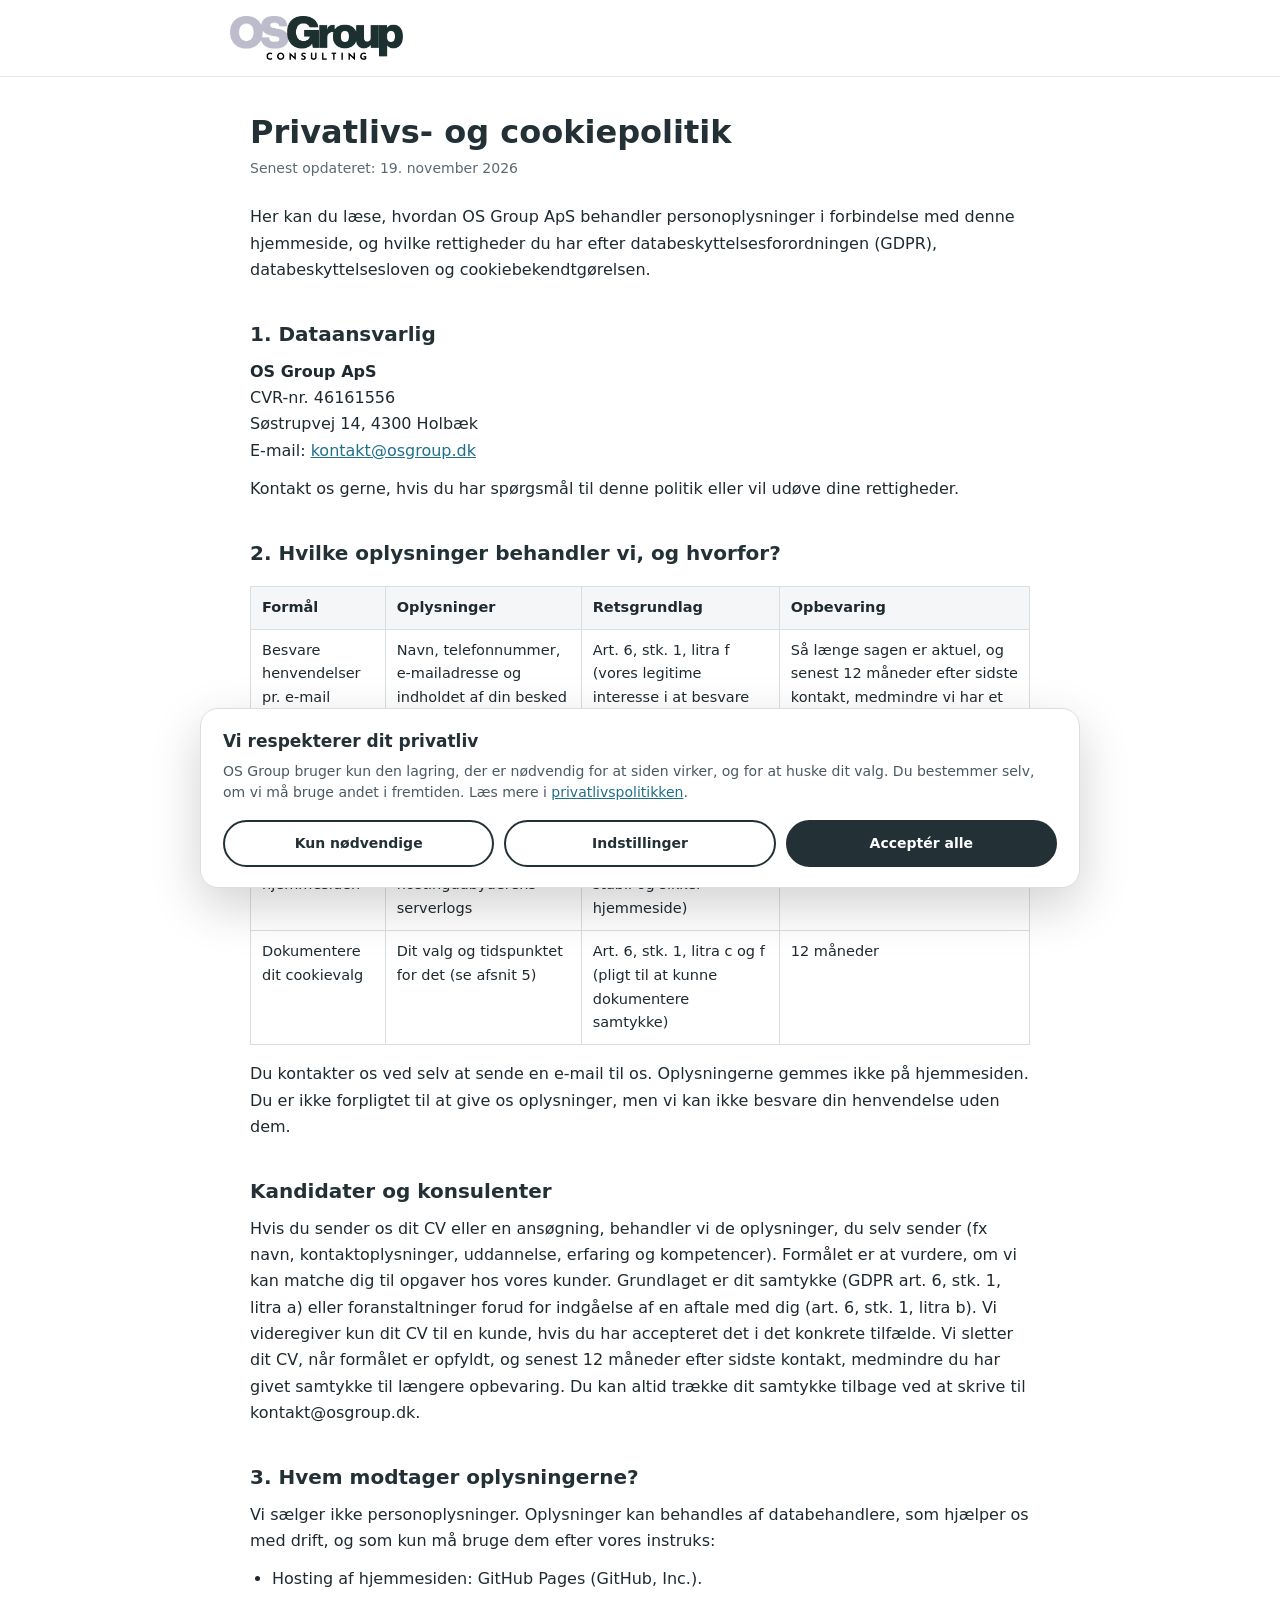
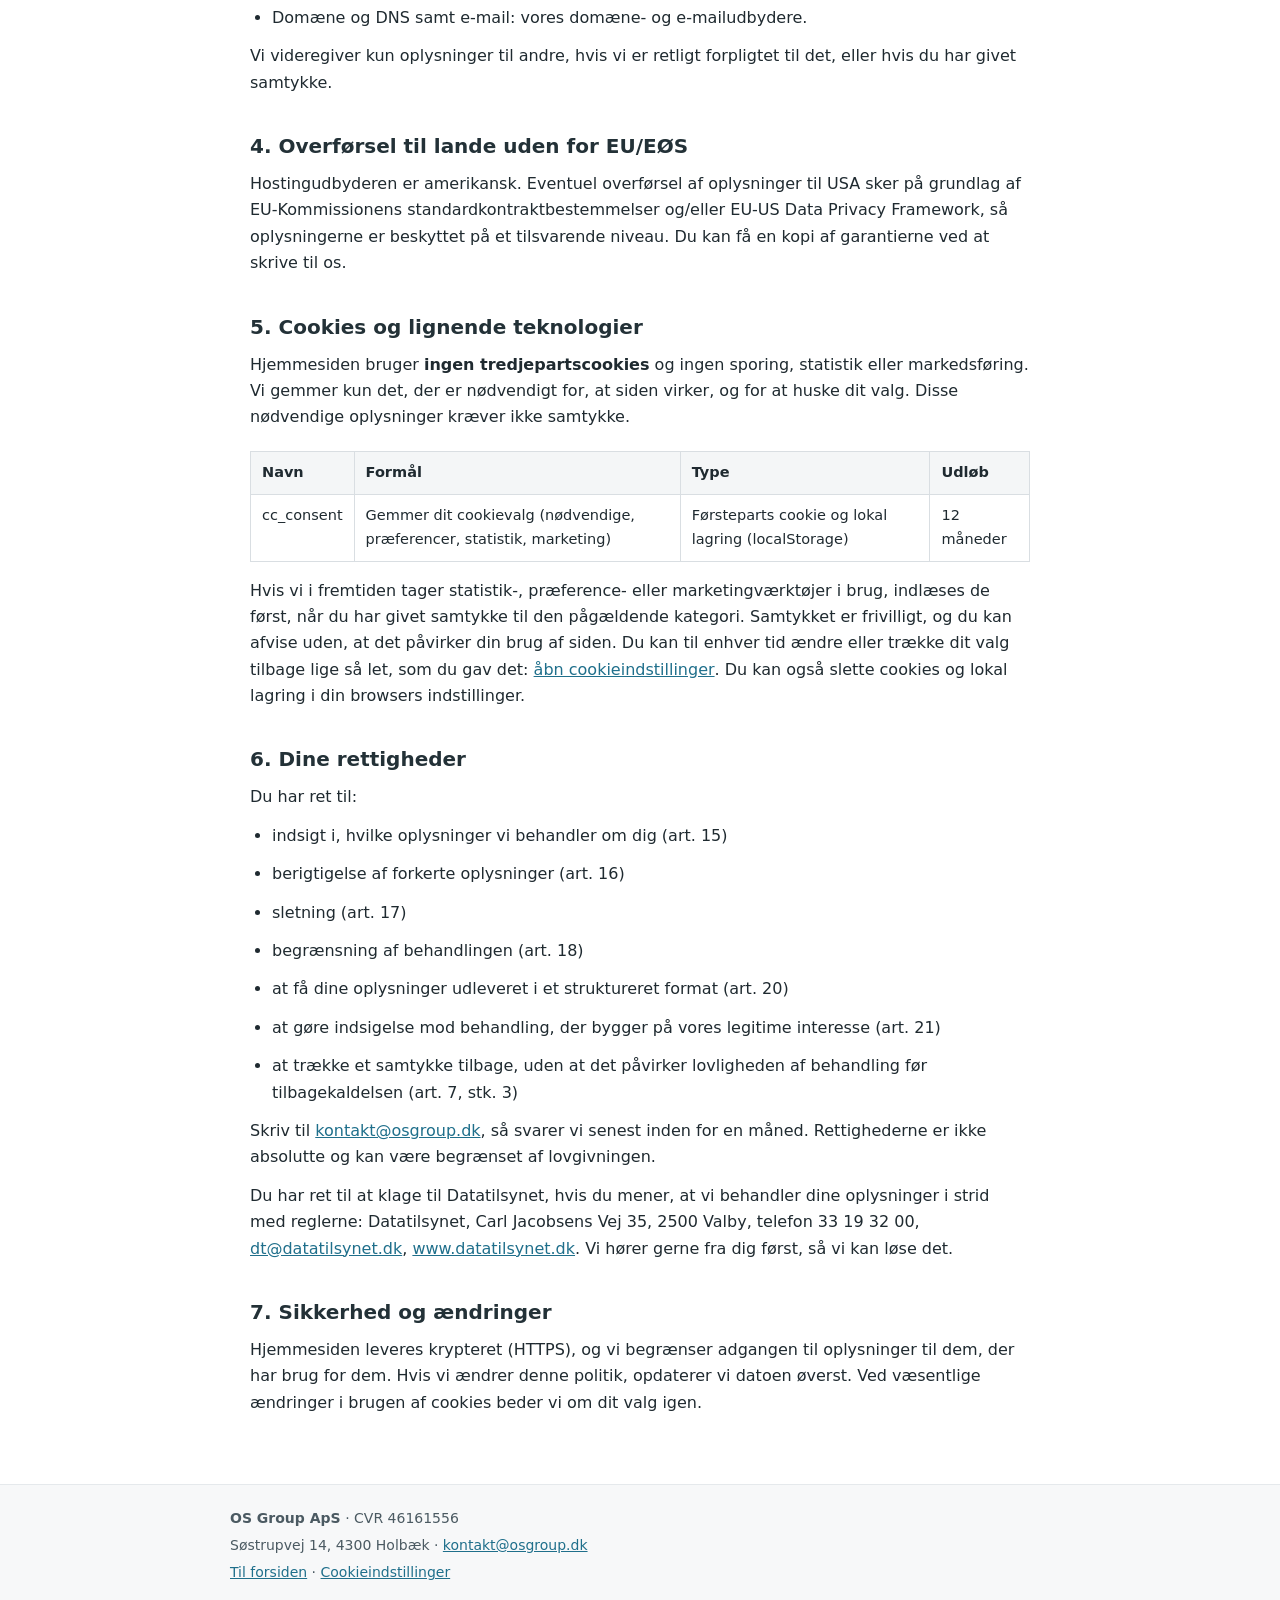
<file: privatlivspolitik/index.html>
<!doctype html><html lang="da"><head><meta charset="utf-8"><meta name="viewport" content="width=device-width,initial-scale=1">
<title>Privatlivs- og cookiepolitik | OS Group ApS</title><meta name="description" content="Privatlivs- og cookiepolitik for OS Group ApS: hvilke oplysninger vi behandler, hvorfor, og dine rettigheder.">
<link rel="canonical" href="https://www.osgroup.dk/privatlivspolitik/">
<style>
*{box-sizing:border-box}body{margin:0;font:16px/1.65 system-ui,-apple-system,"Segoe UI",Roboto,sans-serif;color:#1f2a30;background:#fff}
header{border-bottom:1px solid #e5e9ec;padding:16px 20px}header div,main,footer div{max-width:820px;margin:0 auto}
.brand{font-weight:800;letter-spacing:.14em;color:#233137;text-decoration:none;font-size:20px}.brand span{font-weight:400;letter-spacing:.08em;font-size:14px}.brand img{display:block}
main{padding:36px 20px 56px}h1{font-size:32px;line-height:1.2;margin:0 0 6px;color:#233137}h2{font-size:20px;margin:34px 0 8px;color:#233137}
p,li{margin:0 0 12px}ul{padding-left:22px;margin:0 0 12px}a{color:#1f6f8b}.meta{color:#5b6a72;font-size:14px;margin-bottom:24px}
table{width:100%;border-collapse:collapse;font-size:14.5px;margin:8px 0 16px}th,td{text-align:left;vertical-align:top;border:1px solid #d9dee2;padding:9px 11px}th{background:#f4f6f7}
.scroll{overflow-x:auto}footer{border-top:1px solid #e5e9ec;background:#f7f8f9;padding:22px 20px;font-size:14px;color:#4b5a62}footer p{margin:0 0 4px}
button.lnk{all:unset;cursor:pointer;color:#1f6f8b;text-decoration:underline;font:inherit}
</style></head><body>
<header><div><a class="brand" href="/"><img src="/logo.png" alt="OS Group Consulting" height="44"></a></div></header>
<main>
<h1>Privatlivs- og cookiepolitik</h1>
<p class="meta">Senest opdateret: 19. november 2026</p>
<p>Her kan du læse, hvordan OS Group ApS behandler personoplysninger i forbindelse med denne hjemmeside, og hvilke rettigheder du har efter databeskyttelsesforordningen (GDPR), databeskyttelsesloven og cookiebekendtgørelsen.</p>

<h2>1. Dataansvarlig</h2>
<p><strong>OS Group ApS</strong><br>CVR-nr. 46161556<br>Søstrupvej 14, 4300 Holbæk<br>E-mail: <a href="mailto:kontakt@osgroup.dk">kontakt@osgroup.dk</a></p>
<p>Kontakt os gerne, hvis du har spørgsmål til denne politik eller vil udøve dine rettigheder.</p>

<h2>2. Hvilke oplysninger behandler vi, og hvorfor?</h2>
<div class="scroll"><table>
<tr><th>Formål</th><th>Oplysninger</th><th>Retsgrundlag</th><th>Opbevaring</th></tr>
<tr><td>Besvare henvendelser pr. e-mail</td><td>Navn, telefonnummer, e-mailadresse og indholdet af din besked</td><td>Art. 6, stk. 1, litra f (vores legitime interesse i at besvare din henvendelse) og litra b, hvis den vedrører en mulig aftale</td><td>Så længe sagen er aktuel, og senest 12 måneder efter sidste kontakt, medmindre vi har et løbende samarbejde eller en retlig pligt til at gemme oplysningerne</td></tr>
<tr><td>Drift og sikkerhed af hjemmesiden</td><td>IP-adresse, tidspunkt og anmodede sider i hostingudbyderens serverlogs</td><td>Art. 6, stk. 1, litra f (legitim interesse i en stabil og sikker hjemmeside)</td><td>Efter hostingudbyderens egne regler for logdata</td></tr>
<tr><td>Dokumentere dit cookievalg</td><td>Dit valg og tidspunktet for det (se afsnit 5)</td><td>Art. 6, stk. 1, litra c og f (pligt til at kunne dokumentere samtykke)</td><td>12 måneder</td></tr>
</table></div>
<p>Du kontakter os ved selv at sende en e-mail til os. Oplysningerne gemmes ikke på hjemmesiden. Du er ikke forpligtet til at give os oplysninger, men vi kan ikke besvare din henvendelse uden dem.</p>
<h2>Kandidater og konsulenter</h2>
<p>Hvis du sender os dit CV eller en ansøgning, behandler vi de oplysninger, du selv sender (fx navn, kontaktoplysninger, uddannelse, erfaring og kompetencer). Formålet er at vurdere, om vi kan matche dig til opgaver hos vores kunder. Grundlaget er dit samtykke (GDPR art. 6, stk. 1, litra a) eller foranstaltninger forud for indgåelse af en aftale med dig (art. 6, stk. 1, litra b). Vi videregiver kun dit CV til en kunde, hvis du har accepteret det i det konkrete tilfælde. Vi sletter dit CV, når formålet er opfyldt, og senest 12 måneder efter sidste kontakt, medmindre du har givet samtykke til længere opbevaring. Du kan altid trække dit samtykke tilbage ved at skrive til kontakt@osgroup.dk.</p>
<h2>3. Hvem modtager oplysningerne?</h2>
<p>Vi sælger ikke personoplysninger. Oplysninger kan behandles af databehandlere, som hjælper os med drift, og som kun må bruge dem efter vores instruks:</p>
<ul><li>Hosting af hjemmesiden: GitHub Pages (GitHub, Inc.).</li><li>Domæne og DNS samt e-mail: vores domæne- og e-mailudbydere.</li></ul>
<p>Vi videregiver kun oplysninger til andre, hvis vi er retligt forpligtet til det, eller hvis du har givet samtykke.</p>

<h2>4. Overførsel til lande uden for EU/EØS</h2>
<p>Hostingudbyderen er amerikansk. Eventuel overførsel af oplysninger til USA sker på grundlag af EU-Kommissionens standardkontraktbestemmelser og/eller EU-US Data Privacy Framework, så oplysningerne er beskyttet på et tilsvarende niveau. Du kan få en kopi af garantierne ved at skrive til os.</p>

<h2>5. Cookies og lignende teknologier</h2>
<p>Hjemmesiden bruger <strong>ingen tredjepartscookies</strong> og ingen sporing, statistik eller markedsføring. Vi gemmer kun det, der er nødvendigt for, at siden virker, og for at huske dit valg. Disse nødvendige oplysninger kræver ikke samtykke.</p>
<div class="scroll"><table>
<tr><th>Navn</th><th>Formål</th><th>Type</th><th>Udløb</th></tr>
<tr><td>cc_consent</td><td>Gemmer dit cookievalg (nødvendige, præferencer, statistik, marketing)</td><td>Førsteparts cookie og lokal lagring (localStorage)</td><td>12 måneder</td></tr>
</table></div>
<p>Hvis vi i fremtiden tager statistik-, præference- eller marketingværktøjer i brug, indlæses de først, når du har givet samtykke til den pågældende kategori. Samtykket er frivilligt, og du kan afvise uden, at det påvirker din brug af siden. Du kan til enhver tid ændre eller trække dit valg tilbage lige så let, som du gav det: <button type="button" class="lnk" data-cookie-settings>åbn cookieindstillinger</button>. Du kan også slette cookies og lokal lagring i din browsers indstillinger.</p>

<h2>6. Dine rettigheder</h2>
<p>Du har ret til:</p>
<ul><li>indsigt i, hvilke oplysninger vi behandler om dig (art. 15)</li><li>berigtigelse af forkerte oplysninger (art. 16)</li><li>sletning (art. 17)</li><li>begrænsning af behandlingen (art. 18)</li><li>at få dine oplysninger udleveret i et struktureret format (art. 20)</li><li>at gøre indsigelse mod behandling, der bygger på vores legitime interesse (art. 21)</li><li>at trække et samtykke tilbage, uden at det påvirker lovligheden af behandling før tilbagekaldelsen (art. 7, stk. 3)</li></ul>
<p>Skriv til <a href="mailto:kontakt@osgroup.dk">kontakt@osgroup.dk</a>, så svarer vi senest inden for en måned. Rettighederne er ikke absolutte og kan være begrænset af lovgivningen.</p>
<p>Du har ret til at klage til Datatilsynet, hvis du mener, at vi behandler dine oplysninger i strid med reglerne: Datatilsynet, Carl Jacobsens Vej 35, 2500 Valby, telefon 33 19 32 00, <a href="mailto:dt@datatilsynet.dk">dt@datatilsynet.dk</a>, <a href="https://www.datatilsynet.dk">www.datatilsynet.dk</a>. Vi hører gerne fra dig først, så vi kan løse det.</p>

<h2>7. Sikkerhed og ændringer</h2>
<p>Hjemmesiden leveres krypteret (HTTPS), og vi begrænser adgangen til oplysninger til dem, der har brug for dem. Hvis vi ændrer denne politik, opdaterer vi datoen øverst. Ved væsentlige ændringer i brugen af cookies beder vi om dit valg igen.</p>
</main>
<footer><div><p><strong>OS Group ApS</strong> · CVR 46161556</p><p>Søstrupvej 14, 4300 Holbæk · <a href="mailto:kontakt@osgroup.dk">kontakt@osgroup.dk</a></p><p><a href="/">Til forsiden</a> · <button type="button" class="lnk" data-cookie-settings>Cookieindstillinger</button></p></div></footer>
<script src="/site.js"></script></body></html>
</file>
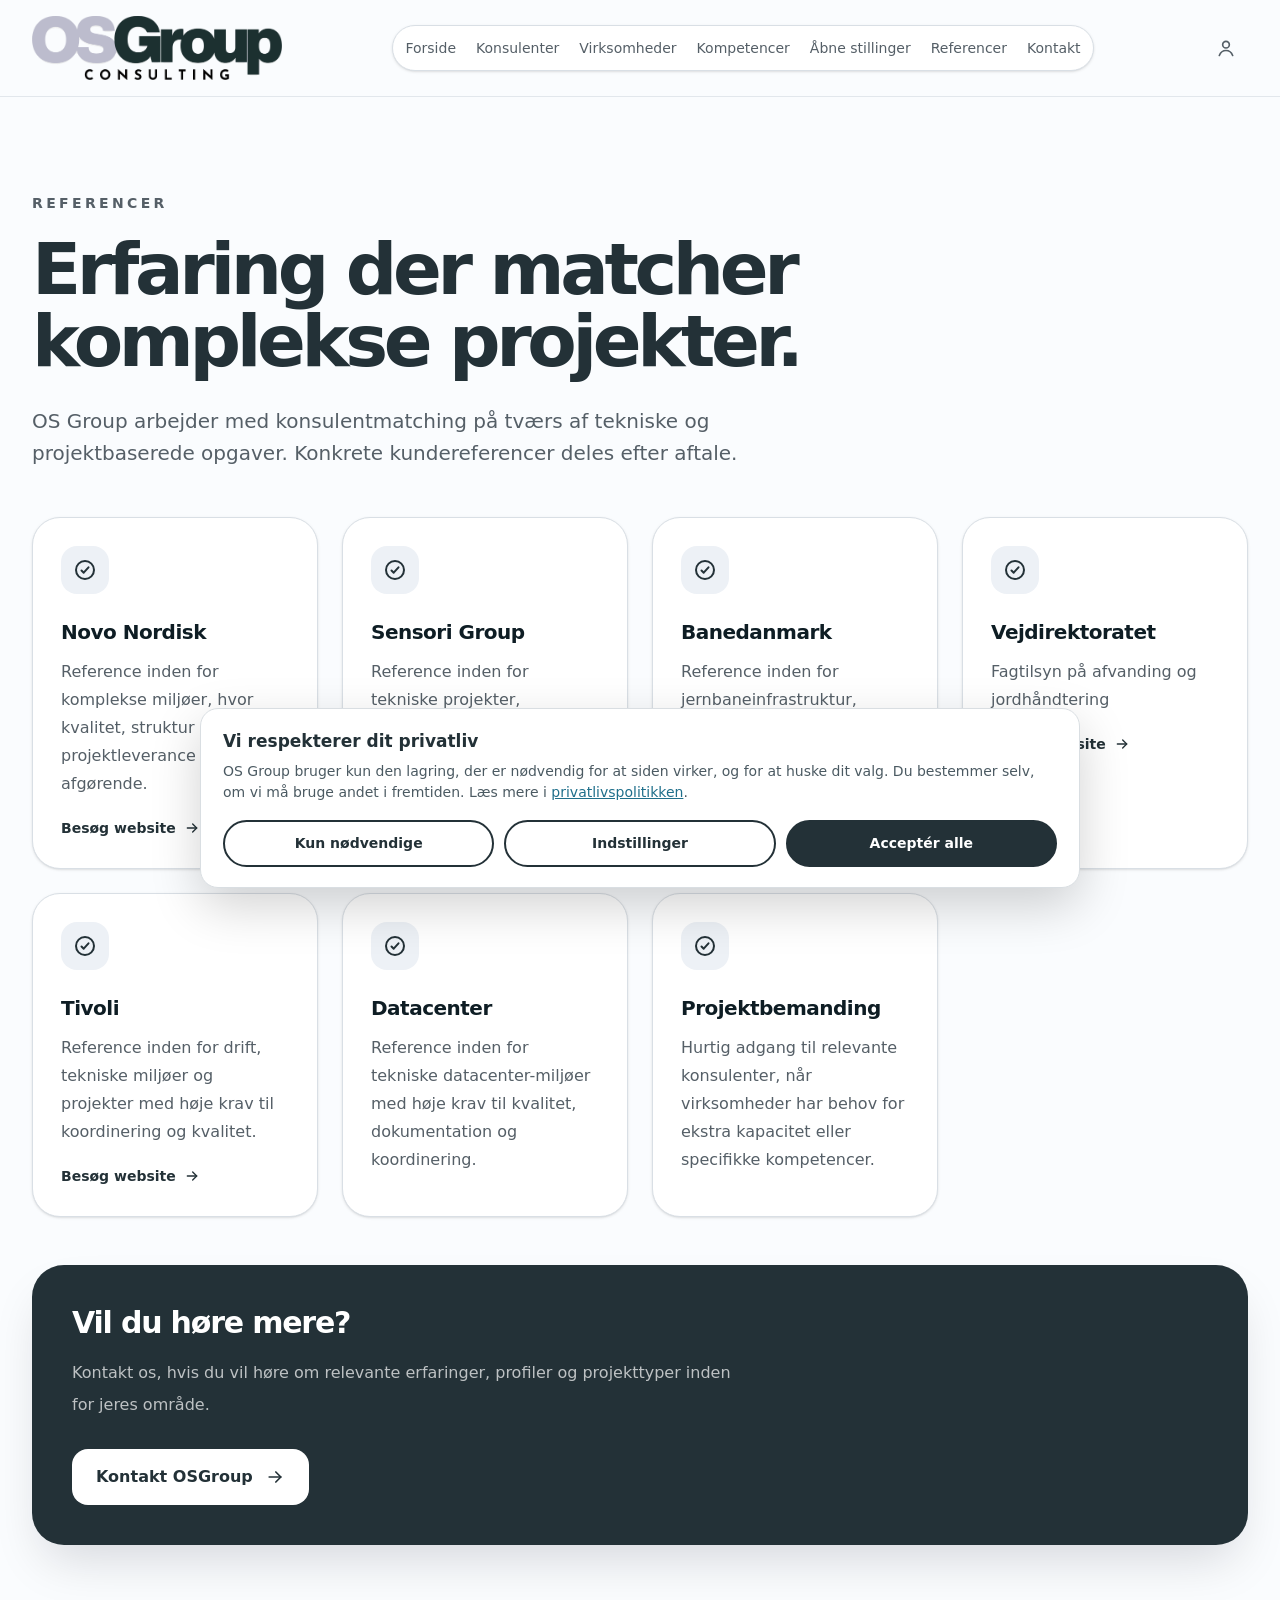
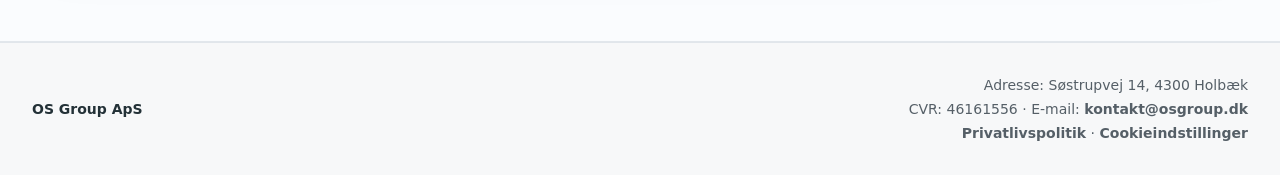
<file: referencer/index.html>
<!DOCTYPE html>
<html lang="da"><head>
    

    

    <meta charset="UTF-8">
    <link rel="icon" type="image/png" href="/favicon.png">
    <link rel="apple-touch-icon" href="/favicon.png">
    <meta name="viewport" content="width=device-width, initial-scale=1.0">
    <!-- Keep the public brand palette consistent, including on phones in dark mode. -->
    <meta name="color-scheme" content="light">
    <meta name="description" content="Se eksempler på OS Groups erfaring med tekniske konsulenter til komplekse projekter inden for byggeri, drift, datacenter, infrastruktur og kvalitetssikring.">
    <meta property="og:title" content="Referencer og projekter | OS Group teknisk konsulentmatching">
    <meta property="og:description" content="Se eksempler på OS Groups erfaring med tekniske konsulenter til komplekse projekter inden for byggeri, drift, datacenter, infrastruktur og kvalitetssikring.">
    <meta property="og:type" content="website">
    <meta property="og:url" content="https://www.osgroup.dk/referencer">
    <meta property="og:image" content="https://www.osgroup.dk/og-image.jpg">
    <meta name="twitter:card" content="summary_large_image">
    <meta name="twitter:title" content="Referencer og projekter | OS Group teknisk konsulentmatching">
    <meta name="twitter:description" content="Se eksempler på OS Groups erfaring med tekniske konsulenter til komplekse projekter inden for byggeri, drift, datacenter, infrastruktur og kvalitetssikring.">
    <meta name="twitter:image" content="https://www.osgroup.dk/og-image.jpg">
    <title>Referencer og projekter | OS Group teknisk konsulentmatching</title>
  <link rel="stylesheet" href="/styles.css"><link rel="canonical" href="https://www.osgroup.dk/referencer"></head>
  <body>
    <div id="root"><main class="min-h-screen overflow-hidden bg-background text-foreground"><header class="sticky top-0 z-30 border-b border-border/70 bg-background/92 backdrop-blur-xl"><div class="mx-auto flex max-w-[90rem] items-center justify-between gap-4 px-3 py-4 sm:px-6 lg:flex-wrap lg:gap-x-4 lg:gap-y-3 lg:px-8 xl:flex-nowrap"><a href="/" aria-label="OS Group forside" class="flex min-w-0 shrink-0 items-center"><img src="/logo.png" alt="OS Group" width="860" height="219" decoding="async" fetchpriority="high" class="h-16 w-auto max-w-[min(220px,calc(100vw-136px))] object-contain sm:h-20 sm:max-w-[300px] lg:h-16 lg:max-w-[250px] 2xl:h-20 2xl:max-w-[315px]"></a><nav aria-label="Hovedmenu" class="hidden items-center gap-1 rounded-full border border-border bg-card p-1 text-sm text-muted-foreground shadow-sm lg:order-3 lg:flex lg:w-full lg:justify-center xl:order-none xl:w-auto"><a href="/" class="whitespace-nowrap rounded-full px-3 py-2 transition hover:bg-secondary hover:text-foreground xl:px-2 2xl:px-3">Forside</a><a href="/for-konsulenter" class="whitespace-nowrap rounded-full px-3 py-2 transition hover:bg-secondary hover:text-foreground xl:px-2 2xl:px-3">Konsulenter</a><a href="/for-virksomheder" class="whitespace-nowrap rounded-full px-3 py-2 transition hover:bg-secondary hover:text-foreground xl:px-2 2xl:px-3">Virksomheder</a><a href="/kompetencer" class="whitespace-nowrap rounded-full px-3 py-2 transition hover:bg-secondary hover:text-foreground xl:px-2 2xl:px-3">Kompetencer</a><a href="/aabne-stillinger" class="whitespace-nowrap rounded-full px-3 py-2 transition hover:bg-secondary hover:text-foreground xl:px-2 2xl:px-3">Åbne stillinger</a><a href="/referencer" class="whitespace-nowrap rounded-full px-3 py-2 transition hover:bg-secondary hover:text-foreground xl:px-2 2xl:px-3">Referencer</a><a href="/#kontakt" class="whitespace-nowrap rounded-full px-3 py-2 transition hover:bg-secondary hover:text-foreground xl:px-2 2xl:px-3">Kontakt</a></nav><div class="flex shrink-0 items-center gap-2"><div aria-label="Language selector" class="hidden rounded-full border border-border bg-card p-1 text-xs font-bold shadow-sm sm:flex"><button type="button" class="rounded-full px-3 py-2 transition bg-[#233137] text-white">🇩🇰 DA</button><button type="button" class="rounded-full px-3 py-2 transition text-muted-foreground hover:text-foreground">🇬🇧 EN</button></div><button type="button" aria-label="Åbn menu" aria-expanded="false" class="inline-flex h-11 w-11 items-center justify-center rounded-full border border-border bg-card text-[#233137] shadow-sm transition hover:bg-secondary lg:hidden dark:text-foreground"><svg viewBox="0 0 24 24" fill="none" stroke="currentColor" stroke-width="2" stroke-linecap="round" stroke-linejoin="round" aria-hidden="true" class="h-5 w-5"><path d="M4 7h16"></path><path d="M4 12h16"></path><path d="M4 17h16"></path></svg></button><a href="https://udbud.osgroup.dk" aria-label="Log ind på OS Group Udbudsportal" title="Log ind på OS Group Udbudsportal" class="inline-flex h-11 w-11 shrink-0 items-center justify-center rounded-full text-muted-foreground transition hover:bg-secondary hover:text-foreground focus-visible:outline-none focus-visible:ring-2 focus-visible:ring-ring focus-visible:ring-offset-2"><svg viewBox="0 0 24 24" fill="none" stroke="currentColor" stroke-width="2" stroke-linecap="round" stroke-linejoin="round" aria-hidden="true" class="h-5 w-5"><circle cx="12" cy="8" r="4"></circle><path d="M4 21c1.5-4 4.5-6 8-6s6.5 2 8 6"></path></svg></a></div></div></header><section class="relative min-h-[calc(100vh-140px)] border-b border-border/70"><div class="absolute inset-x-0 top-0 -z-10 h-[520px] bg-[radial-gradient(circle_at_top_right,rgba(183,186,197,0.24),transparent_34%),linear-gradient(180deg,rgba(247,248,249,0.95),rgba(255,255,255,0))] dark:bg-[radial-gradient(circle_at_top_right,rgba(183,186,197,0.12),transparent_34%),linear-gradient(180deg,rgba(36,49,55,0.38),rgba(10,14,16,0))]"></div><div class="mx-auto max-w-7xl px-5 py-16 sm:px-8 sm:py-24"><div class="max-w-4xl"><p class="text-sm font-black uppercase tracking-[0.24em] text-muted-foreground">Referencer</p><h1 class="mt-5 max-w-5xl text-5xl font-black tracking-[-0.06em] text-[#233137] sm:text-6xl lg:text-7xl dark:text-foreground">Erfaring der matcher komplekse projekter.</h1><p class="mt-7 max-w-3xl text-lg leading-8 text-muted-foreground sm:text-xl">OS Group arbejder med konsulentmatching på tværs af tekniske og projektbaserede opgaver. Konkrete kundereferencer deles efter aftale.</p></div><div class="mt-12 grid gap-6 lg:grid-cols-4"><article class="rounded-[1.75rem] border border-border bg-card p-7 shadow-sm"><div class="flex h-12 w-12 items-center justify-center rounded-2xl bg-secondary text-[#233137] dark:text-foreground"><svg viewBox="0 0 24 24" fill="none" stroke="currentColor" stroke-width="2" stroke-linecap="round" stroke-linejoin="round" aria-hidden="true" class="h-6 w-6"><circle cx="12" cy="12" r="9"></circle><path d="m8.5 12.5 2.2 2.2 4.8-5.4"></path></svg></div><h2 class="mt-6 text-xl font-black tracking-tight">Novo Nordisk</h2><p class="mt-3 leading-7 text-muted-foreground">Reference inden for komplekse miljøer, hvor kvalitet, struktur og stærk projektleverance er afgørende.</p><a href="https://www.novonordisk.com/" target="_blank" rel="noreferrer" class="mt-5 inline-flex items-center gap-2 text-sm font-bold text-[#233137] underline-offset-4 hover:underline dark:text-foreground">Besøg website<svg viewBox="0 0 24 24" fill="none" stroke="currentColor" stroke-width="2" stroke-linecap="round" stroke-linejoin="round" aria-hidden="true" class="h-4 w-4"><path d="M5 12h14"></path><path d="m13 6 6 6-6 6"></path></svg></a></article><article class="rounded-[1.75rem] border border-border bg-card p-7 shadow-sm"><div class="flex h-12 w-12 items-center justify-center rounded-2xl bg-secondary text-[#233137] dark:text-foreground"><svg viewBox="0 0 24 24" fill="none" stroke="currentColor" stroke-width="2" stroke-linecap="round" stroke-linejoin="round" aria-hidden="true" class="h-6 w-6"><circle cx="12" cy="12" r="9"></circle><path d="m8.5 12.5 2.2 2.2 4.8-5.4"></path></svg></div><h2 class="mt-6 text-xl font-black tracking-tight">Sensori Group</h2><p class="mt-3 leading-7 text-muted-foreground">Reference inden for tekniske projekter, specialiserede profiler og professionel konsulentbemanding.</p><a href="https://www.sensorigrp.com/" target="_blank" rel="noreferrer" class="mt-5 inline-flex items-center gap-2 text-sm font-bold text-[#233137] underline-offset-4 hover:underline dark:text-foreground">Besøg website<svg viewBox="0 0 24 24" fill="none" stroke="currentColor" stroke-width="2" stroke-linecap="round" stroke-linejoin="round" aria-hidden="true" class="h-4 w-4"><path d="M5 12h14"></path><path d="m13 6 6 6-6 6"></path></svg></a></article><article class="rounded-[1.75rem] border border-border bg-card p-7 shadow-sm"><div class="flex h-12 w-12 items-center justify-center rounded-2xl bg-secondary text-[#233137] dark:text-foreground"><svg viewBox="0 0 24 24" fill="none" stroke="currentColor" stroke-width="2" stroke-linecap="round" stroke-linejoin="round" aria-hidden="true" class="h-6 w-6"><circle cx="12" cy="12" r="9"></circle><path d="m8.5 12.5 2.2 2.2 4.8-5.4"></path></svg></div><h2 class="mt-6 text-xl font-black tracking-tight">Banedanmark</h2><p class="mt-3 leading-7 text-muted-foreground">Reference inden for jernbaneinfrastruktur, tekniske projekter og specialiserede kompetencer.</p><a href="https://www.bane.dk/" target="_blank" rel="noreferrer" class="mt-5 inline-flex items-center gap-2 text-sm font-bold text-[#233137] underline-offset-4 hover:underline dark:text-foreground">Besøg website<svg viewBox="0 0 24 24" fill="none" stroke="currentColor" stroke-width="2" stroke-linecap="round" stroke-linejoin="round" aria-hidden="true" class="h-4 w-4"><path d="M5 12h14"></path><path d="m13 6 6 6-6 6"></path></svg></a></article><article class="rounded-[1.75rem] border border-border bg-card p-7 shadow-sm"><div class="flex h-12 w-12 items-center justify-center rounded-2xl bg-secondary text-[#233137] dark:text-foreground"><svg viewBox="0 0 24 24" fill="none" stroke="currentColor" stroke-width="2" stroke-linecap="round" stroke-linejoin="round" aria-hidden="true" class="h-6 w-6"><circle cx="12" cy="12" r="9"></circle><path d="m8.5 12.5 2.2 2.2 4.8-5.4"></path></svg></div><h2 class="mt-6 text-xl font-black tracking-tight">Vejdirektoratet</h2><p class="mt-3 leading-7 text-muted-foreground">Fagtilsyn på afvanding og jordhåndtering</p><a href="https://www.vejdirektoratet.dk/" target="_blank" rel="noreferrer" class="mt-5 inline-flex items-center gap-2 text-sm font-bold text-[#233137] underline-offset-4 hover:underline dark:text-foreground">Besøg website<svg viewBox="0 0 24 24" fill="none" stroke="currentColor" stroke-width="2" stroke-linecap="round" stroke-linejoin="round" aria-hidden="true" class="h-4 w-4"><path d="M5 12h14"></path><path d="m13 6 6 6-6 6"></path></svg></a></article><article class="rounded-[1.75rem] border border-border bg-card p-7 shadow-sm"><div class="flex h-12 w-12 items-center justify-center rounded-2xl bg-secondary text-[#233137] dark:text-foreground"><svg viewBox="0 0 24 24" fill="none" stroke="currentColor" stroke-width="2" stroke-linecap="round" stroke-linejoin="round" aria-hidden="true" class="h-6 w-6"><circle cx="12" cy="12" r="9"></circle><path d="m8.5 12.5 2.2 2.2 4.8-5.4"></path></svg></div><h2 class="mt-6 text-xl font-black tracking-tight">Tivoli</h2><p class="mt-3 leading-7 text-muted-foreground">Reference inden for drift, tekniske miljøer og projekter med høje krav til koordinering og kvalitet.</p><a href="https://www.tivoli.dk/" target="_blank" rel="noreferrer" class="mt-5 inline-flex items-center gap-2 text-sm font-bold text-[#233137] underline-offset-4 hover:underline dark:text-foreground">Besøg website<svg viewBox="0 0 24 24" fill="none" stroke="currentColor" stroke-width="2" stroke-linecap="round" stroke-linejoin="round" aria-hidden="true" class="h-4 w-4"><path d="M5 12h14"></path><path d="m13 6 6 6-6 6"></path></svg></a></article><article class="rounded-[1.75rem] border border-border bg-card p-7 shadow-sm"><div class="flex h-12 w-12 items-center justify-center rounded-2xl bg-secondary text-[#233137] dark:text-foreground"><svg viewBox="0 0 24 24" fill="none" stroke="currentColor" stroke-width="2" stroke-linecap="round" stroke-linejoin="round" aria-hidden="true" class="h-6 w-6"><circle cx="12" cy="12" r="9"></circle><path d="m8.5 12.5 2.2 2.2 4.8-5.4"></path></svg></div><h2 class="mt-6 text-xl font-black tracking-tight">Datacenter</h2><p class="mt-3 leading-7 text-muted-foreground">Reference inden for tekniske datacenter-miljøer med høje krav til kvalitet, dokumentation og koordinering.</p></article><article class="rounded-[1.75rem] border border-border bg-card p-7 shadow-sm"><div class="flex h-12 w-12 items-center justify-center rounded-2xl bg-secondary text-[#233137] dark:text-foreground"><svg viewBox="0 0 24 24" fill="none" stroke="currentColor" stroke-width="2" stroke-linecap="round" stroke-linejoin="round" aria-hidden="true" class="h-6 w-6"><circle cx="12" cy="12" r="9"></circle><path d="m8.5 12.5 2.2 2.2 4.8-5.4"></path></svg></div><h2 class="mt-6 text-xl font-black tracking-tight">Projektbemanding</h2><p class="mt-3 leading-7 text-muted-foreground">Hurtig adgang til relevante konsulenter, når virksomheder har behov for ekstra kapacitet eller specifikke kompetencer.</p></article></div><div class="mt-12 overflow-hidden rounded-[2rem] bg-[#233137] p-8 text-white shadow-2xl shadow-slate-950/15 sm:p-10"><h2 class="text-3xl font-black tracking-[-0.04em]">Vil du høre mere?</h2><p class="mt-4 max-w-2xl leading-8 text-white/70">Kontakt os, hvis du vil høre om relevante erfaringer, profiler og projekttyper inden for jeres område.</p><a href="mailto:kontakt@osgroup.dk?subject=Referencer%20-%20OSGroup%20Consulting" class="mt-7 inline-flex items-center justify-center gap-3 rounded-2xl bg-white px-6 py-4 font-black text-[#233137] transition hover:-translate-y-1 hover:shadow-xl">Kontakt OSGroup<svg viewBox="0 0 24 24" fill="none" stroke="currentColor" stroke-width="2" stroke-linecap="round" stroke-linejoin="round" aria-hidden="true" class="h-5 w-5"><path d="M5 12h14"></path><path d="m13 6 6 6-6 6"></path></svg></a></div></div></section><footer class="border-t border-border/70 bg-[#f7f8f9] px-5 py-8 text-sm text-muted-foreground sm:px-8 dark:bg-card/30"><div class="mx-auto flex max-w-7xl flex-col gap-3 sm:flex-row sm:items-center sm:justify-between"><p class="font-black text-[#233137] dark:text-foreground">OS Group ApS</p><div class="flex flex-col gap-1 sm:items-end"><p>Adresse: Søstrupvej 14, 4300 Holbæk</p><p>CVR: 46161556 · E-mail: <a href="mailto:kontakt@osgroup.dk" class="font-bold underline-offset-4 hover:underline">kontakt@osgroup.dk</a></p></div></div></footer><aside role="dialog" aria-label="Cookieindstillinger" class="fixed inset-x-3 bottom-3 z-50 mx-auto max-w-4xl rounded-[1.5rem] border border-border bg-card p-4 shadow-2xl shadow-slate-950/20 sm:bottom-5 sm:p-5"><div class="grid gap-4 sm:grid-cols-[1fr_auto] sm:items-center"><div><h2 class="text-base font-black text-[#233137] dark:text-foreground">Vi bruger cookies</h2><p class="mt-1 text-sm leading-6 text-muted-foreground">Vi bruger nødvendige cookies for at få hjemmesiden til at fungere. Med dit samtykke kan vi også bruge cookies til statistik og forbedring af siden.</p></div><div class="grid gap-2 sm:grid-cols-2"><button type="button" class="min-h-11 rounded-2xl border border-border bg-background px-4 text-sm font-black transition hover:bg-secondary">Kun nødvendige</button><button type="button" class="min-h-11 rounded-2xl bg-[#233137] px-4 text-sm font-black text-white transition hover:-translate-y-0.5 hover:shadow-lg">Accepter alle</button></div></div></aside></main></div>
    
  

<script src="/site.js"></script></body></html>
</file>
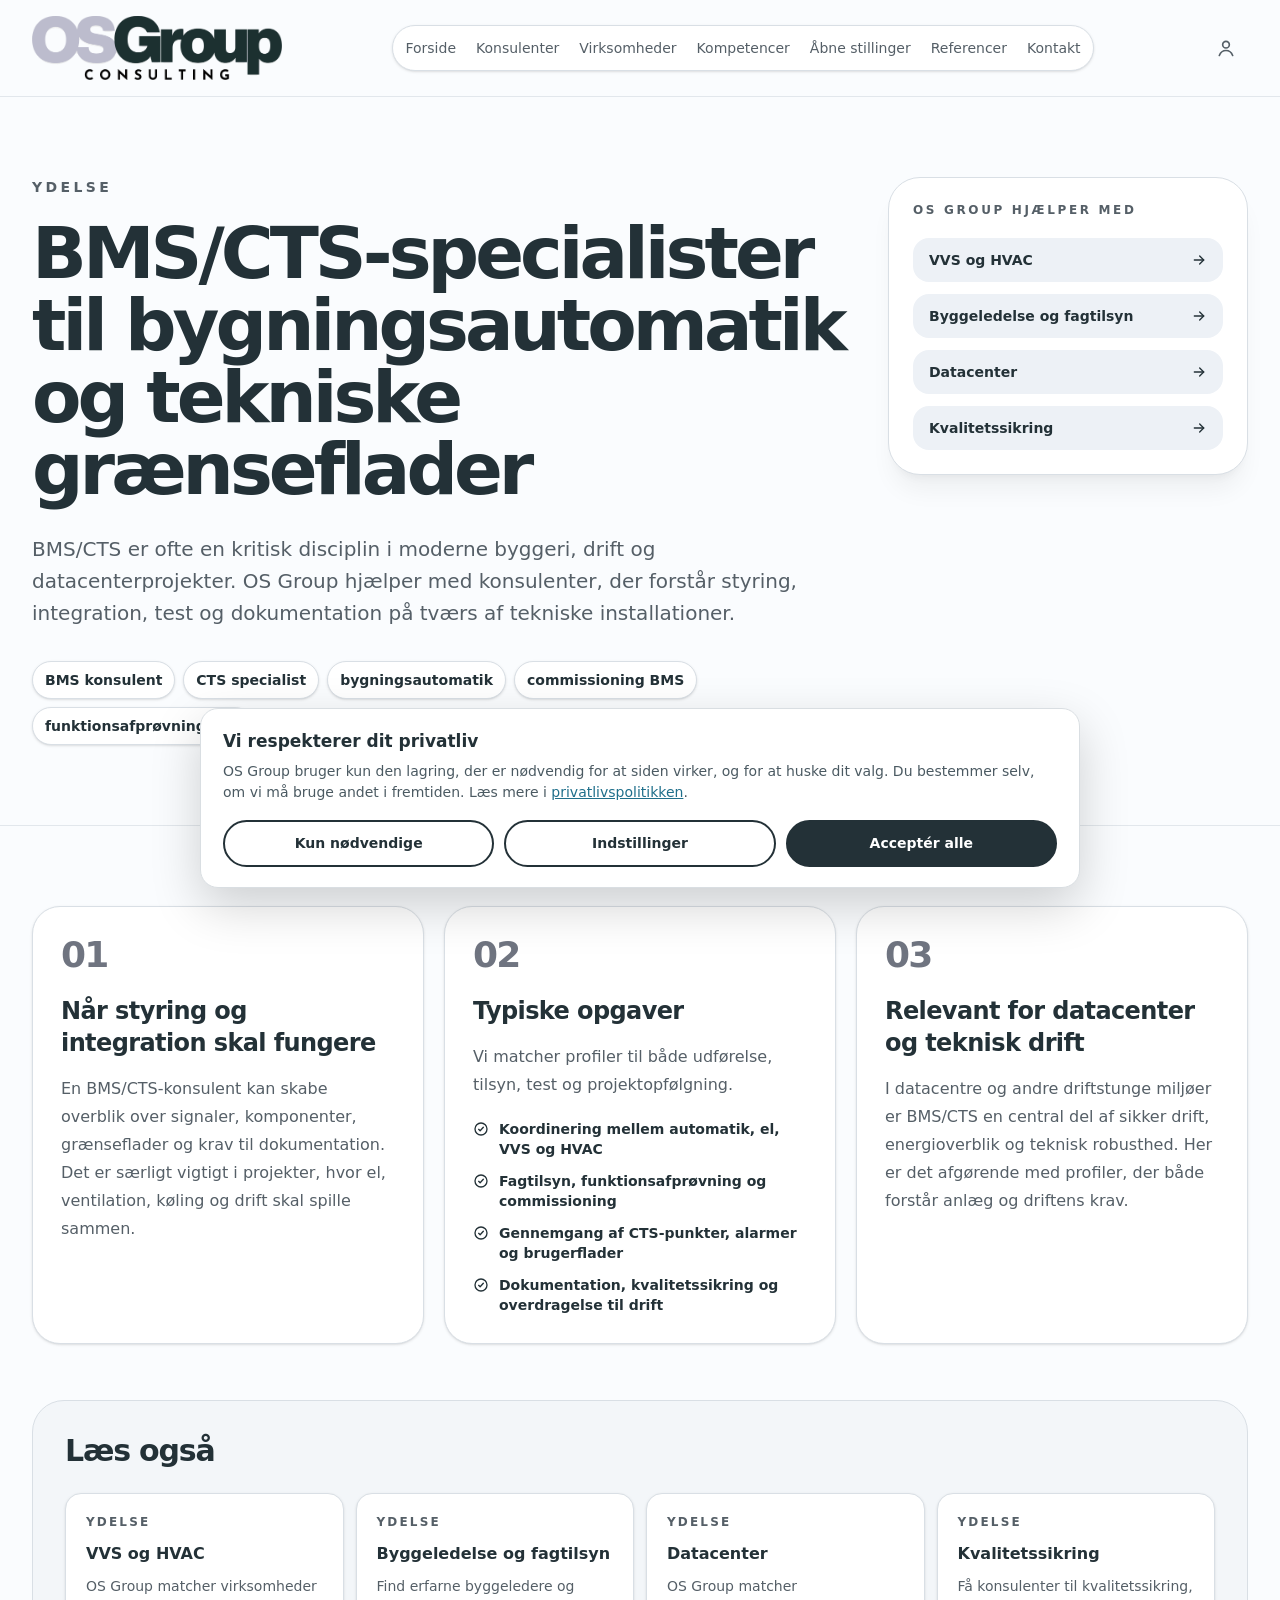
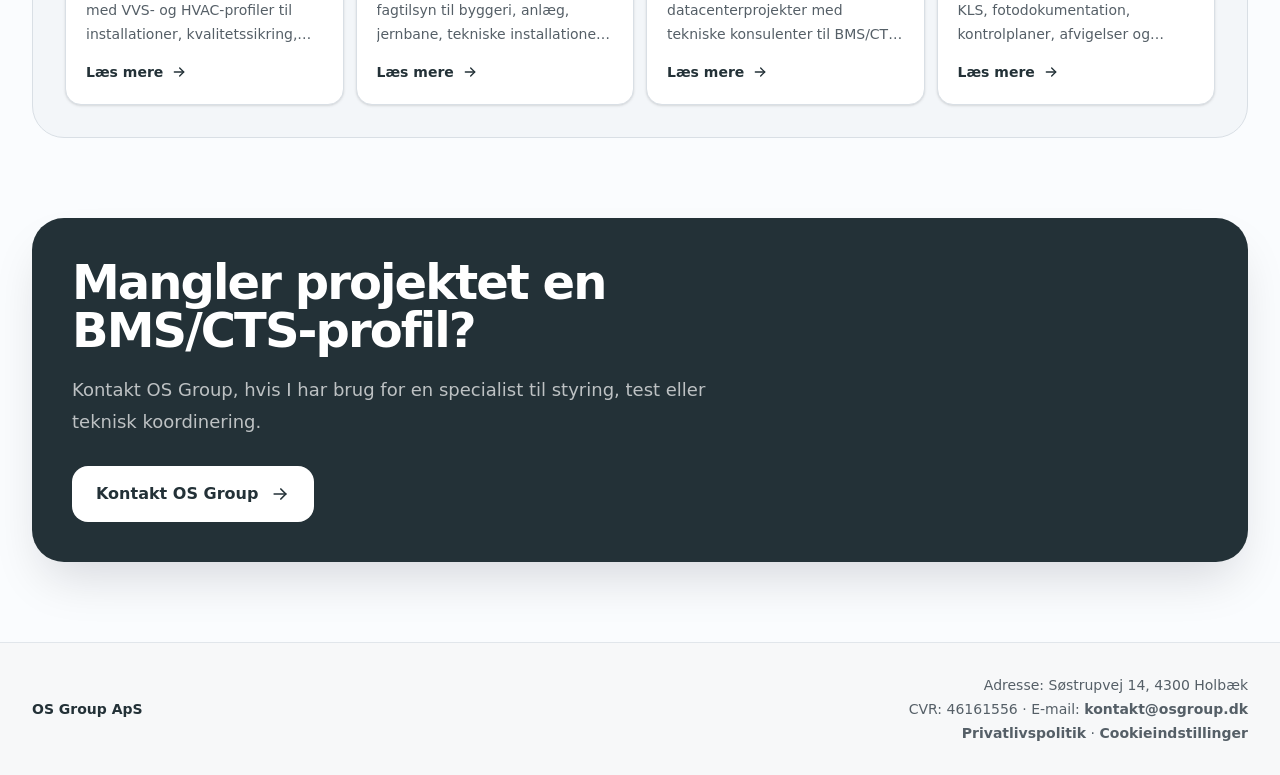
<file: kompetencer/bms-cts/index.html>
<!DOCTYPE html>
<html lang="da"><head>
    

    

    <meta charset="UTF-8">
    <link rel="icon" type="image/png" href="/favicon.png">
    <link rel="apple-touch-icon" href="/favicon.png">
    <meta name="viewport" content="width=device-width, initial-scale=1.0">
    <!-- Keep the public brand palette consistent, including on phones in dark mode. -->
    <meta name="color-scheme" content="light">
    <meta name="description" content="Få adgang til BMS/CTS-specialister til bygningsautomatik, integration, funktionsafprøvning, commissioning og teknisk koordinering.">
    <meta property="og:title" content="BMS/CTS konsulenter og specialister | OS Group">
    <meta property="og:description" content="Få adgang til BMS/CTS-specialister til bygningsautomatik, integration, funktionsafprøvning, commissioning og teknisk koordinering.">
    <meta property="og:type" content="website">
    <meta property="og:url" content="https://www.osgroup.dk/kompetencer/bms-cts">
    <meta property="og:image" content="https://www.osgroup.dk/og-image.jpg">
    <meta name="twitter:card" content="summary_large_image">
    <meta name="twitter:title" content="BMS/CTS konsulenter og specialister | OS Group">
    <meta name="twitter:description" content="Få adgang til BMS/CTS-specialister til bygningsautomatik, integration, funktionsafprøvning, commissioning og teknisk koordinering.">
    <meta name="twitter:image" content="https://www.osgroup.dk/og-image.jpg">
    <title>BMS/CTS konsulenter og specialister | OS Group</title>
  <link rel="stylesheet" href="/styles.css"><link rel="canonical" href="https://www.osgroup.dk/kompetencer/bms-cts"></head>
  <body>
    <div id="root"><main class="min-h-screen overflow-hidden bg-background text-foreground"><header class="sticky top-0 z-30 border-b border-border/70 bg-background/92 backdrop-blur-xl"><div class="mx-auto flex max-w-[90rem] items-center justify-between gap-4 px-3 py-4 sm:px-6 lg:flex-wrap lg:gap-x-4 lg:gap-y-3 lg:px-8 xl:flex-nowrap"><a href="/" aria-label="OS Group forside" class="flex min-w-0 shrink-0 items-center"><img src="/logo.png" alt="OS Group" width="860" height="219" decoding="async" fetchpriority="high" class="h-16 w-auto max-w-[min(220px,calc(100vw-136px))] object-contain sm:h-20 sm:max-w-[300px] lg:h-16 lg:max-w-[250px] 2xl:h-20 2xl:max-w-[315px]"></a><nav aria-label="Hovedmenu" class="hidden items-center gap-1 rounded-full border border-border bg-card p-1 text-sm text-muted-foreground shadow-sm lg:order-3 lg:flex lg:w-full lg:justify-center xl:order-none xl:w-auto"><a href="/" class="whitespace-nowrap rounded-full px-3 py-2 transition hover:bg-secondary hover:text-foreground xl:px-2 2xl:px-3">Forside</a><a href="/for-konsulenter" class="whitespace-nowrap rounded-full px-3 py-2 transition hover:bg-secondary hover:text-foreground xl:px-2 2xl:px-3">Konsulenter</a><a href="/for-virksomheder" class="whitespace-nowrap rounded-full px-3 py-2 transition hover:bg-secondary hover:text-foreground xl:px-2 2xl:px-3">Virksomheder</a><a href="/kompetencer" class="whitespace-nowrap rounded-full px-3 py-2 transition hover:bg-secondary hover:text-foreground xl:px-2 2xl:px-3">Kompetencer</a><a href="/aabne-stillinger" class="whitespace-nowrap rounded-full px-3 py-2 transition hover:bg-secondary hover:text-foreground xl:px-2 2xl:px-3">Åbne stillinger</a><a href="/referencer" class="whitespace-nowrap rounded-full px-3 py-2 transition hover:bg-secondary hover:text-foreground xl:px-2 2xl:px-3">Referencer</a><a href="/#kontakt" class="whitespace-nowrap rounded-full px-3 py-2 transition hover:bg-secondary hover:text-foreground xl:px-2 2xl:px-3">Kontakt</a></nav><div class="flex shrink-0 items-center gap-2"><div aria-label="Language selector" class="hidden rounded-full border border-border bg-card p-1 text-xs font-bold shadow-sm sm:flex"><button type="button" class="rounded-full px-3 py-2 transition bg-[#233137] text-white">🇩🇰 DA</button><button type="button" class="rounded-full px-3 py-2 transition text-muted-foreground hover:text-foreground">🇬🇧 EN</button></div><button type="button" aria-label="Åbn menu" aria-expanded="false" class="inline-flex h-11 w-11 items-center justify-center rounded-full border border-border bg-card text-[#233137] shadow-sm transition hover:bg-secondary lg:hidden dark:text-foreground"><svg viewBox="0 0 24 24" fill="none" stroke="currentColor" stroke-width="2" stroke-linecap="round" stroke-linejoin="round" aria-hidden="true" class="h-5 w-5"><path d="M4 7h16"></path><path d="M4 12h16"></path><path d="M4 17h16"></path></svg></button><a href="https://udbud.osgroup.dk" aria-label="Log ind på OS Group Udbudsportal" title="Log ind på OS Group Udbudsportal" class="inline-flex h-11 w-11 shrink-0 items-center justify-center rounded-full text-muted-foreground transition hover:bg-secondary hover:text-foreground focus-visible:outline-none focus-visible:ring-2 focus-visible:ring-ring focus-visible:ring-offset-2"><svg viewBox="0 0 24 24" fill="none" stroke="currentColor" stroke-width="2" stroke-linecap="round" stroke-linejoin="round" aria-hidden="true" class="h-5 w-5"><circle cx="12" cy="8" r="4"></circle><path d="M4 21c1.5-4 4.5-6 8-6s6.5 2 8 6"></path></svg></a></div></div></header><section class="relative border-b border-border/70"><div class="absolute inset-x-0 top-0 -z-10 h-[560px] bg-[radial-gradient(circle_at_top_right,rgba(183,186,197,0.24),transparent_34%),linear-gradient(180deg,rgba(247,248,249,0.95),rgba(255,255,255,0))] dark:bg-[radial-gradient(circle_at_top_right,rgba(183,186,197,0.12),transparent_34%),linear-gradient(180deg,rgba(36,49,55,0.38),rgba(10,14,16,0))]"></div><div class="mx-auto grid max-w-7xl gap-8 px-5 py-14 sm:px-8 sm:py-20 lg:grid-cols-[1fr_360px] lg:items-start"><div><p class="text-sm font-black uppercase tracking-[0.24em] text-muted-foreground">Ydelse</p><h1 class="mt-5 max-w-5xl text-4xl font-black tracking-[-0.055em] text-[#233137] sm:text-6xl lg:text-7xl dark:text-foreground">BMS/CTS-specialister til bygningsautomatik og tekniske grænseflader</h1><p class="mt-7 max-w-3xl text-lg leading-8 text-muted-foreground sm:text-xl">BMS/CTS er ofte en kritisk disciplin i moderne byggeri, drift og datacenterprojekter. OS Group hjælper med konsulenter, der forstår styring, integration, test og dokumentation på tværs af tekniske installationer.</p><div class="mt-8 flex flex-wrap gap-2"><span class="rounded-full border border-border bg-card px-3 py-2 text-sm font-bold text-[#233137] shadow-sm dark:text-foreground">BMS konsulent</span><span class="rounded-full border border-border bg-card px-3 py-2 text-sm font-bold text-[#233137] shadow-sm dark:text-foreground">CTS specialist</span><span class="rounded-full border border-border bg-card px-3 py-2 text-sm font-bold text-[#233137] shadow-sm dark:text-foreground">bygningsautomatik</span><span class="rounded-full border border-border bg-card px-3 py-2 text-sm font-bold text-[#233137] shadow-sm dark:text-foreground">commissioning BMS</span><span class="rounded-full border border-border bg-card px-3 py-2 text-sm font-bold text-[#233137] shadow-sm dark:text-foreground">funktionsafprøvning CTS</span></div></div><aside class="rounded-[2rem] border border-border bg-card p-6 shadow-xl shadow-slate-950/5"><p class="text-xs font-black uppercase tracking-[0.22em] text-muted-foreground">OS Group hjælper med</p><div class="mt-5 space-y-3"><a href="/kompetencer/vvs-hvac" class="group flex items-center justify-between gap-3 rounded-2xl bg-secondary px-4 py-3 text-sm font-black text-[#233137] transition hover:-translate-y-0.5 hover:shadow-md dark:text-foreground"><span>VVS og HVAC</span><svg viewBox="0 0 24 24" fill="none" stroke="currentColor" stroke-width="2" stroke-linecap="round" stroke-linejoin="round" aria-hidden="true" class="h-4 w-4 transition group-hover:translate-x-1"><path d="M5 12h14"></path><path d="m13 6 6 6-6 6"></path></svg></a><a href="/kompetencer/byggeledelse-fagtilsyn" class="group flex items-center justify-between gap-3 rounded-2xl bg-secondary px-4 py-3 text-sm font-black text-[#233137] transition hover:-translate-y-0.5 hover:shadow-md dark:text-foreground"><span>Byggeledelse og fagtilsyn</span><svg viewBox="0 0 24 24" fill="none" stroke="currentColor" stroke-width="2" stroke-linecap="round" stroke-linejoin="round" aria-hidden="true" class="h-4 w-4 transition group-hover:translate-x-1"><path d="M5 12h14"></path><path d="m13 6 6 6-6 6"></path></svg></a><a href="/kompetencer/datacenter" class="group flex items-center justify-between gap-3 rounded-2xl bg-secondary px-4 py-3 text-sm font-black text-[#233137] transition hover:-translate-y-0.5 hover:shadow-md dark:text-foreground"><span>Datacenter</span><svg viewBox="0 0 24 24" fill="none" stroke="currentColor" stroke-width="2" stroke-linecap="round" stroke-linejoin="round" aria-hidden="true" class="h-4 w-4 transition group-hover:translate-x-1"><path d="M5 12h14"></path><path d="m13 6 6 6-6 6"></path></svg></a><a href="/kompetencer/kvalitetssikring" class="group flex items-center justify-between gap-3 rounded-2xl bg-secondary px-4 py-3 text-sm font-black text-[#233137] transition hover:-translate-y-0.5 hover:shadow-md dark:text-foreground"><span>Kvalitetssikring</span><svg viewBox="0 0 24 24" fill="none" stroke="currentColor" stroke-width="2" stroke-linecap="round" stroke-linejoin="round" aria-hidden="true" class="h-4 w-4 transition group-hover:translate-x-1"><path d="M5 12h14"></path><path d="m13 6 6 6-6 6"></path></svg></a></div></aside></div></section><section class="mx-auto max-w-7xl px-5 py-14 sm:px-8 sm:py-20"><div class="grid gap-5 lg:grid-cols-3"><article class="rounded-[1.75rem] border border-border bg-card p-7 shadow-sm"><div class="text-4xl font-black tracking-tighter text-[#6f7480]">01</div><h2 class="mt-5 text-2xl font-black tracking-tight text-[#233137] dark:text-foreground">Når styring og integration skal fungere</h2><p class="mt-4 leading-7 text-muted-foreground">En BMS/CTS-konsulent kan skabe overblik over signaler, komponenter, grænseflader og krav til dokumentation. Det er særligt vigtigt i projekter, hvor el, ventilation, køling og drift skal spille sammen.</p></article><article class="rounded-[1.75rem] border border-border bg-card p-7 shadow-sm"><div class="text-4xl font-black tracking-tighter text-[#6f7480]">02</div><h2 class="mt-5 text-2xl font-black tracking-tight text-[#233137] dark:text-foreground">Typiske opgaver</h2><p class="mt-4 leading-7 text-muted-foreground">Vi matcher profiler til både udførelse, tilsyn, test og projektopfølgning.</p><ul class="mt-5 space-y-3 text-sm font-bold text-[#233137] dark:text-foreground"><li class="flex gap-2.5"><svg viewBox="0 0 24 24" fill="none" stroke="currentColor" stroke-width="2" stroke-linecap="round" stroke-linejoin="round" aria-hidden="true" class="mt-0.5 h-4 w-4 shrink-0"><circle cx="12" cy="12" r="9"></circle><path d="m8.5 12.5 2.2 2.2 4.8-5.4"></path></svg><span>Koordinering mellem automatik, el, VVS og HVAC</span></li><li class="flex gap-2.5"><svg viewBox="0 0 24 24" fill="none" stroke="currentColor" stroke-width="2" stroke-linecap="round" stroke-linejoin="round" aria-hidden="true" class="mt-0.5 h-4 w-4 shrink-0"><circle cx="12" cy="12" r="9"></circle><path d="m8.5 12.5 2.2 2.2 4.8-5.4"></path></svg><span>Fagtilsyn, funktionsafprøvning og commissioning</span></li><li class="flex gap-2.5"><svg viewBox="0 0 24 24" fill="none" stroke="currentColor" stroke-width="2" stroke-linecap="round" stroke-linejoin="round" aria-hidden="true" class="mt-0.5 h-4 w-4 shrink-0"><circle cx="12" cy="12" r="9"></circle><path d="m8.5 12.5 2.2 2.2 4.8-5.4"></path></svg><span>Gennemgang af CTS-punkter, alarmer og brugerflader</span></li><li class="flex gap-2.5"><svg viewBox="0 0 24 24" fill="none" stroke="currentColor" stroke-width="2" stroke-linecap="round" stroke-linejoin="round" aria-hidden="true" class="mt-0.5 h-4 w-4 shrink-0"><circle cx="12" cy="12" r="9"></circle><path d="m8.5 12.5 2.2 2.2 4.8-5.4"></path></svg><span>Dokumentation, kvalitetssikring og overdragelse til drift</span></li></ul></article><article class="rounded-[1.75rem] border border-border bg-card p-7 shadow-sm"><div class="text-4xl font-black tracking-tighter text-[#6f7480]">03</div><h2 class="mt-5 text-2xl font-black tracking-tight text-[#233137] dark:text-foreground">Relevant for datacenter og teknisk drift</h2><p class="mt-4 leading-7 text-muted-foreground">I datacentre og andre driftstunge miljøer er BMS/CTS en central del af sikker drift, energioverblik og teknisk robusthed. Her er det afgørende med profiler, der både forstår anlæg og driftens krav.</p></article></div><div class="mt-14 rounded-[2rem] border border-border bg-secondary/50 p-6 sm:p-8"><h2 class="text-3xl font-black tracking-[-0.04em] text-[#233137] dark:text-foreground">Læs også</h2><div class="mt-6 grid gap-3 md:grid-cols-2 lg:grid-cols-4"><a href="/kompetencer/vvs-hvac" class="group rounded-2xl border border-border bg-card p-5 shadow-sm transition hover:-translate-y-1 hover:shadow-xl"><p class="text-xs font-black uppercase tracking-[0.18em] text-muted-foreground">Ydelse</p><h3 class="mt-3 font-black text-[#233137] dark:text-foreground">VVS og HVAC</h3><p class="mt-2 line-clamp-3 text-sm leading-6 text-muted-foreground">OS Group matcher virksomheder med VVS- og HVAC-profiler til installationer, kvalitetssikring, tilsyn, indregulering og teknisk projektopfølgning.</p><span class="mt-4 inline-flex items-center gap-2 text-sm font-black text-[#233137] dark:text-foreground">Læs mere <svg viewBox="0 0 24 24" fill="none" stroke="currentColor" stroke-width="2" stroke-linecap="round" stroke-linejoin="round" aria-hidden="true" class="h-4 w-4 transition group-hover:translate-x-1"><path d="M5 12h14"></path><path d="m13 6 6 6-6 6"></path></svg></span></a><a href="/kompetencer/byggeledelse-fagtilsyn" class="group rounded-2xl border border-border bg-card p-5 shadow-sm transition hover:-translate-y-1 hover:shadow-xl"><p class="text-xs font-black uppercase tracking-[0.18em] text-muted-foreground">Ydelse</p><h3 class="mt-3 font-black text-[#233137] dark:text-foreground">Byggeledelse og fagtilsyn</h3><p class="mt-2 line-clamp-3 text-sm leading-6 text-muted-foreground">Find erfarne byggeledere og fagtilsyn til byggeri, anlæg, jernbane, tekniske installationer og projekter med krav til kvalitet og fremdrift.</p><span class="mt-4 inline-flex items-center gap-2 text-sm font-black text-[#233137] dark:text-foreground">Læs mere <svg viewBox="0 0 24 24" fill="none" stroke="currentColor" stroke-width="2" stroke-linecap="round" stroke-linejoin="round" aria-hidden="true" class="h-4 w-4 transition group-hover:translate-x-1"><path d="M5 12h14"></path><path d="m13 6 6 6-6 6"></path></svg></span></a><a href="/kompetencer/datacenter" class="group rounded-2xl border border-border bg-card p-5 shadow-sm transition hover:-translate-y-1 hover:shadow-xl"><p class="text-xs font-black uppercase tracking-[0.18em] text-muted-foreground">Ydelse</p><h3 class="mt-3 font-black text-[#233137] dark:text-foreground">Datacenter</h3><p class="mt-2 line-clamp-3 text-sm leading-6 text-muted-foreground">OS Group matcher datacenterprojekter med tekniske konsulenter til BMS/CTS, VVS, HVAC, kvalitetssikring, dokumentation og byggeledelse.</p><span class="mt-4 inline-flex items-center gap-2 text-sm font-black text-[#233137] dark:text-foreground">Læs mere <svg viewBox="0 0 24 24" fill="none" stroke="currentColor" stroke-width="2" stroke-linecap="round" stroke-linejoin="round" aria-hidden="true" class="h-4 w-4 transition group-hover:translate-x-1"><path d="M5 12h14"></path><path d="m13 6 6 6-6 6"></path></svg></span></a><a href="/kompetencer/kvalitetssikring" class="group rounded-2xl border border-border bg-card p-5 shadow-sm transition hover:-translate-y-1 hover:shadow-xl"><p class="text-xs font-black uppercase tracking-[0.18em] text-muted-foreground">Ydelse</p><h3 class="mt-3 font-black text-[#233137] dark:text-foreground">Kvalitetssikring</h3><p class="mt-2 line-clamp-3 text-sm leading-6 text-muted-foreground">Få konsulenter til kvalitetssikring, KLS, fotodokumentation, kontrolplaner, afvigelser og teknisk dokumentation i byggeri og drift.</p><span class="mt-4 inline-flex items-center gap-2 text-sm font-black text-[#233137] dark:text-foreground">Læs mere <svg viewBox="0 0 24 24" fill="none" stroke="currentColor" stroke-width="2" stroke-linecap="round" stroke-linejoin="round" aria-hidden="true" class="h-4 w-4 transition group-hover:translate-x-1"><path d="M5 12h14"></path><path d="m13 6 6 6-6 6"></path></svg></span></a></div></div></section><section class="px-5 pb-14 sm:px-8 sm:pb-20"><div class="mx-auto max-w-7xl overflow-hidden rounded-[2rem] bg-[#233137] p-8 text-white shadow-2xl shadow-slate-950/15 sm:p-10"><h2 class="max-w-3xl text-3xl font-black tracking-[-0.04em] sm:text-5xl">Mangler projektet en BMS/CTS-profil?</h2><p class="mt-5 max-w-2xl text-lg leading-8 text-white/70">Kontakt OS Group, hvis I har brug for en specialist til styring, test eller teknisk koordinering.</p><a href="mailto:kontakt@osgroup.dk?subject=Kontakt%20OSGroup%20Consulting" class="mt-7 inline-flex items-center justify-center gap-3 rounded-2xl bg-white px-6 py-4 font-black text-[#233137] transition hover:-translate-y-1 hover:shadow-xl">Kontakt OS Group<svg viewBox="0 0 24 24" fill="none" stroke="currentColor" stroke-width="2" stroke-linecap="round" stroke-linejoin="round" aria-hidden="true" class="h-5 w-5"><path d="M5 12h14"></path><path d="m13 6 6 6-6 6"></path></svg></a></div></section><footer class="border-t border-border/70 bg-[#f7f8f9] px-5 py-8 text-sm text-muted-foreground sm:px-8 dark:bg-card/30"><div class="mx-auto flex max-w-7xl flex-col gap-3 sm:flex-row sm:items-center sm:justify-between"><p class="font-black text-[#233137] dark:text-foreground">OS Group ApS</p><div class="flex flex-col gap-1 sm:items-end"><p>Adresse: Søstrupvej 14, 4300 Holbæk</p><p>CVR: 46161556 · E-mail: <a href="mailto:kontakt@osgroup.dk" class="font-bold underline-offset-4 hover:underline">kontakt@osgroup.dk</a></p></div></div></footer><aside role="dialog" aria-label="Cookieindstillinger" class="fixed inset-x-3 bottom-3 z-50 mx-auto max-w-4xl rounded-[1.5rem] border border-border bg-card p-4 shadow-2xl shadow-slate-950/20 sm:bottom-5 sm:p-5"><div class="grid gap-4 sm:grid-cols-[1fr_auto] sm:items-center"><div><h2 class="text-base font-black text-[#233137] dark:text-foreground">Vi bruger cookies</h2><p class="mt-1 text-sm leading-6 text-muted-foreground">Vi bruger nødvendige cookies for at få hjemmesiden til at fungere. Med dit samtykke kan vi også bruge cookies til statistik og forbedring af siden.</p></div><div class="grid gap-2 sm:grid-cols-2"><button type="button" class="min-h-11 rounded-2xl border border-border bg-background px-4 text-sm font-black transition hover:bg-secondary">Kun nødvendige</button><button type="button" class="min-h-11 rounded-2xl bg-[#233137] px-4 text-sm font-black text-white transition hover:-translate-y-0.5 hover:shadow-lg">Accepter alle</button></div></div></aside></main></div>
    
  

<script src="/site.js"></script></body></html>
</file>
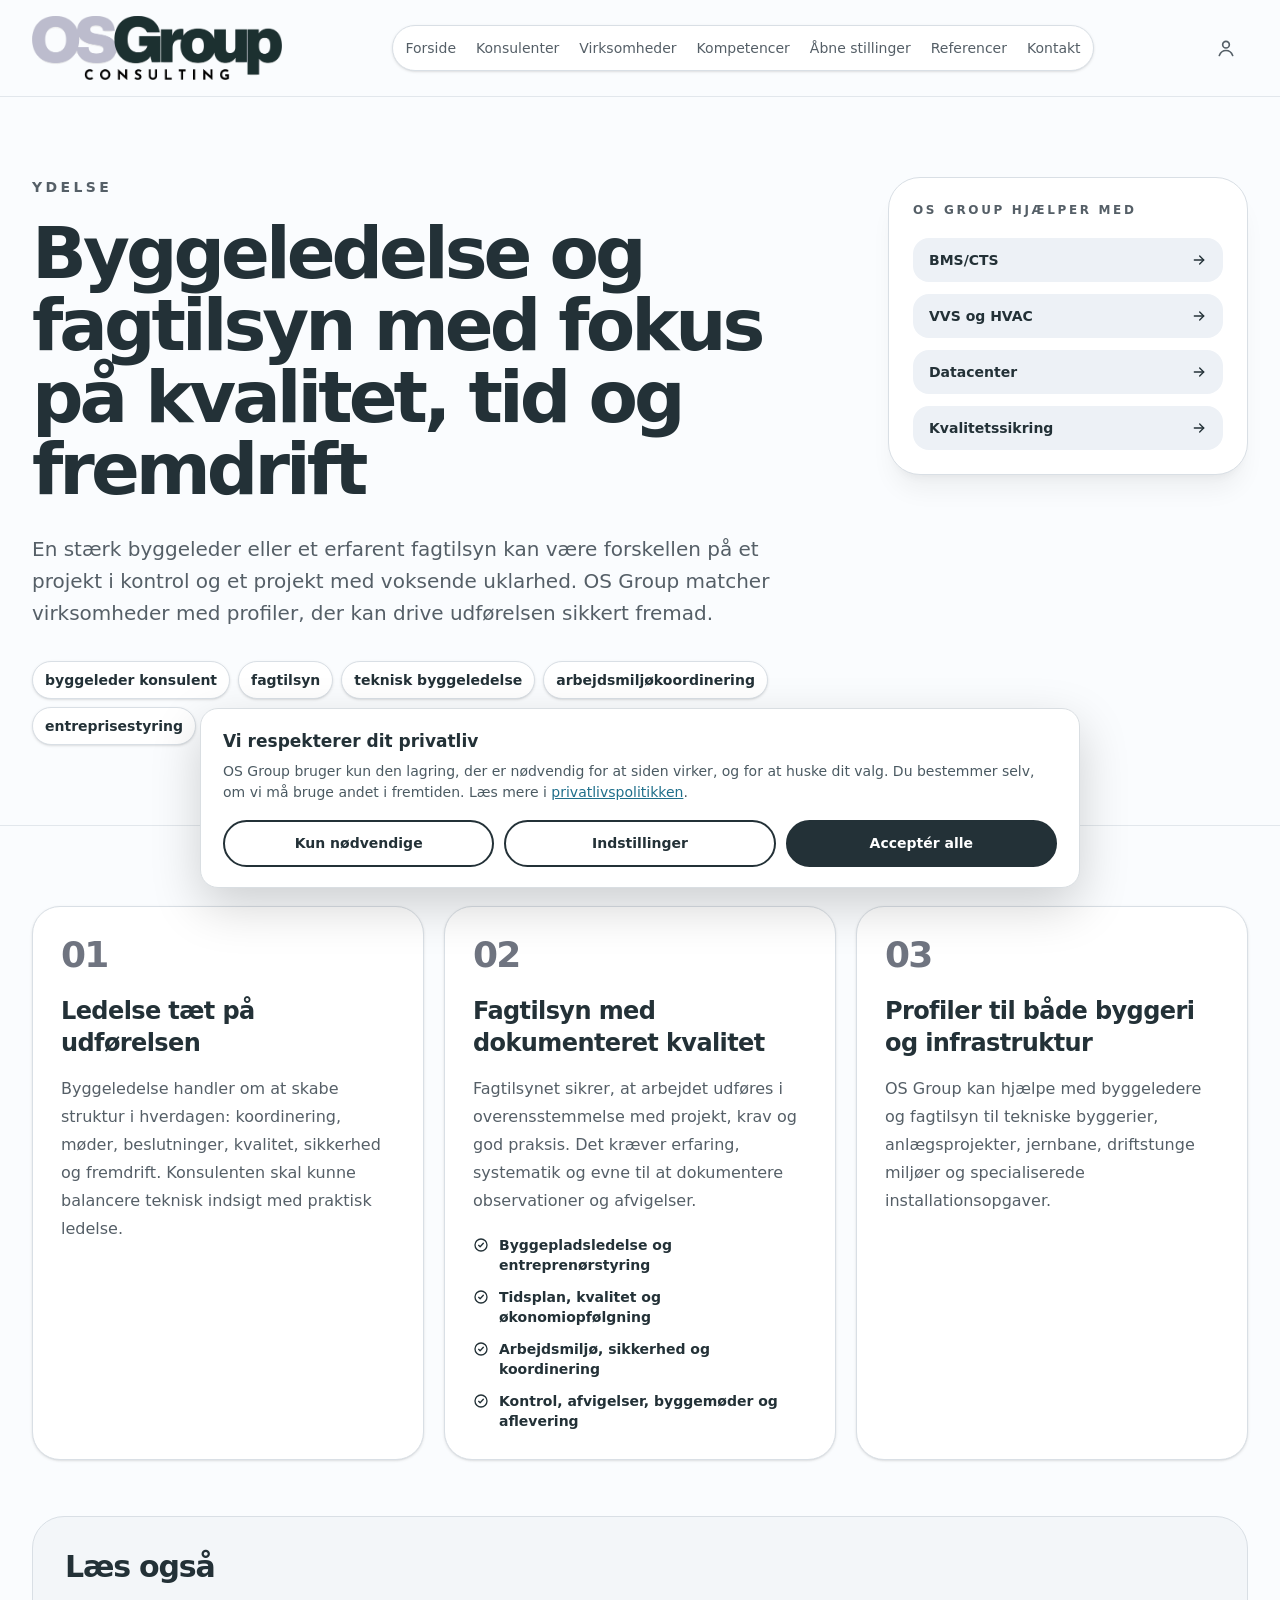
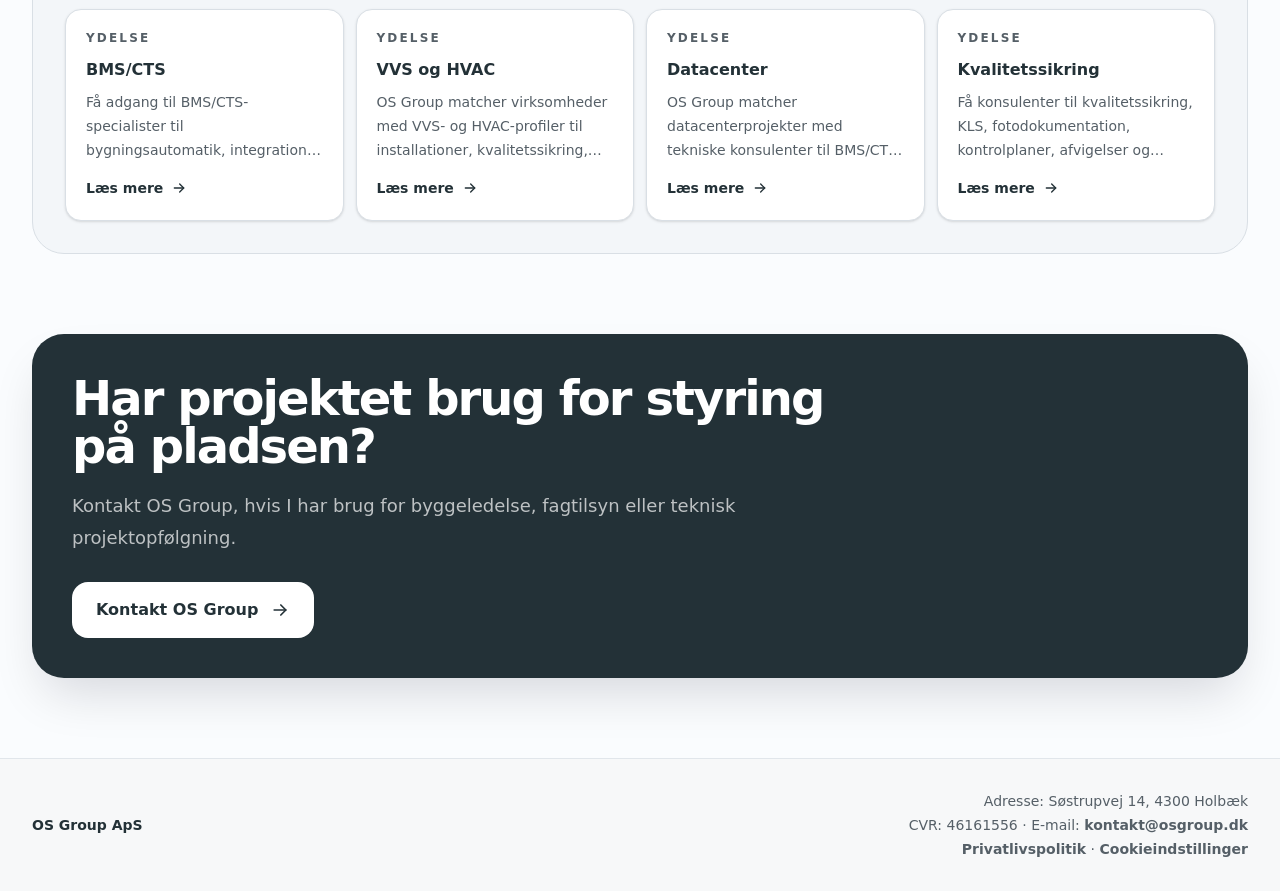
<file: kompetencer/byggeledelse-fagtilsyn/index.html>
<!DOCTYPE html>
<html lang="da"><head>
    

    

    <meta charset="UTF-8">
    <link rel="icon" type="image/png" href="/favicon.png">
    <link rel="apple-touch-icon" href="/favicon.png">
    <meta name="viewport" content="width=device-width, initial-scale=1.0">
    <!-- Keep the public brand palette consistent, including on phones in dark mode. -->
    <meta name="color-scheme" content="light">
    <meta name="description" content="Find erfarne byggeledere og fagtilsyn til byggeri, anlæg, jernbane, tekniske installationer og projekter med krav til kvalitet og fremdrift.">
    <meta property="og:title" content="Byggeledelse og fagtilsyn som konsulentydelse | OS Group">
    <meta property="og:description" content="Find erfarne byggeledere og fagtilsyn til byggeri, anlæg, jernbane, tekniske installationer og projekter med krav til kvalitet og fremdrift.">
    <meta property="og:type" content="website">
    <meta property="og:url" content="https://www.osgroup.dk/kompetencer/byggeledelse-fagtilsyn">
    <meta property="og:image" content="https://www.osgroup.dk/og-image.jpg">
    <meta name="twitter:card" content="summary_large_image">
    <meta name="twitter:title" content="Byggeledelse og fagtilsyn som konsulentydelse | OS Group">
    <meta name="twitter:description" content="Find erfarne byggeledere og fagtilsyn til byggeri, anlæg, jernbane, tekniske installationer og projekter med krav til kvalitet og fremdrift.">
    <meta name="twitter:image" content="https://www.osgroup.dk/og-image.jpg">
    <title>Byggeledelse og fagtilsyn som konsulentydelse | OS Group</title>
  <link rel="stylesheet" href="/styles.css"><link rel="canonical" href="https://www.osgroup.dk/kompetencer/byggeledelse-fagtilsyn"></head>
  <body>
    <div id="root"><main class="min-h-screen overflow-hidden bg-background text-foreground"><header class="sticky top-0 z-30 border-b border-border/70 bg-background/92 backdrop-blur-xl"><div class="mx-auto flex max-w-[90rem] items-center justify-between gap-4 px-3 py-4 sm:px-6 lg:flex-wrap lg:gap-x-4 lg:gap-y-3 lg:px-8 xl:flex-nowrap"><a href="/" aria-label="OS Group forside" class="flex min-w-0 shrink-0 items-center"><img src="/logo.png" alt="OS Group" width="860" height="219" decoding="async" fetchpriority="high" class="h-16 w-auto max-w-[min(220px,calc(100vw-136px))] object-contain sm:h-20 sm:max-w-[300px] lg:h-16 lg:max-w-[250px] 2xl:h-20 2xl:max-w-[315px]"></a><nav aria-label="Hovedmenu" class="hidden items-center gap-1 rounded-full border border-border bg-card p-1 text-sm text-muted-foreground shadow-sm lg:order-3 lg:flex lg:w-full lg:justify-center xl:order-none xl:w-auto"><a href="/" class="whitespace-nowrap rounded-full px-3 py-2 transition hover:bg-secondary hover:text-foreground xl:px-2 2xl:px-3">Forside</a><a href="/for-konsulenter" class="whitespace-nowrap rounded-full px-3 py-2 transition hover:bg-secondary hover:text-foreground xl:px-2 2xl:px-3">Konsulenter</a><a href="/for-virksomheder" class="whitespace-nowrap rounded-full px-3 py-2 transition hover:bg-secondary hover:text-foreground xl:px-2 2xl:px-3">Virksomheder</a><a href="/kompetencer" class="whitespace-nowrap rounded-full px-3 py-2 transition hover:bg-secondary hover:text-foreground xl:px-2 2xl:px-3">Kompetencer</a><a href="/aabne-stillinger" class="whitespace-nowrap rounded-full px-3 py-2 transition hover:bg-secondary hover:text-foreground xl:px-2 2xl:px-3">Åbne stillinger</a><a href="/referencer" class="whitespace-nowrap rounded-full px-3 py-2 transition hover:bg-secondary hover:text-foreground xl:px-2 2xl:px-3">Referencer</a><a href="/#kontakt" class="whitespace-nowrap rounded-full px-3 py-2 transition hover:bg-secondary hover:text-foreground xl:px-2 2xl:px-3">Kontakt</a></nav><div class="flex shrink-0 items-center gap-2"><div aria-label="Language selector" class="hidden rounded-full border border-border bg-card p-1 text-xs font-bold shadow-sm sm:flex"><button type="button" class="rounded-full px-3 py-2 transition bg-[#233137] text-white">🇩🇰 DA</button><button type="button" class="rounded-full px-3 py-2 transition text-muted-foreground hover:text-foreground">🇬🇧 EN</button></div><button type="button" aria-label="Åbn menu" aria-expanded="false" class="inline-flex h-11 w-11 items-center justify-center rounded-full border border-border bg-card text-[#233137] shadow-sm transition hover:bg-secondary lg:hidden dark:text-foreground"><svg viewBox="0 0 24 24" fill="none" stroke="currentColor" stroke-width="2" stroke-linecap="round" stroke-linejoin="round" aria-hidden="true" class="h-5 w-5"><path d="M4 7h16"></path><path d="M4 12h16"></path><path d="M4 17h16"></path></svg></button><a href="https://udbud.osgroup.dk" aria-label="Log ind på OS Group Udbudsportal" title="Log ind på OS Group Udbudsportal" class="inline-flex h-11 w-11 shrink-0 items-center justify-center rounded-full text-muted-foreground transition hover:bg-secondary hover:text-foreground focus-visible:outline-none focus-visible:ring-2 focus-visible:ring-ring focus-visible:ring-offset-2"><svg viewBox="0 0 24 24" fill="none" stroke="currentColor" stroke-width="2" stroke-linecap="round" stroke-linejoin="round" aria-hidden="true" class="h-5 w-5"><circle cx="12" cy="8" r="4"></circle><path d="M4 21c1.5-4 4.5-6 8-6s6.5 2 8 6"></path></svg></a></div></div></header><section class="relative border-b border-border/70"><div class="absolute inset-x-0 top-0 -z-10 h-[560px] bg-[radial-gradient(circle_at_top_right,rgba(183,186,197,0.24),transparent_34%),linear-gradient(180deg,rgba(247,248,249,0.95),rgba(255,255,255,0))] dark:bg-[radial-gradient(circle_at_top_right,rgba(183,186,197,0.12),transparent_34%),linear-gradient(180deg,rgba(36,49,55,0.38),rgba(10,14,16,0))]"></div><div class="mx-auto grid max-w-7xl gap-8 px-5 py-14 sm:px-8 sm:py-20 lg:grid-cols-[1fr_360px] lg:items-start"><div><p class="text-sm font-black uppercase tracking-[0.24em] text-muted-foreground">Ydelse</p><h1 class="mt-5 max-w-5xl text-4xl font-black tracking-[-0.055em] text-[#233137] sm:text-6xl lg:text-7xl dark:text-foreground">Byggeledelse og fagtilsyn med fokus på kvalitet, tid og fremdrift</h1><p class="mt-7 max-w-3xl text-lg leading-8 text-muted-foreground sm:text-xl">En stærk byggeleder eller et erfarent fagtilsyn kan være forskellen på et projekt i kontrol og et projekt med voksende uklarhed. OS Group matcher virksomheder med profiler, der kan drive udførelsen sikkert fremad.</p><div class="mt-8 flex flex-wrap gap-2"><span class="rounded-full border border-border bg-card px-3 py-2 text-sm font-bold text-[#233137] shadow-sm dark:text-foreground">byggeleder konsulent</span><span class="rounded-full border border-border bg-card px-3 py-2 text-sm font-bold text-[#233137] shadow-sm dark:text-foreground">fagtilsyn</span><span class="rounded-full border border-border bg-card px-3 py-2 text-sm font-bold text-[#233137] shadow-sm dark:text-foreground">teknisk byggeledelse</span><span class="rounded-full border border-border bg-card px-3 py-2 text-sm font-bold text-[#233137] shadow-sm dark:text-foreground">arbejdsmiljøkoordinering</span><span class="rounded-full border border-border bg-card px-3 py-2 text-sm font-bold text-[#233137] shadow-sm dark:text-foreground">entreprisestyring</span></div></div><aside class="rounded-[2rem] border border-border bg-card p-6 shadow-xl shadow-slate-950/5"><p class="text-xs font-black uppercase tracking-[0.22em] text-muted-foreground">OS Group hjælper med</p><div class="mt-5 space-y-3"><a href="/kompetencer/bms-cts" class="group flex items-center justify-between gap-3 rounded-2xl bg-secondary px-4 py-3 text-sm font-black text-[#233137] transition hover:-translate-y-0.5 hover:shadow-md dark:text-foreground"><span>BMS/CTS</span><svg viewBox="0 0 24 24" fill="none" stroke="currentColor" stroke-width="2" stroke-linecap="round" stroke-linejoin="round" aria-hidden="true" class="h-4 w-4 transition group-hover:translate-x-1"><path d="M5 12h14"></path><path d="m13 6 6 6-6 6"></path></svg></a><a href="/kompetencer/vvs-hvac" class="group flex items-center justify-between gap-3 rounded-2xl bg-secondary px-4 py-3 text-sm font-black text-[#233137] transition hover:-translate-y-0.5 hover:shadow-md dark:text-foreground"><span>VVS og HVAC</span><svg viewBox="0 0 24 24" fill="none" stroke="currentColor" stroke-width="2" stroke-linecap="round" stroke-linejoin="round" aria-hidden="true" class="h-4 w-4 transition group-hover:translate-x-1"><path d="M5 12h14"></path><path d="m13 6 6 6-6 6"></path></svg></a><a href="/kompetencer/datacenter" class="group flex items-center justify-between gap-3 rounded-2xl bg-secondary px-4 py-3 text-sm font-black text-[#233137] transition hover:-translate-y-0.5 hover:shadow-md dark:text-foreground"><span>Datacenter</span><svg viewBox="0 0 24 24" fill="none" stroke="currentColor" stroke-width="2" stroke-linecap="round" stroke-linejoin="round" aria-hidden="true" class="h-4 w-4 transition group-hover:translate-x-1"><path d="M5 12h14"></path><path d="m13 6 6 6-6 6"></path></svg></a><a href="/kompetencer/kvalitetssikring" class="group flex items-center justify-between gap-3 rounded-2xl bg-secondary px-4 py-3 text-sm font-black text-[#233137] transition hover:-translate-y-0.5 hover:shadow-md dark:text-foreground"><span>Kvalitetssikring</span><svg viewBox="0 0 24 24" fill="none" stroke="currentColor" stroke-width="2" stroke-linecap="round" stroke-linejoin="round" aria-hidden="true" class="h-4 w-4 transition group-hover:translate-x-1"><path d="M5 12h14"></path><path d="m13 6 6 6-6 6"></path></svg></a></div></aside></div></section><section class="mx-auto max-w-7xl px-5 py-14 sm:px-8 sm:py-20"><div class="grid gap-5 lg:grid-cols-3"><article class="rounded-[1.75rem] border border-border bg-card p-7 shadow-sm"><div class="text-4xl font-black tracking-tighter text-[#6f7480]">01</div><h2 class="mt-5 text-2xl font-black tracking-tight text-[#233137] dark:text-foreground">Ledelse tæt på udførelsen</h2><p class="mt-4 leading-7 text-muted-foreground">Byggeledelse handler om at skabe struktur i hverdagen: koordinering, møder, beslutninger, kvalitet, sikkerhed og fremdrift. Konsulenten skal kunne balancere teknisk indsigt med praktisk ledelse.</p></article><article class="rounded-[1.75rem] border border-border bg-card p-7 shadow-sm"><div class="text-4xl font-black tracking-tighter text-[#6f7480]">02</div><h2 class="mt-5 text-2xl font-black tracking-tight text-[#233137] dark:text-foreground">Fagtilsyn med dokumenteret kvalitet</h2><p class="mt-4 leading-7 text-muted-foreground">Fagtilsynet sikrer, at arbejdet udføres i overensstemmelse med projekt, krav og god praksis. Det kræver erfaring, systematik og evne til at dokumentere observationer og afvigelser.</p><ul class="mt-5 space-y-3 text-sm font-bold text-[#233137] dark:text-foreground"><li class="flex gap-2.5"><svg viewBox="0 0 24 24" fill="none" stroke="currentColor" stroke-width="2" stroke-linecap="round" stroke-linejoin="round" aria-hidden="true" class="mt-0.5 h-4 w-4 shrink-0"><circle cx="12" cy="12" r="9"></circle><path d="m8.5 12.5 2.2 2.2 4.8-5.4"></path></svg><span>Byggepladsledelse og entreprenørstyring</span></li><li class="flex gap-2.5"><svg viewBox="0 0 24 24" fill="none" stroke="currentColor" stroke-width="2" stroke-linecap="round" stroke-linejoin="round" aria-hidden="true" class="mt-0.5 h-4 w-4 shrink-0"><circle cx="12" cy="12" r="9"></circle><path d="m8.5 12.5 2.2 2.2 4.8-5.4"></path></svg><span>Tidsplan, kvalitet og økonomiopfølgning</span></li><li class="flex gap-2.5"><svg viewBox="0 0 24 24" fill="none" stroke="currentColor" stroke-width="2" stroke-linecap="round" stroke-linejoin="round" aria-hidden="true" class="mt-0.5 h-4 w-4 shrink-0"><circle cx="12" cy="12" r="9"></circle><path d="m8.5 12.5 2.2 2.2 4.8-5.4"></path></svg><span>Arbejdsmiljø, sikkerhed og koordinering</span></li><li class="flex gap-2.5"><svg viewBox="0 0 24 24" fill="none" stroke="currentColor" stroke-width="2" stroke-linecap="round" stroke-linejoin="round" aria-hidden="true" class="mt-0.5 h-4 w-4 shrink-0"><circle cx="12" cy="12" r="9"></circle><path d="m8.5 12.5 2.2 2.2 4.8-5.4"></path></svg><span>Kontrol, afvigelser, byggemøder og aflevering</span></li></ul></article><article class="rounded-[1.75rem] border border-border bg-card p-7 shadow-sm"><div class="text-4xl font-black tracking-tighter text-[#6f7480]">03</div><h2 class="mt-5 text-2xl font-black tracking-tight text-[#233137] dark:text-foreground">Profiler til både byggeri og infrastruktur</h2><p class="mt-4 leading-7 text-muted-foreground">OS Group kan hjælpe med byggeledere og fagtilsyn til tekniske byggerier, anlægsprojekter, jernbane, driftstunge miljøer og specialiserede installationsopgaver.</p></article></div><div class="mt-14 rounded-[2rem] border border-border bg-secondary/50 p-6 sm:p-8"><h2 class="text-3xl font-black tracking-[-0.04em] text-[#233137] dark:text-foreground">Læs også</h2><div class="mt-6 grid gap-3 md:grid-cols-2 lg:grid-cols-4"><a href="/kompetencer/bms-cts" class="group rounded-2xl border border-border bg-card p-5 shadow-sm transition hover:-translate-y-1 hover:shadow-xl"><p class="text-xs font-black uppercase tracking-[0.18em] text-muted-foreground">Ydelse</p><h3 class="mt-3 font-black text-[#233137] dark:text-foreground">BMS/CTS</h3><p class="mt-2 line-clamp-3 text-sm leading-6 text-muted-foreground">Få adgang til BMS/CTS-specialister til bygningsautomatik, integration, funktionsafprøvning, commissioning og teknisk koordinering.</p><span class="mt-4 inline-flex items-center gap-2 text-sm font-black text-[#233137] dark:text-foreground">Læs mere <svg viewBox="0 0 24 24" fill="none" stroke="currentColor" stroke-width="2" stroke-linecap="round" stroke-linejoin="round" aria-hidden="true" class="h-4 w-4 transition group-hover:translate-x-1"><path d="M5 12h14"></path><path d="m13 6 6 6-6 6"></path></svg></span></a><a href="/kompetencer/vvs-hvac" class="group rounded-2xl border border-border bg-card p-5 shadow-sm transition hover:-translate-y-1 hover:shadow-xl"><p class="text-xs font-black uppercase tracking-[0.18em] text-muted-foreground">Ydelse</p><h3 class="mt-3 font-black text-[#233137] dark:text-foreground">VVS og HVAC</h3><p class="mt-2 line-clamp-3 text-sm leading-6 text-muted-foreground">OS Group matcher virksomheder med VVS- og HVAC-profiler til installationer, kvalitetssikring, tilsyn, indregulering og teknisk projektopfølgning.</p><span class="mt-4 inline-flex items-center gap-2 text-sm font-black text-[#233137] dark:text-foreground">Læs mere <svg viewBox="0 0 24 24" fill="none" stroke="currentColor" stroke-width="2" stroke-linecap="round" stroke-linejoin="round" aria-hidden="true" class="h-4 w-4 transition group-hover:translate-x-1"><path d="M5 12h14"></path><path d="m13 6 6 6-6 6"></path></svg></span></a><a href="/kompetencer/datacenter" class="group rounded-2xl border border-border bg-card p-5 shadow-sm transition hover:-translate-y-1 hover:shadow-xl"><p class="text-xs font-black uppercase tracking-[0.18em] text-muted-foreground">Ydelse</p><h3 class="mt-3 font-black text-[#233137] dark:text-foreground">Datacenter</h3><p class="mt-2 line-clamp-3 text-sm leading-6 text-muted-foreground">OS Group matcher datacenterprojekter med tekniske konsulenter til BMS/CTS, VVS, HVAC, kvalitetssikring, dokumentation og byggeledelse.</p><span class="mt-4 inline-flex items-center gap-2 text-sm font-black text-[#233137] dark:text-foreground">Læs mere <svg viewBox="0 0 24 24" fill="none" stroke="currentColor" stroke-width="2" stroke-linecap="round" stroke-linejoin="round" aria-hidden="true" class="h-4 w-4 transition group-hover:translate-x-1"><path d="M5 12h14"></path><path d="m13 6 6 6-6 6"></path></svg></span></a><a href="/kompetencer/kvalitetssikring" class="group rounded-2xl border border-border bg-card p-5 shadow-sm transition hover:-translate-y-1 hover:shadow-xl"><p class="text-xs font-black uppercase tracking-[0.18em] text-muted-foreground">Ydelse</p><h3 class="mt-3 font-black text-[#233137] dark:text-foreground">Kvalitetssikring</h3><p class="mt-2 line-clamp-3 text-sm leading-6 text-muted-foreground">Få konsulenter til kvalitetssikring, KLS, fotodokumentation, kontrolplaner, afvigelser og teknisk dokumentation i byggeri og drift.</p><span class="mt-4 inline-flex items-center gap-2 text-sm font-black text-[#233137] dark:text-foreground">Læs mere <svg viewBox="0 0 24 24" fill="none" stroke="currentColor" stroke-width="2" stroke-linecap="round" stroke-linejoin="round" aria-hidden="true" class="h-4 w-4 transition group-hover:translate-x-1"><path d="M5 12h14"></path><path d="m13 6 6 6-6 6"></path></svg></span></a></div></div></section><section class="px-5 pb-14 sm:px-8 sm:pb-20"><div class="mx-auto max-w-7xl overflow-hidden rounded-[2rem] bg-[#233137] p-8 text-white shadow-2xl shadow-slate-950/15 sm:p-10"><h2 class="max-w-3xl text-3xl font-black tracking-[-0.04em] sm:text-5xl">Har projektet brug for styring på pladsen?</h2><p class="mt-5 max-w-2xl text-lg leading-8 text-white/70">Kontakt OS Group, hvis I har brug for byggeledelse, fagtilsyn eller teknisk projektopfølgning.</p><a href="mailto:kontakt@osgroup.dk?subject=Kontakt%20OSGroup%20Consulting" class="mt-7 inline-flex items-center justify-center gap-3 rounded-2xl bg-white px-6 py-4 font-black text-[#233137] transition hover:-translate-y-1 hover:shadow-xl">Kontakt OS Group<svg viewBox="0 0 24 24" fill="none" stroke="currentColor" stroke-width="2" stroke-linecap="round" stroke-linejoin="round" aria-hidden="true" class="h-5 w-5"><path d="M5 12h14"></path><path d="m13 6 6 6-6 6"></path></svg></a></div></section><footer class="border-t border-border/70 bg-[#f7f8f9] px-5 py-8 text-sm text-muted-foreground sm:px-8 dark:bg-card/30"><div class="mx-auto flex max-w-7xl flex-col gap-3 sm:flex-row sm:items-center sm:justify-between"><p class="font-black text-[#233137] dark:text-foreground">OS Group ApS</p><div class="flex flex-col gap-1 sm:items-end"><p>Adresse: Søstrupvej 14, 4300 Holbæk</p><p>CVR: 46161556 · E-mail: <a href="mailto:kontakt@osgroup.dk" class="font-bold underline-offset-4 hover:underline">kontakt@osgroup.dk</a></p></div></div></footer><aside role="dialog" aria-label="Cookieindstillinger" class="fixed inset-x-3 bottom-3 z-50 mx-auto max-w-4xl rounded-[1.5rem] border border-border bg-card p-4 shadow-2xl shadow-slate-950/20 sm:bottom-5 sm:p-5"><div class="grid gap-4 sm:grid-cols-[1fr_auto] sm:items-center"><div><h2 class="text-base font-black text-[#233137] dark:text-foreground">Vi bruger cookies</h2><p class="mt-1 text-sm leading-6 text-muted-foreground">Vi bruger nødvendige cookies for at få hjemmesiden til at fungere. Med dit samtykke kan vi også bruge cookies til statistik og forbedring af siden.</p></div><div class="grid gap-2 sm:grid-cols-2"><button type="button" class="min-h-11 rounded-2xl border border-border bg-background px-4 text-sm font-black transition hover:bg-secondary">Kun nødvendige</button><button type="button" class="min-h-11 rounded-2xl bg-[#233137] px-4 text-sm font-black text-white transition hover:-translate-y-0.5 hover:shadow-lg">Accepter alle</button></div></div></aside></main></div>
    
  

<script src="/site.js"></script></body></html>
</file>
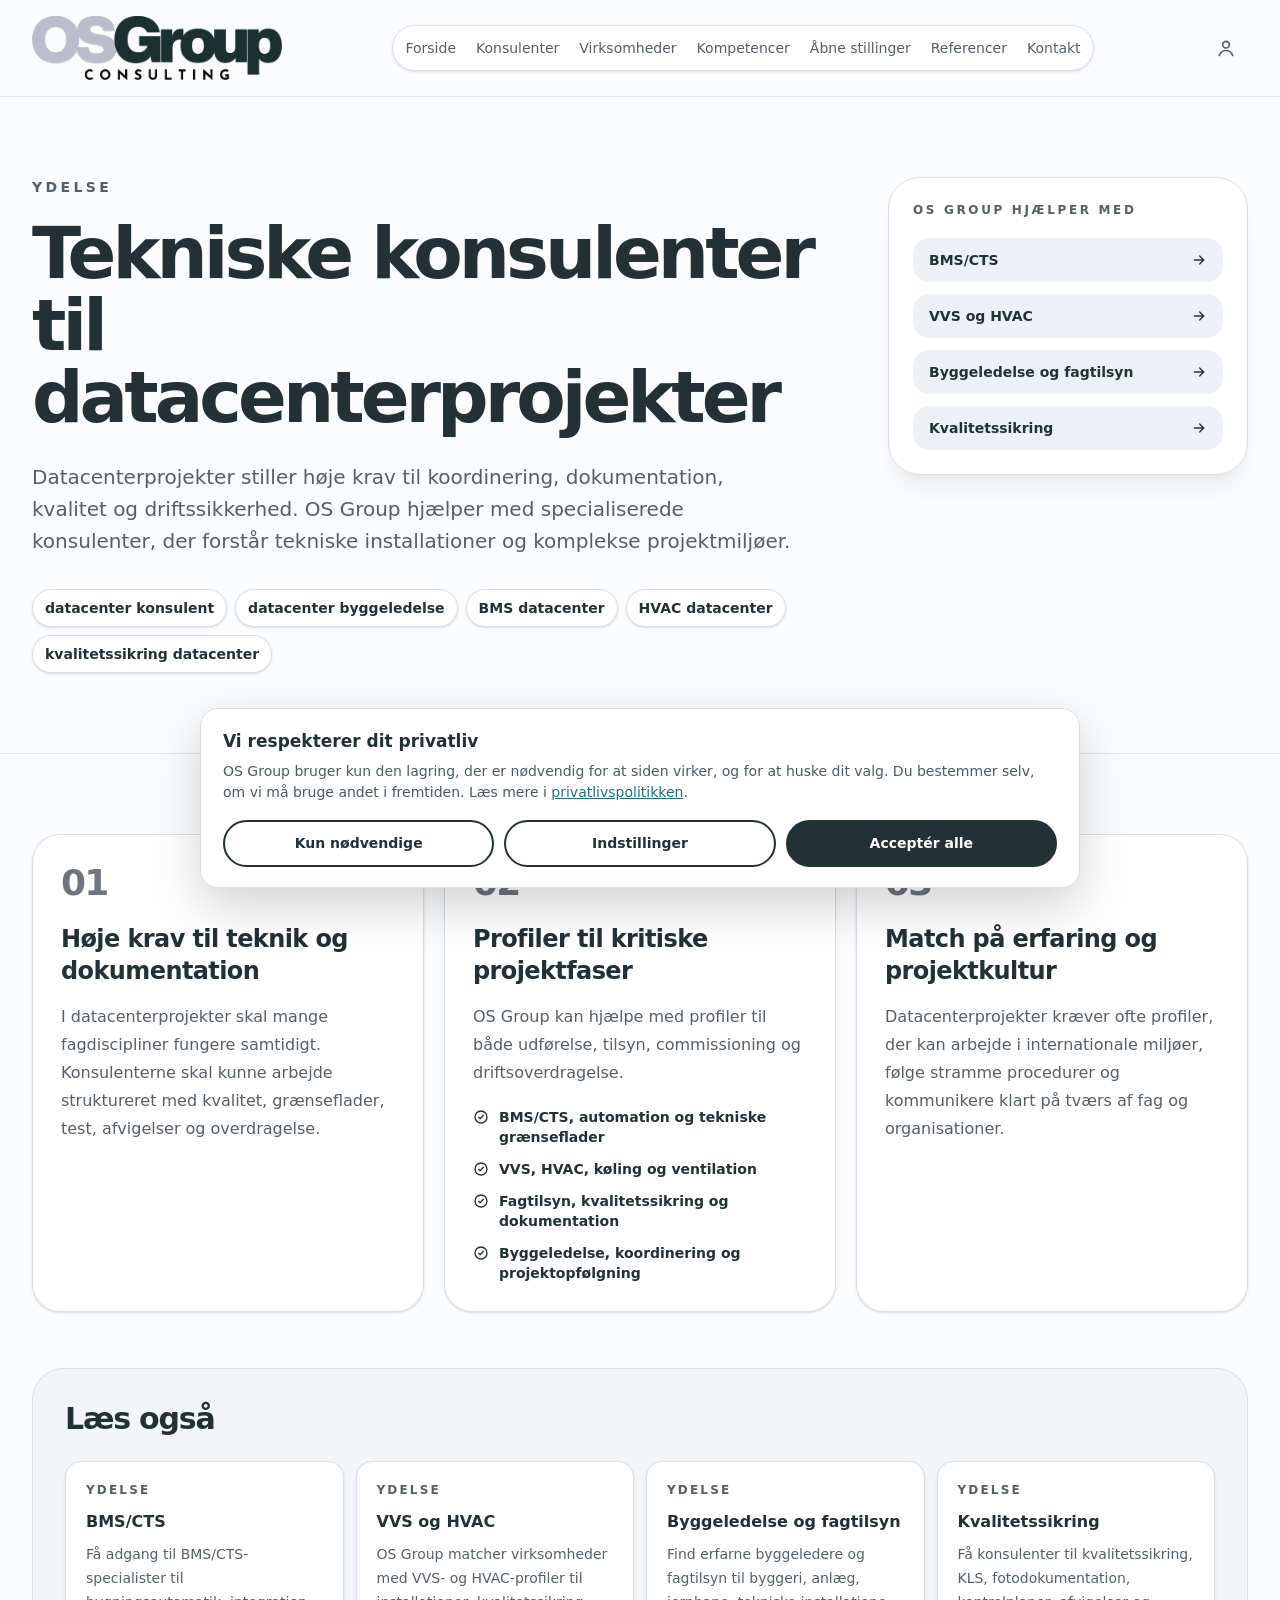
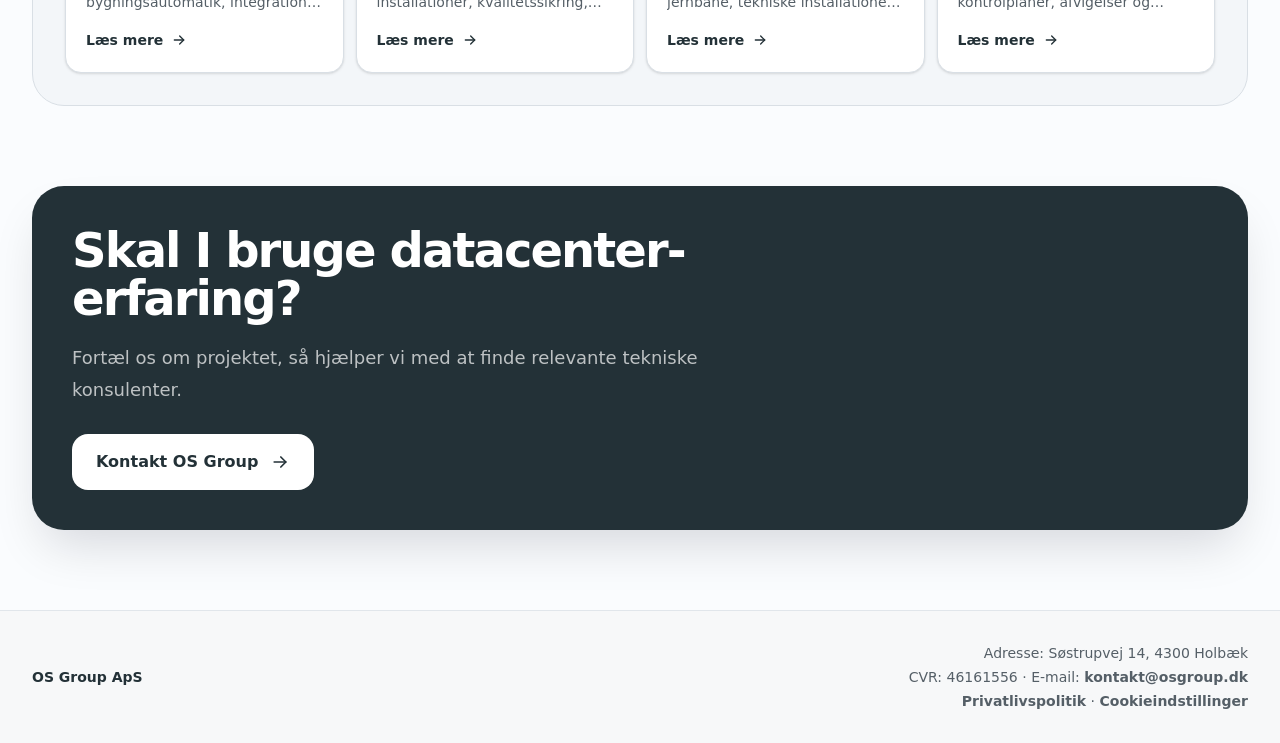
<file: kompetencer/datacenter/index.html>
<!DOCTYPE html>
<html lang="da"><head>
    

    

    <meta charset="UTF-8">
    <link rel="icon" type="image/png" href="/favicon.png">
    <link rel="apple-touch-icon" href="/favicon.png">
    <meta name="viewport" content="width=device-width, initial-scale=1.0">
    <!-- Keep the public brand palette consistent, including on phones in dark mode. -->
    <meta name="color-scheme" content="light">
    <meta name="description" content="OS Group matcher datacenterprojekter med tekniske konsulenter til BMS/CTS, VVS, HVAC, kvalitetssikring, dokumentation og byggeledelse.">
    <meta property="og:title" content="Konsulenter til datacenterprojekter | BMS, VVS, HVAC og kvalitet">
    <meta property="og:description" content="OS Group matcher datacenterprojekter med tekniske konsulenter til BMS/CTS, VVS, HVAC, kvalitetssikring, dokumentation og byggeledelse.">
    <meta property="og:type" content="website">
    <meta property="og:url" content="https://www.osgroup.dk/kompetencer/datacenter">
    <meta property="og:image" content="https://www.osgroup.dk/og-image.jpg">
    <meta name="twitter:card" content="summary_large_image">
    <meta name="twitter:title" content="Konsulenter til datacenterprojekter | BMS, VVS, HVAC og kvalitet">
    <meta name="twitter:description" content="OS Group matcher datacenterprojekter med tekniske konsulenter til BMS/CTS, VVS, HVAC, kvalitetssikring, dokumentation og byggeledelse.">
    <meta name="twitter:image" content="https://www.osgroup.dk/og-image.jpg">
    <title>Konsulenter til datacenterprojekter | BMS, VVS, HVAC og kvalitet</title>
  <link rel="stylesheet" href="/styles.css"><link rel="canonical" href="https://www.osgroup.dk/kompetencer/datacenter"></head>
  <body>
    <div id="root"><main class="min-h-screen overflow-hidden bg-background text-foreground"><header class="sticky top-0 z-30 border-b border-border/70 bg-background/92 backdrop-blur-xl"><div class="mx-auto flex max-w-[90rem] items-center justify-between gap-4 px-3 py-4 sm:px-6 lg:flex-wrap lg:gap-x-4 lg:gap-y-3 lg:px-8 xl:flex-nowrap"><a href="/" aria-label="OS Group forside" class="flex min-w-0 shrink-0 items-center"><img src="/logo.png" alt="OS Group" width="860" height="219" decoding="async" fetchpriority="high" class="h-16 w-auto max-w-[min(220px,calc(100vw-136px))] object-contain sm:h-20 sm:max-w-[300px] lg:h-16 lg:max-w-[250px] 2xl:h-20 2xl:max-w-[315px]"></a><nav aria-label="Hovedmenu" class="hidden items-center gap-1 rounded-full border border-border bg-card p-1 text-sm text-muted-foreground shadow-sm lg:order-3 lg:flex lg:w-full lg:justify-center xl:order-none xl:w-auto"><a href="/" class="whitespace-nowrap rounded-full px-3 py-2 transition hover:bg-secondary hover:text-foreground xl:px-2 2xl:px-3">Forside</a><a href="/for-konsulenter" class="whitespace-nowrap rounded-full px-3 py-2 transition hover:bg-secondary hover:text-foreground xl:px-2 2xl:px-3">Konsulenter</a><a href="/for-virksomheder" class="whitespace-nowrap rounded-full px-3 py-2 transition hover:bg-secondary hover:text-foreground xl:px-2 2xl:px-3">Virksomheder</a><a href="/kompetencer" class="whitespace-nowrap rounded-full px-3 py-2 transition hover:bg-secondary hover:text-foreground xl:px-2 2xl:px-3">Kompetencer</a><a href="/aabne-stillinger" class="whitespace-nowrap rounded-full px-3 py-2 transition hover:bg-secondary hover:text-foreground xl:px-2 2xl:px-3">Åbne stillinger</a><a href="/referencer" class="whitespace-nowrap rounded-full px-3 py-2 transition hover:bg-secondary hover:text-foreground xl:px-2 2xl:px-3">Referencer</a><a href="/#kontakt" class="whitespace-nowrap rounded-full px-3 py-2 transition hover:bg-secondary hover:text-foreground xl:px-2 2xl:px-3">Kontakt</a></nav><div class="flex shrink-0 items-center gap-2"><div aria-label="Language selector" class="hidden rounded-full border border-border bg-card p-1 text-xs font-bold shadow-sm sm:flex"><button type="button" class="rounded-full px-3 py-2 transition bg-[#233137] text-white">🇩🇰 DA</button><button type="button" class="rounded-full px-3 py-2 transition text-muted-foreground hover:text-foreground">🇬🇧 EN</button></div><button type="button" aria-label="Åbn menu" aria-expanded="false" class="inline-flex h-11 w-11 items-center justify-center rounded-full border border-border bg-card text-[#233137] shadow-sm transition hover:bg-secondary lg:hidden dark:text-foreground"><svg viewBox="0 0 24 24" fill="none" stroke="currentColor" stroke-width="2" stroke-linecap="round" stroke-linejoin="round" aria-hidden="true" class="h-5 w-5"><path d="M4 7h16"></path><path d="M4 12h16"></path><path d="M4 17h16"></path></svg></button><a href="https://udbud.osgroup.dk" aria-label="Log ind på OS Group Udbudsportal" title="Log ind på OS Group Udbudsportal" class="inline-flex h-11 w-11 shrink-0 items-center justify-center rounded-full text-muted-foreground transition hover:bg-secondary hover:text-foreground focus-visible:outline-none focus-visible:ring-2 focus-visible:ring-ring focus-visible:ring-offset-2"><svg viewBox="0 0 24 24" fill="none" stroke="currentColor" stroke-width="2" stroke-linecap="round" stroke-linejoin="round" aria-hidden="true" class="h-5 w-5"><circle cx="12" cy="8" r="4"></circle><path d="M4 21c1.5-4 4.5-6 8-6s6.5 2 8 6"></path></svg></a></div></div></header><section class="relative border-b border-border/70"><div class="absolute inset-x-0 top-0 -z-10 h-[560px] bg-[radial-gradient(circle_at_top_right,rgba(183,186,197,0.24),transparent_34%),linear-gradient(180deg,rgba(247,248,249,0.95),rgba(255,255,255,0))] dark:bg-[radial-gradient(circle_at_top_right,rgba(183,186,197,0.12),transparent_34%),linear-gradient(180deg,rgba(36,49,55,0.38),rgba(10,14,16,0))]"></div><div class="mx-auto grid max-w-7xl gap-8 px-5 py-14 sm:px-8 sm:py-20 lg:grid-cols-[1fr_360px] lg:items-start"><div><p class="text-sm font-black uppercase tracking-[0.24em] text-muted-foreground">Ydelse</p><h1 class="mt-5 max-w-5xl text-4xl font-black tracking-[-0.055em] text-[#233137] sm:text-6xl lg:text-7xl dark:text-foreground">Tekniske konsulenter til datacenterprojekter</h1><p class="mt-7 max-w-3xl text-lg leading-8 text-muted-foreground sm:text-xl">Datacenterprojekter stiller høje krav til koordinering, dokumentation, kvalitet og driftssikkerhed. OS Group hjælper med specialiserede konsulenter, der forstår tekniske installationer og komplekse projektmiljøer.</p><div class="mt-8 flex flex-wrap gap-2"><span class="rounded-full border border-border bg-card px-3 py-2 text-sm font-bold text-[#233137] shadow-sm dark:text-foreground">datacenter konsulent</span><span class="rounded-full border border-border bg-card px-3 py-2 text-sm font-bold text-[#233137] shadow-sm dark:text-foreground">datacenter byggeledelse</span><span class="rounded-full border border-border bg-card px-3 py-2 text-sm font-bold text-[#233137] shadow-sm dark:text-foreground">BMS datacenter</span><span class="rounded-full border border-border bg-card px-3 py-2 text-sm font-bold text-[#233137] shadow-sm dark:text-foreground">HVAC datacenter</span><span class="rounded-full border border-border bg-card px-3 py-2 text-sm font-bold text-[#233137] shadow-sm dark:text-foreground">kvalitetssikring datacenter</span></div></div><aside class="rounded-[2rem] border border-border bg-card p-6 shadow-xl shadow-slate-950/5"><p class="text-xs font-black uppercase tracking-[0.22em] text-muted-foreground">OS Group hjælper med</p><div class="mt-5 space-y-3"><a href="/kompetencer/bms-cts" class="group flex items-center justify-between gap-3 rounded-2xl bg-secondary px-4 py-3 text-sm font-black text-[#233137] transition hover:-translate-y-0.5 hover:shadow-md dark:text-foreground"><span>BMS/CTS</span><svg viewBox="0 0 24 24" fill="none" stroke="currentColor" stroke-width="2" stroke-linecap="round" stroke-linejoin="round" aria-hidden="true" class="h-4 w-4 transition group-hover:translate-x-1"><path d="M5 12h14"></path><path d="m13 6 6 6-6 6"></path></svg></a><a href="/kompetencer/vvs-hvac" class="group flex items-center justify-between gap-3 rounded-2xl bg-secondary px-4 py-3 text-sm font-black text-[#233137] transition hover:-translate-y-0.5 hover:shadow-md dark:text-foreground"><span>VVS og HVAC</span><svg viewBox="0 0 24 24" fill="none" stroke="currentColor" stroke-width="2" stroke-linecap="round" stroke-linejoin="round" aria-hidden="true" class="h-4 w-4 transition group-hover:translate-x-1"><path d="M5 12h14"></path><path d="m13 6 6 6-6 6"></path></svg></a><a href="/kompetencer/byggeledelse-fagtilsyn" class="group flex items-center justify-between gap-3 rounded-2xl bg-secondary px-4 py-3 text-sm font-black text-[#233137] transition hover:-translate-y-0.5 hover:shadow-md dark:text-foreground"><span>Byggeledelse og fagtilsyn</span><svg viewBox="0 0 24 24" fill="none" stroke="currentColor" stroke-width="2" stroke-linecap="round" stroke-linejoin="round" aria-hidden="true" class="h-4 w-4 transition group-hover:translate-x-1"><path d="M5 12h14"></path><path d="m13 6 6 6-6 6"></path></svg></a><a href="/kompetencer/kvalitetssikring" class="group flex items-center justify-between gap-3 rounded-2xl bg-secondary px-4 py-3 text-sm font-black text-[#233137] transition hover:-translate-y-0.5 hover:shadow-md dark:text-foreground"><span>Kvalitetssikring</span><svg viewBox="0 0 24 24" fill="none" stroke="currentColor" stroke-width="2" stroke-linecap="round" stroke-linejoin="round" aria-hidden="true" class="h-4 w-4 transition group-hover:translate-x-1"><path d="M5 12h14"></path><path d="m13 6 6 6-6 6"></path></svg></a></div></aside></div></section><section class="mx-auto max-w-7xl px-5 py-14 sm:px-8 sm:py-20"><div class="grid gap-5 lg:grid-cols-3"><article class="rounded-[1.75rem] border border-border bg-card p-7 shadow-sm"><div class="text-4xl font-black tracking-tighter text-[#6f7480]">01</div><h2 class="mt-5 text-2xl font-black tracking-tight text-[#233137] dark:text-foreground">Høje krav til teknik og dokumentation</h2><p class="mt-4 leading-7 text-muted-foreground">I datacenterprojekter skal mange fagdiscipliner fungere samtidigt. Konsulenterne skal kunne arbejde struktureret med kvalitet, grænseflader, test, afvigelser og overdragelse.</p></article><article class="rounded-[1.75rem] border border-border bg-card p-7 shadow-sm"><div class="text-4xl font-black tracking-tighter text-[#6f7480]">02</div><h2 class="mt-5 text-2xl font-black tracking-tight text-[#233137] dark:text-foreground">Profiler til kritiske projektfaser</h2><p class="mt-4 leading-7 text-muted-foreground">OS Group kan hjælpe med profiler til både udførelse, tilsyn, commissioning og driftsoverdragelse.</p><ul class="mt-5 space-y-3 text-sm font-bold text-[#233137] dark:text-foreground"><li class="flex gap-2.5"><svg viewBox="0 0 24 24" fill="none" stroke="currentColor" stroke-width="2" stroke-linecap="round" stroke-linejoin="round" aria-hidden="true" class="mt-0.5 h-4 w-4 shrink-0"><circle cx="12" cy="12" r="9"></circle><path d="m8.5 12.5 2.2 2.2 4.8-5.4"></path></svg><span>BMS/CTS, automation og tekniske grænseflader</span></li><li class="flex gap-2.5"><svg viewBox="0 0 24 24" fill="none" stroke="currentColor" stroke-width="2" stroke-linecap="round" stroke-linejoin="round" aria-hidden="true" class="mt-0.5 h-4 w-4 shrink-0"><circle cx="12" cy="12" r="9"></circle><path d="m8.5 12.5 2.2 2.2 4.8-5.4"></path></svg><span>VVS, HVAC, køling og ventilation</span></li><li class="flex gap-2.5"><svg viewBox="0 0 24 24" fill="none" stroke="currentColor" stroke-width="2" stroke-linecap="round" stroke-linejoin="round" aria-hidden="true" class="mt-0.5 h-4 w-4 shrink-0"><circle cx="12" cy="12" r="9"></circle><path d="m8.5 12.5 2.2 2.2 4.8-5.4"></path></svg><span>Fagtilsyn, kvalitetssikring og dokumentation</span></li><li class="flex gap-2.5"><svg viewBox="0 0 24 24" fill="none" stroke="currentColor" stroke-width="2" stroke-linecap="round" stroke-linejoin="round" aria-hidden="true" class="mt-0.5 h-4 w-4 shrink-0"><circle cx="12" cy="12" r="9"></circle><path d="m8.5 12.5 2.2 2.2 4.8-5.4"></path></svg><span>Byggeledelse, koordinering og projektopfølgning</span></li></ul></article><article class="rounded-[1.75rem] border border-border bg-card p-7 shadow-sm"><div class="text-4xl font-black tracking-tighter text-[#6f7480]">03</div><h2 class="mt-5 text-2xl font-black tracking-tight text-[#233137] dark:text-foreground">Match på erfaring og projektkultur</h2><p class="mt-4 leading-7 text-muted-foreground">Datacenterprojekter kræver ofte profiler, der kan arbejde i internationale miljøer, følge stramme procedurer og kommunikere klart på tværs af fag og organisationer.</p></article></div><div class="mt-14 rounded-[2rem] border border-border bg-secondary/50 p-6 sm:p-8"><h2 class="text-3xl font-black tracking-[-0.04em] text-[#233137] dark:text-foreground">Læs også</h2><div class="mt-6 grid gap-3 md:grid-cols-2 lg:grid-cols-4"><a href="/kompetencer/bms-cts" class="group rounded-2xl border border-border bg-card p-5 shadow-sm transition hover:-translate-y-1 hover:shadow-xl"><p class="text-xs font-black uppercase tracking-[0.18em] text-muted-foreground">Ydelse</p><h3 class="mt-3 font-black text-[#233137] dark:text-foreground">BMS/CTS</h3><p class="mt-2 line-clamp-3 text-sm leading-6 text-muted-foreground">Få adgang til BMS/CTS-specialister til bygningsautomatik, integration, funktionsafprøvning, commissioning og teknisk koordinering.</p><span class="mt-4 inline-flex items-center gap-2 text-sm font-black text-[#233137] dark:text-foreground">Læs mere <svg viewBox="0 0 24 24" fill="none" stroke="currentColor" stroke-width="2" stroke-linecap="round" stroke-linejoin="round" aria-hidden="true" class="h-4 w-4 transition group-hover:translate-x-1"><path d="M5 12h14"></path><path d="m13 6 6 6-6 6"></path></svg></span></a><a href="/kompetencer/vvs-hvac" class="group rounded-2xl border border-border bg-card p-5 shadow-sm transition hover:-translate-y-1 hover:shadow-xl"><p class="text-xs font-black uppercase tracking-[0.18em] text-muted-foreground">Ydelse</p><h3 class="mt-3 font-black text-[#233137] dark:text-foreground">VVS og HVAC</h3><p class="mt-2 line-clamp-3 text-sm leading-6 text-muted-foreground">OS Group matcher virksomheder med VVS- og HVAC-profiler til installationer, kvalitetssikring, tilsyn, indregulering og teknisk projektopfølgning.</p><span class="mt-4 inline-flex items-center gap-2 text-sm font-black text-[#233137] dark:text-foreground">Læs mere <svg viewBox="0 0 24 24" fill="none" stroke="currentColor" stroke-width="2" stroke-linecap="round" stroke-linejoin="round" aria-hidden="true" class="h-4 w-4 transition group-hover:translate-x-1"><path d="M5 12h14"></path><path d="m13 6 6 6-6 6"></path></svg></span></a><a href="/kompetencer/byggeledelse-fagtilsyn" class="group rounded-2xl border border-border bg-card p-5 shadow-sm transition hover:-translate-y-1 hover:shadow-xl"><p class="text-xs font-black uppercase tracking-[0.18em] text-muted-foreground">Ydelse</p><h3 class="mt-3 font-black text-[#233137] dark:text-foreground">Byggeledelse og fagtilsyn</h3><p class="mt-2 line-clamp-3 text-sm leading-6 text-muted-foreground">Find erfarne byggeledere og fagtilsyn til byggeri, anlæg, jernbane, tekniske installationer og projekter med krav til kvalitet og fremdrift.</p><span class="mt-4 inline-flex items-center gap-2 text-sm font-black text-[#233137] dark:text-foreground">Læs mere <svg viewBox="0 0 24 24" fill="none" stroke="currentColor" stroke-width="2" stroke-linecap="round" stroke-linejoin="round" aria-hidden="true" class="h-4 w-4 transition group-hover:translate-x-1"><path d="M5 12h14"></path><path d="m13 6 6 6-6 6"></path></svg></span></a><a href="/kompetencer/kvalitetssikring" class="group rounded-2xl border border-border bg-card p-5 shadow-sm transition hover:-translate-y-1 hover:shadow-xl"><p class="text-xs font-black uppercase tracking-[0.18em] text-muted-foreground">Ydelse</p><h3 class="mt-3 font-black text-[#233137] dark:text-foreground">Kvalitetssikring</h3><p class="mt-2 line-clamp-3 text-sm leading-6 text-muted-foreground">Få konsulenter til kvalitetssikring, KLS, fotodokumentation, kontrolplaner, afvigelser og teknisk dokumentation i byggeri og drift.</p><span class="mt-4 inline-flex items-center gap-2 text-sm font-black text-[#233137] dark:text-foreground">Læs mere <svg viewBox="0 0 24 24" fill="none" stroke="currentColor" stroke-width="2" stroke-linecap="round" stroke-linejoin="round" aria-hidden="true" class="h-4 w-4 transition group-hover:translate-x-1"><path d="M5 12h14"></path><path d="m13 6 6 6-6 6"></path></svg></span></a></div></div></section><section class="px-5 pb-14 sm:px-8 sm:pb-20"><div class="mx-auto max-w-7xl overflow-hidden rounded-[2rem] bg-[#233137] p-8 text-white shadow-2xl shadow-slate-950/15 sm:p-10"><h2 class="max-w-3xl text-3xl font-black tracking-[-0.04em] sm:text-5xl">Skal I bruge datacenter-erfaring?</h2><p class="mt-5 max-w-2xl text-lg leading-8 text-white/70">Fortæl os om projektet, så hjælper vi med at finde relevante tekniske konsulenter.</p><a href="mailto:kontakt@osgroup.dk?subject=Kontakt%20OSGroup%20Consulting" class="mt-7 inline-flex items-center justify-center gap-3 rounded-2xl bg-white px-6 py-4 font-black text-[#233137] transition hover:-translate-y-1 hover:shadow-xl">Kontakt OS Group<svg viewBox="0 0 24 24" fill="none" stroke="currentColor" stroke-width="2" stroke-linecap="round" stroke-linejoin="round" aria-hidden="true" class="h-5 w-5"><path d="M5 12h14"></path><path d="m13 6 6 6-6 6"></path></svg></a></div></section><footer class="border-t border-border/70 bg-[#f7f8f9] px-5 py-8 text-sm text-muted-foreground sm:px-8 dark:bg-card/30"><div class="mx-auto flex max-w-7xl flex-col gap-3 sm:flex-row sm:items-center sm:justify-between"><p class="font-black text-[#233137] dark:text-foreground">OS Group ApS</p><div class="flex flex-col gap-1 sm:items-end"><p>Adresse: Søstrupvej 14, 4300 Holbæk</p><p>CVR: 46161556 · E-mail: <a href="mailto:kontakt@osgroup.dk" class="font-bold underline-offset-4 hover:underline">kontakt@osgroup.dk</a></p></div></div></footer><aside role="dialog" aria-label="Cookieindstillinger" class="fixed inset-x-3 bottom-3 z-50 mx-auto max-w-4xl rounded-[1.5rem] border border-border bg-card p-4 shadow-2xl shadow-slate-950/20 sm:bottom-5 sm:p-5"><div class="grid gap-4 sm:grid-cols-[1fr_auto] sm:items-center"><div><h2 class="text-base font-black text-[#233137] dark:text-foreground">Vi bruger cookies</h2><p class="mt-1 text-sm leading-6 text-muted-foreground">Vi bruger nødvendige cookies for at få hjemmesiden til at fungere. Med dit samtykke kan vi også bruge cookies til statistik og forbedring af siden.</p></div><div class="grid gap-2 sm:grid-cols-2"><button type="button" class="min-h-11 rounded-2xl border border-border bg-background px-4 text-sm font-black transition hover:bg-secondary">Kun nødvendige</button><button type="button" class="min-h-11 rounded-2xl bg-[#233137] px-4 text-sm font-black text-white transition hover:-translate-y-0.5 hover:shadow-lg">Accepter alle</button></div></div></aside></main></div>
    
  

<script src="/site.js"></script></body></html>
</file>
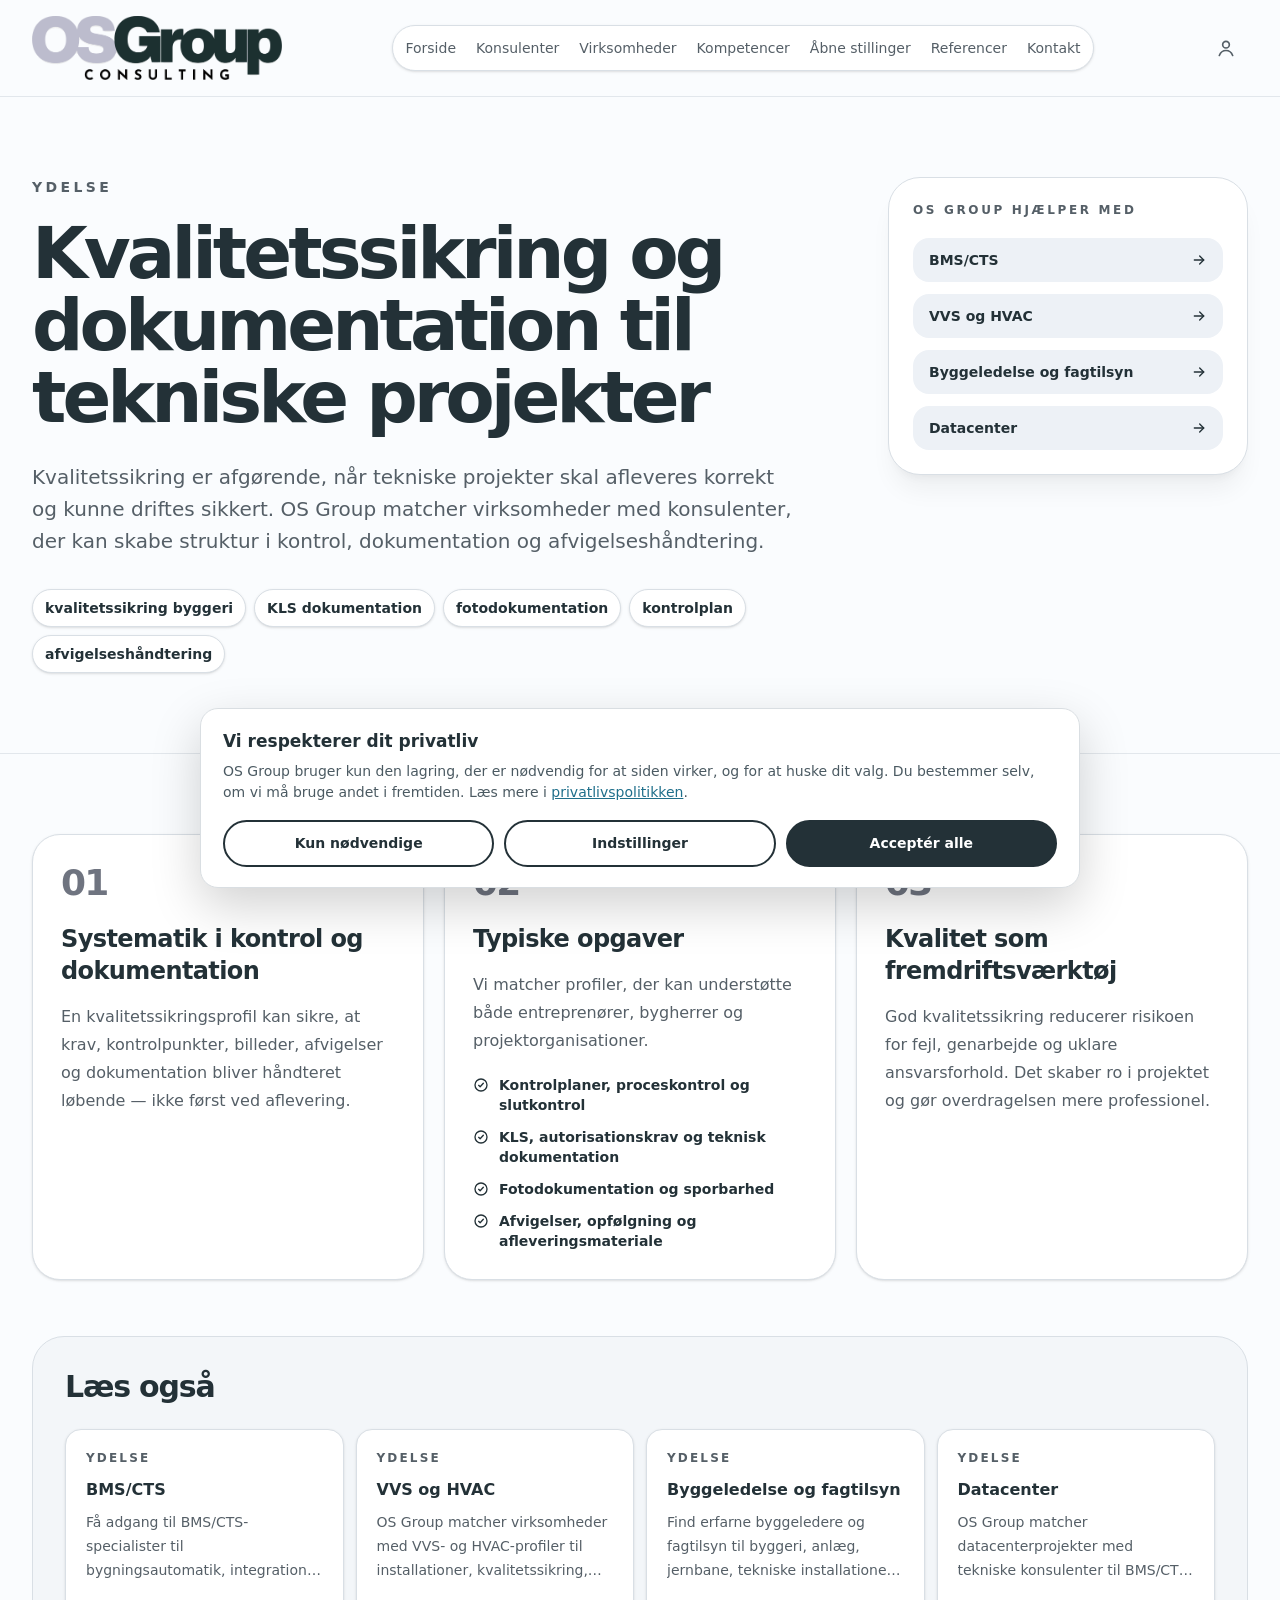
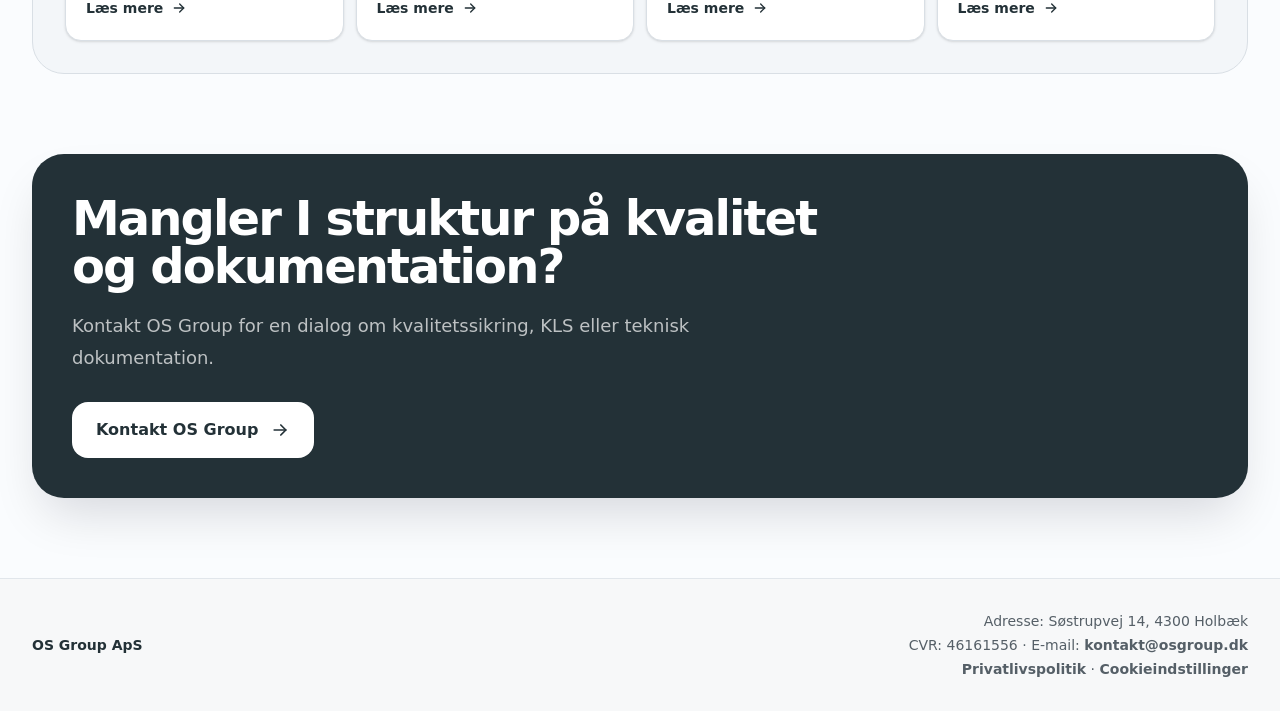
<file: kompetencer/kvalitetssikring/index.html>
<!DOCTYPE html>
<html lang="da"><head>
    

    

    <meta charset="UTF-8">
    <link rel="icon" type="image/png" href="/favicon.png">
    <link rel="apple-touch-icon" href="/favicon.png">
    <meta name="viewport" content="width=device-width, initial-scale=1.0">
    <!-- Keep the public brand palette consistent, including on phones in dark mode. -->
    <meta name="color-scheme" content="light">
    <meta name="description" content="Få konsulenter til kvalitetssikring, KLS, fotodokumentation, kontrolplaner, afvigelser og teknisk dokumentation i byggeri og drift.">
    <meta property="og:title" content="Kvalitetssikring og dokumentation i tekniske projekter | OS Group">
    <meta property="og:description" content="Få konsulenter til kvalitetssikring, KLS, fotodokumentation, kontrolplaner, afvigelser og teknisk dokumentation i byggeri og drift.">
    <meta property="og:type" content="website">
    <meta property="og:url" content="https://www.osgroup.dk/kompetencer/kvalitetssikring">
    <meta property="og:image" content="https://www.osgroup.dk/og-image.jpg">
    <meta name="twitter:card" content="summary_large_image">
    <meta name="twitter:title" content="Kvalitetssikring og dokumentation i tekniske projekter | OS Group">
    <meta name="twitter:description" content="Få konsulenter til kvalitetssikring, KLS, fotodokumentation, kontrolplaner, afvigelser og teknisk dokumentation i byggeri og drift.">
    <meta name="twitter:image" content="https://www.osgroup.dk/og-image.jpg">
    <title>Kvalitetssikring og dokumentation i tekniske projekter | OS Group</title>
  <link rel="stylesheet" href="/styles.css"><link rel="canonical" href="https://www.osgroup.dk/kompetencer/kvalitetssikring"></head>
  <body>
    <div id="root"><main class="min-h-screen overflow-hidden bg-background text-foreground"><header class="sticky top-0 z-30 border-b border-border/70 bg-background/92 backdrop-blur-xl"><div class="mx-auto flex max-w-[90rem] items-center justify-between gap-4 px-3 py-4 sm:px-6 lg:flex-wrap lg:gap-x-4 lg:gap-y-3 lg:px-8 xl:flex-nowrap"><a href="/" aria-label="OS Group forside" class="flex min-w-0 shrink-0 items-center"><img src="/logo.png" alt="OS Group" width="860" height="219" decoding="async" fetchpriority="high" class="h-16 w-auto max-w-[min(220px,calc(100vw-136px))] object-contain sm:h-20 sm:max-w-[300px] lg:h-16 lg:max-w-[250px] 2xl:h-20 2xl:max-w-[315px]"></a><nav aria-label="Hovedmenu" class="hidden items-center gap-1 rounded-full border border-border bg-card p-1 text-sm text-muted-foreground shadow-sm lg:order-3 lg:flex lg:w-full lg:justify-center xl:order-none xl:w-auto"><a href="/" class="whitespace-nowrap rounded-full px-3 py-2 transition hover:bg-secondary hover:text-foreground xl:px-2 2xl:px-3">Forside</a><a href="/for-konsulenter" class="whitespace-nowrap rounded-full px-3 py-2 transition hover:bg-secondary hover:text-foreground xl:px-2 2xl:px-3">Konsulenter</a><a href="/for-virksomheder" class="whitespace-nowrap rounded-full px-3 py-2 transition hover:bg-secondary hover:text-foreground xl:px-2 2xl:px-3">Virksomheder</a><a href="/kompetencer" class="whitespace-nowrap rounded-full px-3 py-2 transition hover:bg-secondary hover:text-foreground xl:px-2 2xl:px-3">Kompetencer</a><a href="/aabne-stillinger" class="whitespace-nowrap rounded-full px-3 py-2 transition hover:bg-secondary hover:text-foreground xl:px-2 2xl:px-3">Åbne stillinger</a><a href="/referencer" class="whitespace-nowrap rounded-full px-3 py-2 transition hover:bg-secondary hover:text-foreground xl:px-2 2xl:px-3">Referencer</a><a href="/#kontakt" class="whitespace-nowrap rounded-full px-3 py-2 transition hover:bg-secondary hover:text-foreground xl:px-2 2xl:px-3">Kontakt</a></nav><div class="flex shrink-0 items-center gap-2"><div aria-label="Language selector" class="hidden rounded-full border border-border bg-card p-1 text-xs font-bold shadow-sm sm:flex"><button type="button" class="rounded-full px-3 py-2 transition bg-[#233137] text-white">🇩🇰 DA</button><button type="button" class="rounded-full px-3 py-2 transition text-muted-foreground hover:text-foreground">🇬🇧 EN</button></div><button type="button" aria-label="Åbn menu" aria-expanded="false" class="inline-flex h-11 w-11 items-center justify-center rounded-full border border-border bg-card text-[#233137] shadow-sm transition hover:bg-secondary lg:hidden dark:text-foreground"><svg viewBox="0 0 24 24" fill="none" stroke="currentColor" stroke-width="2" stroke-linecap="round" stroke-linejoin="round" aria-hidden="true" class="h-5 w-5"><path d="M4 7h16"></path><path d="M4 12h16"></path><path d="M4 17h16"></path></svg></button><a href="https://udbud.osgroup.dk" aria-label="Log ind på OS Group Udbudsportal" title="Log ind på OS Group Udbudsportal" class="inline-flex h-11 w-11 shrink-0 items-center justify-center rounded-full text-muted-foreground transition hover:bg-secondary hover:text-foreground focus-visible:outline-none focus-visible:ring-2 focus-visible:ring-ring focus-visible:ring-offset-2"><svg viewBox="0 0 24 24" fill="none" stroke="currentColor" stroke-width="2" stroke-linecap="round" stroke-linejoin="round" aria-hidden="true" class="h-5 w-5"><circle cx="12" cy="8" r="4"></circle><path d="M4 21c1.5-4 4.5-6 8-6s6.5 2 8 6"></path></svg></a></div></div></header><section class="relative border-b border-border/70"><div class="absolute inset-x-0 top-0 -z-10 h-[560px] bg-[radial-gradient(circle_at_top_right,rgba(183,186,197,0.24),transparent_34%),linear-gradient(180deg,rgba(247,248,249,0.95),rgba(255,255,255,0))] dark:bg-[radial-gradient(circle_at_top_right,rgba(183,186,197,0.12),transparent_34%),linear-gradient(180deg,rgba(36,49,55,0.38),rgba(10,14,16,0))]"></div><div class="mx-auto grid max-w-7xl gap-8 px-5 py-14 sm:px-8 sm:py-20 lg:grid-cols-[1fr_360px] lg:items-start"><div><p class="text-sm font-black uppercase tracking-[0.24em] text-muted-foreground">Ydelse</p><h1 class="mt-5 max-w-5xl text-4xl font-black tracking-[-0.055em] text-[#233137] sm:text-6xl lg:text-7xl dark:text-foreground">Kvalitetssikring og dokumentation til tekniske projekter</h1><p class="mt-7 max-w-3xl text-lg leading-8 text-muted-foreground sm:text-xl">Kvalitetssikring er afgørende, når tekniske projekter skal afleveres korrekt og kunne driftes sikkert. OS Group matcher virksomheder med konsulenter, der kan skabe struktur i kontrol, dokumentation og afvigelseshåndtering.</p><div class="mt-8 flex flex-wrap gap-2"><span class="rounded-full border border-border bg-card px-3 py-2 text-sm font-bold text-[#233137] shadow-sm dark:text-foreground">kvalitetssikring byggeri</span><span class="rounded-full border border-border bg-card px-3 py-2 text-sm font-bold text-[#233137] shadow-sm dark:text-foreground">KLS dokumentation</span><span class="rounded-full border border-border bg-card px-3 py-2 text-sm font-bold text-[#233137] shadow-sm dark:text-foreground">fotodokumentation</span><span class="rounded-full border border-border bg-card px-3 py-2 text-sm font-bold text-[#233137] shadow-sm dark:text-foreground">kontrolplan</span><span class="rounded-full border border-border bg-card px-3 py-2 text-sm font-bold text-[#233137] shadow-sm dark:text-foreground">afvigelseshåndtering</span></div></div><aside class="rounded-[2rem] border border-border bg-card p-6 shadow-xl shadow-slate-950/5"><p class="text-xs font-black uppercase tracking-[0.22em] text-muted-foreground">OS Group hjælper med</p><div class="mt-5 space-y-3"><a href="/kompetencer/bms-cts" class="group flex items-center justify-between gap-3 rounded-2xl bg-secondary px-4 py-3 text-sm font-black text-[#233137] transition hover:-translate-y-0.5 hover:shadow-md dark:text-foreground"><span>BMS/CTS</span><svg viewBox="0 0 24 24" fill="none" stroke="currentColor" stroke-width="2" stroke-linecap="round" stroke-linejoin="round" aria-hidden="true" class="h-4 w-4 transition group-hover:translate-x-1"><path d="M5 12h14"></path><path d="m13 6 6 6-6 6"></path></svg></a><a href="/kompetencer/vvs-hvac" class="group flex items-center justify-between gap-3 rounded-2xl bg-secondary px-4 py-3 text-sm font-black text-[#233137] transition hover:-translate-y-0.5 hover:shadow-md dark:text-foreground"><span>VVS og HVAC</span><svg viewBox="0 0 24 24" fill="none" stroke="currentColor" stroke-width="2" stroke-linecap="round" stroke-linejoin="round" aria-hidden="true" class="h-4 w-4 transition group-hover:translate-x-1"><path d="M5 12h14"></path><path d="m13 6 6 6-6 6"></path></svg></a><a href="/kompetencer/byggeledelse-fagtilsyn" class="group flex items-center justify-between gap-3 rounded-2xl bg-secondary px-4 py-3 text-sm font-black text-[#233137] transition hover:-translate-y-0.5 hover:shadow-md dark:text-foreground"><span>Byggeledelse og fagtilsyn</span><svg viewBox="0 0 24 24" fill="none" stroke="currentColor" stroke-width="2" stroke-linecap="round" stroke-linejoin="round" aria-hidden="true" class="h-4 w-4 transition group-hover:translate-x-1"><path d="M5 12h14"></path><path d="m13 6 6 6-6 6"></path></svg></a><a href="/kompetencer/datacenter" class="group flex items-center justify-between gap-3 rounded-2xl bg-secondary px-4 py-3 text-sm font-black text-[#233137] transition hover:-translate-y-0.5 hover:shadow-md dark:text-foreground"><span>Datacenter</span><svg viewBox="0 0 24 24" fill="none" stroke="currentColor" stroke-width="2" stroke-linecap="round" stroke-linejoin="round" aria-hidden="true" class="h-4 w-4 transition group-hover:translate-x-1"><path d="M5 12h14"></path><path d="m13 6 6 6-6 6"></path></svg></a></div></aside></div></section><section class="mx-auto max-w-7xl px-5 py-14 sm:px-8 sm:py-20"><div class="grid gap-5 lg:grid-cols-3"><article class="rounded-[1.75rem] border border-border bg-card p-7 shadow-sm"><div class="text-4xl font-black tracking-tighter text-[#6f7480]">01</div><h2 class="mt-5 text-2xl font-black tracking-tight text-[#233137] dark:text-foreground">Systematik i kontrol og dokumentation</h2><p class="mt-4 leading-7 text-muted-foreground">En kvalitetssikringsprofil kan sikre, at krav, kontrolpunkter, billeder, afvigelser og dokumentation bliver håndteret løbende — ikke først ved aflevering.</p></article><article class="rounded-[1.75rem] border border-border bg-card p-7 shadow-sm"><div class="text-4xl font-black tracking-tighter text-[#6f7480]">02</div><h2 class="mt-5 text-2xl font-black tracking-tight text-[#233137] dark:text-foreground">Typiske opgaver</h2><p class="mt-4 leading-7 text-muted-foreground">Vi matcher profiler, der kan understøtte både entreprenører, bygherrer og projektorganisationer.</p><ul class="mt-5 space-y-3 text-sm font-bold text-[#233137] dark:text-foreground"><li class="flex gap-2.5"><svg viewBox="0 0 24 24" fill="none" stroke="currentColor" stroke-width="2" stroke-linecap="round" stroke-linejoin="round" aria-hidden="true" class="mt-0.5 h-4 w-4 shrink-0"><circle cx="12" cy="12" r="9"></circle><path d="m8.5 12.5 2.2 2.2 4.8-5.4"></path></svg><span>Kontrolplaner, proceskontrol og slutkontrol</span></li><li class="flex gap-2.5"><svg viewBox="0 0 24 24" fill="none" stroke="currentColor" stroke-width="2" stroke-linecap="round" stroke-linejoin="round" aria-hidden="true" class="mt-0.5 h-4 w-4 shrink-0"><circle cx="12" cy="12" r="9"></circle><path d="m8.5 12.5 2.2 2.2 4.8-5.4"></path></svg><span>KLS, autorisationskrav og teknisk dokumentation</span></li><li class="flex gap-2.5"><svg viewBox="0 0 24 24" fill="none" stroke="currentColor" stroke-width="2" stroke-linecap="round" stroke-linejoin="round" aria-hidden="true" class="mt-0.5 h-4 w-4 shrink-0"><circle cx="12" cy="12" r="9"></circle><path d="m8.5 12.5 2.2 2.2 4.8-5.4"></path></svg><span>Fotodokumentation og sporbarhed</span></li><li class="flex gap-2.5"><svg viewBox="0 0 24 24" fill="none" stroke="currentColor" stroke-width="2" stroke-linecap="round" stroke-linejoin="round" aria-hidden="true" class="mt-0.5 h-4 w-4 shrink-0"><circle cx="12" cy="12" r="9"></circle><path d="m8.5 12.5 2.2 2.2 4.8-5.4"></path></svg><span>Afvigelser, opfølgning og afleveringsmateriale</span></li></ul></article><article class="rounded-[1.75rem] border border-border bg-card p-7 shadow-sm"><div class="text-4xl font-black tracking-tighter text-[#6f7480]">03</div><h2 class="mt-5 text-2xl font-black tracking-tight text-[#233137] dark:text-foreground">Kvalitet som fremdriftsværktøj</h2><p class="mt-4 leading-7 text-muted-foreground">God kvalitetssikring reducerer risikoen for fejl, genarbejde og uklare ansvarsforhold. Det skaber ro i projektet og gør overdragelsen mere professionel.</p></article></div><div class="mt-14 rounded-[2rem] border border-border bg-secondary/50 p-6 sm:p-8"><h2 class="text-3xl font-black tracking-[-0.04em] text-[#233137] dark:text-foreground">Læs også</h2><div class="mt-6 grid gap-3 md:grid-cols-2 lg:grid-cols-4"><a href="/kompetencer/bms-cts" class="group rounded-2xl border border-border bg-card p-5 shadow-sm transition hover:-translate-y-1 hover:shadow-xl"><p class="text-xs font-black uppercase tracking-[0.18em] text-muted-foreground">Ydelse</p><h3 class="mt-3 font-black text-[#233137] dark:text-foreground">BMS/CTS</h3><p class="mt-2 line-clamp-3 text-sm leading-6 text-muted-foreground">Få adgang til BMS/CTS-specialister til bygningsautomatik, integration, funktionsafprøvning, commissioning og teknisk koordinering.</p><span class="mt-4 inline-flex items-center gap-2 text-sm font-black text-[#233137] dark:text-foreground">Læs mere <svg viewBox="0 0 24 24" fill="none" stroke="currentColor" stroke-width="2" stroke-linecap="round" stroke-linejoin="round" aria-hidden="true" class="h-4 w-4 transition group-hover:translate-x-1"><path d="M5 12h14"></path><path d="m13 6 6 6-6 6"></path></svg></span></a><a href="/kompetencer/vvs-hvac" class="group rounded-2xl border border-border bg-card p-5 shadow-sm transition hover:-translate-y-1 hover:shadow-xl"><p class="text-xs font-black uppercase tracking-[0.18em] text-muted-foreground">Ydelse</p><h3 class="mt-3 font-black text-[#233137] dark:text-foreground">VVS og HVAC</h3><p class="mt-2 line-clamp-3 text-sm leading-6 text-muted-foreground">OS Group matcher virksomheder med VVS- og HVAC-profiler til installationer, kvalitetssikring, tilsyn, indregulering og teknisk projektopfølgning.</p><span class="mt-4 inline-flex items-center gap-2 text-sm font-black text-[#233137] dark:text-foreground">Læs mere <svg viewBox="0 0 24 24" fill="none" stroke="currentColor" stroke-width="2" stroke-linecap="round" stroke-linejoin="round" aria-hidden="true" class="h-4 w-4 transition group-hover:translate-x-1"><path d="M5 12h14"></path><path d="m13 6 6 6-6 6"></path></svg></span></a><a href="/kompetencer/byggeledelse-fagtilsyn" class="group rounded-2xl border border-border bg-card p-5 shadow-sm transition hover:-translate-y-1 hover:shadow-xl"><p class="text-xs font-black uppercase tracking-[0.18em] text-muted-foreground">Ydelse</p><h3 class="mt-3 font-black text-[#233137] dark:text-foreground">Byggeledelse og fagtilsyn</h3><p class="mt-2 line-clamp-3 text-sm leading-6 text-muted-foreground">Find erfarne byggeledere og fagtilsyn til byggeri, anlæg, jernbane, tekniske installationer og projekter med krav til kvalitet og fremdrift.</p><span class="mt-4 inline-flex items-center gap-2 text-sm font-black text-[#233137] dark:text-foreground">Læs mere <svg viewBox="0 0 24 24" fill="none" stroke="currentColor" stroke-width="2" stroke-linecap="round" stroke-linejoin="round" aria-hidden="true" class="h-4 w-4 transition group-hover:translate-x-1"><path d="M5 12h14"></path><path d="m13 6 6 6-6 6"></path></svg></span></a><a href="/kompetencer/datacenter" class="group rounded-2xl border border-border bg-card p-5 shadow-sm transition hover:-translate-y-1 hover:shadow-xl"><p class="text-xs font-black uppercase tracking-[0.18em] text-muted-foreground">Ydelse</p><h3 class="mt-3 font-black text-[#233137] dark:text-foreground">Datacenter</h3><p class="mt-2 line-clamp-3 text-sm leading-6 text-muted-foreground">OS Group matcher datacenterprojekter med tekniske konsulenter til BMS/CTS, VVS, HVAC, kvalitetssikring, dokumentation og byggeledelse.</p><span class="mt-4 inline-flex items-center gap-2 text-sm font-black text-[#233137] dark:text-foreground">Læs mere <svg viewBox="0 0 24 24" fill="none" stroke="currentColor" stroke-width="2" stroke-linecap="round" stroke-linejoin="round" aria-hidden="true" class="h-4 w-4 transition group-hover:translate-x-1"><path d="M5 12h14"></path><path d="m13 6 6 6-6 6"></path></svg></span></a></div></div></section><section class="px-5 pb-14 sm:px-8 sm:pb-20"><div class="mx-auto max-w-7xl overflow-hidden rounded-[2rem] bg-[#233137] p-8 text-white shadow-2xl shadow-slate-950/15 sm:p-10"><h2 class="max-w-3xl text-3xl font-black tracking-[-0.04em] sm:text-5xl">Mangler I struktur på kvalitet og dokumentation?</h2><p class="mt-5 max-w-2xl text-lg leading-8 text-white/70">Kontakt OS Group for en dialog om kvalitetssikring, KLS eller teknisk dokumentation.</p><a href="mailto:kontakt@osgroup.dk?subject=Kontakt%20OSGroup%20Consulting" class="mt-7 inline-flex items-center justify-center gap-3 rounded-2xl bg-white px-6 py-4 font-black text-[#233137] transition hover:-translate-y-1 hover:shadow-xl">Kontakt OS Group<svg viewBox="0 0 24 24" fill="none" stroke="currentColor" stroke-width="2" stroke-linecap="round" stroke-linejoin="round" aria-hidden="true" class="h-5 w-5"><path d="M5 12h14"></path><path d="m13 6 6 6-6 6"></path></svg></a></div></section><footer class="border-t border-border/70 bg-[#f7f8f9] px-5 py-8 text-sm text-muted-foreground sm:px-8 dark:bg-card/30"><div class="mx-auto flex max-w-7xl flex-col gap-3 sm:flex-row sm:items-center sm:justify-between"><p class="font-black text-[#233137] dark:text-foreground">OS Group ApS</p><div class="flex flex-col gap-1 sm:items-end"><p>Adresse: Søstrupvej 14, 4300 Holbæk</p><p>CVR: 46161556 · E-mail: <a href="mailto:kontakt@osgroup.dk" class="font-bold underline-offset-4 hover:underline">kontakt@osgroup.dk</a></p></div></div></footer><aside role="dialog" aria-label="Cookieindstillinger" class="fixed inset-x-3 bottom-3 z-50 mx-auto max-w-4xl rounded-[1.5rem] border border-border bg-card p-4 shadow-2xl shadow-slate-950/20 sm:bottom-5 sm:p-5"><div class="grid gap-4 sm:grid-cols-[1fr_auto] sm:items-center"><div><h2 class="text-base font-black text-[#233137] dark:text-foreground">Vi bruger cookies</h2><p class="mt-1 text-sm leading-6 text-muted-foreground">Vi bruger nødvendige cookies for at få hjemmesiden til at fungere. Med dit samtykke kan vi også bruge cookies til statistik og forbedring af siden.</p></div><div class="grid gap-2 sm:grid-cols-2"><button type="button" class="min-h-11 rounded-2xl border border-border bg-background px-4 text-sm font-black transition hover:bg-secondary">Kun nødvendige</button><button type="button" class="min-h-11 rounded-2xl bg-[#233137] px-4 text-sm font-black text-white transition hover:-translate-y-0.5 hover:shadow-lg">Accepter alle</button></div></div></aside></main></div>
    
  

<script src="/site.js"></script></body></html>
</file>
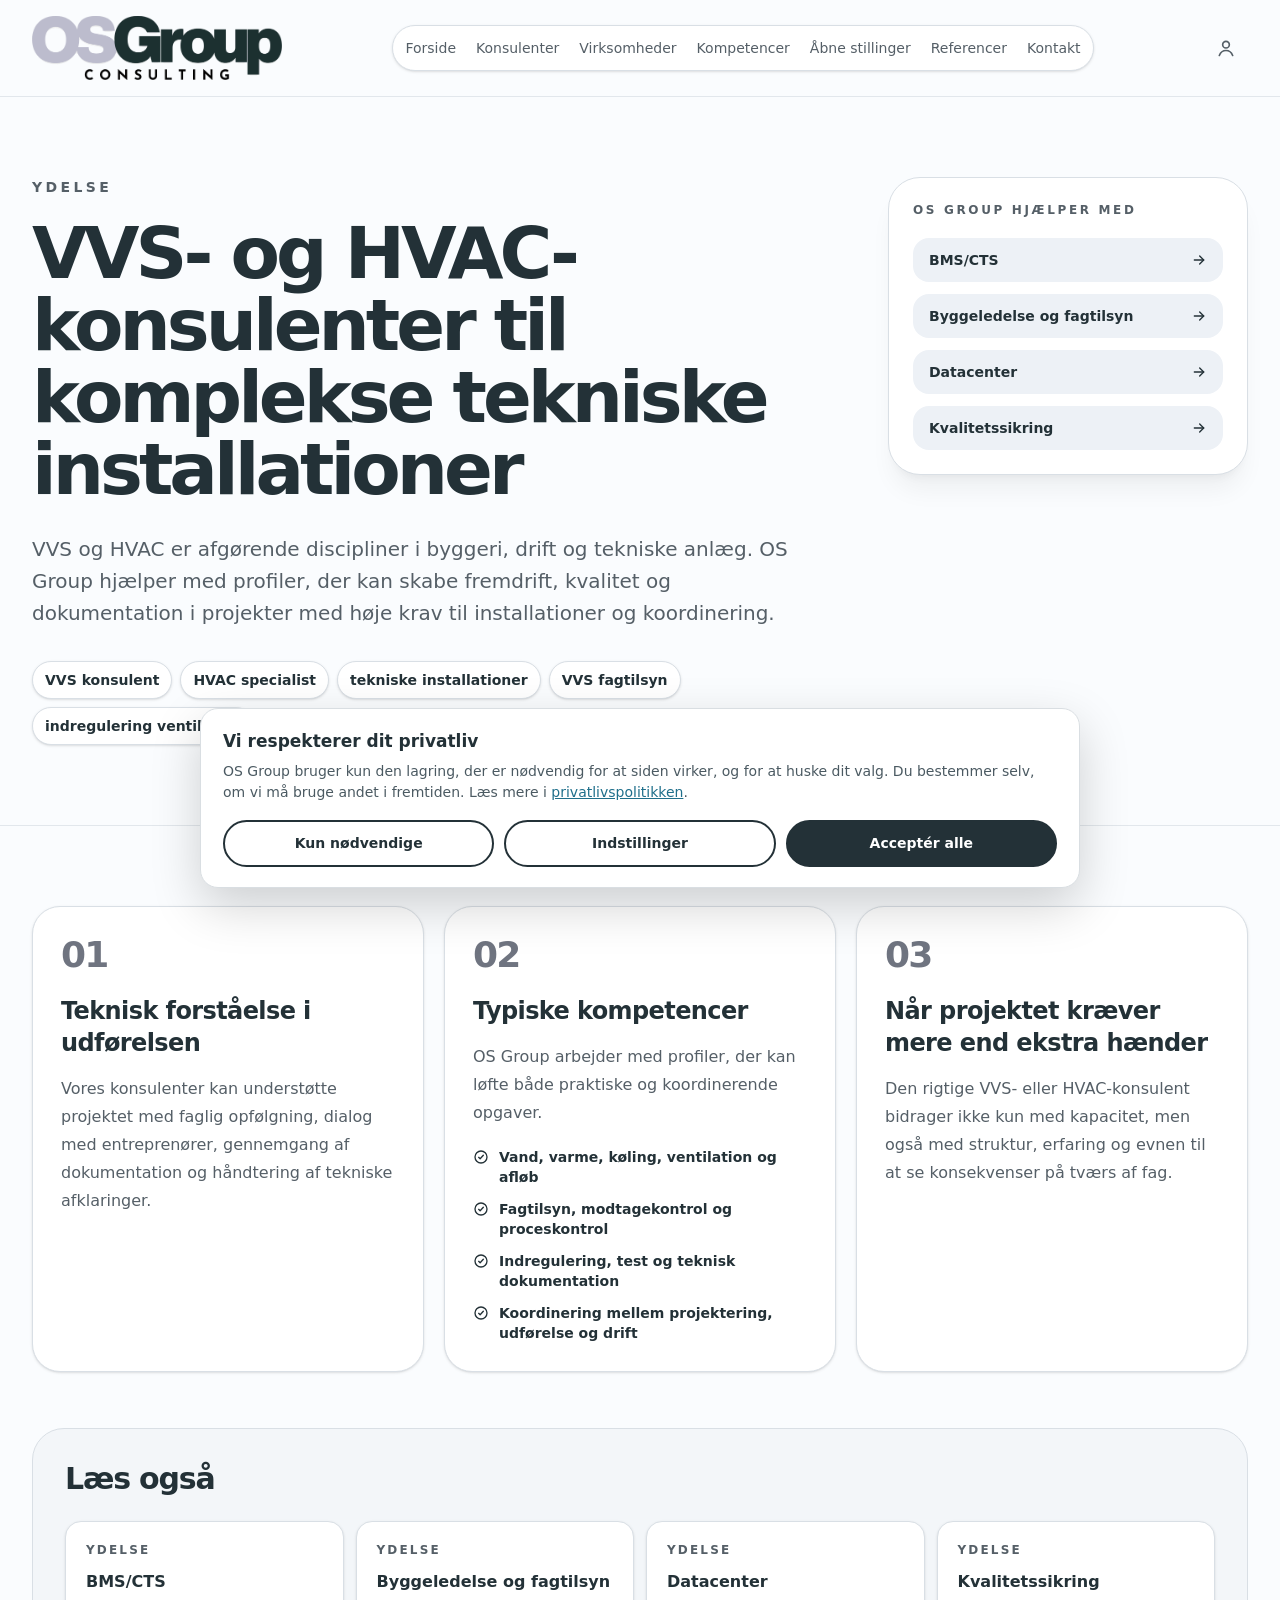
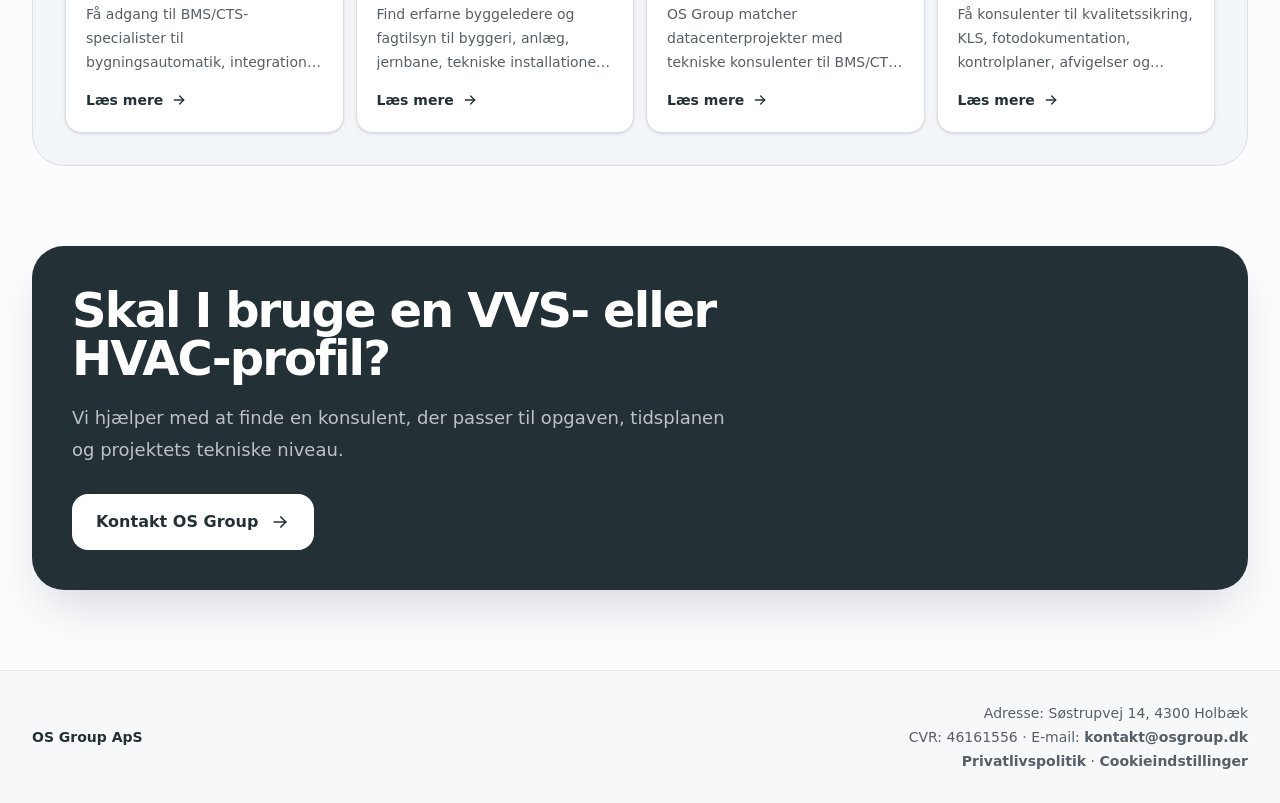
<file: kompetencer/vvs-hvac/index.html>
<!DOCTYPE html>
<html lang="da"><head>
    

    

    <meta charset="UTF-8">
    <link rel="icon" type="image/png" href="/favicon.png">
    <link rel="apple-touch-icon" href="/favicon.png">
    <meta name="viewport" content="width=device-width, initial-scale=1.0">
    <!-- Keep the public brand palette consistent, including on phones in dark mode. -->
    <meta name="color-scheme" content="light">
    <meta name="description" content="OS Group matcher virksomheder med VVS- og HVAC-profiler til installationer, kvalitetssikring, tilsyn, indregulering og teknisk projektopfølgning.">
    <meta property="og:title" content="VVS- og HVAC-konsulenter til tekniske projekter | OS Group">
    <meta property="og:description" content="OS Group matcher virksomheder med VVS- og HVAC-profiler til installationer, kvalitetssikring, tilsyn, indregulering og teknisk projektopfølgning.">
    <meta property="og:type" content="website">
    <meta property="og:url" content="https://www.osgroup.dk/kompetencer/vvs-hvac">
    <meta property="og:image" content="https://www.osgroup.dk/og-image.jpg">
    <meta name="twitter:card" content="summary_large_image">
    <meta name="twitter:title" content="VVS- og HVAC-konsulenter til tekniske projekter | OS Group">
    <meta name="twitter:description" content="OS Group matcher virksomheder med VVS- og HVAC-profiler til installationer, kvalitetssikring, tilsyn, indregulering og teknisk projektopfølgning.">
    <meta name="twitter:image" content="https://www.osgroup.dk/og-image.jpg">
    <title>VVS- og HVAC-konsulenter til tekniske projekter | OS Group</title>
  <link rel="stylesheet" href="/styles.css"><link rel="canonical" href="https://www.osgroup.dk/kompetencer/vvs-hvac"></head>
  <body>
    <div id="root"><main class="min-h-screen overflow-hidden bg-background text-foreground"><header class="sticky top-0 z-30 border-b border-border/70 bg-background/92 backdrop-blur-xl"><div class="mx-auto flex max-w-[90rem] items-center justify-between gap-4 px-3 py-4 sm:px-6 lg:flex-wrap lg:gap-x-4 lg:gap-y-3 lg:px-8 xl:flex-nowrap"><a href="/" aria-label="OS Group forside" class="flex min-w-0 shrink-0 items-center"><img src="/logo.png" alt="OS Group" width="860" height="219" decoding="async" fetchpriority="high" class="h-16 w-auto max-w-[min(220px,calc(100vw-136px))] object-contain sm:h-20 sm:max-w-[300px] lg:h-16 lg:max-w-[250px] 2xl:h-20 2xl:max-w-[315px]"></a><nav aria-label="Hovedmenu" class="hidden items-center gap-1 rounded-full border border-border bg-card p-1 text-sm text-muted-foreground shadow-sm lg:order-3 lg:flex lg:w-full lg:justify-center xl:order-none xl:w-auto"><a href="/" class="whitespace-nowrap rounded-full px-3 py-2 transition hover:bg-secondary hover:text-foreground xl:px-2 2xl:px-3">Forside</a><a href="/for-konsulenter" class="whitespace-nowrap rounded-full px-3 py-2 transition hover:bg-secondary hover:text-foreground xl:px-2 2xl:px-3">Konsulenter</a><a href="/for-virksomheder" class="whitespace-nowrap rounded-full px-3 py-2 transition hover:bg-secondary hover:text-foreground xl:px-2 2xl:px-3">Virksomheder</a><a href="/kompetencer" class="whitespace-nowrap rounded-full px-3 py-2 transition hover:bg-secondary hover:text-foreground xl:px-2 2xl:px-3">Kompetencer</a><a href="/aabne-stillinger" class="whitespace-nowrap rounded-full px-3 py-2 transition hover:bg-secondary hover:text-foreground xl:px-2 2xl:px-3">Åbne stillinger</a><a href="/referencer" class="whitespace-nowrap rounded-full px-3 py-2 transition hover:bg-secondary hover:text-foreground xl:px-2 2xl:px-3">Referencer</a><a href="/#kontakt" class="whitespace-nowrap rounded-full px-3 py-2 transition hover:bg-secondary hover:text-foreground xl:px-2 2xl:px-3">Kontakt</a></nav><div class="flex shrink-0 items-center gap-2"><div aria-label="Language selector" class="hidden rounded-full border border-border bg-card p-1 text-xs font-bold shadow-sm sm:flex"><button type="button" class="rounded-full px-3 py-2 transition bg-[#233137] text-white">🇩🇰 DA</button><button type="button" class="rounded-full px-3 py-2 transition text-muted-foreground hover:text-foreground">🇬🇧 EN</button></div><button type="button" aria-label="Åbn menu" aria-expanded="false" class="inline-flex h-11 w-11 items-center justify-center rounded-full border border-border bg-card text-[#233137] shadow-sm transition hover:bg-secondary lg:hidden dark:text-foreground"><svg viewBox="0 0 24 24" fill="none" stroke="currentColor" stroke-width="2" stroke-linecap="round" stroke-linejoin="round" aria-hidden="true" class="h-5 w-5"><path d="M4 7h16"></path><path d="M4 12h16"></path><path d="M4 17h16"></path></svg></button><a href="https://udbud.osgroup.dk" aria-label="Log ind på OS Group Udbudsportal" title="Log ind på OS Group Udbudsportal" class="inline-flex h-11 w-11 shrink-0 items-center justify-center rounded-full text-muted-foreground transition hover:bg-secondary hover:text-foreground focus-visible:outline-none focus-visible:ring-2 focus-visible:ring-ring focus-visible:ring-offset-2"><svg viewBox="0 0 24 24" fill="none" stroke="currentColor" stroke-width="2" stroke-linecap="round" stroke-linejoin="round" aria-hidden="true" class="h-5 w-5"><circle cx="12" cy="8" r="4"></circle><path d="M4 21c1.5-4 4.5-6 8-6s6.5 2 8 6"></path></svg></a></div></div></header><section class="relative border-b border-border/70"><div class="absolute inset-x-0 top-0 -z-10 h-[560px] bg-[radial-gradient(circle_at_top_right,rgba(183,186,197,0.24),transparent_34%),linear-gradient(180deg,rgba(247,248,249,0.95),rgba(255,255,255,0))] dark:bg-[radial-gradient(circle_at_top_right,rgba(183,186,197,0.12),transparent_34%),linear-gradient(180deg,rgba(36,49,55,0.38),rgba(10,14,16,0))]"></div><div class="mx-auto grid max-w-7xl gap-8 px-5 py-14 sm:px-8 sm:py-20 lg:grid-cols-[1fr_360px] lg:items-start"><div><p class="text-sm font-black uppercase tracking-[0.24em] text-muted-foreground">Ydelse</p><h1 class="mt-5 max-w-5xl text-4xl font-black tracking-[-0.055em] text-[#233137] sm:text-6xl lg:text-7xl dark:text-foreground">VVS- og HVAC-konsulenter til komplekse tekniske installationer</h1><p class="mt-7 max-w-3xl text-lg leading-8 text-muted-foreground sm:text-xl">VVS og HVAC er afgørende discipliner i byggeri, drift og tekniske anlæg. OS Group hjælper med profiler, der kan skabe fremdrift, kvalitet og dokumentation i projekter med høje krav til installationer og koordinering.</p><div class="mt-8 flex flex-wrap gap-2"><span class="rounded-full border border-border bg-card px-3 py-2 text-sm font-bold text-[#233137] shadow-sm dark:text-foreground">VVS konsulent</span><span class="rounded-full border border-border bg-card px-3 py-2 text-sm font-bold text-[#233137] shadow-sm dark:text-foreground">HVAC specialist</span><span class="rounded-full border border-border bg-card px-3 py-2 text-sm font-bold text-[#233137] shadow-sm dark:text-foreground">tekniske installationer</span><span class="rounded-full border border-border bg-card px-3 py-2 text-sm font-bold text-[#233137] shadow-sm dark:text-foreground">VVS fagtilsyn</span><span class="rounded-full border border-border bg-card px-3 py-2 text-sm font-bold text-[#233137] shadow-sm dark:text-foreground">indregulering ventilation</span></div></div><aside class="rounded-[2rem] border border-border bg-card p-6 shadow-xl shadow-slate-950/5"><p class="text-xs font-black uppercase tracking-[0.22em] text-muted-foreground">OS Group hjælper med</p><div class="mt-5 space-y-3"><a href="/kompetencer/bms-cts" class="group flex items-center justify-between gap-3 rounded-2xl bg-secondary px-4 py-3 text-sm font-black text-[#233137] transition hover:-translate-y-0.5 hover:shadow-md dark:text-foreground"><span>BMS/CTS</span><svg viewBox="0 0 24 24" fill="none" stroke="currentColor" stroke-width="2" stroke-linecap="round" stroke-linejoin="round" aria-hidden="true" class="h-4 w-4 transition group-hover:translate-x-1"><path d="M5 12h14"></path><path d="m13 6 6 6-6 6"></path></svg></a><a href="/kompetencer/byggeledelse-fagtilsyn" class="group flex items-center justify-between gap-3 rounded-2xl bg-secondary px-4 py-3 text-sm font-black text-[#233137] transition hover:-translate-y-0.5 hover:shadow-md dark:text-foreground"><span>Byggeledelse og fagtilsyn</span><svg viewBox="0 0 24 24" fill="none" stroke="currentColor" stroke-width="2" stroke-linecap="round" stroke-linejoin="round" aria-hidden="true" class="h-4 w-4 transition group-hover:translate-x-1"><path d="M5 12h14"></path><path d="m13 6 6 6-6 6"></path></svg></a><a href="/kompetencer/datacenter" class="group flex items-center justify-between gap-3 rounded-2xl bg-secondary px-4 py-3 text-sm font-black text-[#233137] transition hover:-translate-y-0.5 hover:shadow-md dark:text-foreground"><span>Datacenter</span><svg viewBox="0 0 24 24" fill="none" stroke="currentColor" stroke-width="2" stroke-linecap="round" stroke-linejoin="round" aria-hidden="true" class="h-4 w-4 transition group-hover:translate-x-1"><path d="M5 12h14"></path><path d="m13 6 6 6-6 6"></path></svg></a><a href="/kompetencer/kvalitetssikring" class="group flex items-center justify-between gap-3 rounded-2xl bg-secondary px-4 py-3 text-sm font-black text-[#233137] transition hover:-translate-y-0.5 hover:shadow-md dark:text-foreground"><span>Kvalitetssikring</span><svg viewBox="0 0 24 24" fill="none" stroke="currentColor" stroke-width="2" stroke-linecap="round" stroke-linejoin="round" aria-hidden="true" class="h-4 w-4 transition group-hover:translate-x-1"><path d="M5 12h14"></path><path d="m13 6 6 6-6 6"></path></svg></a></div></aside></div></section><section class="mx-auto max-w-7xl px-5 py-14 sm:px-8 sm:py-20"><div class="grid gap-5 lg:grid-cols-3"><article class="rounded-[1.75rem] border border-border bg-card p-7 shadow-sm"><div class="text-4xl font-black tracking-tighter text-[#6f7480]">01</div><h2 class="mt-5 text-2xl font-black tracking-tight text-[#233137] dark:text-foreground">Teknisk forståelse i udførelsen</h2><p class="mt-4 leading-7 text-muted-foreground">Vores konsulenter kan understøtte projektet med faglig opfølgning, dialog med entreprenører, gennemgang af dokumentation og håndtering af tekniske afklaringer.</p></article><article class="rounded-[1.75rem] border border-border bg-card p-7 shadow-sm"><div class="text-4xl font-black tracking-tighter text-[#6f7480]">02</div><h2 class="mt-5 text-2xl font-black tracking-tight text-[#233137] dark:text-foreground">Typiske kompetencer</h2><p class="mt-4 leading-7 text-muted-foreground">OS Group arbejder med profiler, der kan løfte både praktiske og koordinerende opgaver.</p><ul class="mt-5 space-y-3 text-sm font-bold text-[#233137] dark:text-foreground"><li class="flex gap-2.5"><svg viewBox="0 0 24 24" fill="none" stroke="currentColor" stroke-width="2" stroke-linecap="round" stroke-linejoin="round" aria-hidden="true" class="mt-0.5 h-4 w-4 shrink-0"><circle cx="12" cy="12" r="9"></circle><path d="m8.5 12.5 2.2 2.2 4.8-5.4"></path></svg><span>Vand, varme, køling, ventilation og afløb</span></li><li class="flex gap-2.5"><svg viewBox="0 0 24 24" fill="none" stroke="currentColor" stroke-width="2" stroke-linecap="round" stroke-linejoin="round" aria-hidden="true" class="mt-0.5 h-4 w-4 shrink-0"><circle cx="12" cy="12" r="9"></circle><path d="m8.5 12.5 2.2 2.2 4.8-5.4"></path></svg><span>Fagtilsyn, modtagekontrol og proceskontrol</span></li><li class="flex gap-2.5"><svg viewBox="0 0 24 24" fill="none" stroke="currentColor" stroke-width="2" stroke-linecap="round" stroke-linejoin="round" aria-hidden="true" class="mt-0.5 h-4 w-4 shrink-0"><circle cx="12" cy="12" r="9"></circle><path d="m8.5 12.5 2.2 2.2 4.8-5.4"></path></svg><span>Indregulering, test og teknisk dokumentation</span></li><li class="flex gap-2.5"><svg viewBox="0 0 24 24" fill="none" stroke="currentColor" stroke-width="2" stroke-linecap="round" stroke-linejoin="round" aria-hidden="true" class="mt-0.5 h-4 w-4 shrink-0"><circle cx="12" cy="12" r="9"></circle><path d="m8.5 12.5 2.2 2.2 4.8-5.4"></path></svg><span>Koordinering mellem projektering, udførelse og drift</span></li></ul></article><article class="rounded-[1.75rem] border border-border bg-card p-7 shadow-sm"><div class="text-4xl font-black tracking-tighter text-[#6f7480]">03</div><h2 class="mt-5 text-2xl font-black tracking-tight text-[#233137] dark:text-foreground">Når projektet kræver mere end ekstra hænder</h2><p class="mt-4 leading-7 text-muted-foreground">Den rigtige VVS- eller HVAC-konsulent bidrager ikke kun med kapacitet, men også med struktur, erfaring og evnen til at se konsekvenser på tværs af fag.</p></article></div><div class="mt-14 rounded-[2rem] border border-border bg-secondary/50 p-6 sm:p-8"><h2 class="text-3xl font-black tracking-[-0.04em] text-[#233137] dark:text-foreground">Læs også</h2><div class="mt-6 grid gap-3 md:grid-cols-2 lg:grid-cols-4"><a href="/kompetencer/bms-cts" class="group rounded-2xl border border-border bg-card p-5 shadow-sm transition hover:-translate-y-1 hover:shadow-xl"><p class="text-xs font-black uppercase tracking-[0.18em] text-muted-foreground">Ydelse</p><h3 class="mt-3 font-black text-[#233137] dark:text-foreground">BMS/CTS</h3><p class="mt-2 line-clamp-3 text-sm leading-6 text-muted-foreground">Få adgang til BMS/CTS-specialister til bygningsautomatik, integration, funktionsafprøvning, commissioning og teknisk koordinering.</p><span class="mt-4 inline-flex items-center gap-2 text-sm font-black text-[#233137] dark:text-foreground">Læs mere <svg viewBox="0 0 24 24" fill="none" stroke="currentColor" stroke-width="2" stroke-linecap="round" stroke-linejoin="round" aria-hidden="true" class="h-4 w-4 transition group-hover:translate-x-1"><path d="M5 12h14"></path><path d="m13 6 6 6-6 6"></path></svg></span></a><a href="/kompetencer/byggeledelse-fagtilsyn" class="group rounded-2xl border border-border bg-card p-5 shadow-sm transition hover:-translate-y-1 hover:shadow-xl"><p class="text-xs font-black uppercase tracking-[0.18em] text-muted-foreground">Ydelse</p><h3 class="mt-3 font-black text-[#233137] dark:text-foreground">Byggeledelse og fagtilsyn</h3><p class="mt-2 line-clamp-3 text-sm leading-6 text-muted-foreground">Find erfarne byggeledere og fagtilsyn til byggeri, anlæg, jernbane, tekniske installationer og projekter med krav til kvalitet og fremdrift.</p><span class="mt-4 inline-flex items-center gap-2 text-sm font-black text-[#233137] dark:text-foreground">Læs mere <svg viewBox="0 0 24 24" fill="none" stroke="currentColor" stroke-width="2" stroke-linecap="round" stroke-linejoin="round" aria-hidden="true" class="h-4 w-4 transition group-hover:translate-x-1"><path d="M5 12h14"></path><path d="m13 6 6 6-6 6"></path></svg></span></a><a href="/kompetencer/datacenter" class="group rounded-2xl border border-border bg-card p-5 shadow-sm transition hover:-translate-y-1 hover:shadow-xl"><p class="text-xs font-black uppercase tracking-[0.18em] text-muted-foreground">Ydelse</p><h3 class="mt-3 font-black text-[#233137] dark:text-foreground">Datacenter</h3><p class="mt-2 line-clamp-3 text-sm leading-6 text-muted-foreground">OS Group matcher datacenterprojekter med tekniske konsulenter til BMS/CTS, VVS, HVAC, kvalitetssikring, dokumentation og byggeledelse.</p><span class="mt-4 inline-flex items-center gap-2 text-sm font-black text-[#233137] dark:text-foreground">Læs mere <svg viewBox="0 0 24 24" fill="none" stroke="currentColor" stroke-width="2" stroke-linecap="round" stroke-linejoin="round" aria-hidden="true" class="h-4 w-4 transition group-hover:translate-x-1"><path d="M5 12h14"></path><path d="m13 6 6 6-6 6"></path></svg></span></a><a href="/kompetencer/kvalitetssikring" class="group rounded-2xl border border-border bg-card p-5 shadow-sm transition hover:-translate-y-1 hover:shadow-xl"><p class="text-xs font-black uppercase tracking-[0.18em] text-muted-foreground">Ydelse</p><h3 class="mt-3 font-black text-[#233137] dark:text-foreground">Kvalitetssikring</h3><p class="mt-2 line-clamp-3 text-sm leading-6 text-muted-foreground">Få konsulenter til kvalitetssikring, KLS, fotodokumentation, kontrolplaner, afvigelser og teknisk dokumentation i byggeri og drift.</p><span class="mt-4 inline-flex items-center gap-2 text-sm font-black text-[#233137] dark:text-foreground">Læs mere <svg viewBox="0 0 24 24" fill="none" stroke="currentColor" stroke-width="2" stroke-linecap="round" stroke-linejoin="round" aria-hidden="true" class="h-4 w-4 transition group-hover:translate-x-1"><path d="M5 12h14"></path><path d="m13 6 6 6-6 6"></path></svg></span></a></div></div></section><section class="px-5 pb-14 sm:px-8 sm:pb-20"><div class="mx-auto max-w-7xl overflow-hidden rounded-[2rem] bg-[#233137] p-8 text-white shadow-2xl shadow-slate-950/15 sm:p-10"><h2 class="max-w-3xl text-3xl font-black tracking-[-0.04em] sm:text-5xl">Skal I bruge en VVS- eller HVAC-profil?</h2><p class="mt-5 max-w-2xl text-lg leading-8 text-white/70">Vi hjælper med at finde en konsulent, der passer til opgaven, tidsplanen og projektets tekniske niveau.</p><a href="mailto:kontakt@osgroup.dk?subject=Kontakt%20OSGroup%20Consulting" class="mt-7 inline-flex items-center justify-center gap-3 rounded-2xl bg-white px-6 py-4 font-black text-[#233137] transition hover:-translate-y-1 hover:shadow-xl">Kontakt OS Group<svg viewBox="0 0 24 24" fill="none" stroke="currentColor" stroke-width="2" stroke-linecap="round" stroke-linejoin="round" aria-hidden="true" class="h-5 w-5"><path d="M5 12h14"></path><path d="m13 6 6 6-6 6"></path></svg></a></div></section><footer class="border-t border-border/70 bg-[#f7f8f9] px-5 py-8 text-sm text-muted-foreground sm:px-8 dark:bg-card/30"><div class="mx-auto flex max-w-7xl flex-col gap-3 sm:flex-row sm:items-center sm:justify-between"><p class="font-black text-[#233137] dark:text-foreground">OS Group ApS</p><div class="flex flex-col gap-1 sm:items-end"><p>Adresse: Søstrupvej 14, 4300 Holbæk</p><p>CVR: 46161556 · E-mail: <a href="mailto:kontakt@osgroup.dk" class="font-bold underline-offset-4 hover:underline">kontakt@osgroup.dk</a></p></div></div></footer><aside role="dialog" aria-label="Cookieindstillinger" class="fixed inset-x-3 bottom-3 z-50 mx-auto max-w-4xl rounded-[1.5rem] border border-border bg-card p-4 shadow-2xl shadow-slate-950/20 sm:bottom-5 sm:p-5"><div class="grid gap-4 sm:grid-cols-[1fr_auto] sm:items-center"><div><h2 class="text-base font-black text-[#233137] dark:text-foreground">Vi bruger cookies</h2><p class="mt-1 text-sm leading-6 text-muted-foreground">Vi bruger nødvendige cookies for at få hjemmesiden til at fungere. Med dit samtykke kan vi også bruge cookies til statistik og forbedring af siden.</p></div><div class="grid gap-2 sm:grid-cols-2"><button type="button" class="min-h-11 rounded-2xl border border-border bg-background px-4 text-sm font-black transition hover:bg-secondary">Kun nødvendige</button><button type="button" class="min-h-11 rounded-2xl bg-[#233137] px-4 text-sm font-black text-white transition hover:-translate-y-0.5 hover:shadow-lg">Accepter alle</button></div></div></aside></main></div>
    
  

<script src="/site.js"></script></body></html>
</file>
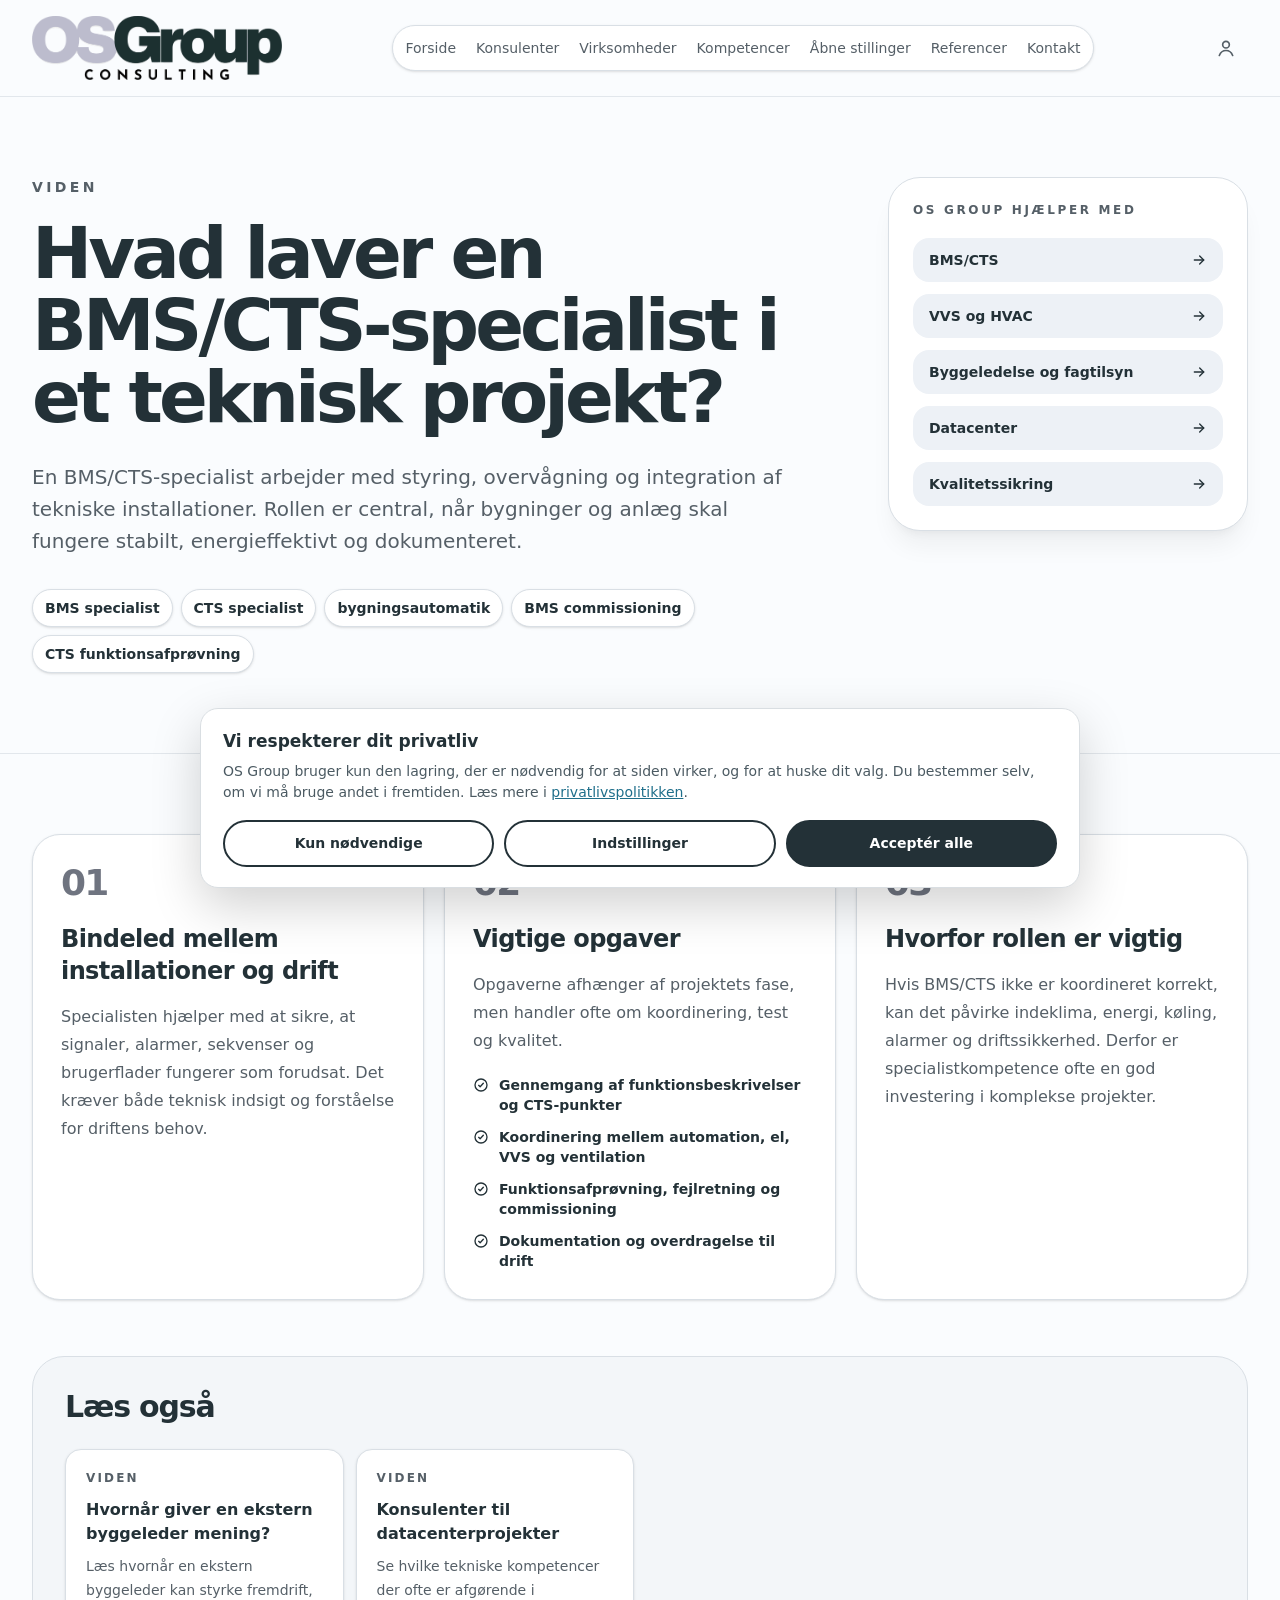
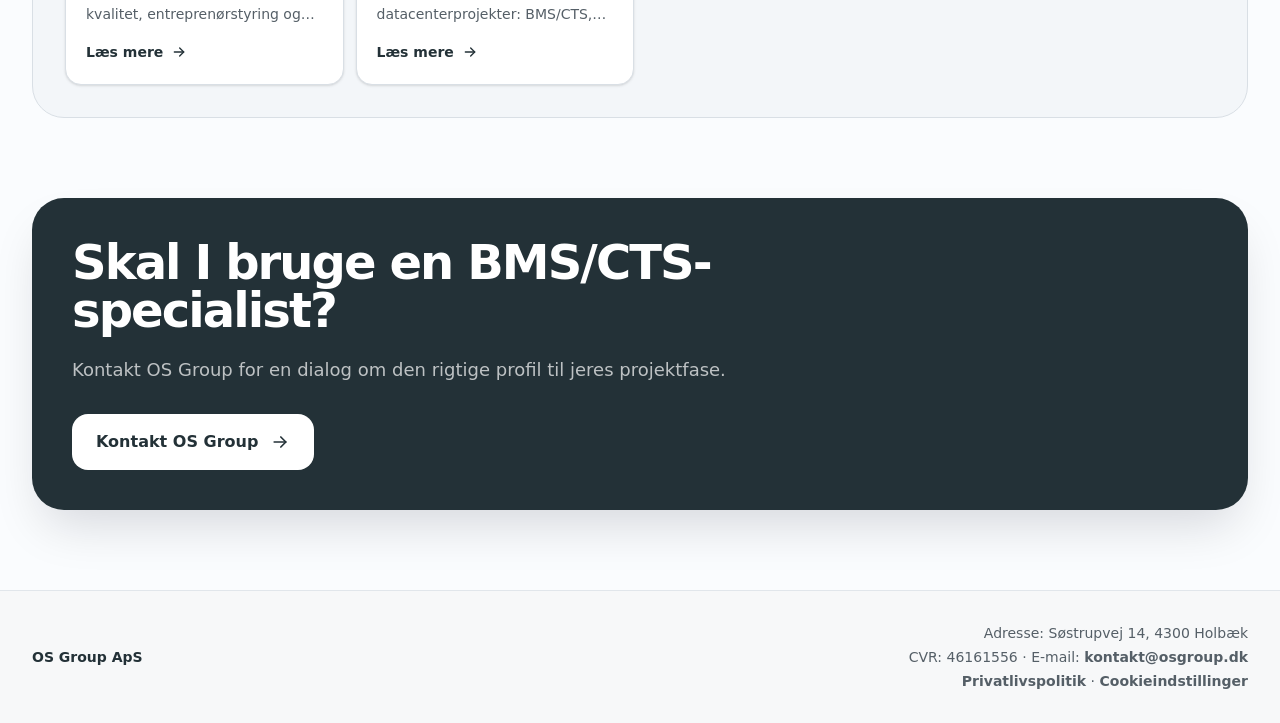
<file: viden/bms-cts-specialist/index.html>
<!DOCTYPE html>
<html lang="da"><head>
    

    

    <meta charset="UTF-8">
    <link rel="icon" type="image/png" href="/favicon.png">
    <link rel="apple-touch-icon" href="/favicon.png">
    <meta name="viewport" content="width=device-width, initial-scale=1.0">
    <!-- Keep the public brand palette consistent, including on phones in dark mode. -->
    <meta name="color-scheme" content="light">
    <meta name="description" content="Få overblik over BMS/CTS-specialistens rolle i bygningsautomatik, integration, funktionsafprøvning, commissioning og drift.">
    <meta property="og:title" content="Hvad laver en BMS/CTS-specialist? | OS Group">
    <meta property="og:description" content="Få overblik over BMS/CTS-specialistens rolle i bygningsautomatik, integration, funktionsafprøvning, commissioning og drift.">
    <meta property="og:type" content="website">
    <meta property="og:url" content="https://www.osgroup.dk/viden/bms-cts-specialist">
    <meta property="og:image" content="https://www.osgroup.dk/og-image.jpg">
    <meta name="twitter:card" content="summary_large_image">
    <meta name="twitter:title" content="Hvad laver en BMS/CTS-specialist? | OS Group">
    <meta name="twitter:description" content="Få overblik over BMS/CTS-specialistens rolle i bygningsautomatik, integration, funktionsafprøvning, commissioning og drift.">
    <meta name="twitter:image" content="https://www.osgroup.dk/og-image.jpg">
    <title>Hvad laver en BMS/CTS-specialist? | OS Group</title>
  <link rel="stylesheet" href="/styles.css"><link rel="canonical" href="https://www.osgroup.dk/viden/bms-cts-specialist"></head>
  <body>
    <div id="root"><main class="min-h-screen overflow-hidden bg-background text-foreground"><header class="sticky top-0 z-30 border-b border-border/70 bg-background/92 backdrop-blur-xl"><div class="mx-auto flex max-w-[90rem] items-center justify-between gap-4 px-3 py-4 sm:px-6 lg:flex-wrap lg:gap-x-4 lg:gap-y-3 lg:px-8 xl:flex-nowrap"><a href="/" aria-label="OS Group forside" class="flex min-w-0 shrink-0 items-center"><img src="/logo.png" alt="OS Group" width="860" height="219" decoding="async" fetchpriority="high" class="h-16 w-auto max-w-[min(220px,calc(100vw-136px))] object-contain sm:h-20 sm:max-w-[300px] lg:h-16 lg:max-w-[250px] 2xl:h-20 2xl:max-w-[315px]"></a><nav aria-label="Hovedmenu" class="hidden items-center gap-1 rounded-full border border-border bg-card p-1 text-sm text-muted-foreground shadow-sm lg:order-3 lg:flex lg:w-full lg:justify-center xl:order-none xl:w-auto"><a href="/" class="whitespace-nowrap rounded-full px-3 py-2 transition hover:bg-secondary hover:text-foreground xl:px-2 2xl:px-3">Forside</a><a href="/for-konsulenter" class="whitespace-nowrap rounded-full px-3 py-2 transition hover:bg-secondary hover:text-foreground xl:px-2 2xl:px-3">Konsulenter</a><a href="/for-virksomheder" class="whitespace-nowrap rounded-full px-3 py-2 transition hover:bg-secondary hover:text-foreground xl:px-2 2xl:px-3">Virksomheder</a><a href="/kompetencer" class="whitespace-nowrap rounded-full px-3 py-2 transition hover:bg-secondary hover:text-foreground xl:px-2 2xl:px-3">Kompetencer</a><a href="/aabne-stillinger" class="whitespace-nowrap rounded-full px-3 py-2 transition hover:bg-secondary hover:text-foreground xl:px-2 2xl:px-3">Åbne stillinger</a><a href="/referencer" class="whitespace-nowrap rounded-full px-3 py-2 transition hover:bg-secondary hover:text-foreground xl:px-2 2xl:px-3">Referencer</a><a href="/#kontakt" class="whitespace-nowrap rounded-full px-3 py-2 transition hover:bg-secondary hover:text-foreground xl:px-2 2xl:px-3">Kontakt</a></nav><div class="flex shrink-0 items-center gap-2"><div aria-label="Language selector" class="hidden rounded-full border border-border bg-card p-1 text-xs font-bold shadow-sm sm:flex"><button type="button" class="rounded-full px-3 py-2 transition bg-[#233137] text-white">🇩🇰 DA</button><button type="button" class="rounded-full px-3 py-2 transition text-muted-foreground hover:text-foreground">🇬🇧 EN</button></div><button type="button" aria-label="Åbn menu" aria-expanded="false" class="inline-flex h-11 w-11 items-center justify-center rounded-full border border-border bg-card text-[#233137] shadow-sm transition hover:bg-secondary lg:hidden dark:text-foreground"><svg viewBox="0 0 24 24" fill="none" stroke="currentColor" stroke-width="2" stroke-linecap="round" stroke-linejoin="round" aria-hidden="true" class="h-5 w-5"><path d="M4 7h16"></path><path d="M4 12h16"></path><path d="M4 17h16"></path></svg></button><a href="https://udbud.osgroup.dk" aria-label="Log ind på OS Group Udbudsportal" title="Log ind på OS Group Udbudsportal" class="inline-flex h-11 w-11 shrink-0 items-center justify-center rounded-full text-muted-foreground transition hover:bg-secondary hover:text-foreground focus-visible:outline-none focus-visible:ring-2 focus-visible:ring-ring focus-visible:ring-offset-2"><svg viewBox="0 0 24 24" fill="none" stroke="currentColor" stroke-width="2" stroke-linecap="round" stroke-linejoin="round" aria-hidden="true" class="h-5 w-5"><circle cx="12" cy="8" r="4"></circle><path d="M4 21c1.5-4 4.5-6 8-6s6.5 2 8 6"></path></svg></a></div></div></header><section class="relative border-b border-border/70"><div class="absolute inset-x-0 top-0 -z-10 h-[560px] bg-[radial-gradient(circle_at_top_right,rgba(183,186,197,0.24),transparent_34%),linear-gradient(180deg,rgba(247,248,249,0.95),rgba(255,255,255,0))] dark:bg-[radial-gradient(circle_at_top_right,rgba(183,186,197,0.12),transparent_34%),linear-gradient(180deg,rgba(36,49,55,0.38),rgba(10,14,16,0))]"></div><div class="mx-auto grid max-w-7xl gap-8 px-5 py-14 sm:px-8 sm:py-20 lg:grid-cols-[1fr_360px] lg:items-start"><div><p class="text-sm font-black uppercase tracking-[0.24em] text-muted-foreground">Viden</p><h1 class="mt-5 max-w-5xl text-4xl font-black tracking-[-0.055em] text-[#233137] sm:text-6xl lg:text-7xl dark:text-foreground">Hvad laver en BMS/CTS-specialist i et teknisk projekt?</h1><p class="mt-7 max-w-3xl text-lg leading-8 text-muted-foreground sm:text-xl">En BMS/CTS-specialist arbejder med styring, overvågning og integration af tekniske installationer. Rollen er central, når bygninger og anlæg skal fungere stabilt, energieffektivt og dokumenteret.</p><div class="mt-8 flex flex-wrap gap-2"><span class="rounded-full border border-border bg-card px-3 py-2 text-sm font-bold text-[#233137] shadow-sm dark:text-foreground">BMS specialist</span><span class="rounded-full border border-border bg-card px-3 py-2 text-sm font-bold text-[#233137] shadow-sm dark:text-foreground">CTS specialist</span><span class="rounded-full border border-border bg-card px-3 py-2 text-sm font-bold text-[#233137] shadow-sm dark:text-foreground">bygningsautomatik</span><span class="rounded-full border border-border bg-card px-3 py-2 text-sm font-bold text-[#233137] shadow-sm dark:text-foreground">BMS commissioning</span><span class="rounded-full border border-border bg-card px-3 py-2 text-sm font-bold text-[#233137] shadow-sm dark:text-foreground">CTS funktionsafprøvning</span></div></div><aside class="rounded-[2rem] border border-border bg-card p-6 shadow-xl shadow-slate-950/5"><p class="text-xs font-black uppercase tracking-[0.22em] text-muted-foreground">OS Group hjælper med</p><div class="mt-5 space-y-3"><a href="/kompetencer/bms-cts" class="group flex items-center justify-between gap-3 rounded-2xl bg-secondary px-4 py-3 text-sm font-black text-[#233137] transition hover:-translate-y-0.5 hover:shadow-md dark:text-foreground"><span>BMS/CTS</span><svg viewBox="0 0 24 24" fill="none" stroke="currentColor" stroke-width="2" stroke-linecap="round" stroke-linejoin="round" aria-hidden="true" class="h-4 w-4 transition group-hover:translate-x-1"><path d="M5 12h14"></path><path d="m13 6 6 6-6 6"></path></svg></a><a href="/kompetencer/vvs-hvac" class="group flex items-center justify-between gap-3 rounded-2xl bg-secondary px-4 py-3 text-sm font-black text-[#233137] transition hover:-translate-y-0.5 hover:shadow-md dark:text-foreground"><span>VVS og HVAC</span><svg viewBox="0 0 24 24" fill="none" stroke="currentColor" stroke-width="2" stroke-linecap="round" stroke-linejoin="round" aria-hidden="true" class="h-4 w-4 transition group-hover:translate-x-1"><path d="M5 12h14"></path><path d="m13 6 6 6-6 6"></path></svg></a><a href="/kompetencer/byggeledelse-fagtilsyn" class="group flex items-center justify-between gap-3 rounded-2xl bg-secondary px-4 py-3 text-sm font-black text-[#233137] transition hover:-translate-y-0.5 hover:shadow-md dark:text-foreground"><span>Byggeledelse og fagtilsyn</span><svg viewBox="0 0 24 24" fill="none" stroke="currentColor" stroke-width="2" stroke-linecap="round" stroke-linejoin="round" aria-hidden="true" class="h-4 w-4 transition group-hover:translate-x-1"><path d="M5 12h14"></path><path d="m13 6 6 6-6 6"></path></svg></a><a href="/kompetencer/datacenter" class="group flex items-center justify-between gap-3 rounded-2xl bg-secondary px-4 py-3 text-sm font-black text-[#233137] transition hover:-translate-y-0.5 hover:shadow-md dark:text-foreground"><span>Datacenter</span><svg viewBox="0 0 24 24" fill="none" stroke="currentColor" stroke-width="2" stroke-linecap="round" stroke-linejoin="round" aria-hidden="true" class="h-4 w-4 transition group-hover:translate-x-1"><path d="M5 12h14"></path><path d="m13 6 6 6-6 6"></path></svg></a><a href="/kompetencer/kvalitetssikring" class="group flex items-center justify-between gap-3 rounded-2xl bg-secondary px-4 py-3 text-sm font-black text-[#233137] transition hover:-translate-y-0.5 hover:shadow-md dark:text-foreground"><span>Kvalitetssikring</span><svg viewBox="0 0 24 24" fill="none" stroke="currentColor" stroke-width="2" stroke-linecap="round" stroke-linejoin="round" aria-hidden="true" class="h-4 w-4 transition group-hover:translate-x-1"><path d="M5 12h14"></path><path d="m13 6 6 6-6 6"></path></svg></a></div></aside></div></section><section class="mx-auto max-w-7xl px-5 py-14 sm:px-8 sm:py-20"><div class="grid gap-5 lg:grid-cols-3"><article class="rounded-[1.75rem] border border-border bg-card p-7 shadow-sm"><div class="text-4xl font-black tracking-tighter text-[#6f7480]">01</div><h2 class="mt-5 text-2xl font-black tracking-tight text-[#233137] dark:text-foreground">Bindeled mellem installationer og drift</h2><p class="mt-4 leading-7 text-muted-foreground">Specialisten hjælper med at sikre, at signaler, alarmer, sekvenser og brugerflader fungerer som forudsat. Det kræver både teknisk indsigt og forståelse for driftens behov.</p></article><article class="rounded-[1.75rem] border border-border bg-card p-7 shadow-sm"><div class="text-4xl font-black tracking-tighter text-[#6f7480]">02</div><h2 class="mt-5 text-2xl font-black tracking-tight text-[#233137] dark:text-foreground">Vigtige opgaver</h2><p class="mt-4 leading-7 text-muted-foreground">Opgaverne afhænger af projektets fase, men handler ofte om koordinering, test og kvalitet.</p><ul class="mt-5 space-y-3 text-sm font-bold text-[#233137] dark:text-foreground"><li class="flex gap-2.5"><svg viewBox="0 0 24 24" fill="none" stroke="currentColor" stroke-width="2" stroke-linecap="round" stroke-linejoin="round" aria-hidden="true" class="mt-0.5 h-4 w-4 shrink-0"><circle cx="12" cy="12" r="9"></circle><path d="m8.5 12.5 2.2 2.2 4.8-5.4"></path></svg><span>Gennemgang af funktionsbeskrivelser og CTS-punkter</span></li><li class="flex gap-2.5"><svg viewBox="0 0 24 24" fill="none" stroke="currentColor" stroke-width="2" stroke-linecap="round" stroke-linejoin="round" aria-hidden="true" class="mt-0.5 h-4 w-4 shrink-0"><circle cx="12" cy="12" r="9"></circle><path d="m8.5 12.5 2.2 2.2 4.8-5.4"></path></svg><span>Koordinering mellem automation, el, VVS og ventilation</span></li><li class="flex gap-2.5"><svg viewBox="0 0 24 24" fill="none" stroke="currentColor" stroke-width="2" stroke-linecap="round" stroke-linejoin="round" aria-hidden="true" class="mt-0.5 h-4 w-4 shrink-0"><circle cx="12" cy="12" r="9"></circle><path d="m8.5 12.5 2.2 2.2 4.8-5.4"></path></svg><span>Funktionsafprøvning, fejlretning og commissioning</span></li><li class="flex gap-2.5"><svg viewBox="0 0 24 24" fill="none" stroke="currentColor" stroke-width="2" stroke-linecap="round" stroke-linejoin="round" aria-hidden="true" class="mt-0.5 h-4 w-4 shrink-0"><circle cx="12" cy="12" r="9"></circle><path d="m8.5 12.5 2.2 2.2 4.8-5.4"></path></svg><span>Dokumentation og overdragelse til drift</span></li></ul></article><article class="rounded-[1.75rem] border border-border bg-card p-7 shadow-sm"><div class="text-4xl font-black tracking-tighter text-[#6f7480]">03</div><h2 class="mt-5 text-2xl font-black tracking-tight text-[#233137] dark:text-foreground">Hvorfor rollen er vigtig</h2><p class="mt-4 leading-7 text-muted-foreground">Hvis BMS/CTS ikke er koordineret korrekt, kan det påvirke indeklima, energi, køling, alarmer og driftssikkerhed. Derfor er specialistkompetence ofte en god investering i komplekse projekter.</p></article></div><div class="mt-14 rounded-[2rem] border border-border bg-secondary/50 p-6 sm:p-8"><h2 class="text-3xl font-black tracking-[-0.04em] text-[#233137] dark:text-foreground">Læs også</h2><div class="mt-6 grid gap-3 md:grid-cols-2 lg:grid-cols-4"><a href="/viden/ekstern-byggeleder" class="group rounded-2xl border border-border bg-card p-5 shadow-sm transition hover:-translate-y-1 hover:shadow-xl"><p class="text-xs font-black uppercase tracking-[0.18em] text-muted-foreground">Viden</p><h3 class="mt-3 font-black text-[#233137] dark:text-foreground">Hvornår giver en ekstern byggeleder mening?</h3><p class="mt-2 line-clamp-3 text-sm leading-6 text-muted-foreground">Læs hvornår en ekstern byggeleder kan styrke fremdrift, kvalitet, entreprenørstyring og koordinering i bygge- og anlægsprojekter.</p><span class="mt-4 inline-flex items-center gap-2 text-sm font-black text-[#233137] dark:text-foreground">Læs mere <svg viewBox="0 0 24 24" fill="none" stroke="currentColor" stroke-width="2" stroke-linecap="round" stroke-linejoin="round" aria-hidden="true" class="h-4 w-4 transition group-hover:translate-x-1"><path d="M5 12h14"></path><path d="m13 6 6 6-6 6"></path></svg></span></a><a href="/viden/konsulenter-til-datacenterprojekter" class="group rounded-2xl border border-border bg-card p-5 shadow-sm transition hover:-translate-y-1 hover:shadow-xl"><p class="text-xs font-black uppercase tracking-[0.18em] text-muted-foreground">Viden</p><h3 class="mt-3 font-black text-[#233137] dark:text-foreground">Konsulenter til datacenterprojekter</h3><p class="mt-2 line-clamp-3 text-sm leading-6 text-muted-foreground">Se hvilke tekniske kompetencer der ofte er afgørende i datacenterprojekter: BMS/CTS, HVAC, VVS, kvalitetssikring, dokumentation og byggeledelse.</p><span class="mt-4 inline-flex items-center gap-2 text-sm font-black text-[#233137] dark:text-foreground">Læs mere <svg viewBox="0 0 24 24" fill="none" stroke="currentColor" stroke-width="2" stroke-linecap="round" stroke-linejoin="round" aria-hidden="true" class="h-4 w-4 transition group-hover:translate-x-1"><path d="M5 12h14"></path><path d="m13 6 6 6-6 6"></path></svg></span></a></div></div></section><section class="px-5 pb-14 sm:px-8 sm:pb-20"><div class="mx-auto max-w-7xl overflow-hidden rounded-[2rem] bg-[#233137] p-8 text-white shadow-2xl shadow-slate-950/15 sm:p-10"><h2 class="max-w-3xl text-3xl font-black tracking-[-0.04em] sm:text-5xl">Skal I bruge en BMS/CTS-specialist?</h2><p class="mt-5 max-w-2xl text-lg leading-8 text-white/70">Kontakt OS Group for en dialog om den rigtige profil til jeres projektfase.</p><a href="mailto:kontakt@osgroup.dk?subject=Kontakt%20OSGroup%20Consulting" class="mt-7 inline-flex items-center justify-center gap-3 rounded-2xl bg-white px-6 py-4 font-black text-[#233137] transition hover:-translate-y-1 hover:shadow-xl">Kontakt OS Group<svg viewBox="0 0 24 24" fill="none" stroke="currentColor" stroke-width="2" stroke-linecap="round" stroke-linejoin="round" aria-hidden="true" class="h-5 w-5"><path d="M5 12h14"></path><path d="m13 6 6 6-6 6"></path></svg></a></div></section><footer class="border-t border-border/70 bg-[#f7f8f9] px-5 py-8 text-sm text-muted-foreground sm:px-8 dark:bg-card/30"><div class="mx-auto flex max-w-7xl flex-col gap-3 sm:flex-row sm:items-center sm:justify-between"><p class="font-black text-[#233137] dark:text-foreground">OS Group ApS</p><div class="flex flex-col gap-1 sm:items-end"><p>Adresse: Søstrupvej 14, 4300 Holbæk</p><p>CVR: 46161556 · E-mail: <a href="mailto:kontakt@osgroup.dk" class="font-bold underline-offset-4 hover:underline">kontakt@osgroup.dk</a></p></div></div></footer><aside role="dialog" aria-label="Cookieindstillinger" class="fixed inset-x-3 bottom-3 z-50 mx-auto max-w-4xl rounded-[1.5rem] border border-border bg-card p-4 shadow-2xl shadow-slate-950/20 sm:bottom-5 sm:p-5"><div class="grid gap-4 sm:grid-cols-[1fr_auto] sm:items-center"><div><h2 class="text-base font-black text-[#233137] dark:text-foreground">Vi bruger cookies</h2><p class="mt-1 text-sm leading-6 text-muted-foreground">Vi bruger nødvendige cookies for at få hjemmesiden til at fungere. Med dit samtykke kan vi også bruge cookies til statistik og forbedring af siden.</p></div><div class="grid gap-2 sm:grid-cols-2"><button type="button" class="min-h-11 rounded-2xl border border-border bg-background px-4 text-sm font-black transition hover:bg-secondary">Kun nødvendige</button><button type="button" class="min-h-11 rounded-2xl bg-[#233137] px-4 text-sm font-black text-white transition hover:-translate-y-0.5 hover:shadow-lg">Accepter alle</button></div></div></aside></main></div>
    
  

<script src="/site.js"></script></body></html>
</file>
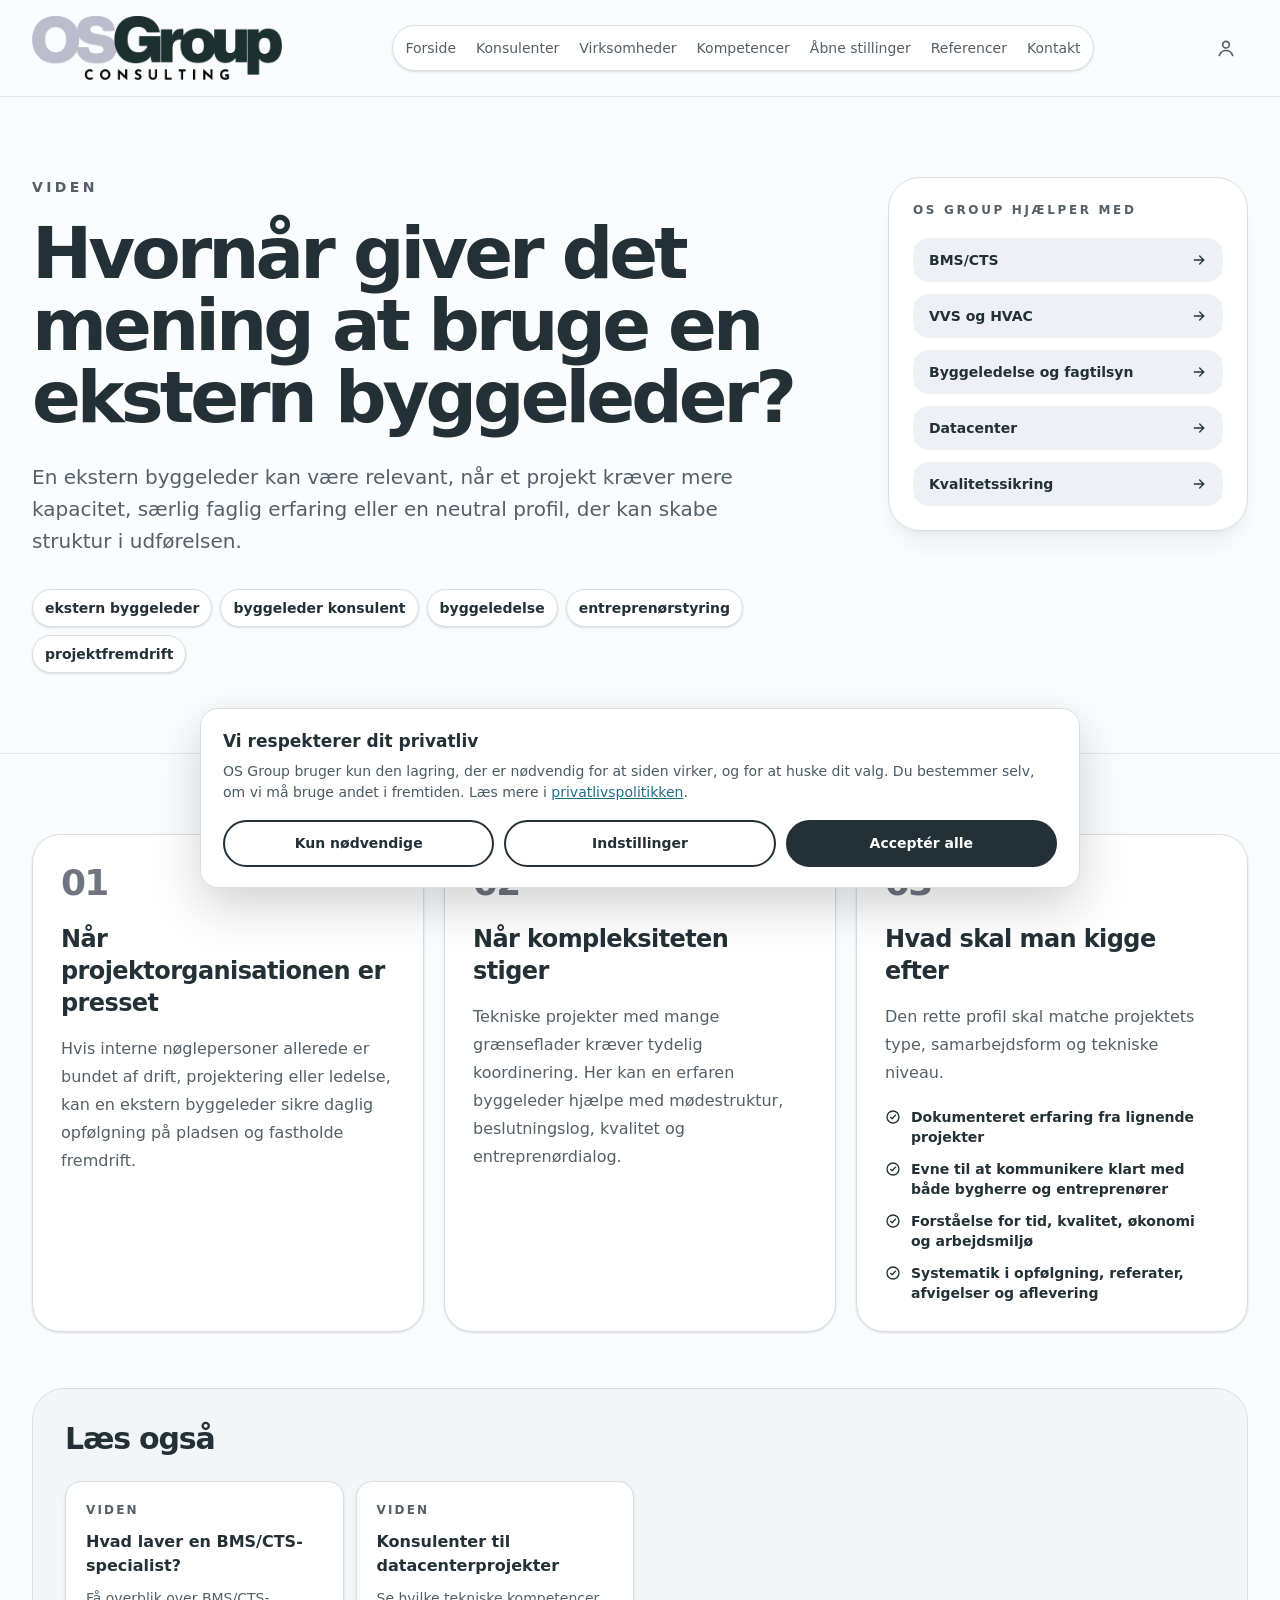
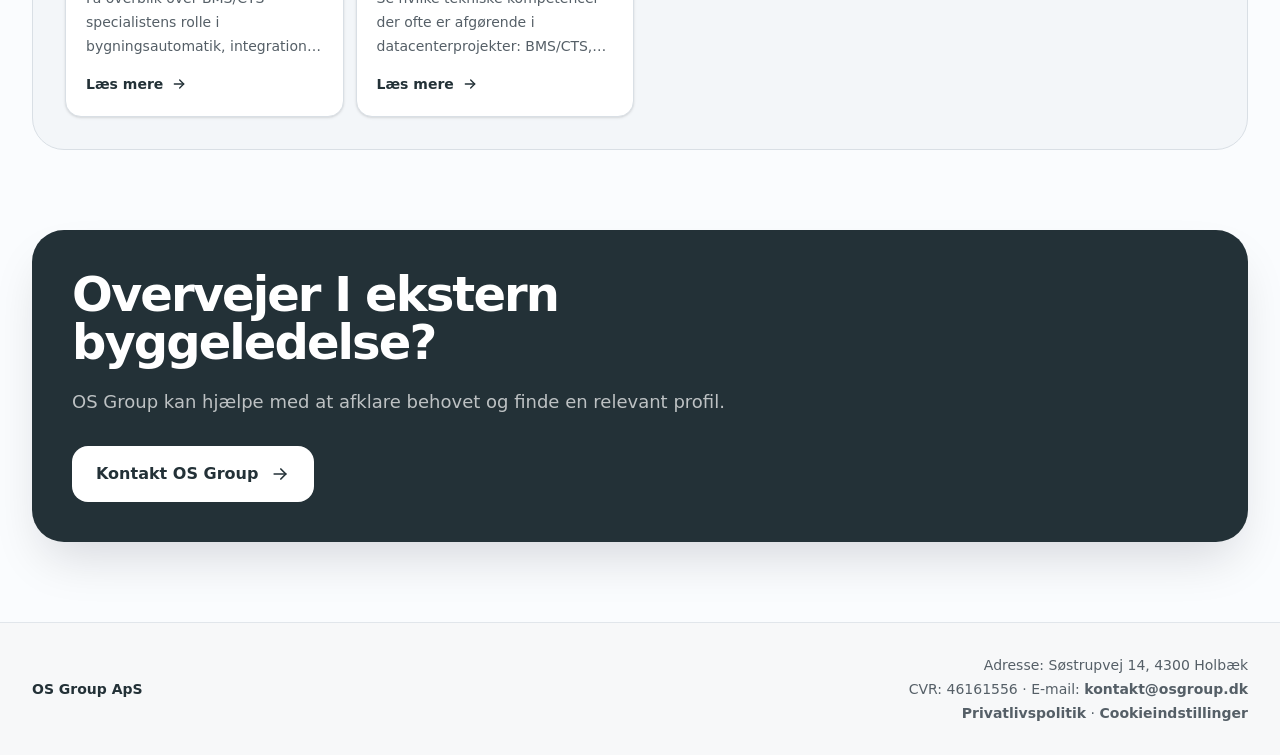
<file: viden/ekstern-byggeleder/index.html>
<!DOCTYPE html>
<html lang="da"><head>
    

    

    <meta charset="UTF-8">
    <link rel="icon" type="image/png" href="/favicon.png">
    <link rel="apple-touch-icon" href="/favicon.png">
    <meta name="viewport" content="width=device-width, initial-scale=1.0">
    <!-- Keep the public brand palette consistent, including on phones in dark mode. -->
    <meta name="color-scheme" content="light">
    <meta name="description" content="Læs hvornår en ekstern byggeleder kan styrke fremdrift, kvalitet, entreprenørstyring og koordinering i bygge- og anlægsprojekter.">
    <meta property="og:title" content="Hvornår skal man bruge en ekstern byggeleder? | OS Group">
    <meta property="og:description" content="Læs hvornår en ekstern byggeleder kan styrke fremdrift, kvalitet, entreprenørstyring og koordinering i bygge- og anlægsprojekter.">
    <meta property="og:type" content="website">
    <meta property="og:url" content="https://www.osgroup.dk/viden/ekstern-byggeleder">
    <meta property="og:image" content="https://www.osgroup.dk/og-image.jpg">
    <meta name="twitter:card" content="summary_large_image">
    <meta name="twitter:title" content="Hvornår skal man bruge en ekstern byggeleder? | OS Group">
    <meta name="twitter:description" content="Læs hvornår en ekstern byggeleder kan styrke fremdrift, kvalitet, entreprenørstyring og koordinering i bygge- og anlægsprojekter.">
    <meta name="twitter:image" content="https://www.osgroup.dk/og-image.jpg">
    <title>Hvornår skal man bruge en ekstern byggeleder? | OS Group</title>
  <link rel="stylesheet" href="/styles.css"><link rel="canonical" href="https://www.osgroup.dk/viden/ekstern-byggeleder"></head>
  <body>
    <div id="root"><main class="min-h-screen overflow-hidden bg-background text-foreground"><header class="sticky top-0 z-30 border-b border-border/70 bg-background/92 backdrop-blur-xl"><div class="mx-auto flex max-w-[90rem] items-center justify-between gap-4 px-3 py-4 sm:px-6 lg:flex-wrap lg:gap-x-4 lg:gap-y-3 lg:px-8 xl:flex-nowrap"><a href="/" aria-label="OS Group forside" class="flex min-w-0 shrink-0 items-center"><img src="/logo.png" alt="OS Group" width="860" height="219" decoding="async" fetchpriority="high" class="h-16 w-auto max-w-[min(220px,calc(100vw-136px))] object-contain sm:h-20 sm:max-w-[300px] lg:h-16 lg:max-w-[250px] 2xl:h-20 2xl:max-w-[315px]"></a><nav aria-label="Hovedmenu" class="hidden items-center gap-1 rounded-full border border-border bg-card p-1 text-sm text-muted-foreground shadow-sm lg:order-3 lg:flex lg:w-full lg:justify-center xl:order-none xl:w-auto"><a href="/" class="whitespace-nowrap rounded-full px-3 py-2 transition hover:bg-secondary hover:text-foreground xl:px-2 2xl:px-3">Forside</a><a href="/for-konsulenter" class="whitespace-nowrap rounded-full px-3 py-2 transition hover:bg-secondary hover:text-foreground xl:px-2 2xl:px-3">Konsulenter</a><a href="/for-virksomheder" class="whitespace-nowrap rounded-full px-3 py-2 transition hover:bg-secondary hover:text-foreground xl:px-2 2xl:px-3">Virksomheder</a><a href="/kompetencer" class="whitespace-nowrap rounded-full px-3 py-2 transition hover:bg-secondary hover:text-foreground xl:px-2 2xl:px-3">Kompetencer</a><a href="/aabne-stillinger" class="whitespace-nowrap rounded-full px-3 py-2 transition hover:bg-secondary hover:text-foreground xl:px-2 2xl:px-3">Åbne stillinger</a><a href="/referencer" class="whitespace-nowrap rounded-full px-3 py-2 transition hover:bg-secondary hover:text-foreground xl:px-2 2xl:px-3">Referencer</a><a href="/#kontakt" class="whitespace-nowrap rounded-full px-3 py-2 transition hover:bg-secondary hover:text-foreground xl:px-2 2xl:px-3">Kontakt</a></nav><div class="flex shrink-0 items-center gap-2"><div aria-label="Language selector" class="hidden rounded-full border border-border bg-card p-1 text-xs font-bold shadow-sm sm:flex"><button type="button" class="rounded-full px-3 py-2 transition bg-[#233137] text-white">🇩🇰 DA</button><button type="button" class="rounded-full px-3 py-2 transition text-muted-foreground hover:text-foreground">🇬🇧 EN</button></div><button type="button" aria-label="Åbn menu" aria-expanded="false" class="inline-flex h-11 w-11 items-center justify-center rounded-full border border-border bg-card text-[#233137] shadow-sm transition hover:bg-secondary lg:hidden dark:text-foreground"><svg viewBox="0 0 24 24" fill="none" stroke="currentColor" stroke-width="2" stroke-linecap="round" stroke-linejoin="round" aria-hidden="true" class="h-5 w-5"><path d="M4 7h16"></path><path d="M4 12h16"></path><path d="M4 17h16"></path></svg></button><a href="https://udbud.osgroup.dk" aria-label="Log ind på OS Group Udbudsportal" title="Log ind på OS Group Udbudsportal" class="inline-flex h-11 w-11 shrink-0 items-center justify-center rounded-full text-muted-foreground transition hover:bg-secondary hover:text-foreground focus-visible:outline-none focus-visible:ring-2 focus-visible:ring-ring focus-visible:ring-offset-2"><svg viewBox="0 0 24 24" fill="none" stroke="currentColor" stroke-width="2" stroke-linecap="round" stroke-linejoin="round" aria-hidden="true" class="h-5 w-5"><circle cx="12" cy="8" r="4"></circle><path d="M4 21c1.5-4 4.5-6 8-6s6.5 2 8 6"></path></svg></a></div></div></header><section class="relative border-b border-border/70"><div class="absolute inset-x-0 top-0 -z-10 h-[560px] bg-[radial-gradient(circle_at_top_right,rgba(183,186,197,0.24),transparent_34%),linear-gradient(180deg,rgba(247,248,249,0.95),rgba(255,255,255,0))] dark:bg-[radial-gradient(circle_at_top_right,rgba(183,186,197,0.12),transparent_34%),linear-gradient(180deg,rgba(36,49,55,0.38),rgba(10,14,16,0))]"></div><div class="mx-auto grid max-w-7xl gap-8 px-5 py-14 sm:px-8 sm:py-20 lg:grid-cols-[1fr_360px] lg:items-start"><div><p class="text-sm font-black uppercase tracking-[0.24em] text-muted-foreground">Viden</p><h1 class="mt-5 max-w-5xl text-4xl font-black tracking-[-0.055em] text-[#233137] sm:text-6xl lg:text-7xl dark:text-foreground">Hvornår giver det mening at bruge en ekstern byggeleder?</h1><p class="mt-7 max-w-3xl text-lg leading-8 text-muted-foreground sm:text-xl">En ekstern byggeleder kan være relevant, når et projekt kræver mere kapacitet, særlig faglig erfaring eller en neutral profil, der kan skabe struktur i udførelsen.</p><div class="mt-8 flex flex-wrap gap-2"><span class="rounded-full border border-border bg-card px-3 py-2 text-sm font-bold text-[#233137] shadow-sm dark:text-foreground">ekstern byggeleder</span><span class="rounded-full border border-border bg-card px-3 py-2 text-sm font-bold text-[#233137] shadow-sm dark:text-foreground">byggeleder konsulent</span><span class="rounded-full border border-border bg-card px-3 py-2 text-sm font-bold text-[#233137] shadow-sm dark:text-foreground">byggeledelse</span><span class="rounded-full border border-border bg-card px-3 py-2 text-sm font-bold text-[#233137] shadow-sm dark:text-foreground">entreprenørstyring</span><span class="rounded-full border border-border bg-card px-3 py-2 text-sm font-bold text-[#233137] shadow-sm dark:text-foreground">projektfremdrift</span></div></div><aside class="rounded-[2rem] border border-border bg-card p-6 shadow-xl shadow-slate-950/5"><p class="text-xs font-black uppercase tracking-[0.22em] text-muted-foreground">OS Group hjælper med</p><div class="mt-5 space-y-3"><a href="/kompetencer/bms-cts" class="group flex items-center justify-between gap-3 rounded-2xl bg-secondary px-4 py-3 text-sm font-black text-[#233137] transition hover:-translate-y-0.5 hover:shadow-md dark:text-foreground"><span>BMS/CTS</span><svg viewBox="0 0 24 24" fill="none" stroke="currentColor" stroke-width="2" stroke-linecap="round" stroke-linejoin="round" aria-hidden="true" class="h-4 w-4 transition group-hover:translate-x-1"><path d="M5 12h14"></path><path d="m13 6 6 6-6 6"></path></svg></a><a href="/kompetencer/vvs-hvac" class="group flex items-center justify-between gap-3 rounded-2xl bg-secondary px-4 py-3 text-sm font-black text-[#233137] transition hover:-translate-y-0.5 hover:shadow-md dark:text-foreground"><span>VVS og HVAC</span><svg viewBox="0 0 24 24" fill="none" stroke="currentColor" stroke-width="2" stroke-linecap="round" stroke-linejoin="round" aria-hidden="true" class="h-4 w-4 transition group-hover:translate-x-1"><path d="M5 12h14"></path><path d="m13 6 6 6-6 6"></path></svg></a><a href="/kompetencer/byggeledelse-fagtilsyn" class="group flex items-center justify-between gap-3 rounded-2xl bg-secondary px-4 py-3 text-sm font-black text-[#233137] transition hover:-translate-y-0.5 hover:shadow-md dark:text-foreground"><span>Byggeledelse og fagtilsyn</span><svg viewBox="0 0 24 24" fill="none" stroke="currentColor" stroke-width="2" stroke-linecap="round" stroke-linejoin="round" aria-hidden="true" class="h-4 w-4 transition group-hover:translate-x-1"><path d="M5 12h14"></path><path d="m13 6 6 6-6 6"></path></svg></a><a href="/kompetencer/datacenter" class="group flex items-center justify-between gap-3 rounded-2xl bg-secondary px-4 py-3 text-sm font-black text-[#233137] transition hover:-translate-y-0.5 hover:shadow-md dark:text-foreground"><span>Datacenter</span><svg viewBox="0 0 24 24" fill="none" stroke="currentColor" stroke-width="2" stroke-linecap="round" stroke-linejoin="round" aria-hidden="true" class="h-4 w-4 transition group-hover:translate-x-1"><path d="M5 12h14"></path><path d="m13 6 6 6-6 6"></path></svg></a><a href="/kompetencer/kvalitetssikring" class="group flex items-center justify-between gap-3 rounded-2xl bg-secondary px-4 py-3 text-sm font-black text-[#233137] transition hover:-translate-y-0.5 hover:shadow-md dark:text-foreground"><span>Kvalitetssikring</span><svg viewBox="0 0 24 24" fill="none" stroke="currentColor" stroke-width="2" stroke-linecap="round" stroke-linejoin="round" aria-hidden="true" class="h-4 w-4 transition group-hover:translate-x-1"><path d="M5 12h14"></path><path d="m13 6 6 6-6 6"></path></svg></a></div></aside></div></section><section class="mx-auto max-w-7xl px-5 py-14 sm:px-8 sm:py-20"><div class="grid gap-5 lg:grid-cols-3"><article class="rounded-[1.75rem] border border-border bg-card p-7 shadow-sm"><div class="text-4xl font-black tracking-tighter text-[#6f7480]">01</div><h2 class="mt-5 text-2xl font-black tracking-tight text-[#233137] dark:text-foreground">Når projektorganisationen er presset</h2><p class="mt-4 leading-7 text-muted-foreground">Hvis interne nøglepersoner allerede er bundet af drift, projektering eller ledelse, kan en ekstern byggeleder sikre daglig opfølgning på pladsen og fastholde fremdrift.</p></article><article class="rounded-[1.75rem] border border-border bg-card p-7 shadow-sm"><div class="text-4xl font-black tracking-tighter text-[#6f7480]">02</div><h2 class="mt-5 text-2xl font-black tracking-tight text-[#233137] dark:text-foreground">Når kompleksiteten stiger</h2><p class="mt-4 leading-7 text-muted-foreground">Tekniske projekter med mange grænseflader kræver tydelig koordinering. Her kan en erfaren byggeleder hjælpe med mødestruktur, beslutningslog, kvalitet og entreprenørdialog.</p></article><article class="rounded-[1.75rem] border border-border bg-card p-7 shadow-sm"><div class="text-4xl font-black tracking-tighter text-[#6f7480]">03</div><h2 class="mt-5 text-2xl font-black tracking-tight text-[#233137] dark:text-foreground">Hvad skal man kigge efter</h2><p class="mt-4 leading-7 text-muted-foreground">Den rette profil skal matche projektets type, samarbejdsform og tekniske niveau.</p><ul class="mt-5 space-y-3 text-sm font-bold text-[#233137] dark:text-foreground"><li class="flex gap-2.5"><svg viewBox="0 0 24 24" fill="none" stroke="currentColor" stroke-width="2" stroke-linecap="round" stroke-linejoin="round" aria-hidden="true" class="mt-0.5 h-4 w-4 shrink-0"><circle cx="12" cy="12" r="9"></circle><path d="m8.5 12.5 2.2 2.2 4.8-5.4"></path></svg><span>Dokumenteret erfaring fra lignende projekter</span></li><li class="flex gap-2.5"><svg viewBox="0 0 24 24" fill="none" stroke="currentColor" stroke-width="2" stroke-linecap="round" stroke-linejoin="round" aria-hidden="true" class="mt-0.5 h-4 w-4 shrink-0"><circle cx="12" cy="12" r="9"></circle><path d="m8.5 12.5 2.2 2.2 4.8-5.4"></path></svg><span>Evne til at kommunikere klart med både bygherre og entreprenører</span></li><li class="flex gap-2.5"><svg viewBox="0 0 24 24" fill="none" stroke="currentColor" stroke-width="2" stroke-linecap="round" stroke-linejoin="round" aria-hidden="true" class="mt-0.5 h-4 w-4 shrink-0"><circle cx="12" cy="12" r="9"></circle><path d="m8.5 12.5 2.2 2.2 4.8-5.4"></path></svg><span>Forståelse for tid, kvalitet, økonomi og arbejdsmiljø</span></li><li class="flex gap-2.5"><svg viewBox="0 0 24 24" fill="none" stroke="currentColor" stroke-width="2" stroke-linecap="round" stroke-linejoin="round" aria-hidden="true" class="mt-0.5 h-4 w-4 shrink-0"><circle cx="12" cy="12" r="9"></circle><path d="m8.5 12.5 2.2 2.2 4.8-5.4"></path></svg><span>Systematik i opfølgning, referater, afvigelser og aflevering</span></li></ul></article></div><div class="mt-14 rounded-[2rem] border border-border bg-secondary/50 p-6 sm:p-8"><h2 class="text-3xl font-black tracking-[-0.04em] text-[#233137] dark:text-foreground">Læs også</h2><div class="mt-6 grid gap-3 md:grid-cols-2 lg:grid-cols-4"><a href="/viden/bms-cts-specialist" class="group rounded-2xl border border-border bg-card p-5 shadow-sm transition hover:-translate-y-1 hover:shadow-xl"><p class="text-xs font-black uppercase tracking-[0.18em] text-muted-foreground">Viden</p><h3 class="mt-3 font-black text-[#233137] dark:text-foreground">Hvad laver en BMS/CTS-specialist?</h3><p class="mt-2 line-clamp-3 text-sm leading-6 text-muted-foreground">Få overblik over BMS/CTS-specialistens rolle i bygningsautomatik, integration, funktionsafprøvning, commissioning og drift.</p><span class="mt-4 inline-flex items-center gap-2 text-sm font-black text-[#233137] dark:text-foreground">Læs mere <svg viewBox="0 0 24 24" fill="none" stroke="currentColor" stroke-width="2" stroke-linecap="round" stroke-linejoin="round" aria-hidden="true" class="h-4 w-4 transition group-hover:translate-x-1"><path d="M5 12h14"></path><path d="m13 6 6 6-6 6"></path></svg></span></a><a href="/viden/konsulenter-til-datacenterprojekter" class="group rounded-2xl border border-border bg-card p-5 shadow-sm transition hover:-translate-y-1 hover:shadow-xl"><p class="text-xs font-black uppercase tracking-[0.18em] text-muted-foreground">Viden</p><h3 class="mt-3 font-black text-[#233137] dark:text-foreground">Konsulenter til datacenterprojekter</h3><p class="mt-2 line-clamp-3 text-sm leading-6 text-muted-foreground">Se hvilke tekniske kompetencer der ofte er afgørende i datacenterprojekter: BMS/CTS, HVAC, VVS, kvalitetssikring, dokumentation og byggeledelse.</p><span class="mt-4 inline-flex items-center gap-2 text-sm font-black text-[#233137] dark:text-foreground">Læs mere <svg viewBox="0 0 24 24" fill="none" stroke="currentColor" stroke-width="2" stroke-linecap="round" stroke-linejoin="round" aria-hidden="true" class="h-4 w-4 transition group-hover:translate-x-1"><path d="M5 12h14"></path><path d="m13 6 6 6-6 6"></path></svg></span></a></div></div></section><section class="px-5 pb-14 sm:px-8 sm:pb-20"><div class="mx-auto max-w-7xl overflow-hidden rounded-[2rem] bg-[#233137] p-8 text-white shadow-2xl shadow-slate-950/15 sm:p-10"><h2 class="max-w-3xl text-3xl font-black tracking-[-0.04em] sm:text-5xl">Overvejer I ekstern byggeledelse?</h2><p class="mt-5 max-w-2xl text-lg leading-8 text-white/70">OS Group kan hjælpe med at afklare behovet og finde en relevant profil.</p><a href="mailto:kontakt@osgroup.dk?subject=Kontakt%20OSGroup%20Consulting" class="mt-7 inline-flex items-center justify-center gap-3 rounded-2xl bg-white px-6 py-4 font-black text-[#233137] transition hover:-translate-y-1 hover:shadow-xl">Kontakt OS Group<svg viewBox="0 0 24 24" fill="none" stroke="currentColor" stroke-width="2" stroke-linecap="round" stroke-linejoin="round" aria-hidden="true" class="h-5 w-5"><path d="M5 12h14"></path><path d="m13 6 6 6-6 6"></path></svg></a></div></section><footer class="border-t border-border/70 bg-[#f7f8f9] px-5 py-8 text-sm text-muted-foreground sm:px-8 dark:bg-card/30"><div class="mx-auto flex max-w-7xl flex-col gap-3 sm:flex-row sm:items-center sm:justify-between"><p class="font-black text-[#233137] dark:text-foreground">OS Group ApS</p><div class="flex flex-col gap-1 sm:items-end"><p>Adresse: Søstrupvej 14, 4300 Holbæk</p><p>CVR: 46161556 · E-mail: <a href="mailto:kontakt@osgroup.dk" class="font-bold underline-offset-4 hover:underline">kontakt@osgroup.dk</a></p></div></div></footer><aside role="dialog" aria-label="Cookieindstillinger" class="fixed inset-x-3 bottom-3 z-50 mx-auto max-w-4xl rounded-[1.5rem] border border-border bg-card p-4 shadow-2xl shadow-slate-950/20 sm:bottom-5 sm:p-5"><div class="grid gap-4 sm:grid-cols-[1fr_auto] sm:items-center"><div><h2 class="text-base font-black text-[#233137] dark:text-foreground">Vi bruger cookies</h2><p class="mt-1 text-sm leading-6 text-muted-foreground">Vi bruger nødvendige cookies for at få hjemmesiden til at fungere. Med dit samtykke kan vi også bruge cookies til statistik og forbedring af siden.</p></div><div class="grid gap-2 sm:grid-cols-2"><button type="button" class="min-h-11 rounded-2xl border border-border bg-background px-4 text-sm font-black transition hover:bg-secondary">Kun nødvendige</button><button type="button" class="min-h-11 rounded-2xl bg-[#233137] px-4 text-sm font-black text-white transition hover:-translate-y-0.5 hover:shadow-lg">Accepter alle</button></div></div></aside></main></div>
    
  

<script src="/site.js"></script></body></html>
</file>
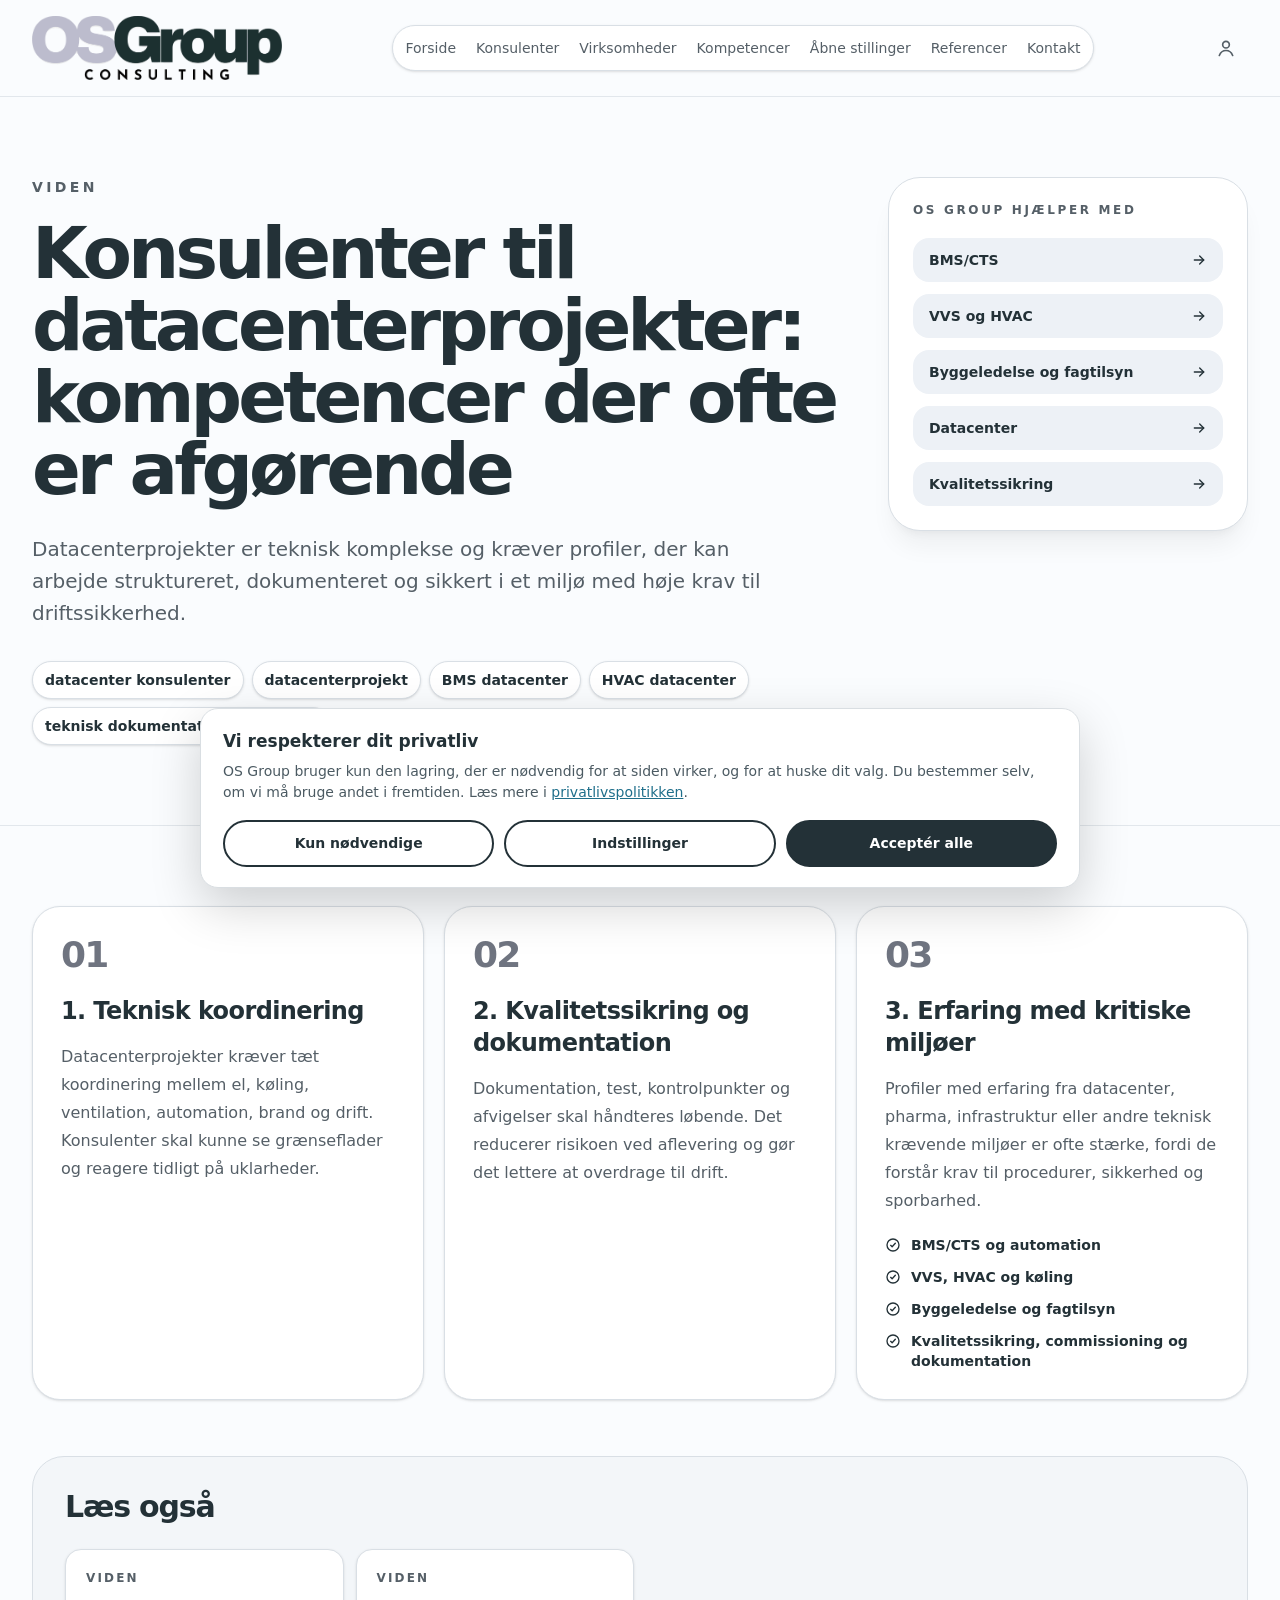
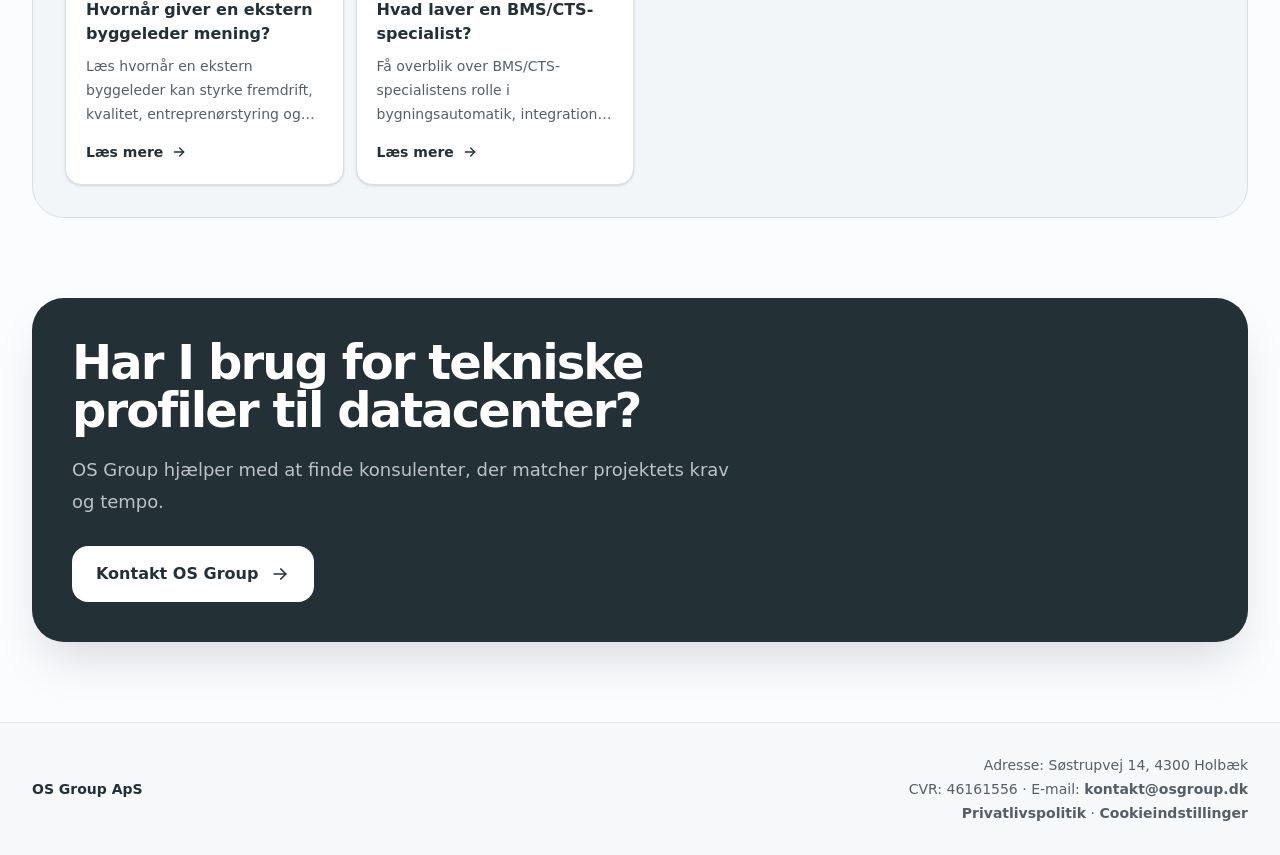
<file: viden/konsulenter-til-datacenterprojekter/index.html>
<!DOCTYPE html>
<html lang="da"><head>
    

    

    <meta charset="UTF-8">
    <link rel="icon" type="image/png" href="/favicon.png">
    <link rel="apple-touch-icon" href="/favicon.png">
    <meta name="viewport" content="width=device-width, initial-scale=1.0">
    <!-- Keep the public brand palette consistent, including on phones in dark mode. -->
    <meta name="color-scheme" content="light">
    <meta name="description" content="Se hvilke tekniske kompetencer der ofte er afgørende i datacenterprojekter: BMS/CTS, HVAC, VVS, kvalitetssikring, dokumentation og byggeledelse.">
    <meta property="og:title" content="Konsulenter til datacenterprojekter: kompetencer der er afgørende">
    <meta property="og:description" content="Se hvilke tekniske kompetencer der ofte er afgørende i datacenterprojekter: BMS/CTS, HVAC, VVS, kvalitetssikring, dokumentation og byggeledelse.">
    <meta property="og:type" content="website">
    <meta property="og:url" content="https://www.osgroup.dk/viden/konsulenter-til-datacenterprojekter">
    <meta property="og:image" content="https://www.osgroup.dk/og-image.jpg">
    <meta name="twitter:card" content="summary_large_image">
    <meta name="twitter:title" content="Konsulenter til datacenterprojekter: kompetencer der er afgørende">
    <meta name="twitter:description" content="Se hvilke tekniske kompetencer der ofte er afgørende i datacenterprojekter: BMS/CTS, HVAC, VVS, kvalitetssikring, dokumentation og byggeledelse.">
    <meta name="twitter:image" content="https://www.osgroup.dk/og-image.jpg">
    <title>Konsulenter til datacenterprojekter: kompetencer der er afgørende</title>
  <link rel="stylesheet" href="/styles.css"><link rel="canonical" href="https://www.osgroup.dk/viden/konsulenter-til-datacenterprojekter"></head>
  <body>
    <div id="root"><main class="min-h-screen overflow-hidden bg-background text-foreground"><header class="sticky top-0 z-30 border-b border-border/70 bg-background/92 backdrop-blur-xl"><div class="mx-auto flex max-w-[90rem] items-center justify-between gap-4 px-3 py-4 sm:px-6 lg:flex-wrap lg:gap-x-4 lg:gap-y-3 lg:px-8 xl:flex-nowrap"><a href="/" aria-label="OS Group forside" class="flex min-w-0 shrink-0 items-center"><img src="/logo.png" alt="OS Group" width="860" height="219" decoding="async" fetchpriority="high" class="h-16 w-auto max-w-[min(220px,calc(100vw-136px))] object-contain sm:h-20 sm:max-w-[300px] lg:h-16 lg:max-w-[250px] 2xl:h-20 2xl:max-w-[315px]"></a><nav aria-label="Hovedmenu" class="hidden items-center gap-1 rounded-full border border-border bg-card p-1 text-sm text-muted-foreground shadow-sm lg:order-3 lg:flex lg:w-full lg:justify-center xl:order-none xl:w-auto"><a href="/" class="whitespace-nowrap rounded-full px-3 py-2 transition hover:bg-secondary hover:text-foreground xl:px-2 2xl:px-3">Forside</a><a href="/for-konsulenter" class="whitespace-nowrap rounded-full px-3 py-2 transition hover:bg-secondary hover:text-foreground xl:px-2 2xl:px-3">Konsulenter</a><a href="/for-virksomheder" class="whitespace-nowrap rounded-full px-3 py-2 transition hover:bg-secondary hover:text-foreground xl:px-2 2xl:px-3">Virksomheder</a><a href="/kompetencer" class="whitespace-nowrap rounded-full px-3 py-2 transition hover:bg-secondary hover:text-foreground xl:px-2 2xl:px-3">Kompetencer</a><a href="/aabne-stillinger" class="whitespace-nowrap rounded-full px-3 py-2 transition hover:bg-secondary hover:text-foreground xl:px-2 2xl:px-3">Åbne stillinger</a><a href="/referencer" class="whitespace-nowrap rounded-full px-3 py-2 transition hover:bg-secondary hover:text-foreground xl:px-2 2xl:px-3">Referencer</a><a href="/#kontakt" class="whitespace-nowrap rounded-full px-3 py-2 transition hover:bg-secondary hover:text-foreground xl:px-2 2xl:px-3">Kontakt</a></nav><div class="flex shrink-0 items-center gap-2"><div aria-label="Language selector" class="hidden rounded-full border border-border bg-card p-1 text-xs font-bold shadow-sm sm:flex"><button type="button" class="rounded-full px-3 py-2 transition bg-[#233137] text-white">🇩🇰 DA</button><button type="button" class="rounded-full px-3 py-2 transition text-muted-foreground hover:text-foreground">🇬🇧 EN</button></div><button type="button" aria-label="Åbn menu" aria-expanded="false" class="inline-flex h-11 w-11 items-center justify-center rounded-full border border-border bg-card text-[#233137] shadow-sm transition hover:bg-secondary lg:hidden dark:text-foreground"><svg viewBox="0 0 24 24" fill="none" stroke="currentColor" stroke-width="2" stroke-linecap="round" stroke-linejoin="round" aria-hidden="true" class="h-5 w-5"><path d="M4 7h16"></path><path d="M4 12h16"></path><path d="M4 17h16"></path></svg></button><a href="https://udbud.osgroup.dk" aria-label="Log ind på OS Group Udbudsportal" title="Log ind på OS Group Udbudsportal" class="inline-flex h-11 w-11 shrink-0 items-center justify-center rounded-full text-muted-foreground transition hover:bg-secondary hover:text-foreground focus-visible:outline-none focus-visible:ring-2 focus-visible:ring-ring focus-visible:ring-offset-2"><svg viewBox="0 0 24 24" fill="none" stroke="currentColor" stroke-width="2" stroke-linecap="round" stroke-linejoin="round" aria-hidden="true" class="h-5 w-5"><circle cx="12" cy="8" r="4"></circle><path d="M4 21c1.5-4 4.5-6 8-6s6.5 2 8 6"></path></svg></a></div></div></header><section class="relative border-b border-border/70"><div class="absolute inset-x-0 top-0 -z-10 h-[560px] bg-[radial-gradient(circle_at_top_right,rgba(183,186,197,0.24),transparent_34%),linear-gradient(180deg,rgba(247,248,249,0.95),rgba(255,255,255,0))] dark:bg-[radial-gradient(circle_at_top_right,rgba(183,186,197,0.12),transparent_34%),linear-gradient(180deg,rgba(36,49,55,0.38),rgba(10,14,16,0))]"></div><div class="mx-auto grid max-w-7xl gap-8 px-5 py-14 sm:px-8 sm:py-20 lg:grid-cols-[1fr_360px] lg:items-start"><div><p class="text-sm font-black uppercase tracking-[0.24em] text-muted-foreground">Viden</p><h1 class="mt-5 max-w-5xl text-4xl font-black tracking-[-0.055em] text-[#233137] sm:text-6xl lg:text-7xl dark:text-foreground">Konsulenter til datacenterprojekter: kompetencer der ofte er afgørende</h1><p class="mt-7 max-w-3xl text-lg leading-8 text-muted-foreground sm:text-xl">Datacenterprojekter er teknisk komplekse og kræver profiler, der kan arbejde struktureret, dokumenteret og sikkert i et miljø med høje krav til driftssikkerhed.</p><div class="mt-8 flex flex-wrap gap-2"><span class="rounded-full border border-border bg-card px-3 py-2 text-sm font-bold text-[#233137] shadow-sm dark:text-foreground">datacenter konsulenter</span><span class="rounded-full border border-border bg-card px-3 py-2 text-sm font-bold text-[#233137] shadow-sm dark:text-foreground">datacenterprojekt</span><span class="rounded-full border border-border bg-card px-3 py-2 text-sm font-bold text-[#233137] shadow-sm dark:text-foreground">BMS datacenter</span><span class="rounded-full border border-border bg-card px-3 py-2 text-sm font-bold text-[#233137] shadow-sm dark:text-foreground">HVAC datacenter</span><span class="rounded-full border border-border bg-card px-3 py-2 text-sm font-bold text-[#233137] shadow-sm dark:text-foreground">teknisk dokumentation datacenter</span></div></div><aside class="rounded-[2rem] border border-border bg-card p-6 shadow-xl shadow-slate-950/5"><p class="text-xs font-black uppercase tracking-[0.22em] text-muted-foreground">OS Group hjælper med</p><div class="mt-5 space-y-3"><a href="/kompetencer/bms-cts" class="group flex items-center justify-between gap-3 rounded-2xl bg-secondary px-4 py-3 text-sm font-black text-[#233137] transition hover:-translate-y-0.5 hover:shadow-md dark:text-foreground"><span>BMS/CTS</span><svg viewBox="0 0 24 24" fill="none" stroke="currentColor" stroke-width="2" stroke-linecap="round" stroke-linejoin="round" aria-hidden="true" class="h-4 w-4 transition group-hover:translate-x-1"><path d="M5 12h14"></path><path d="m13 6 6 6-6 6"></path></svg></a><a href="/kompetencer/vvs-hvac" class="group flex items-center justify-between gap-3 rounded-2xl bg-secondary px-4 py-3 text-sm font-black text-[#233137] transition hover:-translate-y-0.5 hover:shadow-md dark:text-foreground"><span>VVS og HVAC</span><svg viewBox="0 0 24 24" fill="none" stroke="currentColor" stroke-width="2" stroke-linecap="round" stroke-linejoin="round" aria-hidden="true" class="h-4 w-4 transition group-hover:translate-x-1"><path d="M5 12h14"></path><path d="m13 6 6 6-6 6"></path></svg></a><a href="/kompetencer/byggeledelse-fagtilsyn" class="group flex items-center justify-between gap-3 rounded-2xl bg-secondary px-4 py-3 text-sm font-black text-[#233137] transition hover:-translate-y-0.5 hover:shadow-md dark:text-foreground"><span>Byggeledelse og fagtilsyn</span><svg viewBox="0 0 24 24" fill="none" stroke="currentColor" stroke-width="2" stroke-linecap="round" stroke-linejoin="round" aria-hidden="true" class="h-4 w-4 transition group-hover:translate-x-1"><path d="M5 12h14"></path><path d="m13 6 6 6-6 6"></path></svg></a><a href="/kompetencer/datacenter" class="group flex items-center justify-between gap-3 rounded-2xl bg-secondary px-4 py-3 text-sm font-black text-[#233137] transition hover:-translate-y-0.5 hover:shadow-md dark:text-foreground"><span>Datacenter</span><svg viewBox="0 0 24 24" fill="none" stroke="currentColor" stroke-width="2" stroke-linecap="round" stroke-linejoin="round" aria-hidden="true" class="h-4 w-4 transition group-hover:translate-x-1"><path d="M5 12h14"></path><path d="m13 6 6 6-6 6"></path></svg></a><a href="/kompetencer/kvalitetssikring" class="group flex items-center justify-between gap-3 rounded-2xl bg-secondary px-4 py-3 text-sm font-black text-[#233137] transition hover:-translate-y-0.5 hover:shadow-md dark:text-foreground"><span>Kvalitetssikring</span><svg viewBox="0 0 24 24" fill="none" stroke="currentColor" stroke-width="2" stroke-linecap="round" stroke-linejoin="round" aria-hidden="true" class="h-4 w-4 transition group-hover:translate-x-1"><path d="M5 12h14"></path><path d="m13 6 6 6-6 6"></path></svg></a></div></aside></div></section><section class="mx-auto max-w-7xl px-5 py-14 sm:px-8 sm:py-20"><div class="grid gap-5 lg:grid-cols-3"><article class="rounded-[1.75rem] border border-border bg-card p-7 shadow-sm"><div class="text-4xl font-black tracking-tighter text-[#6f7480]">01</div><h2 class="mt-5 text-2xl font-black tracking-tight text-[#233137] dark:text-foreground">1. Teknisk koordinering</h2><p class="mt-4 leading-7 text-muted-foreground">Datacenterprojekter kræver tæt koordinering mellem el, køling, ventilation, automation, brand og drift. Konsulenter skal kunne se grænseflader og reagere tidligt på uklarheder.</p></article><article class="rounded-[1.75rem] border border-border bg-card p-7 shadow-sm"><div class="text-4xl font-black tracking-tighter text-[#6f7480]">02</div><h2 class="mt-5 text-2xl font-black tracking-tight text-[#233137] dark:text-foreground">2. Kvalitetssikring og dokumentation</h2><p class="mt-4 leading-7 text-muted-foreground">Dokumentation, test, kontrolpunkter og afvigelser skal håndteres løbende. Det reducerer risikoen ved aflevering og gør det lettere at overdrage til drift.</p></article><article class="rounded-[1.75rem] border border-border bg-card p-7 shadow-sm"><div class="text-4xl font-black tracking-tighter text-[#6f7480]">03</div><h2 class="mt-5 text-2xl font-black tracking-tight text-[#233137] dark:text-foreground">3. Erfaring med kritiske miljøer</h2><p class="mt-4 leading-7 text-muted-foreground">Profiler med erfaring fra datacenter, pharma, infrastruktur eller andre teknisk krævende miljøer er ofte stærke, fordi de forstår krav til procedurer, sikkerhed og sporbarhed.</p><ul class="mt-5 space-y-3 text-sm font-bold text-[#233137] dark:text-foreground"><li class="flex gap-2.5"><svg viewBox="0 0 24 24" fill="none" stroke="currentColor" stroke-width="2" stroke-linecap="round" stroke-linejoin="round" aria-hidden="true" class="mt-0.5 h-4 w-4 shrink-0"><circle cx="12" cy="12" r="9"></circle><path d="m8.5 12.5 2.2 2.2 4.8-5.4"></path></svg><span>BMS/CTS og automation</span></li><li class="flex gap-2.5"><svg viewBox="0 0 24 24" fill="none" stroke="currentColor" stroke-width="2" stroke-linecap="round" stroke-linejoin="round" aria-hidden="true" class="mt-0.5 h-4 w-4 shrink-0"><circle cx="12" cy="12" r="9"></circle><path d="m8.5 12.5 2.2 2.2 4.8-5.4"></path></svg><span>VVS, HVAC og køling</span></li><li class="flex gap-2.5"><svg viewBox="0 0 24 24" fill="none" stroke="currentColor" stroke-width="2" stroke-linecap="round" stroke-linejoin="round" aria-hidden="true" class="mt-0.5 h-4 w-4 shrink-0"><circle cx="12" cy="12" r="9"></circle><path d="m8.5 12.5 2.2 2.2 4.8-5.4"></path></svg><span>Byggeledelse og fagtilsyn</span></li><li class="flex gap-2.5"><svg viewBox="0 0 24 24" fill="none" stroke="currentColor" stroke-width="2" stroke-linecap="round" stroke-linejoin="round" aria-hidden="true" class="mt-0.5 h-4 w-4 shrink-0"><circle cx="12" cy="12" r="9"></circle><path d="m8.5 12.5 2.2 2.2 4.8-5.4"></path></svg><span>Kvalitetssikring, commissioning og dokumentation</span></li></ul></article></div><div class="mt-14 rounded-[2rem] border border-border bg-secondary/50 p-6 sm:p-8"><h2 class="text-3xl font-black tracking-[-0.04em] text-[#233137] dark:text-foreground">Læs også</h2><div class="mt-6 grid gap-3 md:grid-cols-2 lg:grid-cols-4"><a href="/viden/ekstern-byggeleder" class="group rounded-2xl border border-border bg-card p-5 shadow-sm transition hover:-translate-y-1 hover:shadow-xl"><p class="text-xs font-black uppercase tracking-[0.18em] text-muted-foreground">Viden</p><h3 class="mt-3 font-black text-[#233137] dark:text-foreground">Hvornår giver en ekstern byggeleder mening?</h3><p class="mt-2 line-clamp-3 text-sm leading-6 text-muted-foreground">Læs hvornår en ekstern byggeleder kan styrke fremdrift, kvalitet, entreprenørstyring og koordinering i bygge- og anlægsprojekter.</p><span class="mt-4 inline-flex items-center gap-2 text-sm font-black text-[#233137] dark:text-foreground">Læs mere <svg viewBox="0 0 24 24" fill="none" stroke="currentColor" stroke-width="2" stroke-linecap="round" stroke-linejoin="round" aria-hidden="true" class="h-4 w-4 transition group-hover:translate-x-1"><path d="M5 12h14"></path><path d="m13 6 6 6-6 6"></path></svg></span></a><a href="/viden/bms-cts-specialist" class="group rounded-2xl border border-border bg-card p-5 shadow-sm transition hover:-translate-y-1 hover:shadow-xl"><p class="text-xs font-black uppercase tracking-[0.18em] text-muted-foreground">Viden</p><h3 class="mt-3 font-black text-[#233137] dark:text-foreground">Hvad laver en BMS/CTS-specialist?</h3><p class="mt-2 line-clamp-3 text-sm leading-6 text-muted-foreground">Få overblik over BMS/CTS-specialistens rolle i bygningsautomatik, integration, funktionsafprøvning, commissioning og drift.</p><span class="mt-4 inline-flex items-center gap-2 text-sm font-black text-[#233137] dark:text-foreground">Læs mere <svg viewBox="0 0 24 24" fill="none" stroke="currentColor" stroke-width="2" stroke-linecap="round" stroke-linejoin="round" aria-hidden="true" class="h-4 w-4 transition group-hover:translate-x-1"><path d="M5 12h14"></path><path d="m13 6 6 6-6 6"></path></svg></span></a></div></div></section><section class="px-5 pb-14 sm:px-8 sm:pb-20"><div class="mx-auto max-w-7xl overflow-hidden rounded-[2rem] bg-[#233137] p-8 text-white shadow-2xl shadow-slate-950/15 sm:p-10"><h2 class="max-w-3xl text-3xl font-black tracking-[-0.04em] sm:text-5xl">Har I brug for tekniske profiler til datacenter?</h2><p class="mt-5 max-w-2xl text-lg leading-8 text-white/70">OS Group hjælper med at finde konsulenter, der matcher projektets krav og tempo.</p><a href="mailto:kontakt@osgroup.dk?subject=Kontakt%20OSGroup%20Consulting" class="mt-7 inline-flex items-center justify-center gap-3 rounded-2xl bg-white px-6 py-4 font-black text-[#233137] transition hover:-translate-y-1 hover:shadow-xl">Kontakt OS Group<svg viewBox="0 0 24 24" fill="none" stroke="currentColor" stroke-width="2" stroke-linecap="round" stroke-linejoin="round" aria-hidden="true" class="h-5 w-5"><path d="M5 12h14"></path><path d="m13 6 6 6-6 6"></path></svg></a></div></section><footer class="border-t border-border/70 bg-[#f7f8f9] px-5 py-8 text-sm text-muted-foreground sm:px-8 dark:bg-card/30"><div class="mx-auto flex max-w-7xl flex-col gap-3 sm:flex-row sm:items-center sm:justify-between"><p class="font-black text-[#233137] dark:text-foreground">OS Group ApS</p><div class="flex flex-col gap-1 sm:items-end"><p>Adresse: Søstrupvej 14, 4300 Holbæk</p><p>CVR: 46161556 · E-mail: <a href="mailto:kontakt@osgroup.dk" class="font-bold underline-offset-4 hover:underline">kontakt@osgroup.dk</a></p></div></div></footer><aside role="dialog" aria-label="Cookieindstillinger" class="fixed inset-x-3 bottom-3 z-50 mx-auto max-w-4xl rounded-[1.5rem] border border-border bg-card p-4 shadow-2xl shadow-slate-950/20 sm:bottom-5 sm:p-5"><div class="grid gap-4 sm:grid-cols-[1fr_auto] sm:items-center"><div><h2 class="text-base font-black text-[#233137] dark:text-foreground">Vi bruger cookies</h2><p class="mt-1 text-sm leading-6 text-muted-foreground">Vi bruger nødvendige cookies for at få hjemmesiden til at fungere. Med dit samtykke kan vi også bruge cookies til statistik og forbedring af siden.</p></div><div class="grid gap-2 sm:grid-cols-2"><button type="button" class="min-h-11 rounded-2xl border border-border bg-background px-4 text-sm font-black transition hover:bg-secondary">Kun nødvendige</button><button type="button" class="min-h-11 rounded-2xl bg-[#233137] px-4 text-sm font-black text-white transition hover:-translate-y-0.5 hover:shadow-lg">Accepter alle</button></div></div></aside></main></div>
    
  

<script src="/site.js"></script></body></html>
</file>
